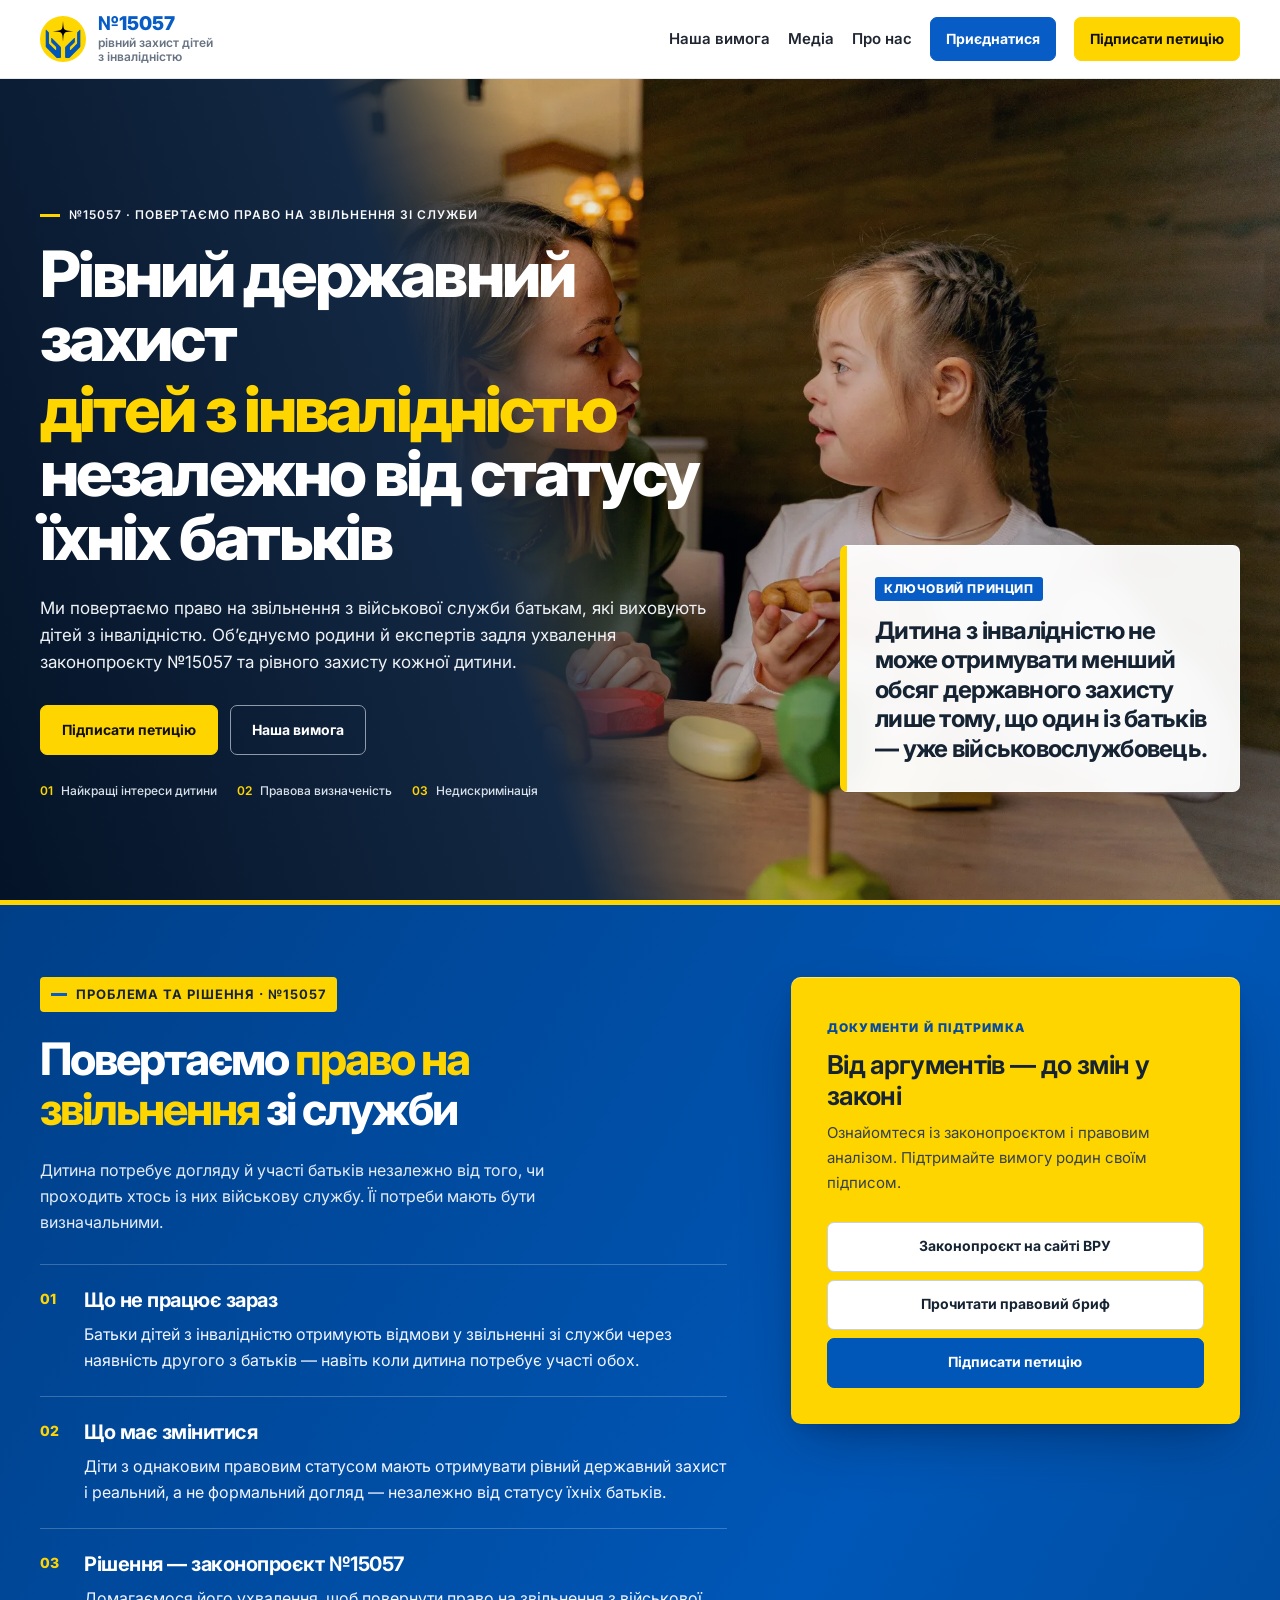
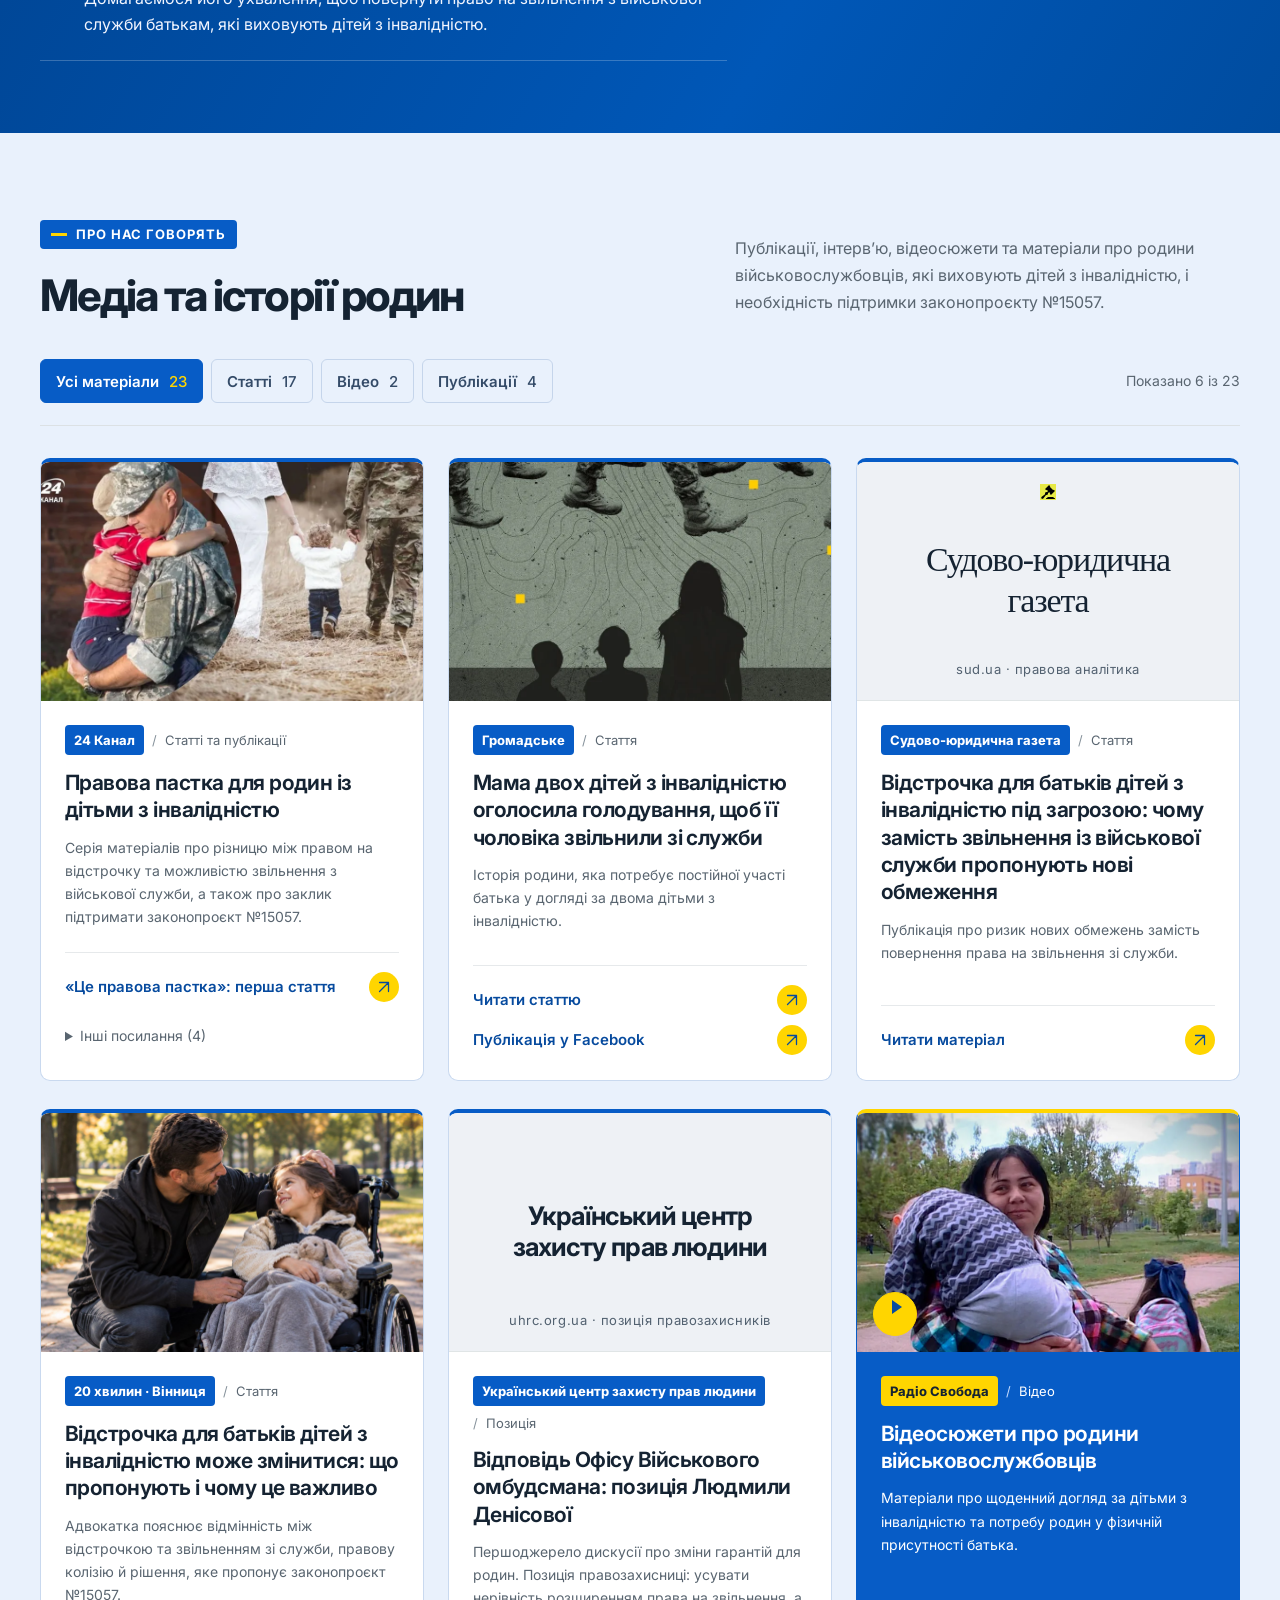
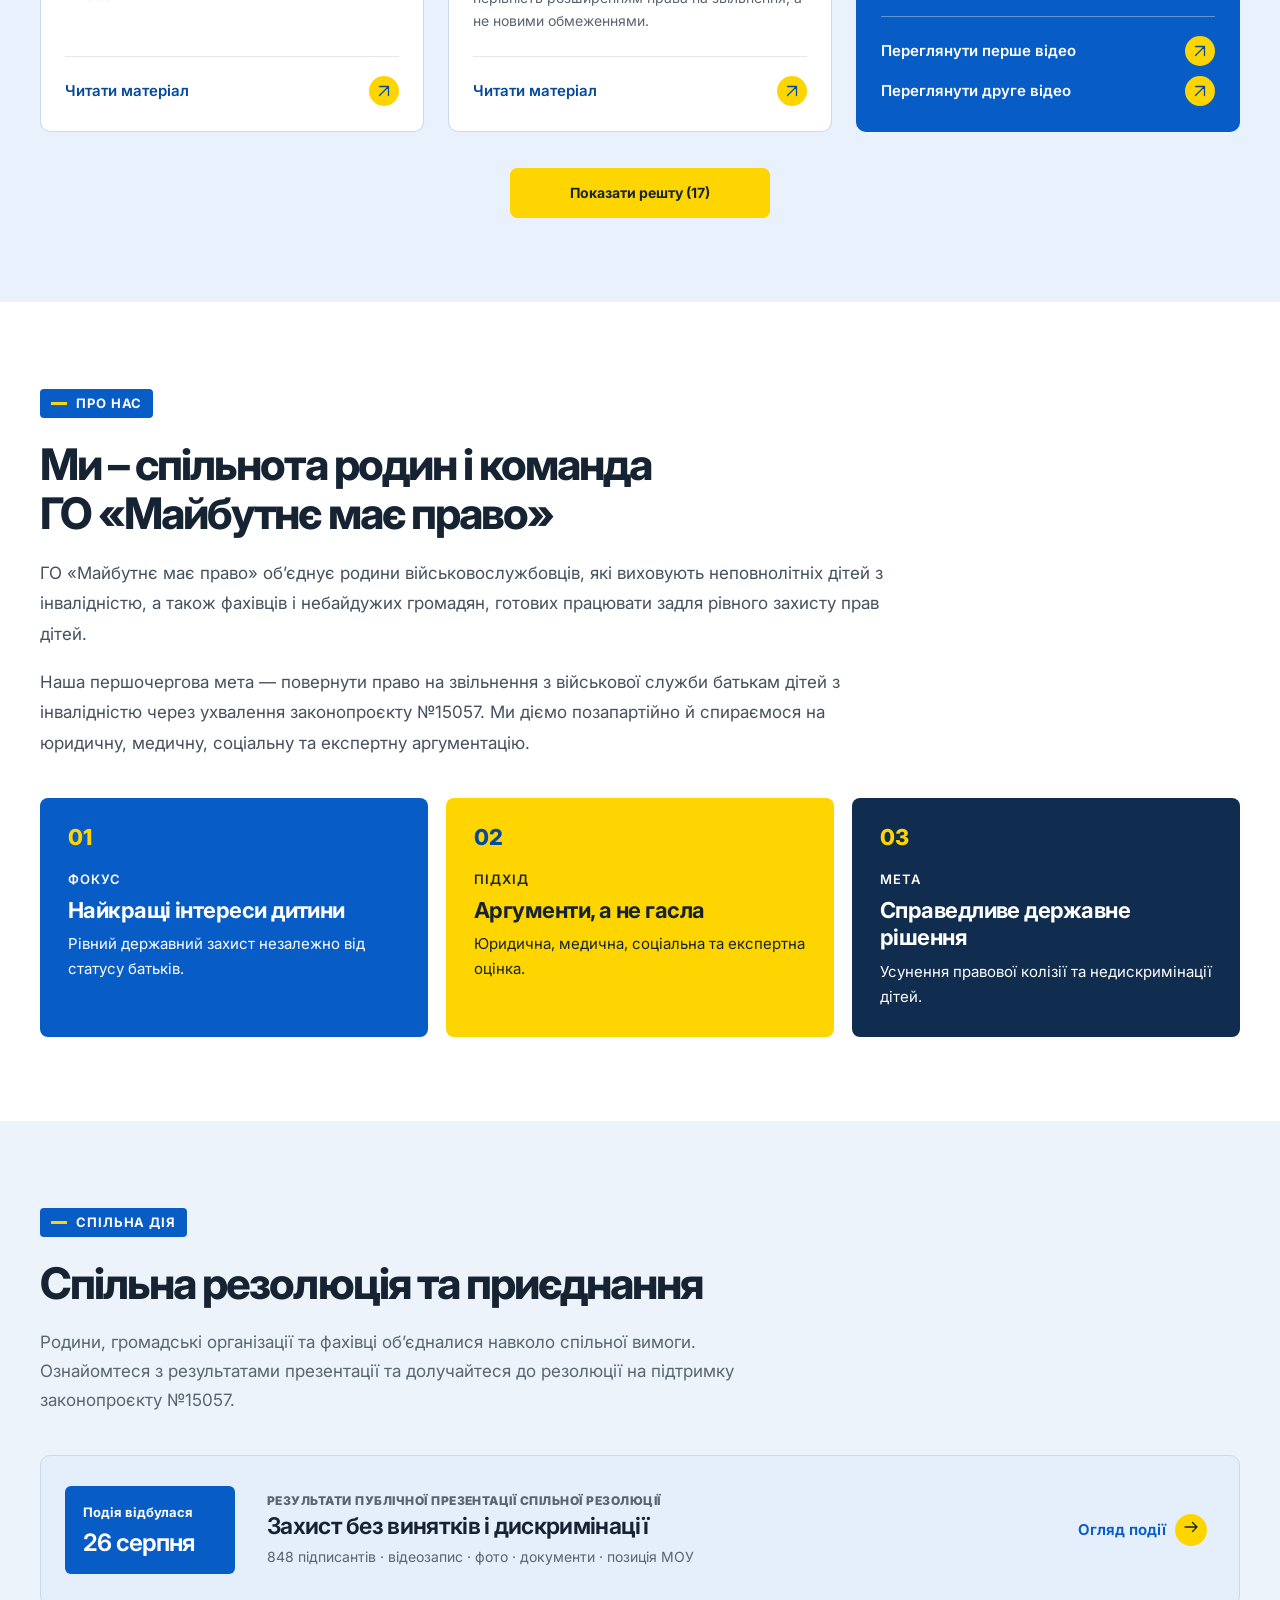
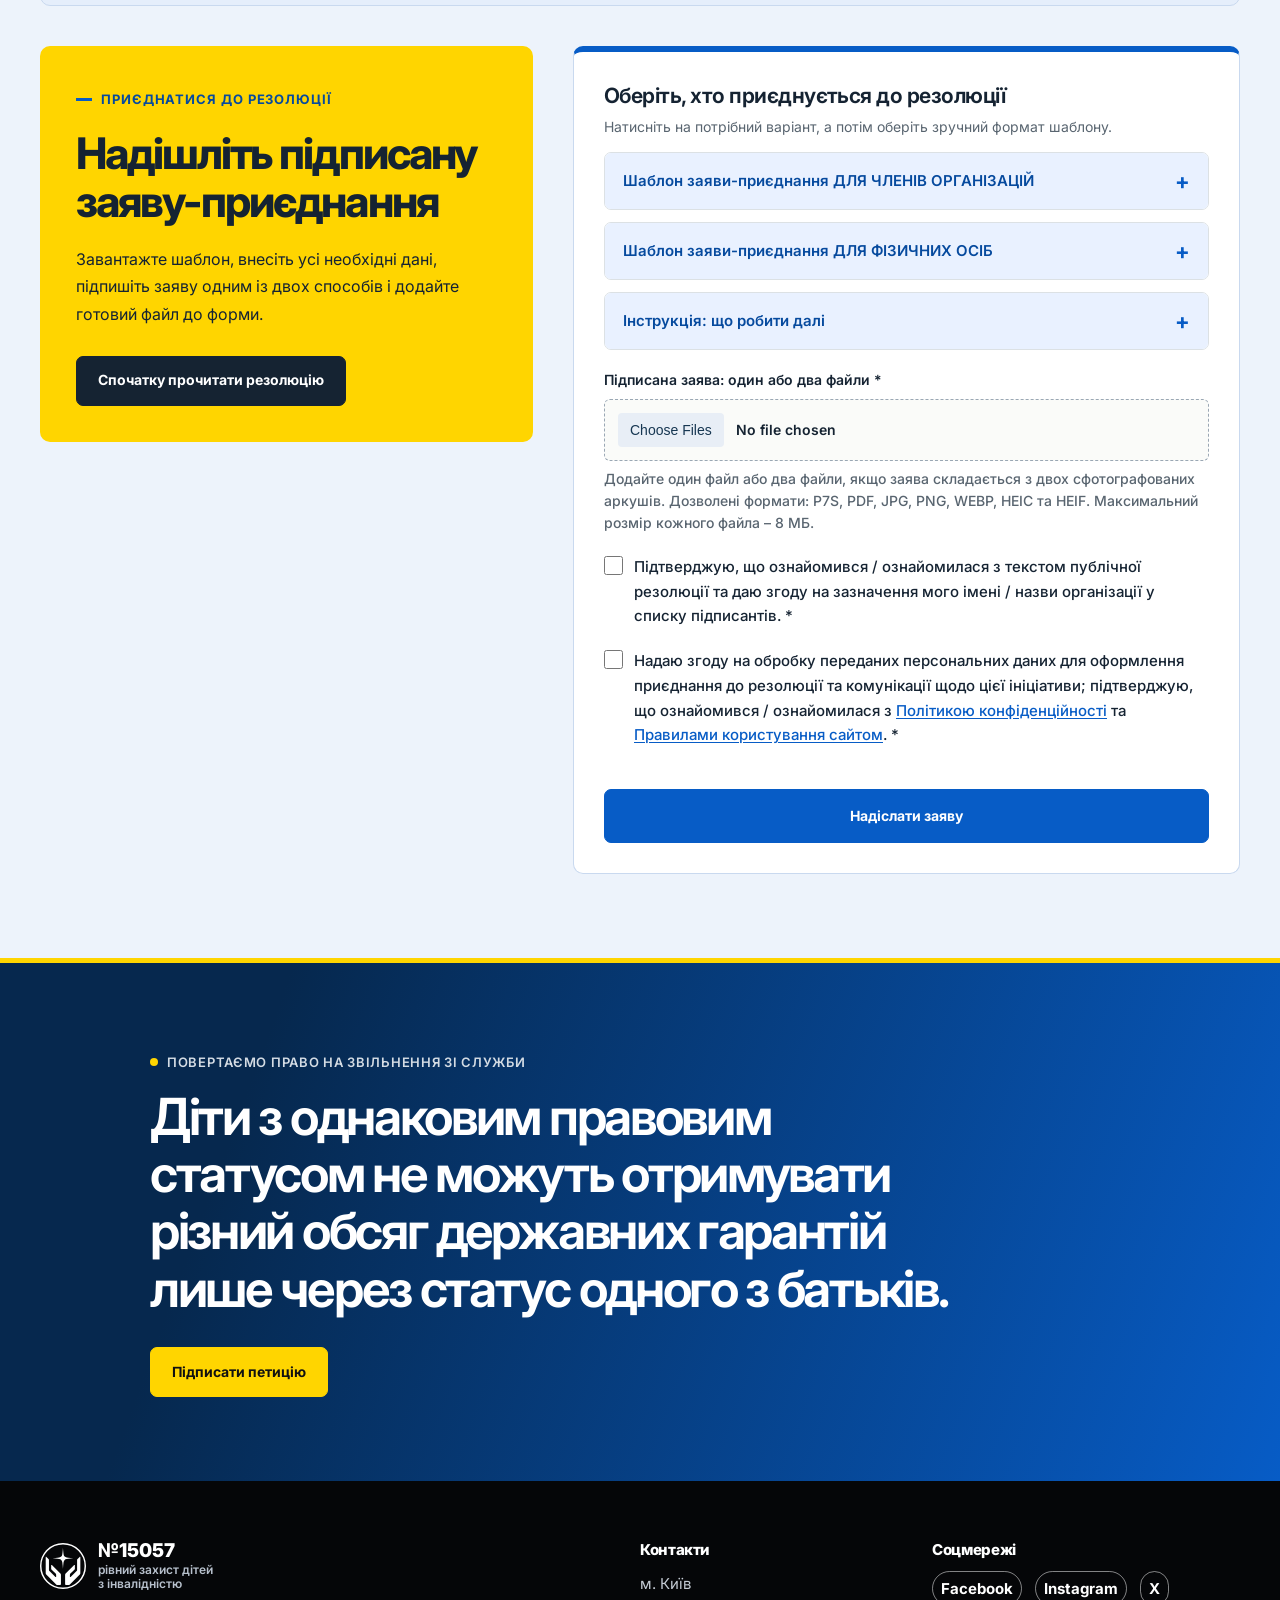
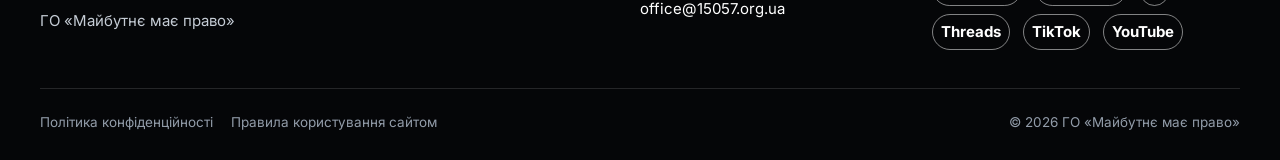
<file: index.html>
<!DOCTYPE html>

<html lang="uk">
<head>
<meta name="robots" content="noindex, nofollow">
<script defer src="/preview-mode.js"></script>
<meta charset="utf-8"/>
<meta content="width=device-width, initial-scale=1" name="viewport"/>
<title>Рівний захист дітей з інвалідністю | Законопроєкт №15057</title>
<meta content="Повертаємо право на звільнення з військової служби батькам дітей з інвалідністю. ГО «Майбутнє має право»: законопроєкт №15057, історії родин і способи підтримати ініціативу." name="description"/>

<meta content="#0e2038" name="theme-color"/>
<link href="https://15057.org.ua/" rel="canonical"/>
<meta content="uk_UA" property="og:locale"/>
<meta content="website" property="og:type"/>
<meta content="ГО «Майбутнє має право» · №15057" property="og:site_name"/>
<meta content="Рівний державний захист дітей з інвалідністю" property="og:title"/>
<meta content="Повертаємо право на звільнення зі служби батькам дітей з інвалідністю. Підтримайте законопроєкт №15057 та рівний захист дітей незалежно від статусу їхніх батьків." property="og:description"/>
<meta content="https://15057.org.ua/" property="og:url"/>
<meta content="https://15057.org.ua/assets/hero-family.webp" property="og:image"/>
<meta content="Рівний державний захист дітей з інвалідністю" property="og:image:alt"/>
<meta content="summary_large_image" name="twitter:card"/>
<meta content="Рівний державний захист дітей з інвалідністю" name="twitter:title"/>
<meta content="Повертаємо право на звільнення зі служби батькам дітей з інвалідністю. Ініціатива на підтримку законопроєкту №15057." name="twitter:description"/>
<meta content="https://15057.org.ua/assets/hero-family.webp" name="twitter:image"/>
  <meta name="facebook-domain-verification" content="3u1ors238sh7xvao89wrvj93m7zm26" />
<link rel="alternate" hreflang="uk" href="https://15057.org.ua/">
<link rel="alternate" hreflang="en" href="https://15057.org.ua/en/">
<link rel="alternate" hreflang="x-default" href="https://15057.org.ua/">
 <style>
    html {
      background: #ffffff;
    }

    body {
      opacity: 0;
      background: #ffffff;
    }

    body.page-ready {
      opacity: 1;
    }
  </style>

  <link rel="stylesheet" href="styles.css">
  <link rel="stylesheet" href="home-refined.css">

  <!-- Layout changes are scoped to this Ukrainian homepage only. -->
  <style id="homepage-structure">
    .home-refined #bill { position: relative; border-top: 5px solid var(--yellow); }
    .home-refined .section-anchor { position: absolute; top: 0; scroll-margin-top: var(--header-h); }
    .home-refined .campaign-layout { display: grid; grid-template-columns: minmax(0, 1.3fr) minmax(0, .85fr); gap: 64px; align-items: start; }
    .home-refined #bill .current-agenda-heading > p:last-of-type { margin-bottom: 28px; }
    .home-refined #bill .current-agenda-points article { grid-template-columns: 28px minmax(0, 1fr); gap: 8px 16px; padding: 22px 0; }
    .home-refined #bill .current-agenda-points p { grid-column: 2; color: #f1f5ff; }
    .home-refined #bill .current-agenda-points h3 { font-size: 20px; }
    .home-refined #bill :focus-visible { outline-color: var(--yellow); }
    .home-refined #bill .doc-card :focus-visible { outline-color: var(--blue-dark); }
    .home-refined #bill .doc-card { position: sticky; top: calc(var(--header-h) + 28px); }
    .home-refined .resolution-overview { margin-bottom: 32px; }
    .home-refined #join .event-banner { display: block; border: 1px solid #c9d9ef; border-radius: 10px; margin-bottom: 40px; padding: 20px 24px; }
    .home-refined #join .event-banner-inner { width: 100%; min-height: 100px; }
    .home-refined .form-section-intro h3 { max-width: 460px; margin: 0 0 20px; font-size: clamp(32px, 3.4vw, 46px); line-height: 1.12; font-weight: 750; letter-spacing: -.045em; text-wrap: balance; }
    @media (max-width: 1000px) {
      .home-refined .campaign-layout { grid-template-columns: 1fr; gap: 36px; }
      .home-refined #bill .doc-card { position: static; }
    }
    @media (max-width: 760px) {
      .home-refined #join .event-banner { padding: 20px; margin-bottom: 28px; }
      .home-refined #join .event-banner-inner { padding: 0; }
      .home-refined #bill .current-agenda-points h3 { font-size: 18px; }
      .home-refined .form-section-intro h3 { font-size: 34px; }
    }
  </style>


  <noscript>
    <style>
      body {
        opacity: 1 !important;
      }
    </style>
  </noscript>

  <script>
    window.addEventListener('load', function () {
      document.body.classList.add('page-ready');
    });
  </script>
<script defer="" src="script.js"></script>
<script defer src="home-refined.js"></script>
<link rel="icon" type="image/svg+xml" href="/assets/logo.svg">
</head>
<body class="home-refined">
<a class="skip-link" href="#main-content">Перейти до змісту</a>
<header class="site-header" id="top">
<div class="container nav-wrap">
<a aria-label="На початок сторінки" class="brand" href="#top">
<img alt="" src="assets/logo.svg"/>
<span><b>№15057</b><small>рівний захист дітей з інвалідністю</small></span>
</a>
<button aria-expanded="false" aria-label="Відкрити меню" class="nav-toggle" type="button">
<span></span><span></span><span></span>
</button>
<nav aria-label="Головна навігація" class="site-nav">
<a href="#bill">Наша вимога</a>
<a href="#media">Медіа</a>
<a href="#about">Про нас</a>
<a class="nav-cta nav-cta-primary" href="#join">Приєднатися</a>
<a class="nav-cta" href="https://petition.kmu.gov.ua/petitions/10608" target="_blank" rel="noopener">Підписати петицію</a>
</nav>
</div>
</header>
<main id="main-content">
<section class="hero section">
<div class="container hero-grid">
<div class="hero-copy">
<p class="eyebrow">№15057 · повертаємо право на звільнення зі служби</p>
<h1 class="hero-title">
<span class="hero-title-main">Рівний державний захист</span>
<span class="hero-title-accent"><mark>дітей з інвалідністю</mark> незалежно від статусу їхніх батьків</span>
</h1><figure class="hero-mobile-photo"><img alt="Доросла жінка спілкується з дитиною під час розвивального заняття" decoding="async" loading="eager" src="assets/hero-mobile-square.webp"/></figure>
<p class="lead">Ми повертаємо право на звільнення з військової служби батькам, які виховують дітей з інвалідністю. Об’єднуємо родини й експертів задля ухвалення законопроєкту №15057 та рівного захисту кожної дитини.</p>
<div class="hero-actions">
<a class="button primary" href="https://petition.kmu.gov.ua/petitions/10608" target="_blank" rel="noopener">Підписати петицію</a>
<a class="button secondary" href="#bill">Наша вимога</a>
</div>
<div aria-label="Ключові принципи" class="hero-principles">
<span><i>01</i> Найкращі інтереси дитини</span>
<span><i>02</i> Правова визначеність</span>
<span><i>03</i> Недискримінація</span>
</div>
</div>
<aside aria-label="Ключовий принцип" class="hero-visual">
<div class="hero-card">
<div class="hero-card-head">
<b>Ключовий принцип</b>
</div>
<blockquote>Дитина з інвалідністю не може отримувати менший обсяг державного захисту лише тому, що один із батьків — уже військовослужбовець.</blockquote>
</div>
</aside>
</div>
</section>
<section class="section current-agenda" id="bill" aria-labelledby="bill-title">
<span id="now" class="section-anchor" aria-hidden="true"></span>
<div class="container campaign-layout">
  <div class="current-agenda-heading">
    <p class="eyebrow">Проблема та рішення · №15057</p>
    <h2 id="bill-title">Повертаємо <mark>право на звільнення</mark> зі служби</h2>
    <p>Дитина потребує догляду й участі батьків незалежно від того, чи проходить хтось із них військову службу. Її потреби мають бути визначальними.</p>
    <div class="current-agenda-points">
      <article>
        <span>01</span>
        <h3>Що не працює зараз</h3>
        <p>Батьки дітей з інвалідністю отримують відмови у звільненні зі служби через наявність другого з батьків — навіть коли дитина потребує участі обох.</p>
      </article>
      <article>
        <span>02</span>
        <h3>Що має змінитися</h3>
        <p>Діти з однаковим правовим статусом мають отримувати рівний державний захист і реальний, а не формальний догляд — незалежно від статусу їхніх батьків.</p>
      </article>
      <article>
        <span>03</span>
        <h3>Рішення — законопроєкт №15057</h3>
        <p>Домагаємося його ухвалення, щоб повернути право на звільнення з військової служби батькам, які виховують дітей з інвалідністю.</p>
      </article>
    </div>
  </div>
  <aside class="doc-card" aria-labelledby="bill-documents-title">
    <span>Документи й підтримка</span>
    <h3 id="bill-documents-title">Від аргументів — до змін у законі</h3>
    <p>Ознайомтеся із законопроєктом і правовим аналізом. Підтримайте вимогу родин своїм підписом.</p>
    <a class="button ghost full" href="https://itd.rada.gov.ua/billinfo/Bills/Card/69674" rel="noopener" target="_blank">Законопроєкт на сайті ВРУ</a>
    <button class="button ghost full" data-open-modal="law-brief-modal" type="button">Прочитати правовий бриф</button>
    <a class="button secondary full" href="https://petition.kmu.gov.ua/petitions/10608" rel="noopener" target="_blank">Підписати петицію</a>
  </aside>
</div>
</section>
<section class="section section-soft media-section" id="media">
  <div class="container">
    <div class="media-heading">
    <div>
    <p class="eyebrow">Про нас говорять</p>
    <h2>Медіа та історії родин</h2>
    </div>

    <p class="section-intro">
      Публікації, інтерв’ю, відеосюжети та матеріали про родини
      військовослужбовців, які виховують дітей з інвалідністю,
      і необхідність підтримки законопроєкту №15057.
    </p>
    </div>
    <div class="media-toolbar" hidden>
      <div class="media-filters" role="group" aria-label="Тип матеріалів">
        <button type="button" data-media-filter="all" aria-pressed="true">Усі матеріали <span>23</span></button>
        <button type="button" data-media-filter="article" aria-pressed="false">Статті <span>17</span></button>
        <button type="button" data-media-filter="video" aria-pressed="false">Відео <span>2</span></button>
        <button type="button" data-media-filter="social" aria-pressed="false">Публікації <span>4</span></button>
      </div>
      <p class="media-count" role="status" aria-live="polite"></p>
    </div>
    <div class="media-grid" id="media-results">

      <article class="media-card media-card-wide" data-media-type="article">
        <a class="media-cover" href="https://24tv.ua/law/tse-pravova-pastka-chomu-rodini-osoblivimi-ditmi-ne-mozhut-povernuti_n3095006" target="_blank" rel="noopener noreferrer" aria-label="24 Канал: відкрити статтю">
          <span class="media-cover-fallback" aria-hidden="true">24 Канал</span>
          <img src="assets/media/24tv.webp" alt="Фото з матеріалу 24 Каналу про правову нерівність" width="720" height="450" loading="lazy" decoding="async">
        </a>
        <div class="media-card-top">
          <span class="media-outlet">24 Канал</span>
          <span class="media-kind">Статті та публікації</span>
        </div>

        <h3>Правова пастка для родин із дітьми з інвалідністю</h3>

        <p>
          Серія матеріалів про різницю між правом на відстрочку
          та можливістю звільнення з військової служби,
          а також про заклик підтримати законопроєкт №15057.
        </p>

        <div class="media-links">
          <a
            href="https://24tv.ua/law/tse-pravova-pastka-chomu-rodini-osoblivimi-ditmi-ne-mozhut-povernuti_n3095006"
            rel="noopener noreferrer"
            target="_blank"
          >
            <span>«Це правова пастка»: перша стаття</span>
            <b aria-hidden="true">↗</b>
          </a>

          <a
            href="https://24tv.ua/law/verhovnu-radu-zaklikayut-uhvaliti-zakonoproyekt-15057-shho-kazhut_n3109324"
            rel="noopener noreferrer"
            target="_blank"
          >
            <span>Заклик ухвалити законопроєкт №15057</span>
            <b aria-hidden="true">↗</b>
          </a>

          <a
            href="https://www.facebook.com/share/p/1NMh7XBr1J/"
            rel="noopener noreferrer"
            target="_blank"
          >
            <span>Публікація у Facebook №1</span>
            <b aria-hidden="true">↗</b>
          </a>

          <a
            href="https://www.facebook.com/share/p/1EkaJLdx1A/"
            rel="noopener noreferrer"
            target="_blank"
          >
            <span>Публікація у Facebook №2</span>
            <b aria-hidden="true">↗</b>
          </a>

          <a
            href="https://www.facebook.com/share/p/1H12AnJFvg/"
            rel="noopener noreferrer"
            target="_blank"
          >
            <span>Публікація у Facebook №3</span>
            <b aria-hidden="true">↗</b>
          </a>
        </div>
      </article>

      <article class="media-card" data-media-type="article">
        <a class="media-cover" href="https://hromadske.ua/suspilstvo/264101-mama-dvokh-ditey-z-invalidnistiu-oholosyla-holoduvannia-shchob-yiyi-cholovika-zvilnyly-zi-sluzby-iaki-perspektyvy" target="_blank" rel="noopener noreferrer" aria-label="Громадське: відкрити статтю">
          <span class="media-cover-fallback" aria-hidden="true">hromadske</span>
          <img src="assets/media/hromadske.webp" alt="Фото з історії родини у виданні hromadske" width="720" height="450" loading="lazy" decoding="async">
        </a>
        <div class="media-card-top">
          <span class="media-outlet">Громадське</span>
          <span class="media-kind">Стаття</span>
        </div>

        <h3>
          Мама двох дітей з інвалідністю оголосила голодування,
          щоб її чоловіка звільнили зі служби
        </h3>

        <p>
          Історія родини, яка потребує постійної участі батька
          у догляді за двома дітьми з інвалідністю.
        </p>

        <div class="media-links">
          <a
            href="https://hromadske.ua/suspilstvo/264101-mama-dvokh-ditey-z-invalidnistiu-oholosyla-holoduvannia-shchob-yiyi-cholovika-zvilnyly-zi-sluzby-iaki-perspektyvy"
            rel="noopener noreferrer"
            target="_blank"
          >
            <span>Читати статтю</span>
            <b aria-hidden="true">↗</b>
          </a>

          <a
            href="https://www.facebook.com/share/p/194J1foiYF/"
            rel="noopener noreferrer"
            target="_blank"
          >
            <span>Публікація у Facebook</span>
            <b aria-hidden="true">↗</b>
          </a>
        </div>
      </article>

      <article class="media-card" data-media-type="article">
        <a class="media-cover media-cover-brand" href="https://sud.ua/uk/news/publication/374675-vidstrochka-dlia-batkiv-ditei-z-invalidnistiu-pid-zahrozoiu-chomu-zamist-zvilnennia-iz-viiskovoi-sluzhby-proponuiut-novi-obmezhennia" target="_blank" rel="noopener noreferrer" aria-label="Судово-юридична газета: відкрити матеріал">
          <img class="media-source-icon" src="assets/media/sud-logo.png" alt="" width="16" height="16" loading="lazy"><span class="media-cover-fallback">Судово-юридична<br>газета</span>
          <span class="media-brand-domain" aria-hidden="true">sud.ua · правова аналітика</span>
        </a>
        <div class="media-card-top">
          <span class="media-outlet">Судово-юридична газета</span>
          <span class="media-kind">Стаття</span>
        </div>
        <h3>Відстрочка для батьків дітей з інвалідністю під загрозою: чому замість звільнення із військової служби пропонують нові обмеження</h3>
        <p>Публікація про ризик нових обмежень замість повернення права на звільнення зі служби.</p>
        <div class="media-links">
          <a href="https://sud.ua/uk/news/publication/374675-vidstrochka-dlia-batkiv-ditei-z-invalidnistiu-pid-zahrozoiu-chomu-zamist-zvilnennia-iz-viiskovoi-sluzhby-proponuiut-novi-obmezhennia" rel="noopener noreferrer" target="_blank"><span>Читати матеріал</span><b aria-hidden="true">↗</b></a>
        </div>
      </article>

      <article class="media-card" data-media-type="article">
        <a class="media-cover" href="https://vn.20minut.ua/Podii/vidstrochka-dlya-batkiv-ditey-z-invalidnistyu-mozhe-zminitisya-scho-pr-12010057.html" target="_blank" rel="noopener noreferrer" aria-label="20 хвилин · Вінниця: відкрити матеріал">
          <span class="media-cover-fallback" aria-hidden="true">20 хвилин · Вінниця</span>
          <img src="assets/media/october-20min.jpg" alt="Обкладинка матеріалу: 20 хвилин · Вінниця" width="720" height="450" loading="lazy" decoding="async">
        </a>
        <div class="media-card-top">
          <span class="media-outlet">20 хвилин · Вінниця</span>
          <span class="media-kind">Стаття</span>
        </div>
        <h3>Відстрочка для батьків дітей з інвалідністю може змінитися: що пропонують і чому це важливо</h3>
        <p>Адвокатка пояснює відмінність між відстрочкою та звільненням зі служби, правову колізію й рішення, яке пропонує законопроєкт №15057.</p>
        <div class="media-links">
          <a href="https://vn.20minut.ua/Podii/vidstrochka-dlya-batkiv-ditey-z-invalidnistyu-mozhe-zminitisya-scho-pr-12010057.html" rel="noopener noreferrer" target="_blank"><span>Читати матеріал</span><b aria-hidden="true">↗</b></a>
        </div>
      </article>

      <article class="media-card" data-media-type="article">
        <a class="media-cover media-cover-brand" href="https://uhrc.org.ua/%d0%bd%d0%b0%d1%88%d1%96-%d0%bd%d0%be%d0%b2%d0%b8%d0%bd%d0%b8/%d0%b2%d1%96%d0%b4%d1%81%d1%82%d1%80%d0%be%d1%87%d0%ba%d0%b8-%d0%b2%d1%96%d0%b4-%d0%bc%d0%be%d0%b1%d1%96%d0%bb%d1%96%d0%b7%d0%b0%d1%86%d1%96%d1%97-%d0%b4%d0%bb%d1%8f-%d1%80%d0%be%d0%b4%d0%b8%d0%bd/" target="_blank" rel="noopener noreferrer" aria-label="Український центр захисту прав людини: відкрити матеріал">
          <span class="media-cover-fallback media-publisher-title">Український центр<br>захисту прав людини</span>
          <span class="media-brand-domain" aria-hidden="true">uhrc.org.ua · позиція правозахисників</span>
        </a>
        <div class="media-card-top">
          <span class="media-outlet">Український центр захисту прав людини</span>
          <span class="media-kind">Позиція</span>
        </div>
        <h3>Відповідь Офісу Військового омбудсмана: позиція Людмили Денісової</h3>
        <p>Першоджерело дискусії про зміни гарантій для родин. Позиція правозахисниці: усувати нерівність розширенням права на звільнення, а не новими обмеженнями.</p>
        <div class="media-links">
          <a href="https://uhrc.org.ua/%d0%bd%d0%b0%d1%88%d1%96-%d0%bd%d0%be%d0%b2%d0%b8%d0%bd%d0%b8/%d0%b2%d1%96%d0%b4%d1%81%d1%82%d1%80%d0%be%d1%87%d0%ba%d0%b8-%d0%b2%d1%96%d0%b4-%d0%bc%d0%be%d0%b1%d1%96%d0%bb%d1%96%d0%b7%d0%b0%d1%86%d1%96%d1%97-%d0%b4%d0%bb%d1%8f-%d1%80%d0%be%d0%b4%d0%b8%d0%bd/" rel="noopener noreferrer" target="_blank"><span>Читати матеріал</span><b aria-hidden="true">↗</b></a>
        </div>
      </article>

      <article class="media-card" data-media-type="video">
        <a class="media-cover media-cover-video" href="https://www.facebook.com/reel/977636208365276" target="_blank" rel="noopener noreferrer" aria-label="Радіо Свобода: переглянути відео">
          <span class="media-cover-fallback" aria-hidden="true">Радіо Свобода</span>
          <img src="assets/media/svoboda.webp" alt="Кадр із сюжету «Радіо Свобода»" width="720" height="450" loading="lazy" decoding="async">
          <span class="media-play" aria-hidden="true">▶</span>
        </a>
        <div class="media-card-top">
          <span class="media-outlet">Радіо Свобода</span>
          <span class="media-kind">Відео</span>
        </div>

        <h3>Відеосюжети про родини військовослужбовців</h3>

        <p>
          Матеріали про щоденний догляд за дітьми з інвалідністю
          та потребу родин у фізичній присутності батька.
        </p>

        <div class="media-links">
          <a
            href="https://www.facebook.com/reel/977636208365276"
            rel="noopener noreferrer"
            target="_blank"
          >
            <span>Переглянути перше відео</span>
            <b aria-hidden="true">↗</b>
          </a>

          <a
            href="https://www.facebook.com/share/r/1LBZR3vjsb/"
            rel="noopener noreferrer"
            target="_blank"
          >
            <span>Переглянути друге відео</span>
            <b aria-hidden="true">↗</b>
          </a>
        </div>
      </article>

      <article class="media-card" data-media-type="article">
        <a class="media-cover media-cover-brand" href="https://sud.ua/uk/news/publication/375091-vidstrochka-dlia-batkiv-ditei-z-invalidnistiu-pid-pytanniam-tiahar-mobilizatsii-khochut-pereklasty-na-tiazhkokhvorykh-ditei" target="_blank" rel="noopener noreferrer" aria-label="Судово-юридична газета: відкрити матеріал">
          <img class="media-source-icon" src="assets/media/sud-logo.png" alt="" width="16" height="16" loading="lazy"><span class="media-cover-fallback">Судово-юридична<br>газета</span>
          <span class="media-brand-domain" aria-hidden="true">sud.ua · права дитини</span>
        </a>
        <div class="media-card-top">
          <span class="media-outlet">Судово-юридична газета</span>
          <span class="media-kind">Стаття</span>
        </div>
        <h3>Відстрочка для батьків дітей з інвалідністю під питанням: тягар мобілізації хочуть перекласти на тяжкохворих дітей</h3>
        <p>Матеріал про ризики для дітей з інвалідністю в дискусії щодо зміни сімейних гарантій.</p>
        <div class="media-links">
          <a href="https://sud.ua/uk/news/publication/375091-vidstrochka-dlia-batkiv-ditei-z-invalidnistiu-pid-pytanniam-tiahar-mobilizatsii-khochut-pereklasty-na-tiazhkokhvorykh-ditei" rel="noopener noreferrer" target="_blank"><span>Читати матеріал</span><b aria-hidden="true">↗</b></a>
        </div>
      </article>

      <article class="media-card media-card-wide" data-media-type="article">
        <a class="media-cover media-cover-brand" href="https://sud.ua/uk/news/publication/366056-batky-tiazhkokhvorykh-ditei-ne-mozhut-zvilnytysia-z-armii-chomu-rodyny-chekaiut-na-zakonoproiekt-15057" target="_blank" rel="noopener noreferrer" aria-label="Судово-юридична газета: відкрити матеріал">
          <img class="media-source-icon" src="assets/media/sud-logo.png" alt="" width="16" height="16" loading="lazy">
          <span class="media-cover-fallback">Судово-юридична<br>газета</span>
          <span class="media-brand-domain" aria-hidden="true">sud.ua · правова аналітика</span>
        </a>
        <div class="media-card-top">
          <span class="media-outlet">Судово-юридична газета</span>
          <span class="media-kind">Правова аналітика</span>
        </div>

        <h3>
          Чому держава має усунути правову нерівність для батьків
          дітей з інвалідністю
        </h3>

        <p>
          Серія правових матеріалів про неможливість звільнення
          військовослужбовців за сімейними обставинами та втрату
          сімейних гарантій після мобілізації.
        </p>

        <div class="media-links">
          <a
            href="https://sud.ua/uk/news/publication/366056-batky-tiazhkokhvorykh-ditei-ne-mozhut-zvilnytysia-z-armii-chomu-rodyny-chekaiut-na-zakonoproiekt-15057"
            rel="noopener noreferrer"
            target="_blank"
          >
            <span>Чому родини чекають на законопроєкт №15057</span>
            <b aria-hidden="true">↗</b>
          </a>

          <a
            href="https://sud.ua/uk/news/publication/366865-batky-ditei-z-invalidnistiu-pislia-mobilizatsii-vtrachaiut-pravo-na-simeini-harantii-chomu-derzhava-maie-usunuty-pravovu-nerivnist"
            rel="noopener noreferrer"
            target="_blank"
          >
            <span>Про втрату сімейних гарантій після мобілізації</span>
            <b aria-hidden="true">↗</b>
          </a>

          <a
            href="https://www.facebook.com/share/p/1H5HfkbJh3/"
            rel="noopener noreferrer"
            target="_blank"
          >
            <span>Публікація у Facebook №1</span>
            <b aria-hidden="true">↗</b>
          </a>

          <a
            href="https://www.facebook.com/share/p/184mcPNgMf/"
            rel="noopener noreferrer"
            target="_blank"
          >
            <span>Публікація у Facebook №2</span>
            <b aria-hidden="true">↗</b>
          </a>
        </div>
      </article>

      <article class="media-card" data-media-type="article">
        <a class="media-cover" href="https://suspilne.media/cherkasy/1320993-a-na-mezi-povnogo-visnazenna-cerkasanka-prosit-dozvoliti-zvilnati-vid-sluzbi-batkiv-ditej-z-invalidnistu/" target="_blank" rel="noopener noreferrer" aria-label="Суспільне Черкаси: відкрити статтю">
          <span class="media-cover-fallback" aria-hidden="true">Суспільне<br>Черкаси</span>
          <img src="assets/media/suspilne.webp" alt="Фото з репортажу Суспільне Черкаси" width="720" height="450" loading="lazy" decoding="async">
        </a>
        <div class="media-card-top">
          <span class="media-outlet">Суспільне Черкаси</span>
          <span class="media-kind">Стаття</span>
        </div>

        <h3>
          «Я на межі повного виснаження»: черкащанка просить дозволити
          звільняти від служби батьків дітей з інвалідністю
        </h3>

        <p>
          Історія мами, яка самостійно забезпечує лікування,
          реабілітацію та постійний догляд за дітьми.
        </p>

        <div class="media-links">
          <a
            href="https://suspilne.media/cherkasy/1320993-a-na-mezi-povnogo-visnazenna-cerkasanka-prosit-dozvoliti-zvilnati-vid-sluzbi-batkiv-ditej-z-invalidnistu/"
            rel="noopener noreferrer"
            target="_blank"
          >
            <span>Читати статтю</span>
            <b aria-hidden="true">↗</b>
          </a>
        </div>
      </article>

      <article class="media-card" data-media-type="article">
        <a class="media-cover" href="https://kp.ua/ua/politics/a737276-prizov-batkiv-ditej-z-invalidnistju-shcho-khochut-zminiti-v-pravilakh-mobilizatsiji" target="_blank" rel="noopener noreferrer" aria-label="Коротко про: відкрити матеріал">
          <span class="media-cover-fallback" aria-hidden="true">Коротко про</span>
          <img src="assets/media/october-kp-changes.jpg" alt="Обкладинка матеріалу: Коротко про" width="720" height="450" loading="lazy" decoding="async">
        </a>
        <div class="media-card-top">
          <span class="media-outlet">Коротко про</span>
          <span class="media-kind">Стаття</span>
        </div>
        <h3>Призов батьків дітей з інвалідністю: що хочуть змінити в правилах мобілізації</h3>
        <p>Огляд пропозицій із коментарем адвоката: чому однакові потреби дітей не мають призводити до звуження сімейних гарантій.</p>
        <div class="media-links">
          <a href="https://kp.ua/ua/politics/a737276-prizov-batkiv-ditej-z-invalidnistju-shcho-khochut-zminiti-v-pravilakh-mobilizatsiji" rel="noopener noreferrer" target="_blank"><span>Читати матеріал</span><b aria-hidden="true">↗</b></a>
        </div>
      </article>

      <article class="media-card" data-media-type="article">
        <a class="media-cover" href="https://kp.ua/ua/politics/a732400-vijskovikh-ne-vidpuskajut-dohljadati-ditej-z-invalidnistju-a-tsivilnim-dajut-vidstrochku" target="_blank" rel="noopener noreferrer" aria-label="КП в Україні: відкрити статтю">
          <span class="media-cover-fallback" aria-hidden="true">КП в Україні</span>
          <img src="assets/media/kp.webp" alt="Фото з матеріалу «КП в Україні»" width="720" height="450" loading="lazy" decoding="async">
        </a>
        <div class="media-card-top">
          <span class="media-outlet">КП в Україні</span>
          <span class="media-kind">Стаття</span>
        </div>

        <h3>
          Військових не відпускають доглядати дітей з інвалідністю,
          а цивільним дають відстрочку
        </h3>

        <p>
          Матеріал про правову колізію, через яку однакові сімейні
          обставини мають різні юридичні наслідки.
        </p>

        <div class="media-links">
          <a
            href="https://kp.ua/ua/politics/a732400-vijskovikh-ne-vidpuskajut-dohljadati-ditej-z-invalidnistju-a-tsivilnim-dajut-vidstrochku"
            rel="noopener noreferrer"
            target="_blank"
          >
            <span>Читати статтю</span>
            <b aria-hidden="true">↗</b>
          </a>

          <a
            href="https://www.facebook.com/share/p/1Tsv8dKiXf/"
            rel="noopener noreferrer"
            target="_blank"
          >
            <span>Публікація у Facebook</span>
            <b aria-hidden="true">↗</b>
          </a>
        </div>
      </article>

      <article class="media-card" data-media-type="social">
        <a class="media-cover media-cover-contain" href="https://www.facebook.com/oksana.levkova.52/posts/28290846043949741/" target="_blank" rel="noopener noreferrer" aria-label="Оксана Левкова: відкрити публікацію">
          <span class="media-cover-fallback" aria-hidden="true">Оксана Левкова</span>
          <img src="assets/media/october-levkova.jpg" alt="Прев’ю публікації Оксани Левкової" width="720" height="450" loading="lazy" decoding="async">
        </a>
        <div class="media-card-top">
          <span class="media-outlet">Оксана Левкова</span>
          <span class="media-kind">Facebook</span>
        </div>

        <h3>Публікації на підтримку законопроєкту №15057</h3>

        <p>
          Матеріали про правову колізію та становище родин,
          у яких діти з інвалідністю залишаються без допомоги батька.
        </p>

        <div class="media-links">
          <a href="https://www.facebook.com/oksana.levkova.52/posts/28290846043949741/" rel="noopener noreferrer" target="_blank"><span>Історія родини зі Слобожанщини</span><b aria-hidden="true">↗</b></a>
          <a
            href="https://www.facebook.com/share/p/1KU91Qg9CC/"
            rel="noopener noreferrer"
            target="_blank"
          >
            <span>Перша публікація</span>
            <b aria-hidden="true">↗</b>
          </a>

          <a
            href="https://www.facebook.com/share/p/1Bb8YQneY5/"
            rel="noopener noreferrer"
            target="_blank"
          >
            <span>Друга публікація</span>
            <b aria-hidden="true">↗</b>
          </a>
        </div>
      </article>

      <article class="media-card" data-media-type="article">
        <a class="media-cover" href="https://minfin.com.ua/ua/2026/05/14/173827290/" target="_blank" rel="noopener noreferrer" aria-label="Мінфін: відкрити матеріал">
          <span class="media-cover-fallback" aria-hidden="true">Мінфін</span>
          <img src="assets/media/minfin.webp" alt="Фото з матеріалу видання «Мінфін»" width="720" height="450" loading="lazy" decoding="async">
        </a>
        <div class="media-card-top">
          <span class="media-outlet">Мінфін</span>
          <span class="media-kind">Стаття</span>
        </div>

        <h3>Матеріал про ситуацію родин та законопроєкт №15057</h3>

        <p>
          Публікація про проблему нерівного захисту дітей з інвалідністю
          після мобілізації одного з батьків.
        </p>

        <div class="media-links">
          <a
            href="https://minfin.com.ua/ua/2026/05/14/173827290/"
            rel="noopener noreferrer"
            target="_blank"
          >
            <span>Читати матеріал</span>
            <b aria-hidden="true">↗</b>
          </a>
        </div>
      </article>

      <article class="media-card" data-media-type="article">
        <a class="media-cover" href="https://expres.online/lyudi-i-problemi/mati-dvokh-ditey-z-invalidnistyu-ogolosila-goloduvannya" target="_blank" rel="noopener noreferrer" aria-label="Експрес: відкрити статтю">
          <span class="media-cover-fallback" aria-hidden="true">Експрес</span>
          <img src="assets/media/expres.webp" alt="Фото з матеріалу видання «Експрес»" width="720" height="450" loading="lazy" decoding="async">
        </a>
        <div class="media-card-top">
          <span class="media-outlet">Експрес</span>
          <span class="media-kind">Стаття</span>
        </div>

        <h3>Мати двох дітей з інвалідністю оголосила голодування</h3>

        <p>
          Матеріал про відчай родини та вимогу забезпечити рівні
          державні гарантії для дітей з інвалідністю.
        </p>

        <div class="media-links">
          <a
            href="https://expres.online/lyudi-i-problemi/mati-dvokh-ditey-z-invalidnistyu-ogolosila-goloduvannya"
            rel="noopener noreferrer"
            target="_blank"
          >
            <span>Читати статтю</span>
            <b aria-hidden="true">↗</b>
          </a>
        </div>
      </article>

      <article class="media-card" data-media-type="article">
        <a class="media-cover" href="https://24tv.ua/law/zmini-do-pravil-vidstrochki-vid-mobilizatsiyi-shho-proponuye_n3158745" target="_blank" rel="noopener noreferrer" aria-label="24 Канал: відкрити матеріал">
          <span class="media-cover-fallback" aria-hidden="true">24 Канал</span>
          <img src="assets/media/october-24tv-changes.jpg" alt="Обкладинка матеріалу: 24 Канал" width="720" height="450" loading="lazy" decoding="async">
        </a>
        <div class="media-card-top">
          <span class="media-outlet">24 Канал</span>
          <span class="media-kind">Стаття</span>
        </div>
        <h3>В Україні можуть змінити підстави для відстрочок: адвокатка розповіла про ініціативу</h3>
        <p>Дар’я Тарасенко коментує пропозиції Офісу Військового омбудсмана та пояснює різницю між обговоренням змін і ухваленим рішенням.</p>
        <div class="media-links">
          <a href="https://24tv.ua/law/zmini-do-pravil-vidstrochki-vid-mobilizatsiyi-shho-proponuye_n3158745" rel="noopener noreferrer" target="_blank"><span>Читати матеріал</span><b aria-hidden="true">↗</b></a>
        </div>
      </article>

      <article class="media-card" data-media-type="article">
        <a class="media-cover" href="https://tsn.ua/exclusive/mobilizatsiia-v-ukrayini-chastyna-cholovikiv-nezabarom-moze-vtratyty-vidstrochku-shcho-vidomo-3192055.html" target="_blank" rel="noopener noreferrer" aria-label="ТСН: відкрити матеріал">
          <span class="media-cover-fallback" aria-hidden="true">ТСН</span>
          <img src="assets/media/october-tsn.jpg" alt="Обкладинка матеріалу: ТСН" width="720" height="450" loading="lazy" decoding="async">
        </a>
        <div class="media-card-top">
          <span class="media-outlet">ТСН</span>
          <span class="media-kind">Стаття</span>
        </div>
        <h3>Мобілізація в Україні: частина чоловіків незабаром може втратити відстрочку — що відомо</h3>
        <p>Огляд можливих змін для родин людей з інвалідністю та аргументів на користь розширення права батьків на звільнення зі служби.</p>
        <div class="media-links">
          <a href="https://tsn.ua/exclusive/mobilizatsiia-v-ukrayini-chastyna-cholovikiv-nezabarom-moze-vtratyty-vidstrochku-shcho-vidomo-3192055.html" rel="noopener noreferrer" target="_blank"><span>Читати матеріал</span><b aria-hidden="true">↗</b></a>
        </div>
      </article>

      <article class="media-card" data-media-type="article">
        <a class="media-cover" href="https://focus.ua/uk/eksklyuzivy/771027-vidstrochka-vid-mobilizaciji-ta-bronyuvannya-2026-kogo-mozhut-pozbaviti-prava-ta-shcho-zminitsya-fokus" target="_blank" rel="noopener noreferrer" aria-label="Фокус: відкрити матеріал">
          <span class="media-cover-fallback" aria-hidden="true">Фокус</span>
          <img src="assets/media/october-focus.jpg" alt="Обкладинка матеріалу: Фокус" width="720" height="450" loading="lazy" decoding="async">
        </a>
        <div class="media-card-top">
          <span class="media-outlet">Фокус</span>
          <span class="media-kind">Стаття</span>
        </div>
        <h3>Без броні та права на відстрочку: кого в Україні можуть відправити до армії за новими правилами</h3>
        <p>Ширший огляд мобілізаційних пропозицій із коментарями юристів; окремо — ситуація батьків дітей з інвалідністю та законопроєкт №15057.</p>
        <div class="media-links">
          <a href="https://focus.ua/uk/eksklyuzivy/771027-vidstrochka-vid-mobilizaciji-ta-bronyuvannya-2026-kogo-mozhut-pozbaviti-prava-ta-shcho-zminitsya-fokus" rel="noopener noreferrer" target="_blank"><span>Читати матеріал</span><b aria-hidden="true">↗</b></a>
        </div>
      </article>

      <article class="media-card" data-media-type="video">
        <a class="media-cover media-cover-video" href="https://www.facebook.com/reel/1339299157566988" target="_blank" rel="noopener noreferrer" aria-label="Новини Києва: переглянути відео">
          <span class="media-cover-fallback" aria-hidden="true">Новини Києва</span>
          <img src="assets/media/kyiv.webp" alt="Кадр із відеоматеріалу «Новини Києва»" width="720" height="450" loading="lazy" decoding="async">
          <span class="media-play" aria-hidden="true">▶</span>
        </a>
        <div class="media-card-top">
          <span class="media-outlet">Новини Києва</span>
          <span class="media-kind">Відео</span>
        </div>

        <h3>Відеоматеріал про становище родин із дітьми з інвалідністю</h3>

        <p>
          Відео про проблему звільнення зі служби батьків,
          чиї діти потребують постійного догляду.
        </p>

        <div class="media-links">
          <a
            href="https://www.facebook.com/reel/1339299157566988"
            rel="noopener noreferrer"
            target="_blank"
          >
            <span>Переглянути відео</span>
            <b aria-hidden="true">↗</b>
          </a>
        </div>
      </article>

      <article class="media-card" data-media-type="social">
        <a class="media-cover media-cover-contain" href="https://www.facebook.com/share/p/1LuEo5CGzQ/" target="_blank" rel="noopener noreferrer" aria-label="Мережа батьківських організацій: відкрити публікацію">
          <span class="media-cover-fallback" aria-hidden="true">Мережа батьківських організацій</span>
          <img src="assets/media/parents.webp" alt="Прев’ю публікації Мережі батьківських організацій" width="720" height="450" loading="lazy" decoding="async">
        </a>
        <div class="media-card-top">
          <span class="media-outlet">Мережа батьківських організацій</span>
          <span class="media-kind">Facebook</span>
        </div>

        <h3>Підтримка родин та законопроєкту №15057</h3>

        <p>
          Публічна позиція представників батьківської спільноти
          щодо необхідності усунути правову нерівність.
        </p>

        <div class="media-links">
          <a
            href="https://www.facebook.com/share/p/1LuEo5CGzQ/"
            rel="noopener noreferrer"
            target="_blank"
          >
            <span>Переглянути публікацію</span>
            <b aria-hidden="true">↗</b>
          </a>
        </div>
      </article>

      <article class="media-card" data-media-type="social">
        <a class="media-cover" href="https://www.facebook.com/share/p/1962HYJ2F5/" target="_blank" rel="noopener noreferrer" aria-label="Пані в законі: відкрити публікацію">
          <span class="media-cover-fallback" aria-hidden="true">Пані в законі</span>
          <img src="assets/media/pani.webp" alt="Прев’ю публікації «Пані в законі»" width="720" height="450" loading="lazy" decoding="async">
        </a>
        <div class="media-card-top">
          <span class="media-outlet">Пані в законі</span>
          <span class="media-kind">Facebook</span>
        </div>

        <h3>Публікація про захист прав родин військовослужбовців</h3>

        <p>
          Матеріал про правову нерівність, із якою стикаються родини,
          що виховують дітей з інвалідністю.
        </p>

        <div class="media-links">
          <a
            href="https://www.facebook.com/share/p/1962HYJ2F5/"
            rel="noopener noreferrer"
            target="_blank"
          >
            <span>Переглянути публікацію</span>
            <b aria-hidden="true">↗</b>
          </a>
        </div>
      </article>

      <article class="media-card" data-media-type="article">
        <a class="media-cover media-cover-brand" href="https://sud.ua/uk/news/ukraine/374574-vidstrochku-mozhut-zalyshyty-ne-vsim-batkam-ditei-z-invalidnistiu-iaki-novi-umovy-proponuiut" target="_blank" rel="noopener noreferrer" aria-label="Судово-юридична газета: відкрити матеріал">
          <img class="media-source-icon" src="assets/media/sud-logo.png" alt="" width="16" height="16" loading="lazy"><span class="media-cover-fallback">Судово-юридична<br>газета</span>
          <span class="media-brand-domain" aria-hidden="true">sud.ua · новини</span>
        </a>
        <div class="media-card-top">
          <span class="media-outlet">Судово-юридична газета</span>
          <span class="media-kind">Стаття</span>
        </div>
        <h3>Відстрочку можуть залишити не всім батькам дітей з інвалідністю: які нові умови пропонують</h3>
        <p>Новина про запропоновані додаткові умови для батьків дітей з інвалідністю.</p>
        <div class="media-links">
          <a href="https://sud.ua/uk/news/ukraine/374574-vidstrochku-mozhut-zalyshyty-ne-vsim-batkam-ditei-z-invalidnistiu-iaki-novi-umovy-proponuiut" rel="noopener noreferrer" target="_blank"><span>Читати матеріал</span><b aria-hidden="true">↗</b></a>
        </div>
      </article>

      <article class="media-card" data-media-type="article">
        <a class="media-cover media-cover-brand" href="https://enovosty.com/uk/news-ukr/news_society-ukr/full/v-ukraini-xochut-zminiti-pravila-vidstrochki-dlya-rodichiv-lyudej-z-invalidnistyu" target="_blank" rel="noopener noreferrer" aria-label="Економічні новини: відкрити матеріал">
          <span class="media-cover-fallback media-publisher-title">Економічні<br>новини</span>
          <span class="media-brand-domain" aria-hidden="true">enovosty.com</span>
        </a>
        <div class="media-card-top">
          <span class="media-outlet">Економічні новини</span>
          <span class="media-kind">Стаття</span>
        </div>
        <h3>В Україні хочуть змінити правила відстрочки для родичів людей з інвалідністю</h3>
        <p>Новина про можливий перегляд правил для родин людей з інвалідністю.</p>
        <div class="media-links">
          <a href="https://enovosty.com/uk/news-ukr/news_society-ukr/full/v-ukraini-xochut-zminiti-pravila-vidstrochki-dlya-rodichiv-lyudej-z-invalidnistyu" rel="noopener noreferrer" target="_blank"><span>Читати матеріал</span><b aria-hidden="true">↗</b></a>
        </div>
      </article>

      <article class="media-card" data-media-type="social">
        <a class="media-cover media-cover-contain" href="https://www.facebook.com/share/p/1GQ8JEX1Bc/" target="_blank" rel="noopener noreferrer" aria-label="Надія Есманова: відкрити публікацію">
          <span class="media-cover-fallback" aria-hidden="true">Надія Есманова</span>
          <img src="assets/media/esmanova.webp" alt="Прев’ю публікації Надії Есманової" width="720" height="450" loading="lazy" decoding="async">
        </a>
        <div class="media-card-top">
          <span class="media-outlet">Надія Есманова</span>
          <span class="media-kind">Facebook</span>
        </div>

        <h3>Публічна підтримка родин і законопроєкту №15057</h3>

        <p>
          Публікація про необхідність реального, а не формального
          захисту дітей з інвалідністю.
        </p>

        <div class="media-links">
          <a
            href="https://www.facebook.com/share/p/1GQ8JEX1Bc/"
            rel="noopener noreferrer"
            target="_blank"
          >
            <span>Переглянути публікацію</span>
            <b aria-hidden="true">↗</b>
          </a>
        </div>
      </article>

    </div>
  </div>
</section>
<section class="section" id="about">
<div class="container narrow">
<p class="eyebrow">Про нас</p>
<h2>Ми – спільнота родин і команда ГО&nbsp;«Майбутнє має право»</h2>
<p>ГО «Майбутнє має право» об’єднує родини військовослужбовців, які виховують неповнолітніх дітей з інвалідністю, а також фахівців і небайдужих громадян, готових працювати задля рівного захисту прав дітей.</p>
<p>Наша першочергова мета — повернути право на звільнення з військової служби батькам дітей з інвалідністю через ухвалення законопроєкту №15057. Ми діємо позапартійно й спираємося на юридичну, медичну, соціальну та експертну аргументацію.</p>
<div class="values">
<article>
<span class="value-number">01</span>
<div><b>Фокус</b><strong>Найкращі інтереси дитини</strong><p>Рівний державний захист незалежно від статусу батьків.</p></div>
</article>
<article>
<span class="value-number">02</span>
<div><b>Підхід</b><strong>Аргументи, а не гасла</strong><p>Юридична, медична, соціальна та експертна оцінка.</p></div>
</article>
<article>
<span class="value-number">03</span>
<div><b>Мета</b><strong>Справедливе державне рішення</strong><p>Усунення правової колізії та недискримінації дітей.</p></div>
</article>
</div>
</div>
</section>
<section class="section join-section" id="join" aria-labelledby="join-title">
<div class="container">
<div class="resolution-overview">
<p class="eyebrow">Спільна дія</p>
<h2 id="join-title">Спільна резолюція та приєднання</h2>
<p class="section-intro">Родини, громадські організації та фахівці об’єдналися навколо спільної вимоги. Ознайомтеся з результатами презентації та долучайтеся до резолюції на підтримку законопроєкту №15057.</p>
</div>
<a
  class="event-banner event-banner-review"
  href="event/"
  aria-label="Переглянути результати публічної презентації Спільної резолюції"
>
  <div class="event-banner-inner">

    <div class="event-banner-date">
      <span>Подія відбулася</span>
      <strong>26 серпня</strong>
    </div>

    <div class="event-banner-text">
      <span>Результати публічної презентації Спільної резолюції</span>

      <strong>
        Захист без винятків і дискримінації
      </strong>

      <small>
  848 підписантів · відеозапис · фото · документи · позиція МОУ
</small>
    </div>

    <div class="event-banner-link">
      Огляд події
      <span aria-hidden="true">→</span>
    </div>

  </div>
</a>
<div class="form-only-layout">
<div class="form-section-intro">
<p class="eyebrow">Приєднатися до резолюції</p>
<h3>Надішліть підписану заяву-приєднання</h3>
<p>Завантажте шаблон, внесіть усі необхідні дані, підпишіть заяву одним із двох способів і додайте готовий файл до форми.</p>
<button class="button ghost" data-open-modal="resolution-modal" type="button">Спочатку прочитати резолюцію</button>
</div>
<div class="form-panel">
<form id="join-form" novalidate="">
<p aria-hidden="true" class="hidden">
<label>Не заповнювати <input autocomplete="off" name="website" tabindex="-1"/></label>
</p>
<div class="statement-preparation field-full">
<h3>Оберіть, хто приєднується до резолюції</h3>
<p class="template-choice-intro">Натисніть на потрібний варіант, а потім оберіть зручний формат шаблону.</p>

<details class="template-choice">
<summary>
<span class="template-choice-title">Шаблон заяви-приєднання ДЛЯ ЧЛЕНІВ ОРГАНІЗАЦІЙ</span>
<span class="template-choice-hint">Натисніть, щоб обрати формат</span>
</summary>
<div class="template-format-options">
<a class="button secondary template-format-link" download="" href="assets/join_template_org.jpg">
<span>Завантажити шаблон-зображення</span>
<small>Для друку та заповнення від руки</small>
</a>
<a class="button ghost template-format-link" download="" href="assets/join_template_org.docx">
<span>Завантажити шаблон у форматі .docx</span>
<small>Для заповнення на телефоні або комп’ютері</small>
</a>
</div>
</details>

<details class="template-choice">
<summary>
<span class="template-choice-title">Шаблон заяви-приєднання ДЛЯ ФІЗИЧНИХ ОСІБ</span>
<span class="template-choice-hint">Натисніть, щоб обрати формат</span>
</summary>
<div class="template-format-options">
<a class="button secondary template-format-link" download="" href="assets/join_template_personal.jpg">
<span>Завантажити шаблон-зображення</span>
<small>Для друку та заповнення від руки</small>
</a>
<a class="button ghost template-format-link" download="" href="assets/join_template_personal.docx">
<span>Завантажити шаблон у форматі .docx</span>
<small>Для заповнення на телефоні або комп’ютері</small>
</a>
</div>
</details>

<details class="signing-guide">
<summary>
<span class="signing-guide-summary-title">Інструкція: що робити далі</span>
<span class="signing-guide-summary-hint">Натисніть, щоб відкрити 4 прості кроки</span>
</summary>
<div class="signing-guide-content">
<ol>
<li><b>Оберіть свій шаблон:</b> для члена організації або для фізичної особи.</li>
<li><b>Оберіть формат:</b> шаблон-зображення – якщо будете друкувати й заповнювати від руки; файл <code>.docx</code> – якщо будете вносити дані на телефоні або комп’ютері. <b>Також можна написати заяву від руки й сфотографувати.</b></li>
<li><b>Підпишіть заяву одним способом:</b> або поставте власноручний підпис і сфотографуйте всі сторінки, або підпишіть заповнений файл електронним підписом через <a href="https://diia.gov.ua/services/pidpisannya-dokumentiv" rel="noopener" target="_blank">сервіс на порталі Дія</a>.</li>
<li><b>Завантажте готову заяву у форму нижче:</b> один файл або два файли, якщо ви фотографували два аркуші. Для електронного підпису додайте отриманий файл <code>.p7s</code>.</li>
</ol>
<p class="signing-note"><span aria-hidden="true" class="notice-icon">!</span><span>Не потрібно підписувати заяву двома способами одночасно. Перед надсиланням перевірте, що всі дані заповнені, а текст і підпис добре читаються.</span></p>
<p class="signing-note signing-note-private"><span aria-hidden="true" class="notice-icon">i</span><span>Контактні дані, адреса, файл заяви та підпис не публікуються. Вони використовуються лише для перевірки заяви та комунікації щодо резолюції.</span></p>
</div>
</details>
</div>
<label class="field-full">
              Підписана заява: один або два файли *
              <input accept=".p7s,.asice,.pdf,.jpg,.jpeg,.png,.webp,.heic,.heif" id="signed-file" name="signed_file" multiple required="" type="file"/>
<small class="field-help">Додайте один файл або два файли, якщо заява складається з двох сфотографованих аркушів. Дозволені формати: P7S, PDF, JPG, PNG, WEBP, HEIC та HEIF. Максимальний розмір кожного файла – 8 МБ.</small>
</label>
<label class="checkbox field-full">
<input name="consent_publication" required="" type="checkbox"/>
<span>Підтверджую, що ознайомився / ознайомилася з текстом публічної резолюції та даю згоду на зазначення мого імені / назви організації у списку підписантів. *</span>
</label>
<label class="checkbox field-full">
<input name="consent_data" required="" type="checkbox"/>
<span>Надаю згоду на обробку переданих персональних даних для оформлення приєднання до резолюції та комунікації щодо цієї ініціативи; підтверджую, що ознайомився / ознайомилася з <a href="privacy-policy.html" target="_blank">Політикою конфіденційності</a> та <a href="terms.html" target="_blank">Правилами користування сайтом</a>. *</span>
</label>
<div aria-live="polite" class="form-status field-full" id="form-status" role="status"></div>
<button class="button primary full field-full" id="submit-button" type="submit">Надіслати заяву</button>
</form>
</div>
</div>
</div>
</section>
<section class="section final-cta">
<div class="container narrow">
<p class="eyebrow">Повертаємо право на звільнення зі служби</p>
<h2>Діти з однаковим правовим статусом не&nbsp;можуть отримувати різний обсяг державних гарантій лише через статус одного з батьків.</h2>
<div class="hero-actions">
<a class="button primary" href="https://petition.kmu.gov.ua/petitions/10608" target="_blank" rel="noopener">Підписати петицію</a>
</div>
</div>
</section>
</main>
<div aria-labelledby="resolution-modal-title" aria-modal="true" class="pdf-modal" hidden="" id="resolution-modal" role="dialog">
<button aria-label="Закрити документ" class="pdf-modal-backdrop" data-close-modal="" tabindex="-1" type="button"></button>
<div class="pdf-modal-dialog" role="document">
<header class="pdf-modal-header">
<div>
<p class="pdf-modal-label">Документ · PDF</p>
<h2 id="resolution-modal-title">Спільна публічна резолюція щодо законопроєкту №15057</h2>
</div>
<div class="pdf-modal-actions">
<a class="pdf-modal-link pdf-open-link" href="assets/resolution-15057.pdf" rel="noopener" target="_blank">Відкрити окремо</a>
<a class="pdf-modal-link pdf-download-link" download="" href="assets/resolution-15057.pdf">Завантажити</a>
<button aria-label="Закрити резолюцію" class="pdf-modal-close" data-close-modal="" type="button">×</button>
</div>
</header>
<div class="pdf-modal-body">
<div class="pdf-frame-wrap"><iframe class="pdf-frame" data-pdf-src="assets/resolution-15057.pdf" src="assets/resolution-15057.pdf#page=1&amp;view=FitH&amp;toolbar=1&amp;navpanes=0" title="Спільна публічна резолюція щодо законопроєкту №15057"></iframe></div>
<p class="pdf-mobile-note">На мобільному пристрої документ відображається сторінками по ширині екрана. Також його можна відкрити окремо або завантажити.</p>
</div>
</div>
</div>
<div aria-labelledby="law-brief-modal-title" aria-modal="true" class="pdf-modal" hidden="" id="law-brief-modal" role="dialog">
<button aria-label="Закрити документ" class="pdf-modal-backdrop" data-close-modal="" tabindex="-1" type="button"></button>
<div class="pdf-modal-dialog" role="document">
<header class="pdf-modal-header">
<div>
<p class="pdf-modal-label">Документ · PDF</p>
<h2 id="law-brief-modal-title">Правовий бриф щодо законопроєкту №15057</h2>
</div>
<div class="pdf-modal-actions">
<a class="pdf-modal-link pdf-open-link" href="assets/01_Legal-and-Child-Rights-Brief-15057_UA-pages.pdf" rel="noopener" target="_blank">Відкрити окремо</a>
<a class="pdf-modal-link pdf-download-link" download="" href="assets/01_Legal-and-Child-Rights-Brief-15057_UA-pages.pdf">Завантажити</a>
<button aria-label="Закрити правовий бриф" class="pdf-modal-close" data-close-modal="" type="button">×</button>
</div>
</header>
<div class="pdf-modal-body">
<div class="pdf-frame-wrap"><iframe class="pdf-frame" data-pdf-src="assets/01_Legal-and-Child-Rights-Brief-15057_UA-pages.pdf" src="assets/01_Legal-and-Child-Rights-Brief-15057_UA-pages.pdf#page=1&amp;view=FitH&amp;toolbar=1&amp;navpanes=0" title="Правовий бриф щодо законопроєкту №15057"></iframe></div>
<p class="pdf-mobile-note">На мобільному пристрої документ відображається сторінками по ширині екрана. Також його можна відкрити окремо або завантажити.</p>
</div>
</div>
</div>
<footer>
<div class="container footer-grid">
<div>
<a class="brand footer-brand" href="#top">
<img alt="" src="assets/logo_white_trnsp.svg"/>
<span><b>№15057</b><small>рівний захист дітей з інвалідністю</small></span>
</a>
<p>ГО «Майбутнє має право»</p>

</div>
<div>
<h3>Контакти</h3>
<p>м. Київ<br/><a href="mailto:office@15057.org.ua">office@15057.org.ua</a></p>
</div>
<div>
<h3>Соцмережі</h3>
<p class="social"><a href="https://www.facebook.com/15057pravo" rel="noopener" target="_blank">Facebook</a><a href="https://www.instagram.com/15057.ua/" rel="noopener" target="_blank">Instagram</a><a href="https://x.com/NGO_15057" rel="noopener" target="_blank">X</a><a href="https://www.threads.com/@valeriya.kalynych" rel="noopener" target="_blank">Threads</a><a href="https://www.tiktok.com/@15057.ua" rel="noopener" target="_blank">TikTok</a><a href="https://www.youtube.com/@pravo15057" rel="noopener" target="_blank">YouTube</a></p>
</div>
</div>
<div class="container footer-bottom">
<nav aria-label="Юридична інформація" class="footer-legal">
<a href="privacy-policy.html">Політика конфіденційності</a>
<a href="terms.html">Правила користування сайтом</a>
</nav>
<p>© 2026 ГО «Майбутнє має право»</p>
</div>
</footer>
</body>
</html>
</file>
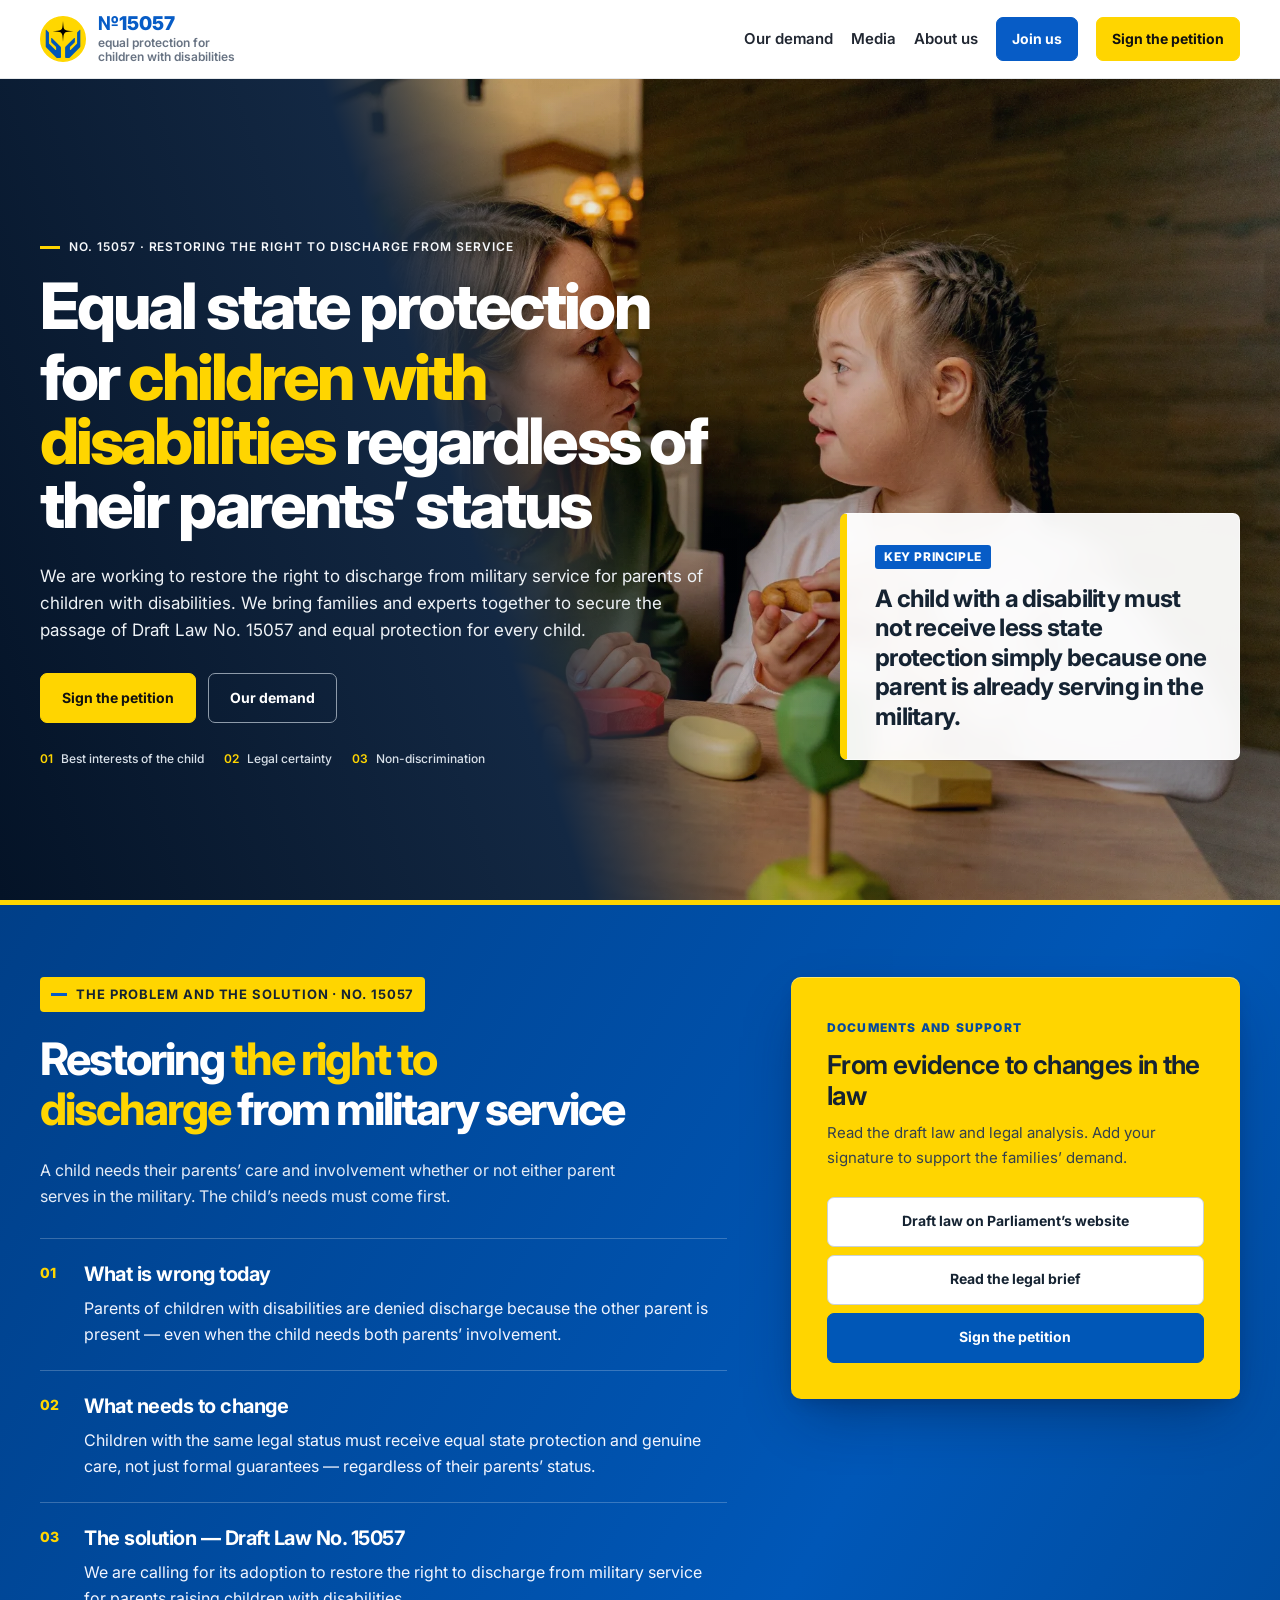
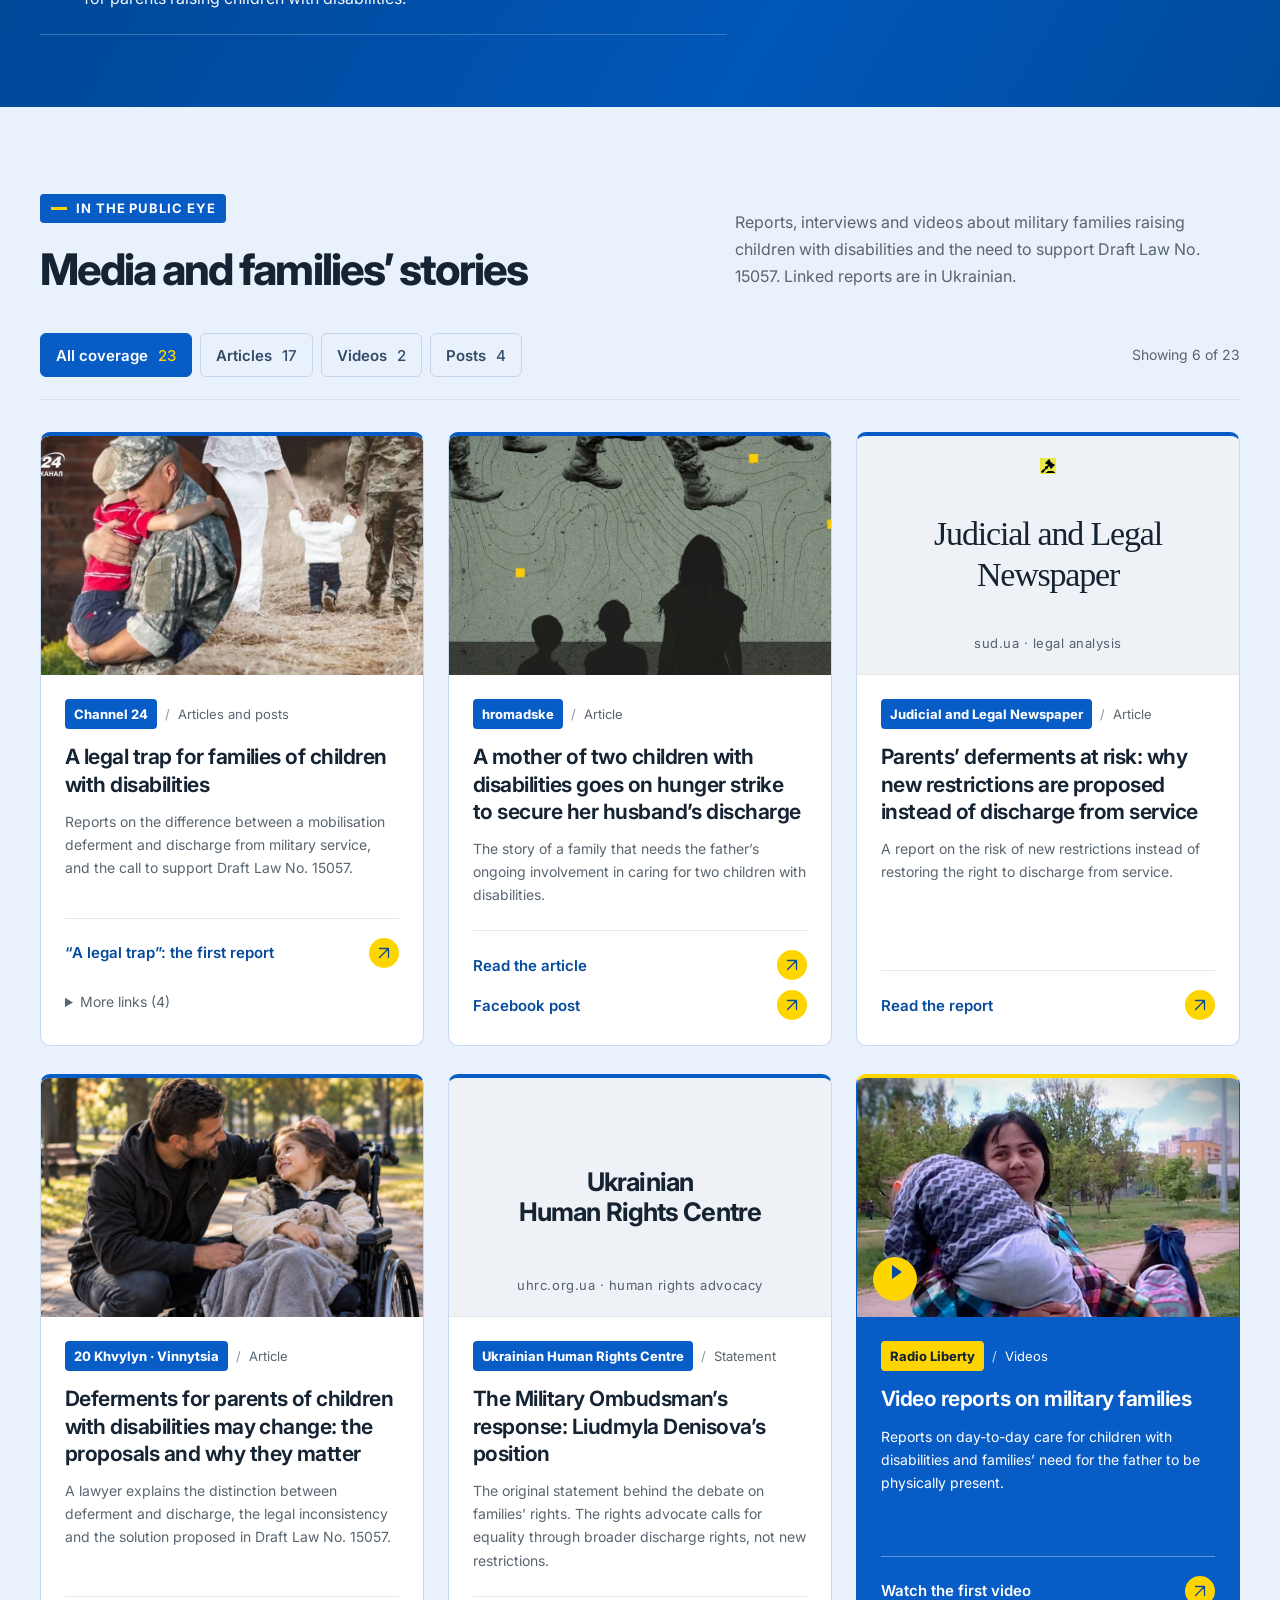
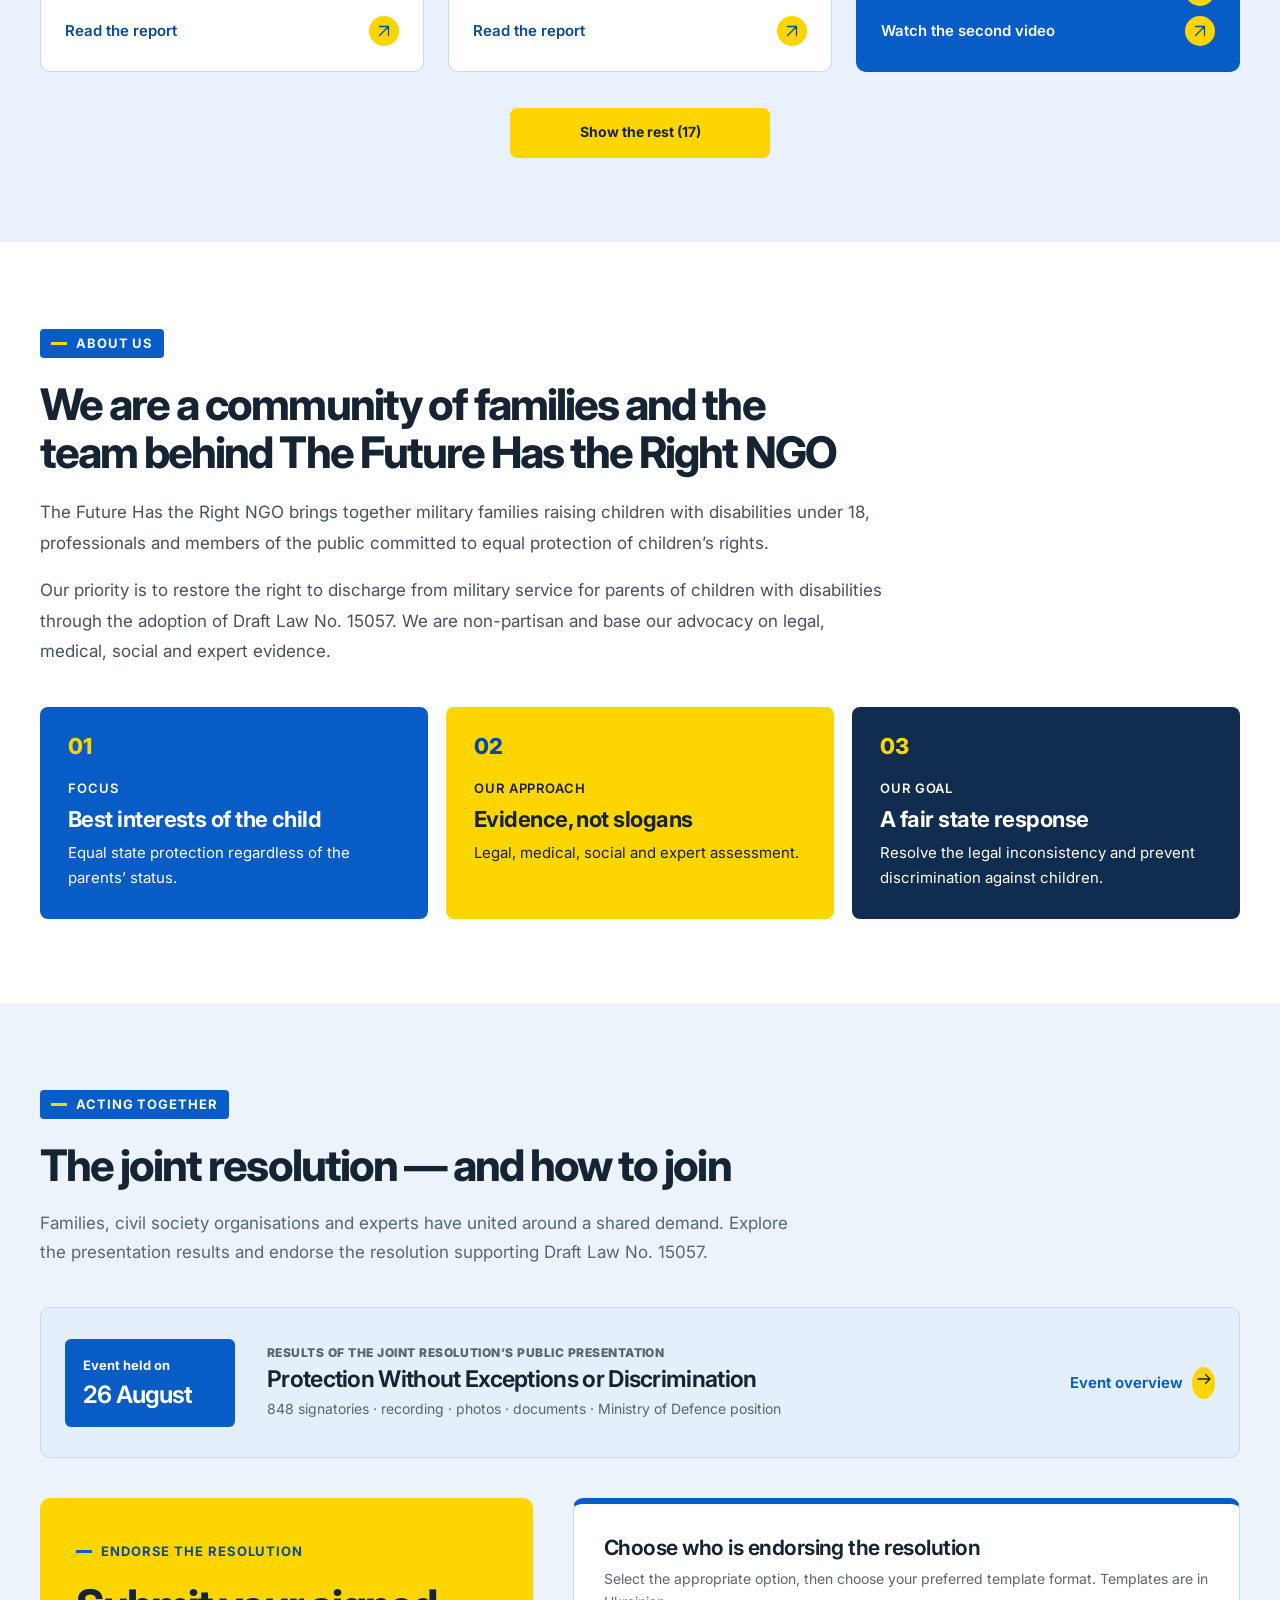
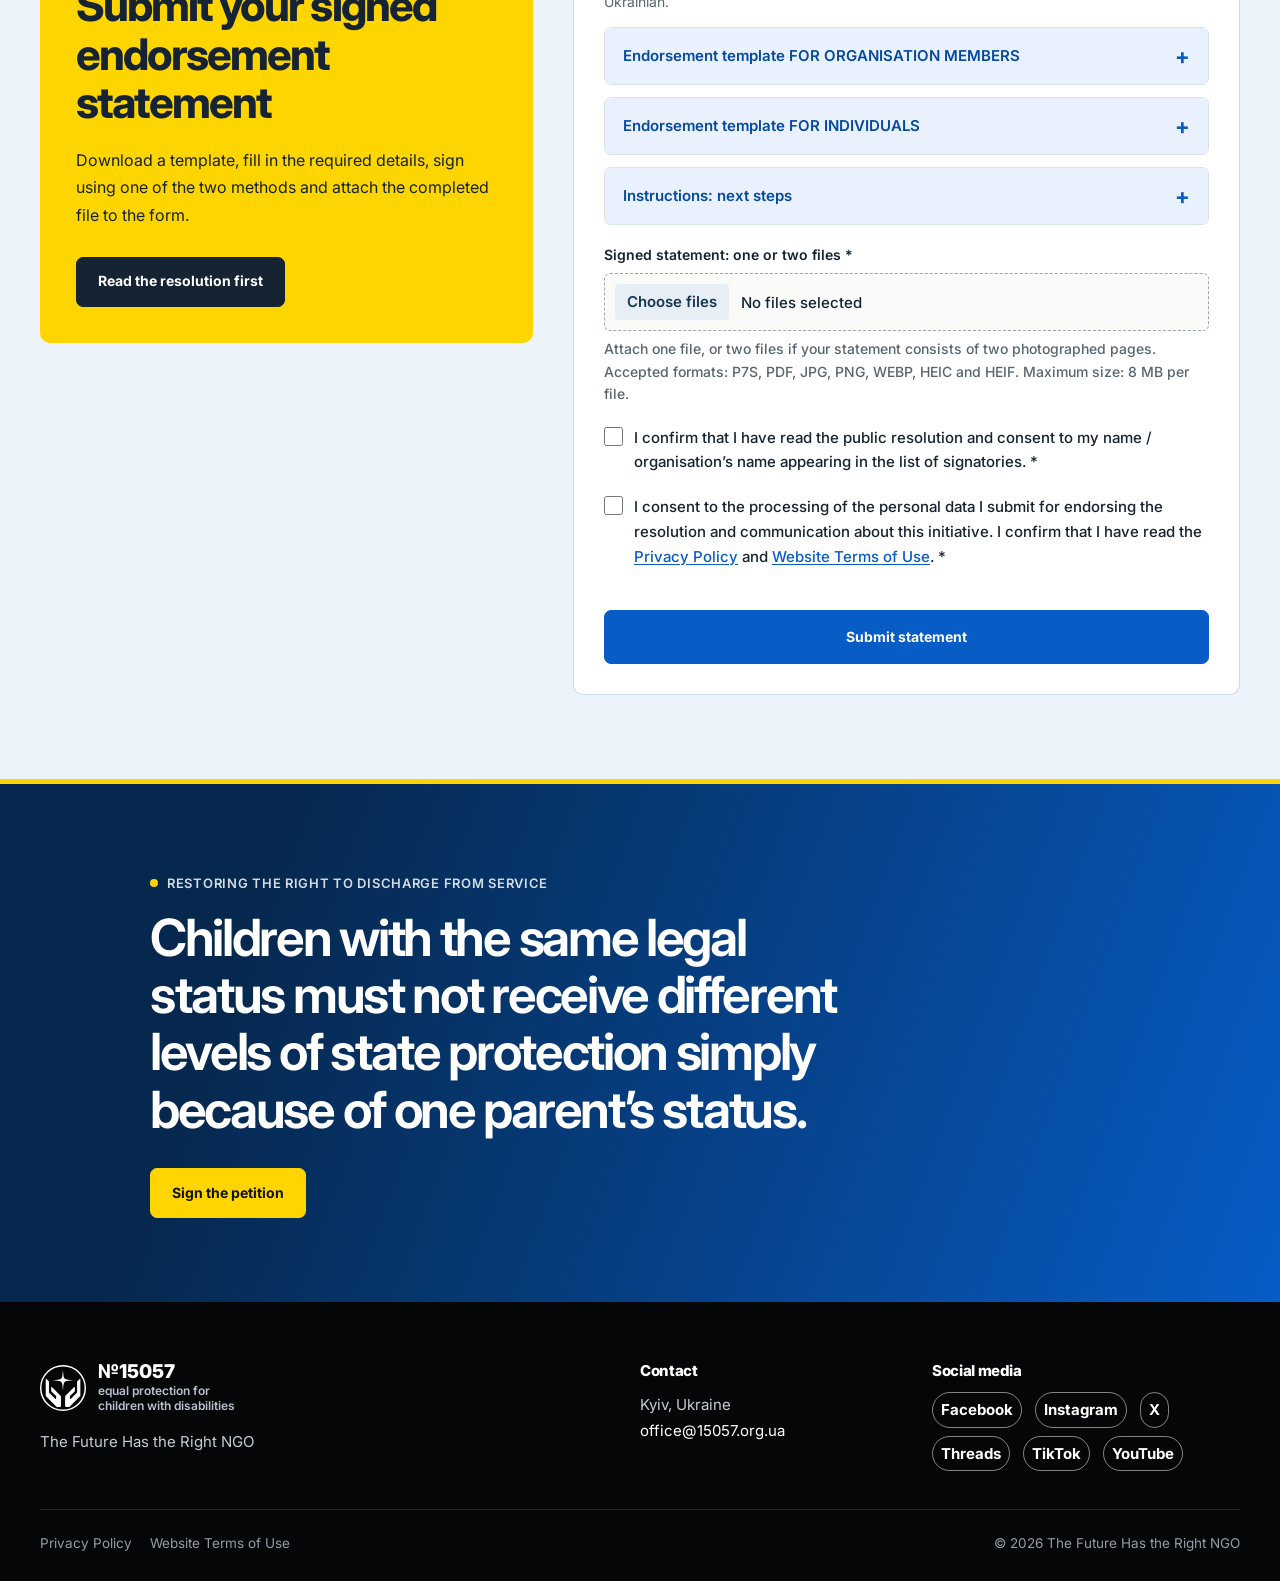
<file: en/index.html>
<!DOCTYPE html>

<html lang="en">
<head>
<meta name="robots" content="noindex, nofollow">
<script defer src="/preview-mode.js"></script>
<meta charset="utf-8"/>
<meta content="width=device-width, initial-scale=1" name="viewport"/>
<title>Equal Protection of Children with Disabilities | Draft Law No. 15057</title>
<meta content="Restoring the right to discharge from military service for parents of children with disabilities. The Future Has the Right NGO: Draft Law No. 15057, families’ stories and ways to support the campaign." name="description"/>

<meta content="#0e2038" name="theme-color"/>
<link href="https://15057.org.ua/en/" rel="canonical"/>
<meta content="en_GB" property="og:locale"/>
<meta content="website" property="og:type"/>
<meta content="The Future Has the Right NGO · No. 15057" property="og:site_name"/>
<meta content="Equal state protection for children with disabilities" property="og:title"/>
<meta content="Restoring the right to discharge from military service for parents of children with disabilities. Support Draft Law No. 15057 and equal protection regardless of their parents’ status." property="og:description"/>
<meta content="https://15057.org.ua/en/" property="og:url"/>
<meta content="https://15057.org.ua/assets/hero-family.webp" property="og:image"/>
<meta content="Equal state protection for children with disabilities" property="og:image:alt"/>
<meta content="summary_large_image" name="twitter:card"/>
<meta content="Equal state protection for children with disabilities" name="twitter:title"/>
<meta content="Restoring the right to discharge from military service for parents of children with disabilities. A campaign supporting Draft Law No. 15057." name="twitter:description"/>
<meta content="https://15057.org.ua/assets/hero-family.webp" name="twitter:image"/>
  <meta name="facebook-domain-verification" content="3u1ors238sh7xvao89wrvj93m7zm26" />
<link rel="alternate" hreflang="uk" href="https://15057.org.ua/">
<link rel="alternate" hreflang="en" href="https://15057.org.ua/en/">
<link rel="alternate" hreflang="x-default" href="https://15057.org.ua/">
 <style>
    html {
      background: #ffffff;
    }

    body {
      opacity: 0;
      background: #ffffff;
    }

    body.page-ready {
      opacity: 1;
    }
  </style>

  <link rel="stylesheet" href="/styles.css">
  <link rel="stylesheet" href="/home-refined.css">
<link rel="stylesheet" href="/en/localization.css">

  <!-- Layout shared with the Ukrainian homepage. -->
  <style id="homepage-structure">
    .home-refined #bill { position: relative; border-top: 5px solid var(--yellow); }
    .home-refined .section-anchor { position: absolute; top: 0; scroll-margin-top: var(--header-h); }
    .home-refined .campaign-layout { display: grid; grid-template-columns: minmax(0, 1.3fr) minmax(0, .85fr); gap: 64px; align-items: start; }
    .home-refined #bill .current-agenda-heading > p:last-of-type { margin-bottom: 28px; }
    .home-refined #bill .current-agenda-points article { grid-template-columns: 28px minmax(0, 1fr); gap: 8px 16px; padding: 22px 0; }
    .home-refined #bill .current-agenda-points p { grid-column: 2; color: #f1f5ff; }
    .home-refined #bill .current-agenda-points h3 { font-size: 20px; }
    .home-refined #bill :focus-visible { outline-color: var(--yellow); }
    .home-refined #bill .doc-card :focus-visible { outline-color: var(--blue-dark); }
    .home-refined #bill .doc-card { position: sticky; top: calc(var(--header-h) + 28px); }
    .home-refined .resolution-overview { margin-bottom: 32px; }
    .home-refined #join .event-banner { display: block; border: 1px solid #c9d9ef; border-radius: 10px; margin-bottom: 40px; padding: 20px 24px; }
    .home-refined #join .event-banner-inner { width: 100%; min-height: 100px; }
    .home-refined .form-section-intro h3 { max-width: 460px; margin: 0 0 20px; font-size: clamp(32px, 3.4vw, 46px); line-height: 1.12; font-weight: 750; letter-spacing: -.045em; text-wrap: balance; }
    @media (max-width: 1000px) {
      .home-refined .campaign-layout { grid-template-columns: 1fr; gap: 36px; }
      .home-refined #bill .doc-card { position: static; }
    }
    @media (max-width: 760px) {
      .home-refined #join .event-banner { padding: 20px; margin-bottom: 28px; }
      .home-refined #join .event-banner-inner { padding: 0; }
      .home-refined #bill .current-agenda-points h3 { font-size: 18px; }
      .home-refined .form-section-intro h3 { font-size: 34px; }
    }
  </style>


  <noscript>
    <style>
      body {
        opacity: 1 !important;
      }
    </style>
  </noscript>

  <script>
    window.addEventListener('load', function () {
      document.body.classList.add('page-ready');
    });
  </script>
<script defer="" src="/en/script.js"></script>
<script defer src="/home-refined.js"></script>
<link rel="icon" type="image/svg+xml" href="/assets/logo.svg">
</head>
<body class="home-refined">
<a class="skip-link" href="#main-content">Skip to content</a>
<header class="site-header" id="top">
<div class="container nav-wrap">
<a aria-label="Back to the top" class="brand" href="#top">
<img alt="" src="/assets/logo.svg"/>
<span><b>№15057</b><small>equal protection for children with disabilities</small></span>
</a>
<button aria-expanded="false" aria-label="Open menu" class="nav-toggle" type="button">
<span></span><span></span><span></span>
</button>
<nav aria-label="Main navigation" class="site-nav">
<a href="#bill">Our demand</a>
<a href="#media">Media</a>
<a href="#about">About us</a>
<a class="nav-cta nav-cta-primary" href="#join">Join us</a>
<a class="nav-cta" href="https://petition.kmu.gov.ua/petitions/10608" target="_blank" rel="noopener">Sign the petition</a>
</nav>
</div>
</header>
<main id="main-content">
<section class="hero section">
<div class="container hero-grid">
<div class="hero-copy">
<p class="eyebrow">No. 15057 · Restoring the right to discharge from service</p>
<h1 class="hero-title">
<span class="hero-title-main">Equal state protection</span>
<span class="hero-title-accent">for <mark>children with disabilities</mark> regardless of their parents’ status</span>
</h1><figure class="hero-mobile-photo"><img alt="A woman and a child taking part in a developmental activity" decoding="async" loading="eager" src="/assets/hero-mobile-square.webp"/></figure>
<p class="lead">We are working to restore the right to discharge from military service for parents of children with disabilities. We bring families and experts together to secure the passage of Draft Law No. 15057 and equal protection for every child.</p>
<div class="hero-actions">
<a class="button primary" href="https://petition.kmu.gov.ua/petitions/10608" target="_blank" rel="noopener">Sign the petition</a>
<a class="button secondary" href="#bill">Our demand</a>
</div>
<div aria-label="Key principles" class="hero-principles">
<span><i>01</i> Best interests of the child</span>
<span><i>02</i> Legal certainty</span>
<span><i>03</i> Non-discrimination</span>
</div>
</div>
<aside aria-label="Key principle" class="hero-visual">
<div class="hero-card">
<div class="hero-card-head">
<b>Key principle</b>
</div>
<blockquote>A child with a disability must not receive less state protection simply because one parent is already serving in the military.</blockquote>
</div>
</aside>
</div>
</section>
<section class="section current-agenda" id="bill" aria-labelledby="bill-title">
<span id="now" class="section-anchor" aria-hidden="true"></span>
<div class="container campaign-layout">
  <div class="current-agenda-heading">
    <p class="eyebrow">The problem and the solution · No. 15057</p>
    <h2 id="bill-title">Restoring <mark>the right to discharge</mark> from military service</h2>
    <p>A child needs their parents’ care and involvement whether or not either parent serves in the military. The child’s needs must come first.</p>
    <div class="current-agenda-points">
      <article>
        <span>01</span>
        <h3>What is wrong today</h3>
        <p>Parents of children with disabilities are denied discharge because the other parent is present — even when the child needs both parents’ involvement.</p>
      </article>
      <article>
        <span>02</span>
        <h3>What needs to change</h3>
        <p>Children with the same legal status must receive equal state protection and genuine care, not just formal guarantees — regardless of their parents’ status.</p>
      </article>
      <article>
        <span>03</span>
        <h3>The solution — Draft Law No. 15057</h3>
        <p>We are calling for its adoption to restore the right to discharge from military service for parents raising children with disabilities.</p>
      </article>
    </div>
  </div>
  <aside class="doc-card" aria-labelledby="bill-documents-title">
    <span>Documents and support</span>
    <h3 id="bill-documents-title">From evidence to changes in the law</h3>
    <p>Read the draft law and legal analysis. Add your signature to support the families’ demand.</p>
    <a class="button ghost full" href="https://itd.rada.gov.ua/billinfo/Bills/Card/69674" rel="noopener" target="_blank">Draft law on Parliament’s website</a>
    <button class="button ghost full" data-open-modal="law-brief-modal" type="button">Read the legal brief</button>
    <a class="button secondary full" href="https://petition.kmu.gov.ua/petitions/10608" rel="noopener" target="_blank">Sign the petition</a>
  </aside>
</div>
</section>
<section class="section section-soft media-section" id="media">
  <div class="container">
    <div class="media-heading">
    <div>
    <p class="eyebrow">In the public eye</p>
    <h2>Media and families’ stories</h2>
    </div>

    <p class="section-intro">
      Reports, interviews and videos about military families raising children with disabilities and the need to support Draft Law No. 15057. Linked reports are in Ukrainian.
    </p>
    </div>
    <div class="media-toolbar" hidden>
      <div class="media-filters" role="group" aria-label="Type of coverage">
        <button type="button" data-media-filter="all" aria-pressed="true">All coverage <span>23</span></button>
        <button type="button" data-media-filter="article" aria-pressed="false">Articles <span>17</span></button>
        <button type="button" data-media-filter="video" aria-pressed="false">Videos <span>2</span></button>
        <button type="button" data-media-filter="social" aria-pressed="false">Posts <span>4</span></button>
      </div>
      <p class="media-count" role="status" aria-live="polite"></p>
    </div>
    <div class="media-grid" id="media-results">

      <article class="media-card media-card-wide" data-media-type="article">
        <a class="media-cover" href="https://24tv.ua/law/tse-pravova-pastka-chomu-rodini-osoblivimi-ditmi-ne-mozhut-povernuti_n3095006" target="_blank" rel="noopener noreferrer" aria-label="Channel 24: read the article">
          <span class="media-cover-fallback" aria-hidden="true">Channel 24</span>
          <img src="/assets/media/24tv.webp" alt="Image from Channel 24’s report on unequal legal protection" width="720" height="450" loading="lazy" decoding="async">
        </a>
        <div class="media-card-top">
          <span class="media-outlet">Channel 24</span>
          <span class="media-kind">Articles and posts</span>
        </div>

        <h3>A legal trap for families of children with disabilities</h3>

        <p>
          Reports on the difference between a mobilisation deferment and discharge from military service, and the call to support Draft Law No. 15057.
        </p>

        <div class="media-links">
          <a
            href="https://24tv.ua/law/tse-pravova-pastka-chomu-rodini-osoblivimi-ditmi-ne-mozhut-povernuti_n3095006"
            rel="noopener noreferrer"
            target="_blank"
          >
            <span>“A legal trap”: the first report</span>
            <b aria-hidden="true">↗</b>
          </a>

          <a
            href="https://24tv.ua/law/verhovnu-radu-zaklikayut-uhvaliti-zakonoproyekt-15057-shho-kazhut_n3109324"
            rel="noopener noreferrer"
            target="_blank"
          >
            <span>The call to pass Draft Law No. 15057</span>
            <b aria-hidden="true">↗</b>
          </a>

          <a
            href="https://www.facebook.com/share/p/1NMh7XBr1J/"
            rel="noopener noreferrer"
            target="_blank"
          >
            <span>Facebook post 1</span>
            <b aria-hidden="true">↗</b>
          </a>

          <a
            href="https://www.facebook.com/share/p/1EkaJLdx1A/"
            rel="noopener noreferrer"
            target="_blank"
          >
            <span>Facebook post 2</span>
            <b aria-hidden="true">↗</b>
          </a>

          <a
            href="https://www.facebook.com/share/p/1H12AnJFvg/"
            rel="noopener noreferrer"
            target="_blank"
          >
            <span>Facebook post 3</span>
            <b aria-hidden="true">↗</b>
          </a>
        </div>
      </article>

      <article class="media-card" data-media-type="article">
        <a class="media-cover" href="https://hromadske.ua/suspilstvo/264101-mama-dvokh-ditey-z-invalidnistiu-oholosyla-holoduvannia-shchob-yiyi-cholovika-zvilnyly-zi-sluzby-iaki-perspektyvy" target="_blank" rel="noopener noreferrer" aria-label="hromadske: read the article">
          <span class="media-cover-fallback" aria-hidden="true">hromadske</span>
          <img src="/assets/media/hromadske.webp" alt="Image from hromadske’s report on a family’s story" width="720" height="450" loading="lazy" decoding="async">
        </a>
        <div class="media-card-top">
          <span class="media-outlet">hromadske</span>
          <span class="media-kind">Article</span>
        </div>

        <h3>
          A mother of two children with disabilities goes on hunger strike to secure her husband’s discharge
        </h3>

        <p>
          The story of a family that needs the father’s ongoing involvement in caring for two children with disabilities.
        </p>

        <div class="media-links">
          <a
            href="https://hromadske.ua/suspilstvo/264101-mama-dvokh-ditey-z-invalidnistiu-oholosyla-holoduvannia-shchob-yiyi-cholovika-zvilnyly-zi-sluzby-iaki-perspektyvy"
            rel="noopener noreferrer"
            target="_blank"
          >
            <span>Read the article</span>
            <b aria-hidden="true">↗</b>
          </a>

          <a
            href="https://www.facebook.com/share/p/194J1foiYF/"
            rel="noopener noreferrer"
            target="_blank"
          >
            <span>Facebook post</span>
            <b aria-hidden="true">↗</b>
          </a>
        </div>
      </article>

      <article class="media-card" data-media-type="article">
        <a class="media-cover media-cover-brand" href="https://sud.ua/uk/news/publication/374675-vidstrochka-dlia-batkiv-ditei-z-invalidnistiu-pid-zahrozoiu-chomu-zamist-zvilnennia-iz-viiskovoi-sluzhby-proponuiut-novi-obmezhennia" target="_blank" rel="noopener noreferrer" aria-label="Judicial and Legal Newspaper: read the report">
          <img class="media-source-icon" src="/assets/media/sud-logo.png" alt="" width="16" height="16" loading="lazy"><span class="media-cover-fallback">Judicial and Legal<br>Newspaper</span>
          <span class="media-brand-domain" aria-hidden="true">sud.ua · legal analysis</span>
        </a>
        <div class="media-card-top">
          <span class="media-outlet">Judicial and Legal Newspaper</span>
          <span class="media-kind">Article</span>
        </div>
        <h3>Parents’ deferments at risk: why new restrictions are proposed instead of discharge from service</h3>
        <p>A report on the risk of new restrictions instead of restoring the right to discharge from service.</p>
        <div class="media-links">
          <a href="https://sud.ua/uk/news/publication/374675-vidstrochka-dlia-batkiv-ditei-z-invalidnistiu-pid-zahrozoiu-chomu-zamist-zvilnennia-iz-viiskovoi-sluzhby-proponuiut-novi-obmezhennia" rel="noopener noreferrer" target="_blank"><span>Read the report</span><b aria-hidden="true">↗</b></a>
        </div>
      </article>

      <article class="media-card" data-media-type="article">
        <a class="media-cover" href="https://vn.20minut.ua/Podii/vidstrochka-dlya-batkiv-ditey-z-invalidnistyu-mozhe-zminitisya-scho-pr-12010057.html" target="_blank" rel="noopener noreferrer" aria-label="20 Khvylyn · Vinnytsia: read the report">
          <span class="media-cover-fallback" aria-hidden="true">20 Khvylyn · Vinnytsia</span>
          <img src="/assets/media/october-20min.jpg" alt="Cover image: 20 Khvylyn · Vinnytsia" width="720" height="450" loading="lazy" decoding="async">
        </a>
        <div class="media-card-top">
          <span class="media-outlet">20 Khvylyn · Vinnytsia</span>
          <span class="media-kind">Article</span>
        </div>
        <h3>Deferments for parents of children with disabilities may change: the proposals and why they matter</h3>
        <p>A lawyer explains the distinction between deferment and discharge, the legal inconsistency and the solution proposed in Draft Law No. 15057.</p>
        <div class="media-links">
          <a href="https://vn.20minut.ua/Podii/vidstrochka-dlya-batkiv-ditey-z-invalidnistyu-mozhe-zminitisya-scho-pr-12010057.html" rel="noopener noreferrer" target="_blank"><span>Read the report</span><b aria-hidden="true">↗</b></a>
        </div>
      </article>

      <article class="media-card" data-media-type="article">
        <a class="media-cover media-cover-brand" href="https://uhrc.org.ua/%d0%bd%d0%b0%d1%88%d1%96-%d0%bd%d0%be%d0%b2%d0%b8%d0%bd%d0%b8/%d0%b2%d1%96%d0%b4%d1%81%d1%82%d1%80%d0%be%d1%87%d0%ba%d0%b8-%d0%b2%d1%96%d0%b4-%d0%bc%d0%be%d0%b1%d1%96%d0%bb%d1%96%d0%b7%d0%b0%d1%86%d1%96%d1%97-%d0%b4%d0%bb%d1%8f-%d1%80%d0%be%d0%b4%d0%b8%d0%bd/" target="_blank" rel="noopener noreferrer" aria-label="Ukrainian Human Rights Centre: read the statement">
          <span class="media-cover-fallback media-publisher-title">Ukrainian<br>Human Rights Centre</span>
          <span class="media-brand-domain" aria-hidden="true">uhrc.org.ua · human rights advocacy</span>
        </a>
        <div class="media-card-top">
          <span class="media-outlet">Ukrainian Human Rights Centre</span>
          <span class="media-kind">Statement</span>
        </div>
        <h3>The Military Ombudsman’s response: Liudmyla Denisova’s position</h3>
        <p>The original statement behind the debate on families’ rights. The rights advocate calls for equality through broader discharge rights, not new restrictions.</p>
        <div class="media-links">
          <a href="https://uhrc.org.ua/%d0%bd%d0%b0%d1%88%d1%96-%d0%bd%d0%be%d0%b2%d0%b8%d0%bd%d0%b8/%d0%b2%d1%96%d0%b4%d1%81%d1%82%d1%80%d0%be%d1%87%d0%ba%d0%b8-%d0%b2%d1%96%d0%b4-%d0%bc%d0%be%d0%b1%d1%96%d0%bb%d1%96%d0%b7%d0%b0%d1%86%d1%96%d1%97-%d0%b4%d0%bb%d1%8f-%d1%80%d0%be%d0%b4%d0%b8%d0%bd/" rel="noopener noreferrer" target="_blank"><span>Read the report</span><b aria-hidden="true">↗</b></a>
        </div>
      </article>

      <article class="media-card" data-media-type="video">
        <a class="media-cover media-cover-video" href="https://www.facebook.com/reel/977636208365276" target="_blank" rel="noopener noreferrer" aria-label="Radio Liberty: watch the video">
          <span class="media-cover-fallback" aria-hidden="true">Radio Liberty</span>
          <img src="/assets/media/svoboda.webp" alt="Still from Radio Liberty’s report" width="720" height="450" loading="lazy" decoding="async">
          <span class="media-play" aria-hidden="true">▶</span>
        </a>
        <div class="media-card-top">
          <span class="media-outlet">Radio Liberty</span>
          <span class="media-kind">Videos</span>
        </div>

        <h3>Video reports on military families</h3>

        <p>
          Reports on day-to-day care for children with disabilities and families’ need for the father to be physically present.
        </p>

        <div class="media-links">
          <a
            href="https://www.facebook.com/reel/977636208365276"
            rel="noopener noreferrer"
            target="_blank"
          >
            <span>Watch the first video</span>
            <b aria-hidden="true">↗</b>
          </a>

          <a
            href="https://www.facebook.com/share/r/1LBZR3vjsb/"
            rel="noopener noreferrer"
            target="_blank"
          >
            <span>Watch the second video</span>
            <b aria-hidden="true">↗</b>
          </a>
        </div>
      </article>

      <article class="media-card" data-media-type="article">
        <a class="media-cover media-cover-brand" href="https://sud.ua/uk/news/publication/375091-vidstrochka-dlia-batkiv-ditei-z-invalidnistiu-pid-pytanniam-tiahar-mobilizatsii-khochut-pereklasty-na-tiazhkokhvorykh-ditei" target="_blank" rel="noopener noreferrer" aria-label="Judicial and Legal Newspaper: read the report">
          <img class="media-source-icon" src="/assets/media/sud-logo.png" alt="" width="16" height="16" loading="lazy"><span class="media-cover-fallback">Judicial and Legal<br>Newspaper</span>
          <span class="media-brand-domain" aria-hidden="true">sud.ua · children’s rights</span>
        </a>
        <div class="media-card-top">
          <span class="media-outlet">Judicial and Legal Newspaper</span>
          <span class="media-kind">Article</span>
        </div>
        <h3>Parents’ deferments in question: the burden of mobilisation could fall on seriously ill children</h3>
        <p>A report on risks to children with disabilities in the debate over changes to family protections.</p>
        <div class="media-links">
          <a href="https://sud.ua/uk/news/publication/375091-vidstrochka-dlia-batkiv-ditei-z-invalidnistiu-pid-pytanniam-tiahar-mobilizatsii-khochut-pereklasty-na-tiazhkokhvorykh-ditei" rel="noopener noreferrer" target="_blank"><span>Read the report</span><b aria-hidden="true">↗</b></a>
        </div>
      </article>

      <article class="media-card media-card-wide" data-media-type="article">
        <a class="media-cover media-cover-brand" href="https://sud.ua/uk/news/publication/366056-batky-tiazhkokhvorykh-ditei-ne-mozhut-zvilnytysia-z-armii-chomu-rodyny-chekaiut-na-zakonoproiekt-15057" target="_blank" rel="noopener noreferrer" aria-label="Judicial and Legal Newspaper: read the report">
          <img class="media-source-icon" src="/assets/media/sud-logo.png" alt="" width="16" height="16" loading="lazy">
          <span class="media-cover-fallback">Judicial and Legal<br>Newspaper</span>
          <span class="media-brand-domain" aria-hidden="true">sud.ua · legal analysis</span>
        </a>
        <div class="media-card-top">
          <span class="media-outlet">Judicial and Legal Newspaper</span>
          <span class="media-kind">Legal analysis</span>
        </div>

        <h3>
          Why the state must address unequal legal protection for parents of children with disabilities
        </h3>

        <p>
          Legal reports on barriers to discharge on family grounds and the loss of family protections after mobilisation.
        </p>

        <div class="media-links">
          <a
            href="https://sud.ua/uk/news/publication/366056-batky-tiazhkokhvorykh-ditei-ne-mozhut-zvilnytysia-z-armii-chomu-rodyny-chekaiut-na-zakonoproiekt-15057"
            rel="noopener noreferrer"
            target="_blank"
          >
            <span>Why families are waiting for Draft Law No. 15057</span>
            <b aria-hidden="true">↗</b>
          </a>

          <a
            href="https://sud.ua/uk/news/publication/366865-batky-ditei-z-invalidnistiu-pislia-mobilizatsii-vtrachaiut-pravo-na-simeini-harantii-chomu-derzhava-maie-usunuty-pravovu-nerivnist"
            rel="noopener noreferrer"
            target="_blank"
          >
            <span>Family protections lost after mobilisation</span>
            <b aria-hidden="true">↗</b>
          </a>

          <a
            href="https://www.facebook.com/share/p/1H5HfkbJh3/"
            rel="noopener noreferrer"
            target="_blank"
          >
            <span>Facebook post 1</span>
            <b aria-hidden="true">↗</b>
          </a>

          <a
            href="https://www.facebook.com/share/p/184mcPNgMf/"
            rel="noopener noreferrer"
            target="_blank"
          >
            <span>Facebook post 2</span>
            <b aria-hidden="true">↗</b>
          </a>
        </div>
      </article>

      <article class="media-card" data-media-type="article">
        <a class="media-cover" href="https://suspilne.media/cherkasy/1320993-a-na-mezi-povnogo-visnazenna-cerkasanka-prosit-dozvoliti-zvilnati-vid-sluzbi-batkiv-ditej-z-invalidnistu/" target="_blank" rel="noopener noreferrer" aria-label="Suspilne Cherkasy: read the article">
          <span class="media-cover-fallback" aria-hidden="true">Suspilne<br>Cherkasy</span>
          <img src="/assets/media/suspilne.webp" alt="Image from Suspilne Cherkasy’s report" width="720" height="450" loading="lazy" decoding="async">
        </a>
        <div class="media-card-top">
          <span class="media-outlet">Suspilne Cherkasy</span>
          <span class="media-kind">Article</span>
        </div>

        <h3>
          “I am close to complete exhaustion”: a mother calls for discharge rights for parents of children with disabilities
        </h3>

        <p>
          The story of a mother managing treatment, rehabilitation and ongoing care for her children on her own.
        </p>

        <div class="media-links">
          <a
            href="https://suspilne.media/cherkasy/1320993-a-na-mezi-povnogo-visnazenna-cerkasanka-prosit-dozvoliti-zvilnati-vid-sluzbi-batkiv-ditej-z-invalidnistu/"
            rel="noopener noreferrer"
            target="_blank"
          >
            <span>Read the article</span>
            <b aria-hidden="true">↗</b>
          </a>
        </div>
      </article>

      <article class="media-card" data-media-type="article">
        <a class="media-cover" href="https://kp.ua/ua/politics/a737276-prizov-batkiv-ditej-z-invalidnistju-shcho-khochut-zminiti-v-pravilakh-mobilizatsiji" target="_blank" rel="noopener noreferrer" aria-label="Korotko Pro: read the report">
          <span class="media-cover-fallback" aria-hidden="true">Korotko Pro</span>
          <img src="/assets/media/october-kp-changes.jpg" alt="Cover image: Korotko Pro" width="720" height="450" loading="lazy" decoding="async">
        </a>
        <div class="media-card-top">
          <span class="media-outlet">Korotko Pro</span>
          <span class="media-kind">Article</span>
        </div>
        <h3>Mobilising parents of children with disabilities: proposed changes to the rules</h3>
        <p>An overview with a lawyer’s commentary on why children’s equal needs should not lead to fewer protections for families.</p>
        <div class="media-links">
          <a href="https://kp.ua/ua/politics/a737276-prizov-batkiv-ditej-z-invalidnistju-shcho-khochut-zminiti-v-pravilakh-mobilizatsiji" rel="noopener noreferrer" target="_blank"><span>Read the report</span><b aria-hidden="true">↗</b></a>
        </div>
      </article>

      <article class="media-card" data-media-type="article">
        <a class="media-cover" href="https://kp.ua/ua/politics/a732400-vijskovikh-ne-vidpuskajut-dohljadati-ditej-z-invalidnistju-a-tsivilnim-dajut-vidstrochku" target="_blank" rel="noopener noreferrer" aria-label="KP in Ukraine: read the article">
          <span class="media-cover-fallback" aria-hidden="true">KP in Ukraine</span>
          <img src="/assets/media/kp.webp" alt="Image from KP in Ukraine’s report" width="720" height="450" loading="lazy" decoding="async">
        </a>
        <div class="media-card-top">
          <span class="media-outlet">KP in Ukraine</span>
          <span class="media-kind">Article</span>
        </div>

        <h3>
          Service members cannot leave to care for children with disabilities, while civilians receive deferments
        </h3>

        <p>
          A report on the legal inconsistency that gives identical family circumstances different legal consequences.
        </p>

        <div class="media-links">
          <a
            href="https://kp.ua/ua/politics/a732400-vijskovikh-ne-vidpuskajut-dohljadati-ditej-z-invalidnistju-a-tsivilnim-dajut-vidstrochku"
            rel="noopener noreferrer"
            target="_blank"
          >
            <span>Read the article</span>
            <b aria-hidden="true">↗</b>
          </a>

          <a
            href="https://www.facebook.com/share/p/1Tsv8dKiXf/"
            rel="noopener noreferrer"
            target="_blank"
          >
            <span>Facebook post</span>
            <b aria-hidden="true">↗</b>
          </a>
        </div>
      </article>

      <article class="media-card" data-media-type="social">
        <a class="media-cover media-cover-contain" href="https://www.facebook.com/oksana.levkova.52/posts/28290846043949741/" target="_blank" rel="noopener noreferrer" aria-label="Oksana Levkova: read the post">
          <span class="media-cover-fallback" aria-hidden="true">Oksana Levkova</span>
          <img src="/assets/media/october-levkova.jpg" alt="Preview of Oksana Levkova’s post" width="720" height="450" loading="lazy" decoding="async">
        </a>
        <div class="media-card-top">
          <span class="media-outlet">Oksana Levkova</span>
          <span class="media-kind">Facebook</span>
        </div>

        <h3>Posts supporting Draft Law No. 15057</h3>

        <p>
          Reports on the legal inconsistency and families whose children with disabilities are left without their father’s help.
        </p>

        <div class="media-links">
          <a href="https://www.facebook.com/oksana.levkova.52/posts/28290846043949741/" rel="noopener noreferrer" target="_blank"><span>A family’s story from Slobozhanshchyna</span><b aria-hidden="true">↗</b></a>
          <a
            href="https://www.facebook.com/share/p/1KU91Qg9CC/"
            rel="noopener noreferrer"
            target="_blank"
          >
            <span>First post</span>
            <b aria-hidden="true">↗</b>
          </a>

          <a
            href="https://www.facebook.com/share/p/1Bb8YQneY5/"
            rel="noopener noreferrer"
            target="_blank"
          >
            <span>Second post</span>
            <b aria-hidden="true">↗</b>
          </a>
        </div>
      </article>

      <article class="media-card" data-media-type="article">
        <a class="media-cover" href="https://minfin.com.ua/ua/2026/05/14/173827290/" target="_blank" rel="noopener noreferrer" aria-label="Minfin: read the report">
          <span class="media-cover-fallback" aria-hidden="true">Minfin</span>
          <img src="/assets/media/minfin.webp" alt="Image from Minfin’s report" width="720" height="450" loading="lazy" decoding="async">
        </a>
        <div class="media-card-top">
          <span class="media-outlet">Minfin</span>
          <span class="media-kind">Article</span>
        </div>

        <h3>Families’ circumstances and Draft Law No. 15057</h3>

        <p>
          A report on unequal protection for children with disabilities after a parent is mobilised.
        </p>

        <div class="media-links">
          <a
            href="https://minfin.com.ua/ua/2026/05/14/173827290/"
            rel="noopener noreferrer"
            target="_blank"
          >
            <span>Read the report</span>
            <b aria-hidden="true">↗</b>
          </a>
        </div>
      </article>

      <article class="media-card" data-media-type="article">
        <a class="media-cover" href="https://expres.online/lyudi-i-problemi/mati-dvokh-ditey-z-invalidnistyu-ogolosila-goloduvannya" target="_blank" rel="noopener noreferrer" aria-label="Expres: read the article">
          <span class="media-cover-fallback" aria-hidden="true">Expres</span>
          <img src="/assets/media/expres.webp" alt="Image from Expres’s report" width="720" height="450" loading="lazy" decoding="async">
        </a>
        <div class="media-card-top">
          <span class="media-outlet">Expres</span>
          <span class="media-kind">Article</span>
        </div>

        <h3>A mother of two children with disabilities goes on hunger strike</h3>

        <p>
          A report on a family’s desperation and their demand for equal state guarantees for children with disabilities.
        </p>

        <div class="media-links">
          <a
            href="https://expres.online/lyudi-i-problemi/mati-dvokh-ditey-z-invalidnistyu-ogolosila-goloduvannya"
            rel="noopener noreferrer"
            target="_blank"
          >
            <span>Read the article</span>
            <b aria-hidden="true">↗</b>
          </a>
        </div>
      </article>

      <article class="media-card" data-media-type="article">
        <a class="media-cover" href="https://24tv.ua/law/zmini-do-pravil-vidstrochki-vid-mobilizatsiyi-shho-proponuye_n3158745" target="_blank" rel="noopener noreferrer" aria-label="Channel 24: read the report">
          <span class="media-cover-fallback" aria-hidden="true">Channel 24</span>
          <img src="/assets/media/october-24tv-changes.jpg" alt="Cover image: Channel 24" width="720" height="450" loading="lazy" decoding="async">
        </a>
        <div class="media-card-top">
          <span class="media-outlet">Channel 24</span>
          <span class="media-kind">Article</span>
        </div>
        <h3>Ukraine may change deferment grounds: a lawyer explains the initiative</h3>
        <p>Daria Tarasenko comments on the Military Ombudsman’s proposals and explains the difference between discussing changes and adopting them.</p>
        <div class="media-links">
          <a href="https://24tv.ua/law/zmini-do-pravil-vidstrochki-vid-mobilizatsiyi-shho-proponuye_n3158745" rel="noopener noreferrer" target="_blank"><span>Read the report</span><b aria-hidden="true">↗</b></a>
        </div>
      </article>

      <article class="media-card" data-media-type="article">
        <a class="media-cover" href="https://tsn.ua/exclusive/mobilizatsiia-v-ukrayini-chastyna-cholovikiv-nezabarom-moze-vtratyty-vidstrochku-shcho-vidomo-3192055.html" target="_blank" rel="noopener noreferrer" aria-label="TSN: read the report">
          <span class="media-cover-fallback" aria-hidden="true">TSN</span>
          <img src="/assets/media/october-tsn.jpg" alt="Cover image: TSN" width="720" height="450" loading="lazy" decoding="async">
        </a>
        <div class="media-card-top">
          <span class="media-outlet">TSN</span>
          <span class="media-kind">Article</span>
        </div>
        <h3>Mobilisation in Ukraine: some men could lose their deferments — what is known</h3>
        <p>An overview of possible changes for families of people with disabilities and the case for broader parental rights to discharge from service.</p>
        <div class="media-links">
          <a href="https://tsn.ua/exclusive/mobilizatsiia-v-ukrayini-chastyna-cholovikiv-nezabarom-moze-vtratyty-vidstrochku-shcho-vidomo-3192055.html" rel="noopener noreferrer" target="_blank"><span>Read the report</span><b aria-hidden="true">↗</b></a>
        </div>
      </article>

      <article class="media-card" data-media-type="article">
        <a class="media-cover" href="https://focus.ua/uk/eksklyuzivy/771027-vidstrochka-vid-mobilizaciji-ta-bronyuvannya-2026-kogo-mozhut-pozbaviti-prava-ta-shcho-zminitsya-fokus" target="_blank" rel="noopener noreferrer" aria-label="Focus: read the report">
          <span class="media-cover-fallback" aria-hidden="true">Focus</span>
          <img src="/assets/media/october-focus.jpg" alt="Cover image: Focus" width="720" height="450" loading="lazy" decoding="async">
        </a>
        <div class="media-card-top">
          <span class="media-outlet">Focus</span>
          <span class="media-kind">Article</span>
        </div>
        <h3>Without employment-based protection or deferments: who could face mobilisation under proposed rules</h3>
        <p>A wider overview of mobilisation proposals with legal commentary, including the situation of parents of children with disabilities and Draft Law No. 15057.</p>
        <div class="media-links">
          <a href="https://focus.ua/uk/eksklyuzivy/771027-vidstrochka-vid-mobilizaciji-ta-bronyuvannya-2026-kogo-mozhut-pozbaviti-prava-ta-shcho-zminitsya-fokus" rel="noopener noreferrer" target="_blank"><span>Read the report</span><b aria-hidden="true">↗</b></a>
        </div>
      </article>

      <article class="media-card" data-media-type="video">
        <a class="media-cover media-cover-video" href="https://www.facebook.com/reel/1339299157566988" target="_blank" rel="noopener noreferrer" aria-label="Kyiv News: watch the video">
          <span class="media-cover-fallback" aria-hidden="true">Kyiv News</span>
          <img src="/assets/media/kyiv.webp" alt="Still from the Kyiv News video report" width="720" height="450" loading="lazy" decoding="async">
          <span class="media-play" aria-hidden="true">▶</span>
        </a>
        <div class="media-card-top">
          <span class="media-outlet">Kyiv News</span>
          <span class="media-kind">Videos</span>
        </div>

        <h3>Video report on families raising children with disabilities</h3>

        <p>
          A video on discharge from service for parents whose children need ongoing care.
        </p>

        <div class="media-links">
          <a
            href="https://www.facebook.com/reel/1339299157566988"
            rel="noopener noreferrer"
            target="_blank"
          >
            <span>Watch the video</span>
            <b aria-hidden="true">↗</b>
          </a>
        </div>
      </article>

      <article class="media-card" data-media-type="social">
        <a class="media-cover media-cover-contain" href="https://www.facebook.com/share/p/1LuEo5CGzQ/" target="_blank" rel="noopener noreferrer" aria-label="Network of Parents’ Organisations: read the post">
          <span class="media-cover-fallback" aria-hidden="true">Network of Parents’ Organisations</span>
          <img src="/assets/media/parents.webp" alt="Preview of a post by the Network of Parents’ Organisations" width="720" height="450" loading="lazy" decoding="async">
        </a>
        <div class="media-card-top">
          <span class="media-outlet">Network of Parents’ Organisations</span>
          <span class="media-kind">Facebook</span>
        </div>

        <h3>Support for families and Draft Law No. 15057</h3>

        <p>
          The parents’ community’s public position on the need to address unequal legal protection.
        </p>

        <div class="media-links">
          <a
            href="https://www.facebook.com/share/p/1LuEo5CGzQ/"
            rel="noopener noreferrer"
            target="_blank"
          >
            <span>Read the post</span>
            <b aria-hidden="true">↗</b>
          </a>
        </div>
      </article>

      <article class="media-card" data-media-type="social">
        <a class="media-cover" href="https://www.facebook.com/share/p/1962HYJ2F5/" target="_blank" rel="noopener noreferrer" aria-label="Pani v Zakoni: read the post">
          <span class="media-cover-fallback" aria-hidden="true">Pani v Zakoni</span>
          <img src="/assets/media/pani.webp" alt="Preview of a Pani v Zakoni post" width="720" height="450" loading="lazy" decoding="async">
        </a>
        <div class="media-card-top">
          <span class="media-outlet">Pani v Zakoni</span>
          <span class="media-kind">Facebook</span>
        </div>

        <h3>Protecting the rights of military families</h3>

        <p>
          A report on the unequal legal protection faced by families raising children with disabilities.
        </p>

        <div class="media-links">
          <a
            href="https://www.facebook.com/share/p/1962HYJ2F5/"
            rel="noopener noreferrer"
            target="_blank"
          >
            <span>Read the post</span>
            <b aria-hidden="true">↗</b>
          </a>
        </div>
      </article>

      <article class="media-card" data-media-type="article">
        <a class="media-cover media-cover-brand" href="https://sud.ua/uk/news/ukraine/374574-vidstrochku-mozhut-zalyshyty-ne-vsim-batkam-ditei-z-invalidnistiu-iaki-novi-umovy-proponuiut" target="_blank" rel="noopener noreferrer" aria-label="Judicial and Legal Newspaper: read the report">
          <img class="media-source-icon" src="/assets/media/sud-logo.png" alt="" width="16" height="16" loading="lazy"><span class="media-cover-fallback">Judicial and Legal<br>Newspaper</span>
          <span class="media-brand-domain" aria-hidden="true">sud.ua · news</span>
        </a>
        <div class="media-card-top">
          <span class="media-outlet">Judicial and Legal Newspaper</span>
          <span class="media-kind">Article</span>
        </div>
        <h3>Not all parents of children with disabilities may keep deferments: the proposed conditions</h3>
        <p>A news report on proposed additional conditions for parents of children with disabilities.</p>
        <div class="media-links">
          <a href="https://sud.ua/uk/news/ukraine/374574-vidstrochku-mozhut-zalyshyty-ne-vsim-batkam-ditei-z-invalidnistiu-iaki-novi-umovy-proponuiut" rel="noopener noreferrer" target="_blank"><span>Read the report</span><b aria-hidden="true">↗</b></a>
        </div>
      </article>

      <article class="media-card" data-media-type="article">
        <a class="media-cover media-cover-brand" href="https://enovosty.com/uk/news-ukr/news_society-ukr/full/v-ukraini-xochut-zminiti-pravila-vidstrochki-dlya-rodichiv-lyudej-z-invalidnistyu" target="_blank" rel="noopener noreferrer" aria-label="Economic News: read the report">
          <span class="media-cover-fallback media-publisher-title">Economic<br>News</span>
          <span class="media-brand-domain" aria-hidden="true">enovosty.com</span>
        </a>
        <div class="media-card-top">
          <span class="media-outlet">Economic News</span>
          <span class="media-kind">Article</span>
        </div>
        <h3>Ukraine considers changing deferment rules for relatives of people with disabilities</h3>
        <p>A news report on a possible revision of the rules affecting families of people with disabilities.</p>
        <div class="media-links">
          <a href="https://enovosty.com/uk/news-ukr/news_society-ukr/full/v-ukraini-xochut-zminiti-pravila-vidstrochki-dlya-rodichiv-lyudej-z-invalidnistyu" rel="noopener noreferrer" target="_blank"><span>Read the report</span><b aria-hidden="true">↗</b></a>
        </div>
      </article>

      <article class="media-card" data-media-type="social">
        <a class="media-cover media-cover-contain" href="https://www.facebook.com/share/p/1GQ8JEX1Bc/" target="_blank" rel="noopener noreferrer" aria-label="Nadiia Esmanova: read the post">
          <span class="media-cover-fallback" aria-hidden="true">Nadiia Esmanova</span>
          <img src="/assets/media/esmanova.webp" alt="Preview of Nadiia Esmanova’s post" width="720" height="450" loading="lazy" decoding="async">
        </a>
        <div class="media-card-top">
          <span class="media-outlet">Nadiia Esmanova</span>
          <span class="media-kind">Facebook</span>
        </div>

        <h3>Public support for families and Draft Law No. 15057</h3>

        <p>
          A post on the need for genuine, rather than merely formal, protection for children with disabilities.
        </p>

        <div class="media-links">
          <a
            href="https://www.facebook.com/share/p/1GQ8JEX1Bc/"
            rel="noopener noreferrer"
            target="_blank"
          >
            <span>Read the post</span>
            <b aria-hidden="true">↗</b>
          </a>
        </div>
      </article>

    </div>
  </div>
</section>
<section class="section" id="about">
<div class="container narrow">
<p class="eyebrow">About us</p>
<h2>We are a community of families and the team behind The Future Has the Right NGO</h2>
<p>The Future Has the Right NGO brings together military families raising children with disabilities under 18, professionals and members of the public committed to equal protection of children’s rights.</p>
<p>Our priority is to restore the right to discharge from military service for parents of children with disabilities through the adoption of Draft Law No. 15057. We are non-partisan and base our advocacy on legal, medical, social and expert evidence.</p>
<div class="values">
<article>
<span class="value-number">01</span>
<div><b>Focus</b><strong>Best interests of the child</strong><p>Equal state protection regardless of the parents’ status.</p></div>
</article>
<article>
<span class="value-number">02</span>
<div><b>Our approach</b><strong>Evidence, not slogans</strong><p>Legal, medical, social and expert assessment.</p></div>
</article>
<article>
<span class="value-number">03</span>
<div><b>Our goal</b><strong>A fair state response</strong><p>Resolve the legal inconsistency and prevent discrimination against children.</p></div>
</article>
</div>
</div>
</section>
<section class="section join-section" id="join" aria-labelledby="join-title">
<div class="container">
<div class="resolution-overview">
<p class="eyebrow">Acting together</p>
<h2 id="join-title">The joint resolution — and how to join</h2>
<p class="section-intro">Families, civil society organisations and experts have united around a shared demand. Explore the presentation results and endorse the resolution supporting Draft Law No. 15057.</p>
</div>
<a
  class="event-banner event-banner-review"
  href="/en/event/"
  aria-label="View the results of the public presentation of the joint resolution"
>
  <div class="event-banner-inner">

    <div class="event-banner-date">
      <span>Event held on</span>
      <strong>26 August</strong>
    </div>

    <div class="event-banner-text">
      <span>Results of the joint resolution’s public presentation</span>

      <strong>
        Protection Without Exceptions or Discrimination
      </strong>

      <small>
  848 signatories · recording · photos · documents · Ministry of Defence position
</small>
    </div>

    <div class="event-banner-link">
      Event overview
      <span aria-hidden="true">→</span>
    </div>

  </div>
</a>
<div class="form-only-layout">
<div class="form-section-intro">
<p class="eyebrow">Endorse the resolution</p>
<h3>Submit your signed endorsement statement</h3>
<p>Download a template, fill in the required details, sign using one of the two methods and attach the completed file to the form.</p>
<button class="button ghost" data-open-modal="resolution-modal" type="button">Read the resolution first</button>
</div>
<div class="form-panel">
<form id="join-form" novalidate="">
<p aria-hidden="true" class="hidden">
<label>Leave this field blank <input autocomplete="off" name="website" tabindex="-1"/></label>
</p>
<div class="statement-preparation field-full">
<h3>Choose who is endorsing the resolution</h3>
<p class="template-choice-intro">Select the appropriate option, then choose your preferred template format. Templates are in Ukrainian.</p>

<details class="template-choice">
<summary>
<span class="template-choice-title">Endorsement template FOR ORGANISATION MEMBERS</span>
<span class="template-choice-hint">Select a format</span>
</summary>
<div class="template-format-options">
<a class="button secondary template-format-link" download="" href="/assets/join_template_org.jpg">
<span>Download the image template</span>
<small>For printing and completing by hand</small>
</a>
<a class="button ghost template-format-link" download="" href="/assets/join_template_org.docx">
<span>Download the .docx template</span>
<small>For completing on your phone or computer</small>
</a>
</div>
</details>

<details class="template-choice">
<summary>
<span class="template-choice-title">Endorsement template FOR INDIVIDUALS</span>
<span class="template-choice-hint">Select a format</span>
</summary>
<div class="template-format-options">
<a class="button secondary template-format-link" download="" href="/assets/join_template_personal.jpg">
<span>Download the image template</span>
<small>For printing and completing by hand</small>
</a>
<a class="button ghost template-format-link" download="" href="/assets/join_template_personal.docx">
<span>Download the .docx template</span>
<small>For completing on your phone or computer</small>
</a>
</div>
</details>

<details class="signing-guide">
<summary>
<span class="signing-guide-summary-title">Instructions: next steps</span>
<span class="signing-guide-summary-hint">Open the four simple steps</span>
</summary>
<div class="signing-guide-content">
<ol>
<li><b>Choose your template:</b> for an organisation member or an individual.</li>
<li><b>Choose a format:</b> the image template to print and complete by hand; the <code>.docx</code> file to fill in on your phone or computer. <b>You can also write the statement by hand and photograph it.</b></li>
<li><b>Use one signing method:</b> sign by hand and photograph all pages, or apply an electronic signature to the completed file using the <a href="https://diia.gov.ua/services/pidpisannya-dokumentiv" rel="noopener" target="_blank">Diia document-signing service</a>.</li>
<li><b>Upload your completed statement below:</b> one file, or two files if you photographed two pages. For an electronic signature, attach the resulting <code>.p7s</code> file.</li>
</ol>
<p class="signing-note"><span aria-hidden="true" class="notice-icon">!</span><span>You do not need to use both signing methods. Before submitting, check that all details are complete and that the text and signature are legible.</span></p>
<p class="signing-note signing-note-private"><span aria-hidden="true" class="notice-icon">i</span><span>Your contact details, address, statement file and signature will not be published. They are used only to verify your statement and communicate about the resolution.</span></p>
</div>
</details>
</div>
<div class="field-full">
<label for="signed-file">Signed statement: one or two files *</label>
<div class="file-picker">
<input class="file-picker-input" aria-describedby="file-help file-selection" accept=".p7s,.asice,.pdf,.jpg,.jpeg,.png,.webp,.heic,.heif" id="signed-file" name="signed_file" multiple required="" type="file"/>
<label for="signed-file" class="file-picker-button">Choose files</label>
<span id="file-selection" class="file-picker-selection" aria-live="polite">No files selected</span>
</div>
<small class="field-help" id="file-help">Attach one file, or two files if your statement consists of two photographed pages. Accepted formats: P7S, PDF, JPG, PNG, WEBP, HEIC and HEIF. Maximum size: 8 MB per file.</small>
</div>
<label class="checkbox field-full">
<input name="consent_publication" required="" type="checkbox"/>
<span>I confirm that I have read the public resolution and consent to my name / organisation’s name appearing in the list of signatories. *</span>
</label>
<label class="checkbox field-full">
<input name="consent_data" required="" type="checkbox"/>
<span>I consent to the processing of the personal data I submit for endorsing the resolution and communication about this initiative. I confirm that I have read the <a href="/en/privacy-policy.html" target="_blank">Privacy Policy</a> and <a href="/en/terms.html" target="_blank">Website Terms of Use</a>. *</span>
</label>
<div aria-live="polite" class="form-status field-full" id="form-status" role="status"></div>
<button class="button primary full field-full" id="submit-button" type="submit">Submit statement</button>
</form>
</div>
</div>
</div>
</section>
<section class="section final-cta">
<div class="container narrow">
<p class="eyebrow">Restoring the right to discharge from service</p>
<h2>Children with the same legal status must not receive different levels of state protection simply because of one parent’s status.</h2>
<div class="hero-actions">
<a class="button primary" href="https://petition.kmu.gov.ua/petitions/10608" target="_blank" rel="noopener">Sign the petition</a>
</div>
</div>
</section>
</main>
<div aria-labelledby="resolution-modal-title" aria-modal="true" class="pdf-modal" hidden="" id="resolution-modal" role="dialog">
<button aria-label="Close document" class="pdf-modal-backdrop" data-close-modal="" tabindex="-1" type="button"></button>
<div class="pdf-modal-dialog" role="document">
<header class="pdf-modal-header">
<div>
<p class="pdf-modal-label">Document · PDF</p>
<h2 id="resolution-modal-title">Joint public resolution on Draft Law No. 15057</h2>
</div>
<div class="pdf-modal-actions">
<a class="pdf-modal-link pdf-open-link" href="/assets/02_Joint-Resolution-15057.pdf" rel="noopener" target="_blank">Open in a new tab</a>
<a class="pdf-modal-link pdf-download-link" download="" href="/assets/02_Joint-Resolution-15057.pdf">Download</a>
<button aria-label="Close the resolution" class="pdf-modal-close" data-close-modal="" type="button">×</button>
</div>
</header>
<div class="pdf-modal-body">
<div class="pdf-frame-wrap"><iframe class="pdf-frame" data-pdf-src="/assets/02_Joint-Resolution-15057.pdf" src="/assets/02_Joint-Resolution-15057.pdf#page=1&amp;view=FitH&amp;toolbar=1&amp;navpanes=0" title="Joint public resolution on Draft Law No. 15057"></iframe></div>
<p class="pdf-mobile-note">On mobile devices, the document is displayed page by page to fit the screen. You can also open it in a new tab or download it.</p>
</div>
</div>
</div>
<div aria-labelledby="law-brief-modal-title" aria-modal="true" class="pdf-modal" hidden="" id="law-brief-modal" role="dialog">
<button aria-label="Close document" class="pdf-modal-backdrop" data-close-modal="" tabindex="-1" type="button"></button>
<div class="pdf-modal-dialog" role="document">
<header class="pdf-modal-header">
<div>
<p class="pdf-modal-label">Document · PDF</p>
<h2 id="law-brief-modal-title">Legal brief on Draft Law No. 15057</h2>
</div>
<div class="pdf-modal-actions">
<a class="pdf-modal-link pdf-open-link" href="/assets/01_Legal-and-Child-Rights-Brief-15057.pdf" rel="noopener" target="_blank">Open in a new tab</a>
<a class="pdf-modal-link pdf-download-link" download="" href="/assets/01_Legal-and-Child-Rights-Brief-15057.pdf">Download</a>
<button aria-label="Close the legal brief" class="pdf-modal-close" data-close-modal="" type="button">×</button>
</div>
</header>
<div class="pdf-modal-body">
<div class="pdf-frame-wrap"><iframe class="pdf-frame" data-pdf-src="/assets/01_Legal-and-Child-Rights-Brief-15057.pdf" src="/assets/01_Legal-and-Child-Rights-Brief-15057.pdf#page=1&amp;view=FitH&amp;toolbar=1&amp;navpanes=0" title="Legal brief on Draft Law No. 15057"></iframe></div>
<p class="pdf-mobile-note">On mobile devices, the document is displayed page by page to fit the screen. You can also open it in a new tab or download it.</p>
</div>
</div>
</div>
<footer>
<div class="container footer-grid">
<div>
<a class="brand footer-brand" href="#top">
<img alt="" src="/assets/logo_white_trnsp.svg"/>
<span><b>№15057</b><small>equal protection for children with disabilities</small></span>
</a>
<p>The Future Has the Right NGO</p>

</div>
<div>
<h3>Contact</h3>
<p>Kyiv, Ukraine<br/><a href="mailto:office@15057.org.ua">office@15057.org.ua</a></p>
</div>
<div>
<h3>Social media</h3>
<p class="social"><a href="https://www.facebook.com/15057pravo" rel="noopener" target="_blank">Facebook</a><a href="https://www.instagram.com/15057.ua/" rel="noopener" target="_blank">Instagram</a><a href="https://x.com/NGO_15057" rel="noopener" target="_blank">X</a><a href="https://www.threads.com/@thefuturehastheright" rel="noopener" target="_blank">Threads</a><a href="https://www.tiktok.com/@15057.ua" rel="noopener" target="_blank">TikTok</a><a href="https://www.youtube.com/@pravo15057" rel="noopener" target="_blank">YouTube</a></p>
</div>
</div>
<div class="container footer-bottom">
<nav aria-label="Legal information" class="footer-legal">
<a href="/en/privacy-policy.html">Privacy Policy</a>
<a href="/en/terms.html">Website Terms of Use</a>
</nav>
<p>© 2026 The Future Has the Right NGO</p>
</div>
</footer>
</body>
</html>
</file>
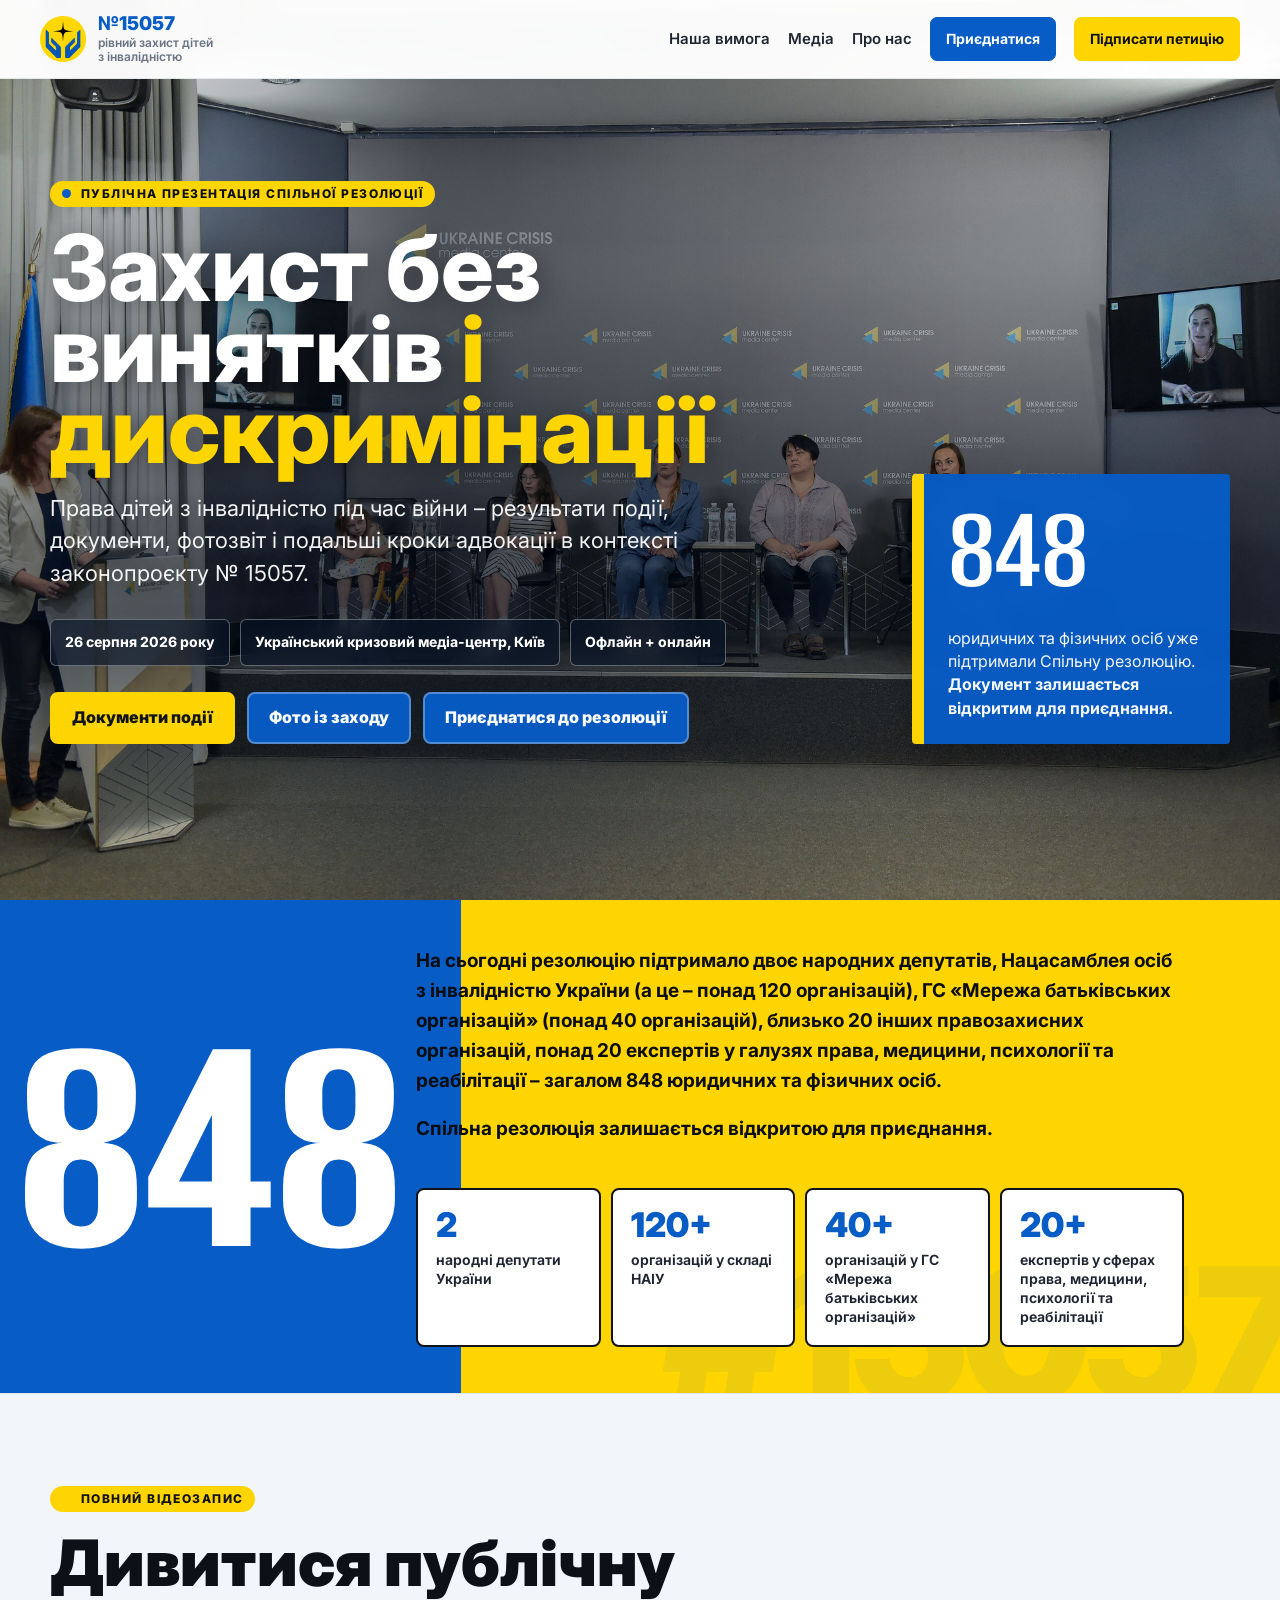
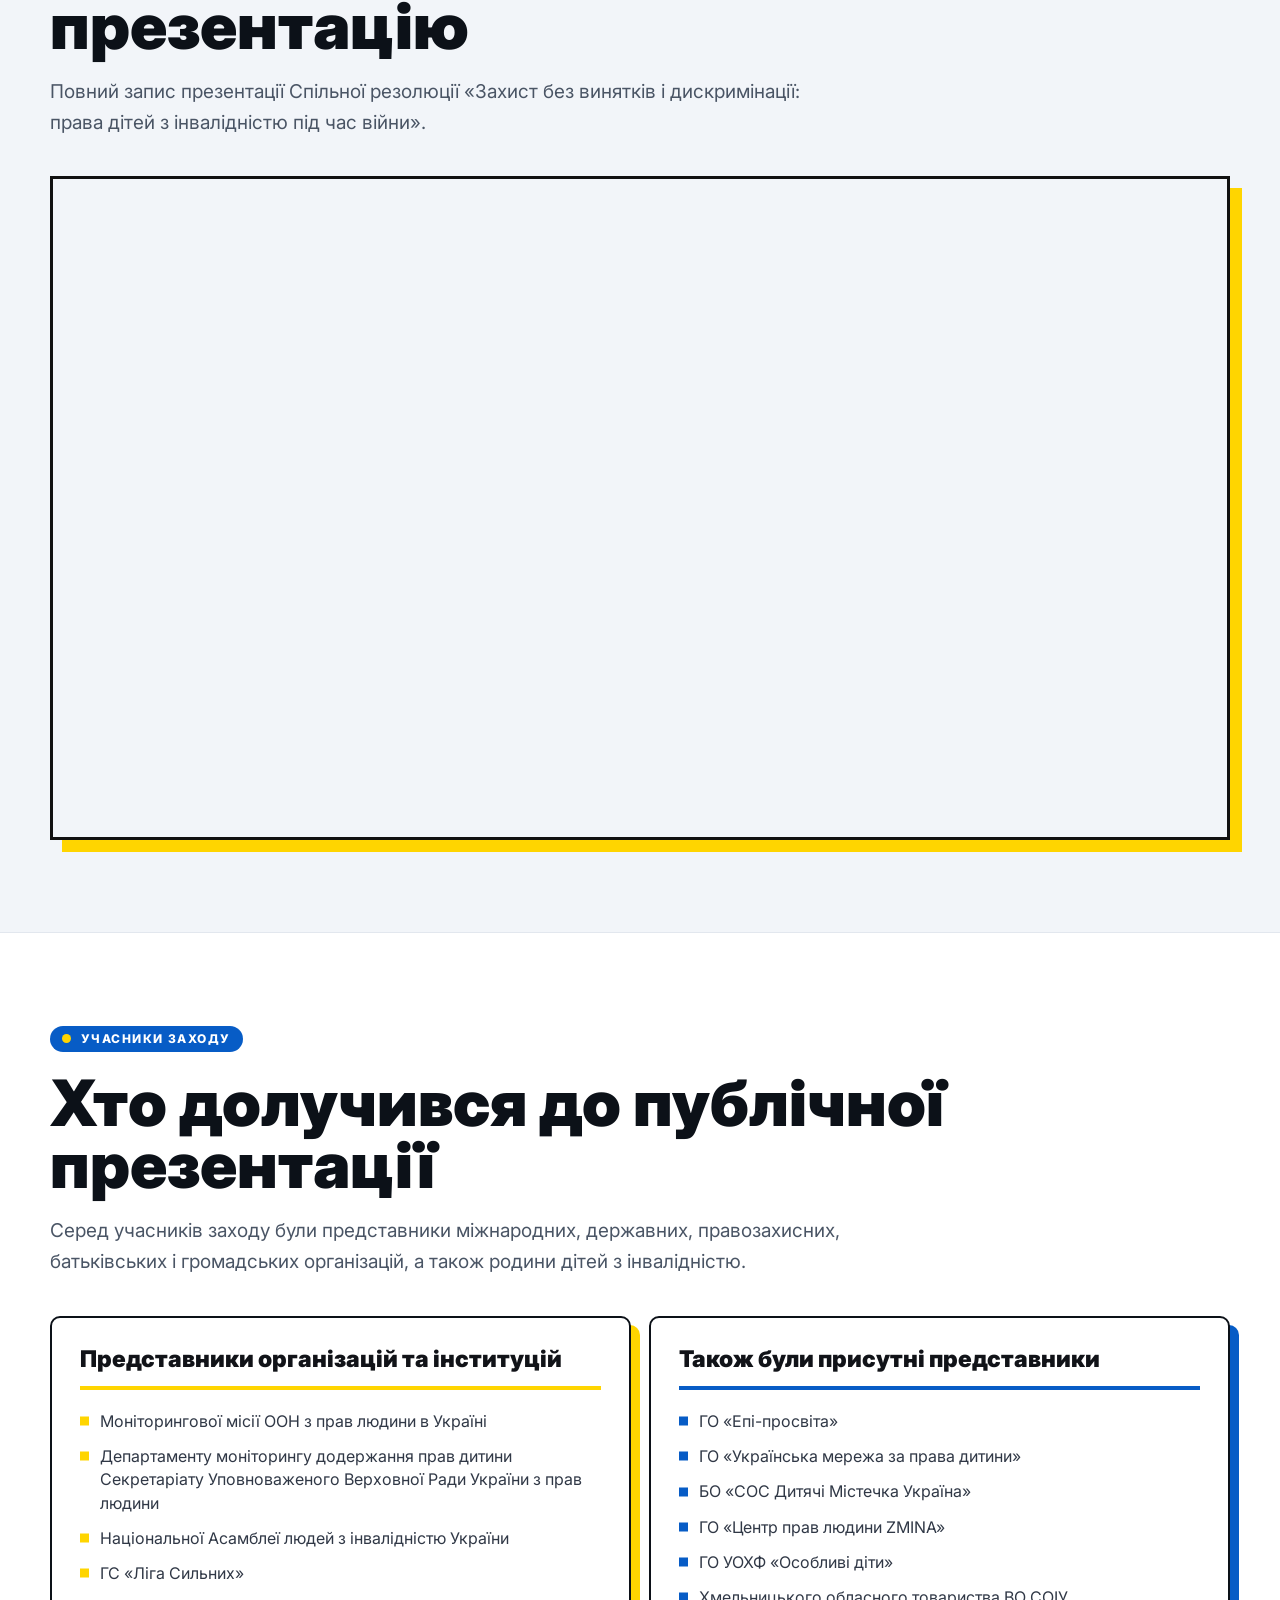
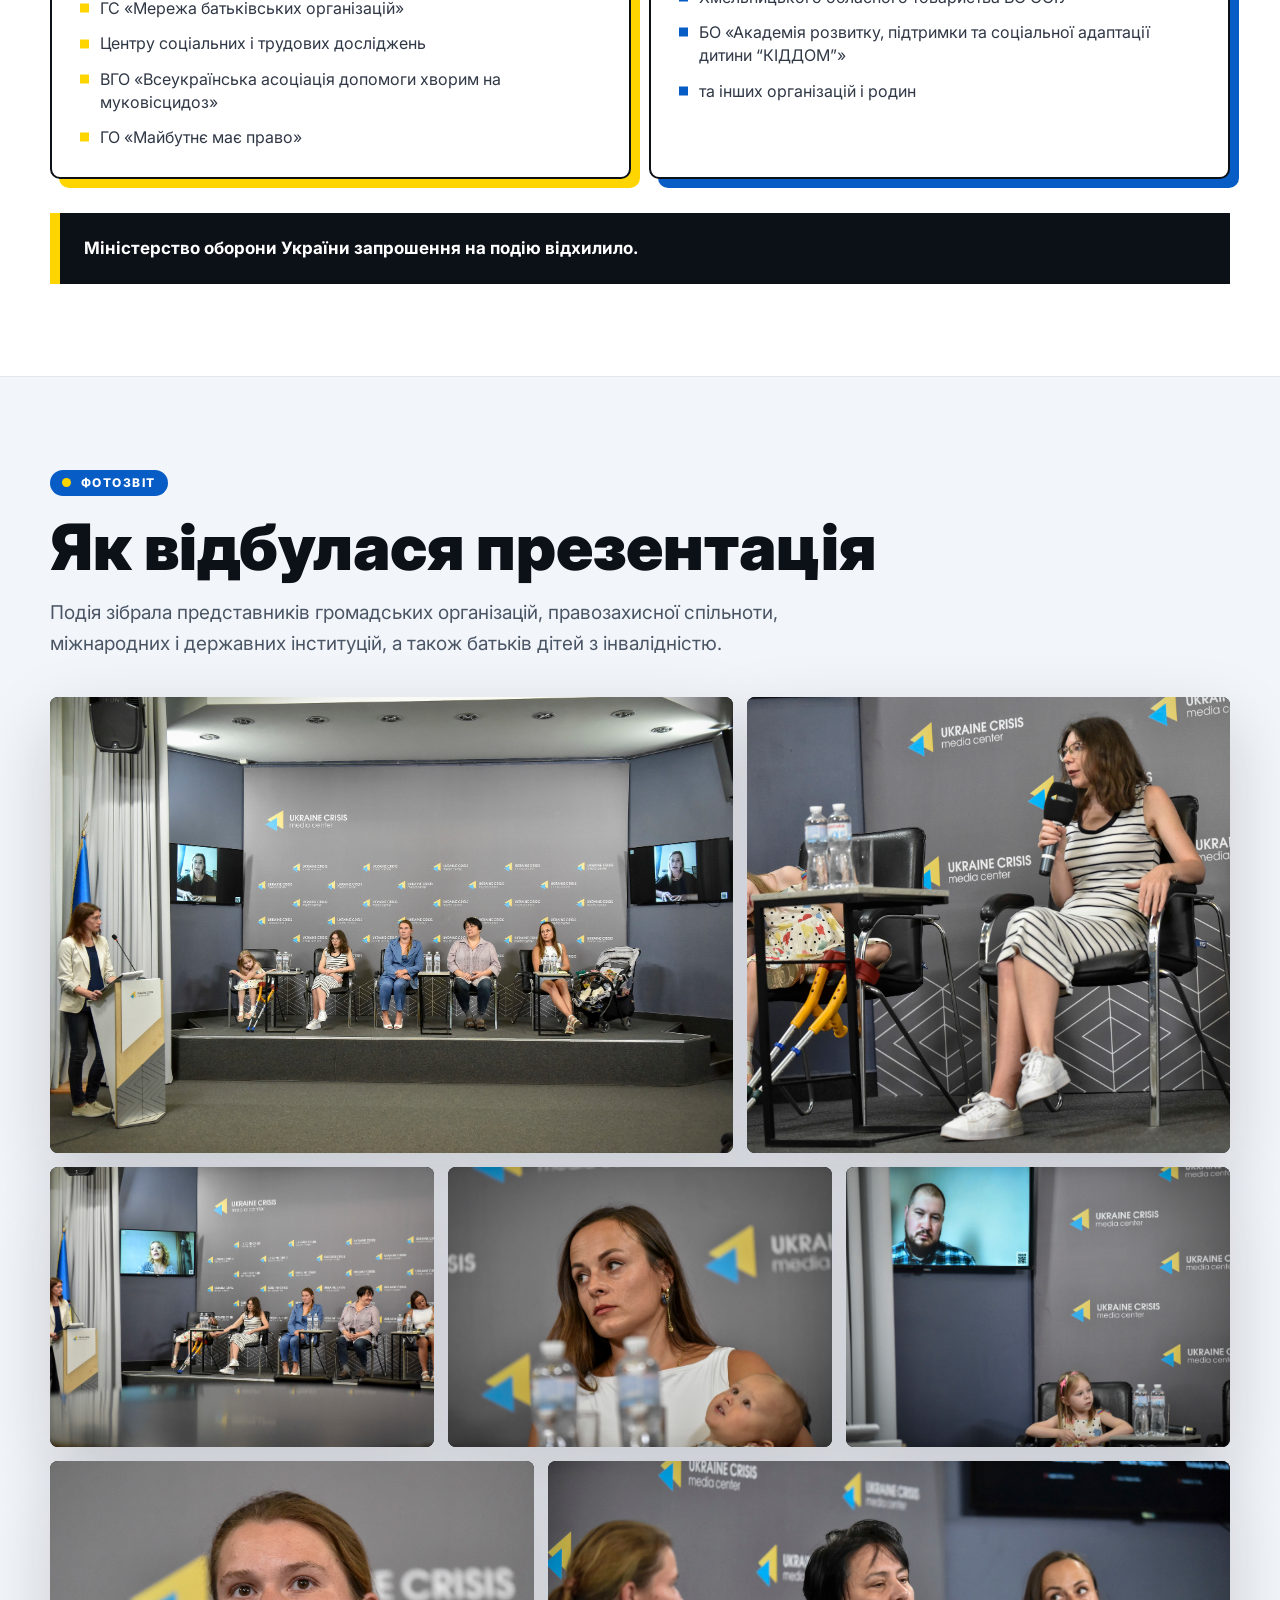
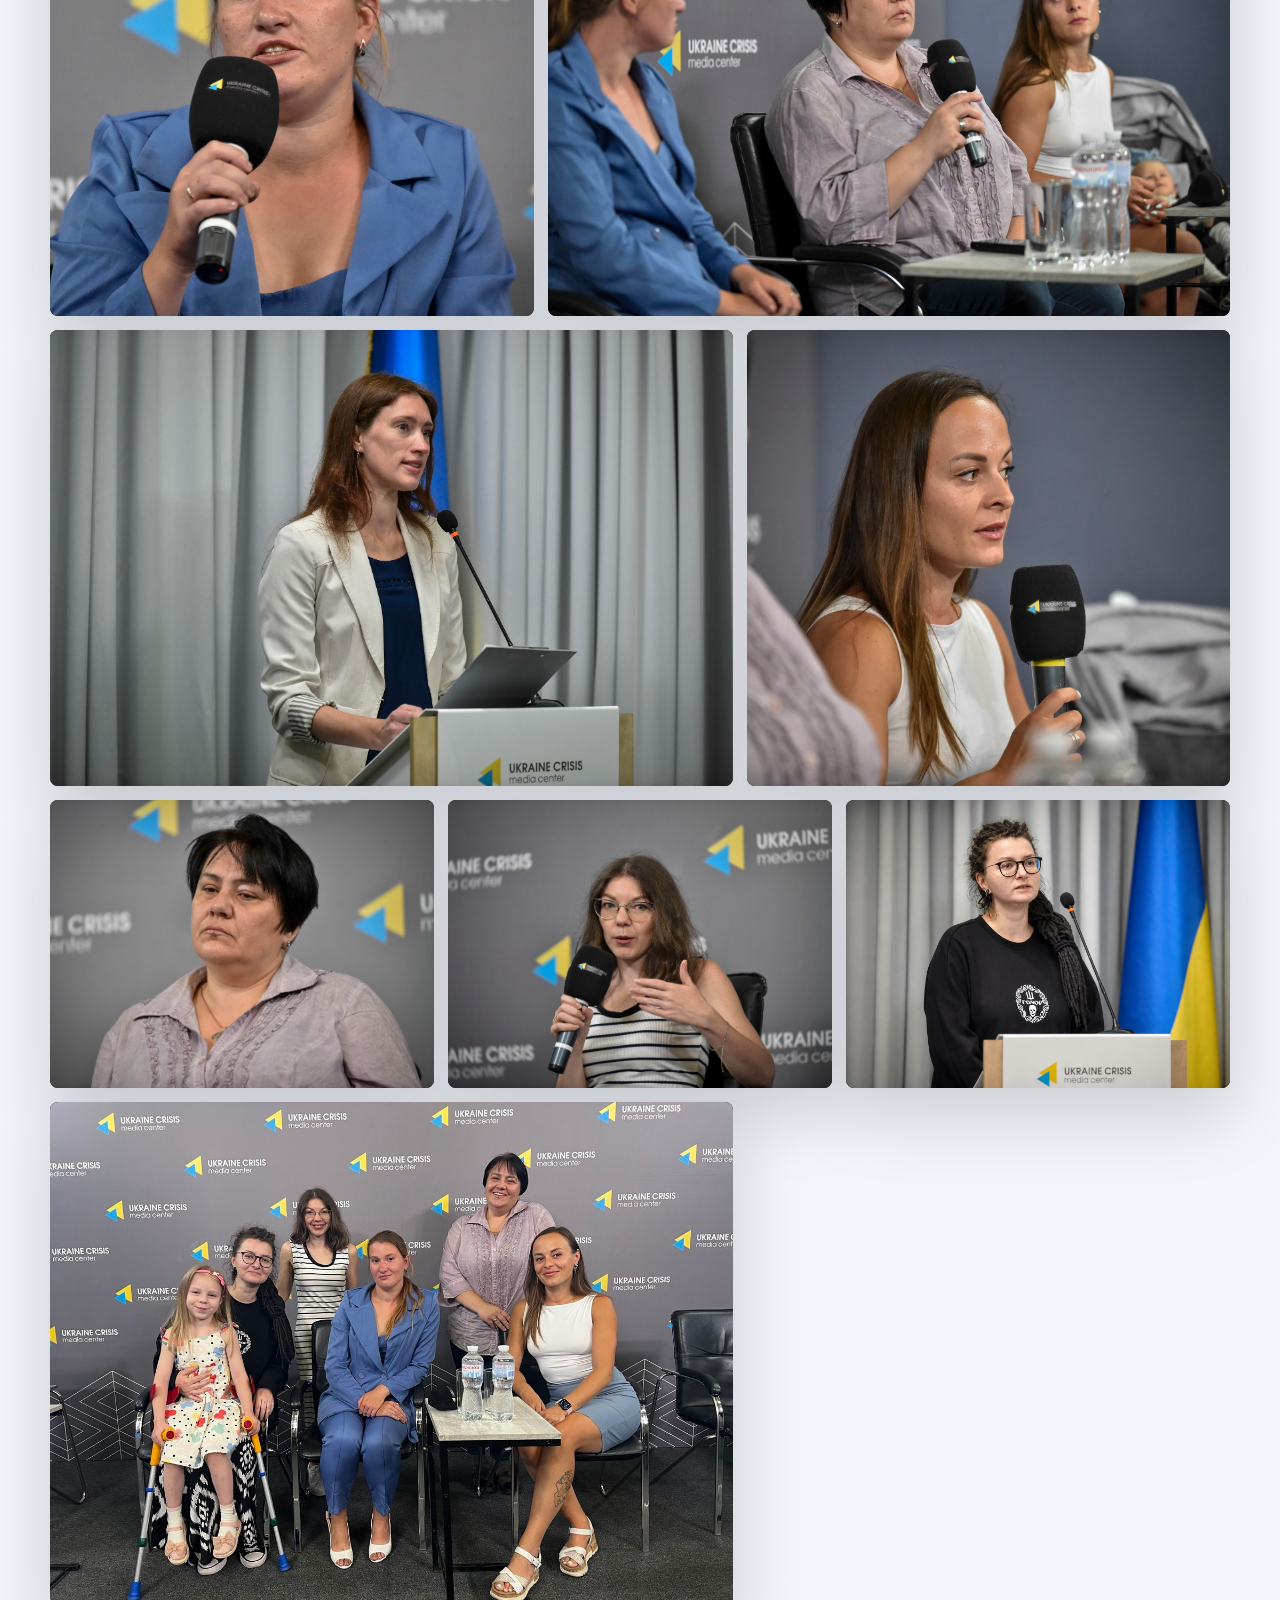
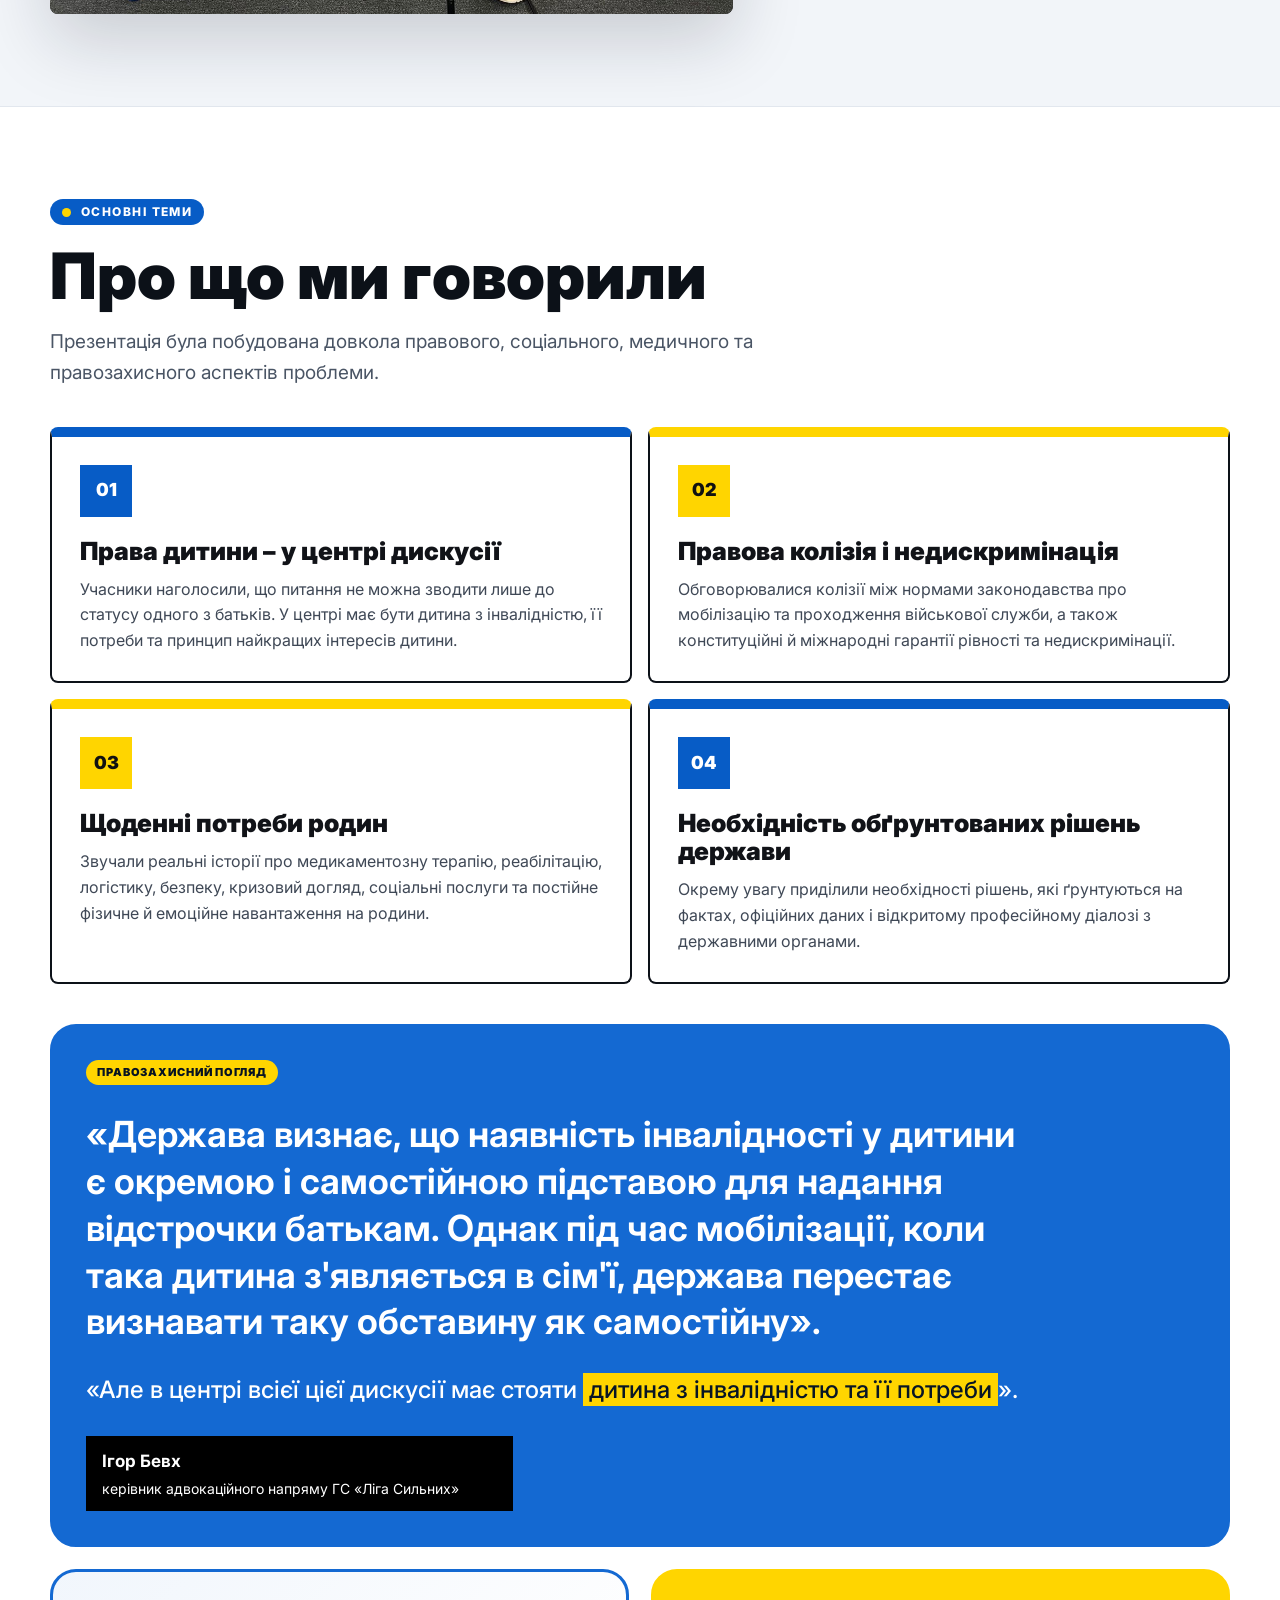
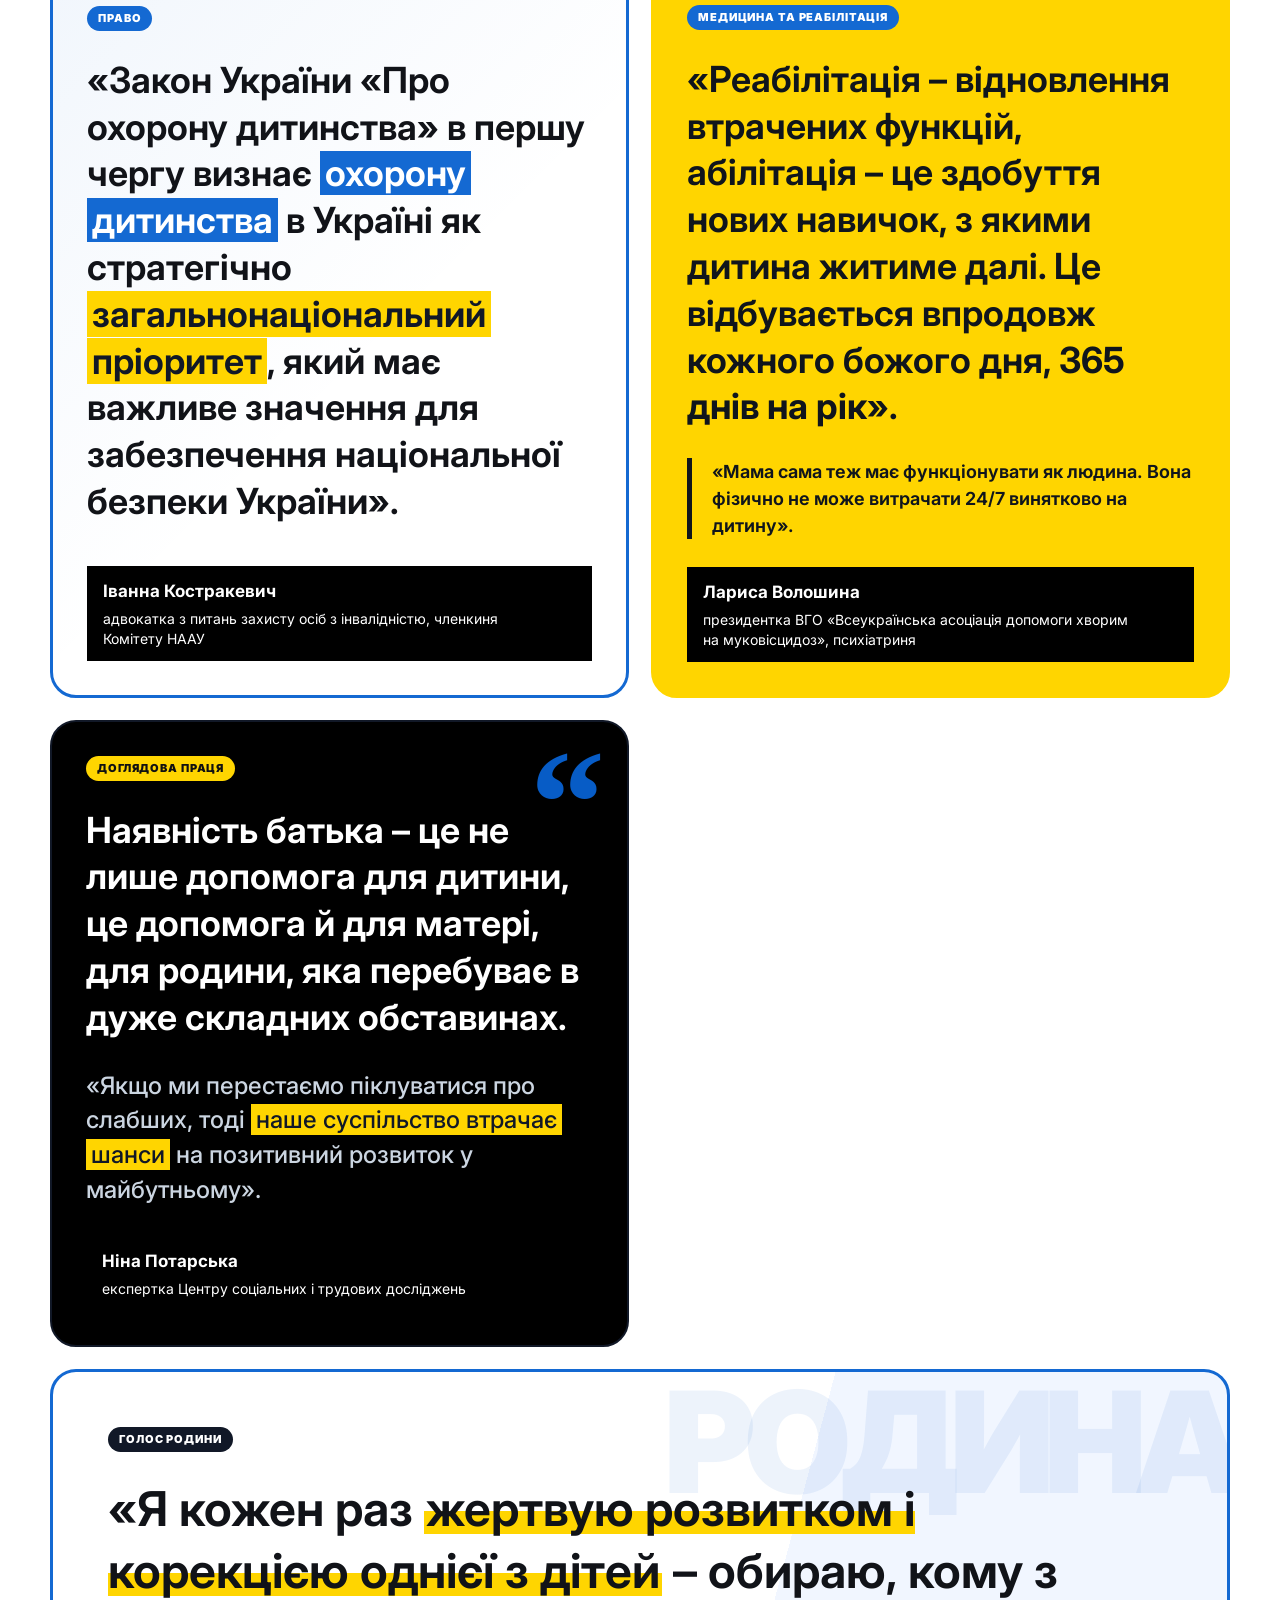
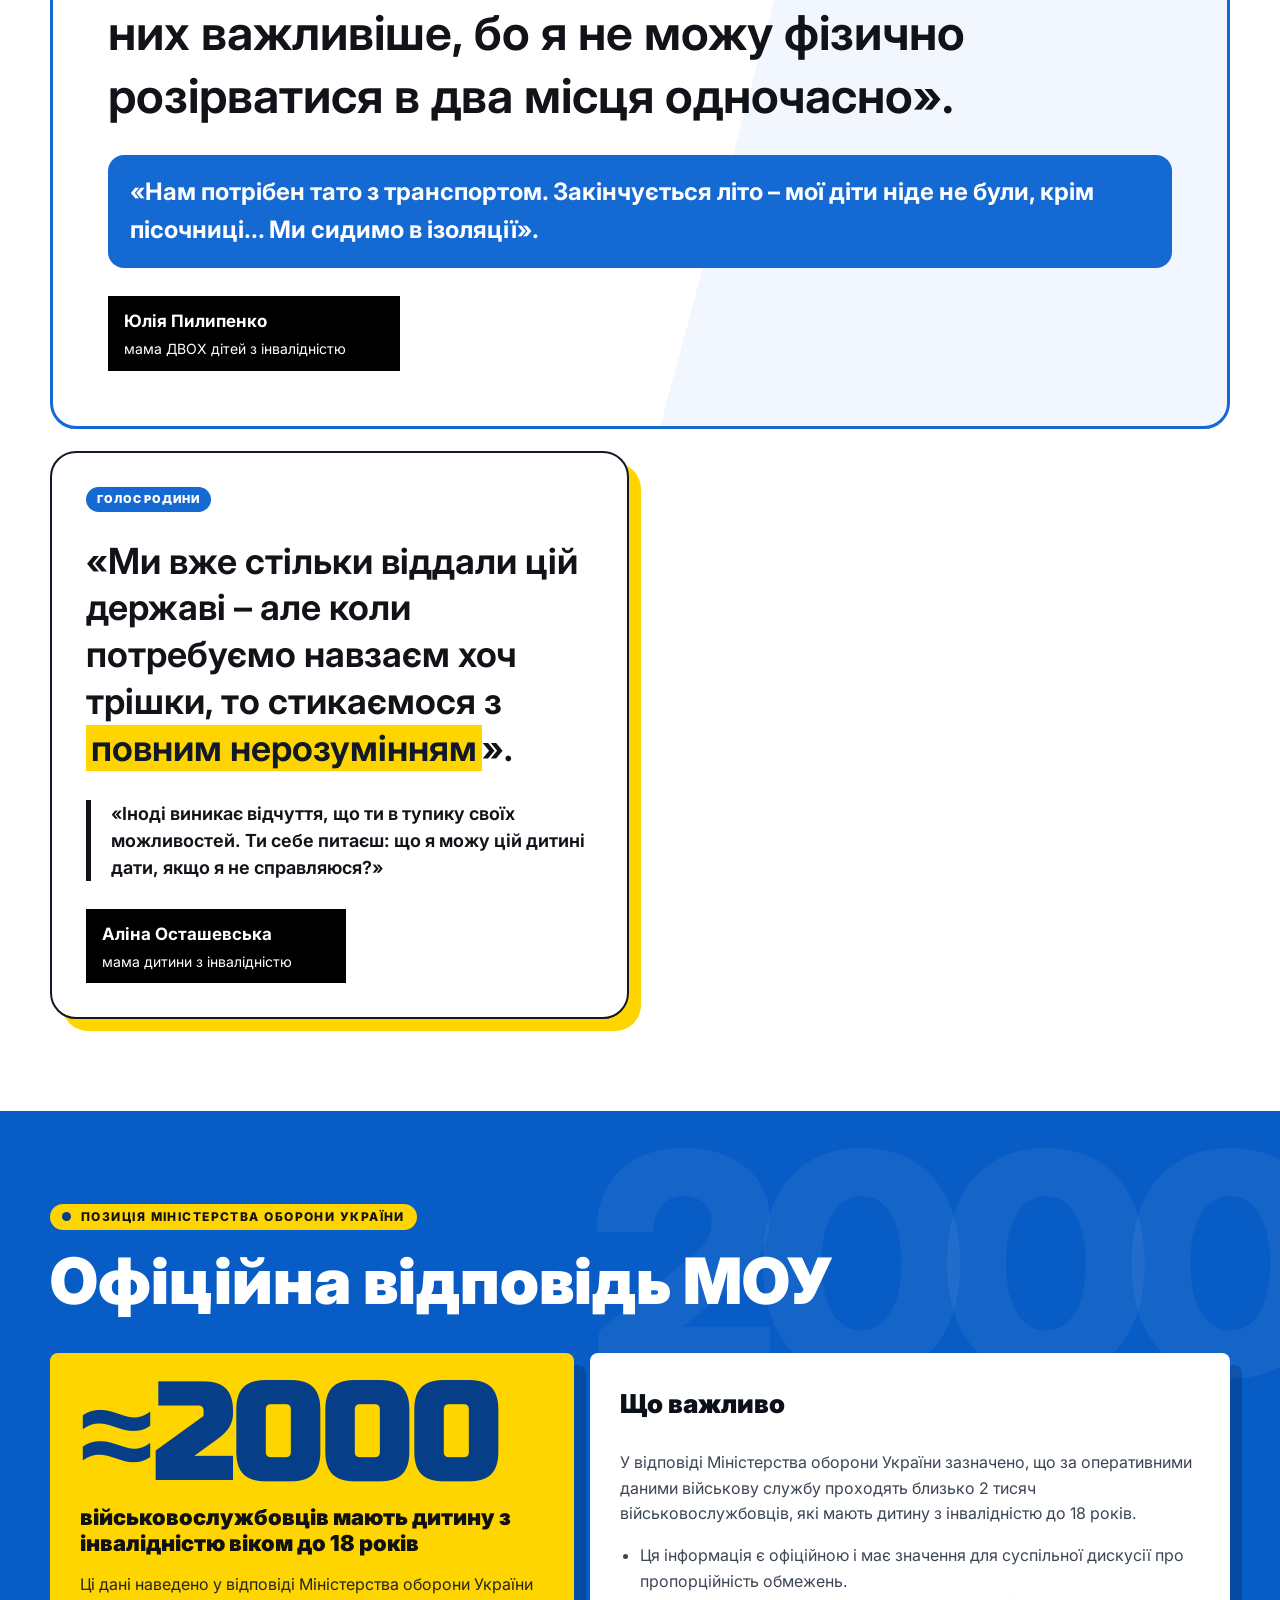
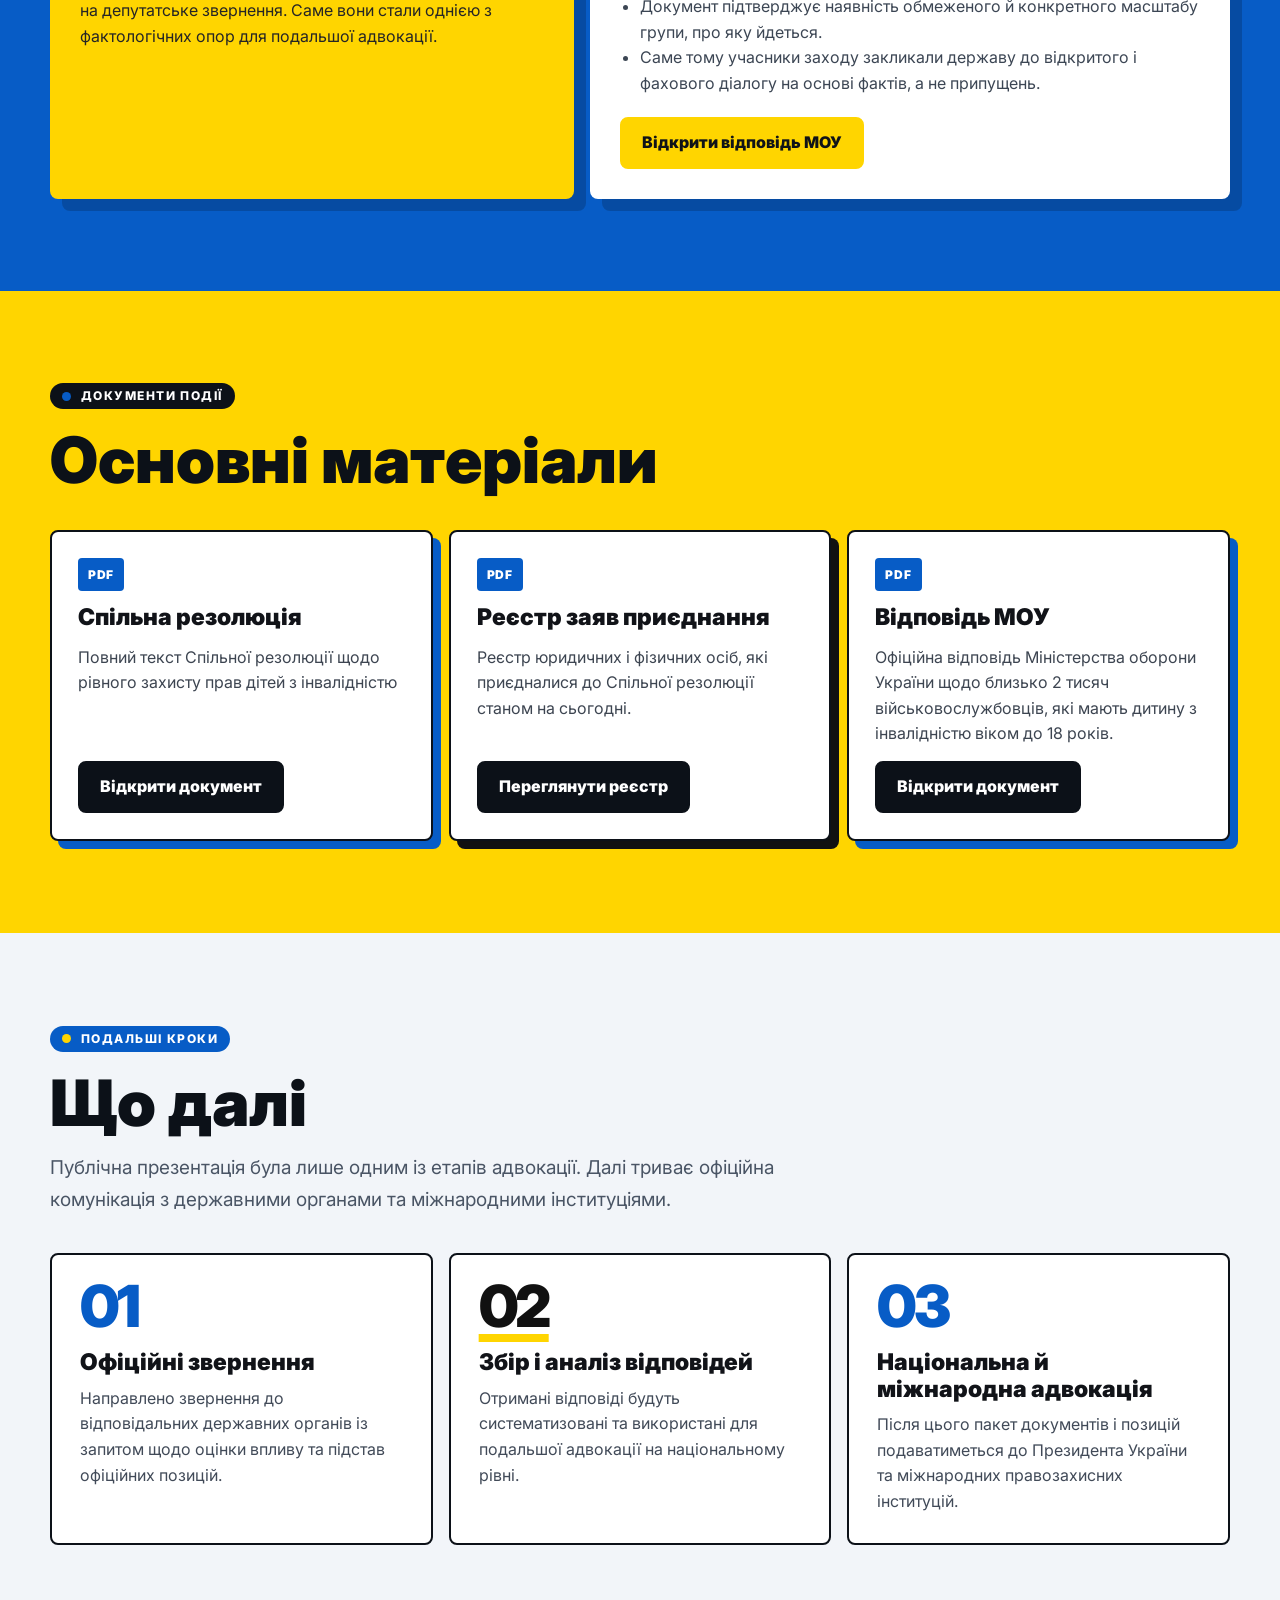
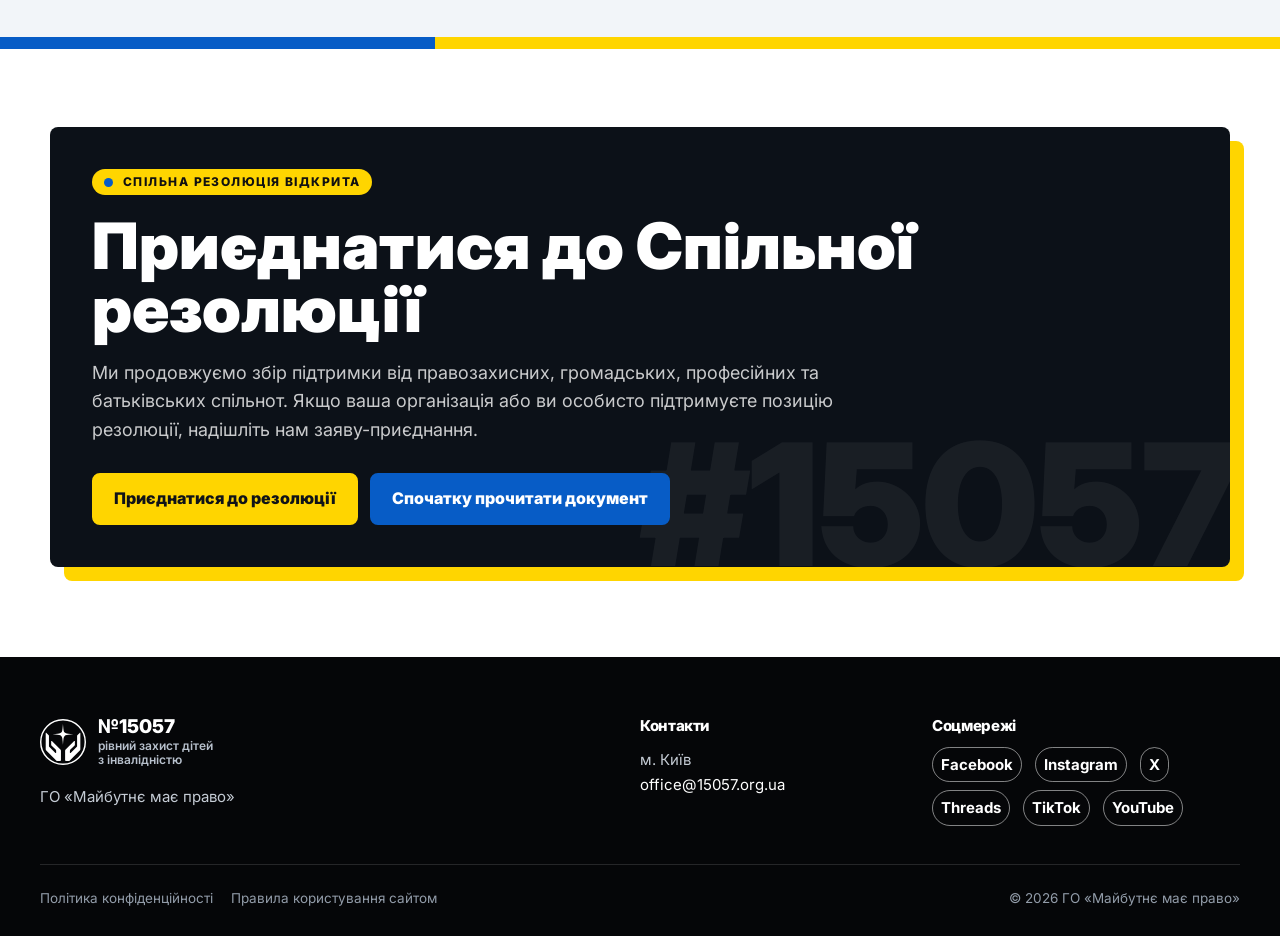
<file: event/index.html>
<!DOCTYPE html>
<html lang="uk">
<head>
<meta name="robots" content="noindex, nofollow">
<script defer src="/preview-mode.js"></script>
  <meta charset="UTF-8" />
  <meta name="viewport" content="width=device-width, initial-scale=1.0" />
  <title>Захист без винятків і дискримінації - результати публічної презентації Спільної резолюції</title>
  <meta name="description" content="Результати публічної презентації Спільної резолюції «Захист без винятків і дискримінації: права дітей з інвалідністю під час війни», документи події, реєстр підписантів та відповідь МОУ про близько 2 тисячі військових." />
  <meta property="og:title" content="Захист без винятків і дискримінації" />
  <meta property="og:description" content="Права дітей з інвалідністю під час війни - результати публічної презентації, документи та фотозвіт." />
  <meta property="og:type" content="website" />
  <meta property="og:image" content="../assets/photo_2026-08-29_00-19-52.jpg" />
  <meta name="theme-color" content="#ffffff" />
  <link rel="preconnect" href="https://fonts.googleapis.com">
  <link rel="alternate" hreflang="uk" href="https://15057.org.ua/event/">
<link rel="alternate" hreflang="en" href="https://15057.org.ua/en/event/">
<link rel="alternate" hreflang="x-default" href="https://15057.org.ua/event/">
  <link rel="canonical" href="https://15057.org.ua/event/">
<link rel="preconnect" href="https://fonts.gstatic.com" crossorigin>
<link href="https://fonts.googleapis.com/css2?family=Alumni+Sans:ital,wght@0,100..900;1,100..900&family=Big+Shoulders+Inline:opsz,wght@10..72,100..900&family=Cuprum:ital,wght@0,400..700;1,400..700&family=Russo+One&family=Science+Gothic:wght@100..900&family=Zen+Dots&display=swap" rel="stylesheet">
  <style>
  :root {
    --bg: #ffffff;
    --surface: #ffffff;
    --soft: #f2f5f9;
    --text: #111318;
    --muted: #4a5565;
    --line: #d7dde6;
    --blue: #075cc6;
    --blue-dark: #063f88;
    --yellow: #ffd500;
    --ink: #0c1118;
    --max: 1180px;
    --radius: 22px;
    --shadow: 0 18px 44px rgba(17, 24, 39, .12);
    --shadow-strong: 0 26px 70px rgba(17, 24, 39, .18);
  }

  * { box-sizing: border-box; }
  html { scroll-behavior: smooth; }
  body {
    margin: 0;
    font-family: Inter, Arial, Helvetica, sans-serif;
    background: var(--bg);
    color: var(--text);
    line-height: 1.6;
  }
html { overflow-x: hidden; }
body { overflow-x: hidden; }
  a { color: inherit; }
  img { max-width: 100%; display: block; }

  .container {
    width: min(calc(100% - 40px), var(--max));
    margin: 0 auto;
  }

  .section {
    position: relative;
    padding: 92px 0;
  }

  .eyebrow {
    display: inline-flex;
    align-items: center;
    gap: 10px;
    margin-bottom: 20px;
    padding: 7px 12px;
    border-radius: 999px;
    background: var(--blue);
    color: #fff;
    font-size: 12px;
    line-height: 1;
    font-weight: 800;
    letter-spacing: .12em;
    text-transform: uppercase;
  }

  .eyebrow::before {
    content: "";
    width: 9px;
    height: 9px;
    flex: 0 0 9px;
    border-radius: 50%;
    background: var(--yellow);
  }

  .section-title {
    margin: 0 0 18px;
    max-width: 980px;
font-size: 64px;    line-height: .98;
    font-weight: 900;
    color: var(--ink);
  }

  .section-lead {
    max-width: 800px;
    margin: 0;
    font-size: 19px;
    line-height: 1.65;
    color: var(--muted);
  }

  .site-header {
  position: fixed;
  z-index: 30;
  width: 100%;
  background: #ffffff;
  border-bottom: 1px solid #d9e0e8;
  top: 0;
  left: 0;
}

  .site-header-inner {
    width: min(calc(100% - 40px), var(--max));
    min-height: 78px;
    margin: 0 auto;
    display: flex;
    align-items: center;
    justify-content: space-between;
    gap: 24px;
  }

  .site-brand {
    display: inline-flex;
    align-items: center;
    gap: 12px;
    color: var(--ink);
    text-decoration: none;
    font-weight: 900;
    line-height: 1;
  }
.site-brand img {
  width: 64px;
  height: 64px;
}
 
  .site-brand-text {
    font-size: 14px;
    letter-spacing: .02em;
    text-transform: uppercase;
  }

  .site-nav {
    display: flex;
    align-items: center;
    gap: 10px;
  }

  .nav-btn {
    display: inline-flex;
    align-items: center;
    justify-content: center;
    min-height: 44px;
    padding: 11px 16px;
    border-radius: 7px;
    border: 2px solid var(--blue);
    background: var(--blue);
    text-decoration: none;
    color: #fff;
    font-size: 14px;
    font-weight: 850;
    line-height: 1.1;
    transition: transform .16s ease, background-color .16s ease, border-color .16s ease;
  }

  .nav-btn:hover {
    transform: translateY(-1px);
    background: var(--blue-dark);
    border-color: var(--blue-dark);
  }

  .nav-btn-petition {
    background: var(--yellow);
    border-color: var(--ink);
    color: #0b111a;
  }

  .nav-btn-petition:hover {
    background: #ffe33b;
    border-color: var(--ink);
  }

  .hero {
    position: relative;
    width: 100%;
    min-height: 100vh;
  display: flex;
  align-items: flex-start;
  overflow: hidden;
  padding: 180px 0 80px;
    color: #fff;
    background-image: linear-gradient(90deg, rgba(2, 10, 24, 0) 0%, rgba(2, 10, 24, 0.38) 34%, rgba(2, 10, 24, 0.16) 58%, rgba(2, 10, 24, 0) 76%, rgba(2, 10, 24, 0) 100%), linear-gradient(0deg, rgba(2, 10, 24, 0) 0%, rgba(2, 10, 24, 0.59) 32%, rgba(2, 10, 24, 0) 100%), url('../assets/55489749670_64972f7ce1_k.jpg');
    background-size: cover;
    background-position: center center;
    background-repeat: no-repeat;
  }

  .hero .container {
    position: relative;
    z-index: 2;
  }

  .hero-grid {
    display: grid;
    grid-template-columns: minmax(0, 820px) minmax(260px, 1fr);
    gap: 42px;
    align-items: end;
  }

  .hero-grid > div:first-child {
    max-width: 820px;
  }

  .hero .eyebrow {
    background: var(--yellow);
    color: #0d1117;
  }

  .hero .eyebrow::before { background: var(--blue); }

  .hero h1 {
    margin: 0 0 22px;
    max-width: 880px;
    font-size: clamp(52px, 7.2vw, 104px);
    line-height: .88;    font-weight: 800;
    text-wrap: balance;
text-shadow: 4px 4px 24px rgba(0,0,0,.32);  }

  .hero h1 span {
    color: var(--yellow);
    display: inline;
  }

  .hero p {
    margin: 0;
    max-width: 720px;
    font-size: clamp(18px, 1.8vw, 22px);
    line-height: 1.48;
    color: rgba(255,255,255,.94);
    text-shadow: 0 2px 18px rgba(0,0,0,.36);
  }

  .hero-meta {
    display: flex;
    flex-wrap: wrap;
    gap: 10px;
    margin: 30px 0 26px;
  }

  .meta-chip {
    padding: 11px 14px;
    border: 1px solid rgba(255,255,255,.32);
    border-radius: 6px;
    background: rgba(8,20,40,.62);
    backdrop-filter: blur(10px);
    color: #fff;
    font-size: 14px;
    font-weight: 750;
  }

  .actions {
    display: flex;
    flex-wrap: wrap;
    gap: 12px;
  }

  .btn {
    display: inline-flex;
    align-items: center;
    justify-content: center;
    min-height: 52px;
    padding: 14px 20px;
    border: 2px solid transparent;
    border-radius: 8px;
    text-decoration: none;
    font-weight: 850;
    line-height: 1.2;
    transition: transform .16s ease, box-shadow .16s ease, background-color .16s ease, color .16s ease;
  }
.hero-mobile-photo {
  display: none;
}
  .btn:hover {
    transform: translateY(-2px);
    box-shadow: 0 12px 24px rgba(17,24,39,.18);
  }

  .btn-primary {
    background: var(--yellow);
    color: #101318;
    border-color: var(--yellow);
  }

  .btn-secondary {
    background: var(--blue);
    color: #fff;
    border-color: var(--blue);
  }

  .hero .btn-secondary {
    background: rgba(7,92,198,.96);
    color: #fff;
    border-color: rgba(255,255,255,.30);
  }

  .hero-card {
    align-self: end;
  width: 100%;
  max-width: 440px;
  justify-self: end;
  padding: 24px;
    border: 0;
    border-left: 12px solid var(--yellow);
    border-radius: 4px;
    background: rgba(7,92,198,.96);
    box-shadow: 0 22px 50px rgba(0,0,0,.30);
    backdrop-filter: blur(8px);
    display: flex;
  flex-direction: column;
  }

  .hero-card span {
    display: block;
    font-size: 122px;
  line-height: .85;
  color: #fff;
  font-weight: 600;
  font-family: "Alumni Sans", sans-serif;}

  .hero-card p {
    font-size: 16px;
    line-height: 1.45;
    color: rgba(255,255,255,.96);
    text-shadow: none;
  }

  /* 848 - сильний жовто-синій блок */
  .support-strip {
    position: relative;
    padding: 0;
background: linear-gradient(90deg, #075cc6 36%, #ffd500 36%, #ffd500 100%);    overflow: hidden;
  }

  .support-strip::after {
    content: "#15057";
    position: absolute;
    right: -18px;
    bottom: -36px;
  font-size: 188px;
  line-height: 1;
  font-weight: 950;
  letter-spacing: -6px;
  color: rgba(7,92,198,.07);
    pointer-events: none;
  }

  .support-strip .container { position: relative; z-index: 1; }

  .support-grid {
    display: grid;
    grid-template-columns: 320px 1fr;
    align-items: stretch;
    min-height: 470px;
  }

  .support-grid > div:first-child {
    display: flex;
    align-items: center;
    justify-content: center;
    padding: 46px 28px;
    background: var(--blue);
  }

  .support-number {
    margin: 0;
  font-size: 333px;
  line-height: .8;
  font-weight: 700;
  color: #fff;
  font-family: "Alumni Sans", sans-serif;
  }

  .support-box {
    display: flex;
    flex-direction: column;
    justify-content: center;
    padding: 46px;
    border: 0;
    border-radius: 0;
    background: transparent;
    box-shadow: none;
  }

  .support-box p {
    margin: 0 0 18px;
    max-width: 850px;
    font-size: 19px;
    line-height: 1.58;
    color: #171717;
  }

  .support-box p strong { color: #0b0d11; }

  .kpis {
    display: grid;
    grid-template-columns: repeat(4, 1fr);
    gap: 10px;
    margin-top: 26px;
  }

  .kpi {
    min-height: 132px;
    padding: 18px;
    border: 2px solid #111318;
    border-radius: 8px;
    background: #fff;
  }

  .kpi strong {
    display: block;
    margin-bottom: 9px;
    font-size: 34px;
    line-height: 1;
    font-weight: 950;
    color: var(--blue);
  }

  .kpi span {
    display: block;
    font-size: 14px;
    line-height: 1.35;
    color: #1d2430;
    font-weight: 650;
  }

  /* Учасники */
  #participants { background: #fff; }

  .participants-wrap {
    display: grid;
    grid-template-columns: 1fr 1fr;
    gap: 18px;
    margin-top: 38px;
  }

  .list-panel {
    position: relative;
    overflow: hidden;
    padding: 28px;
    border: 2px solid var(--ink);
    border-radius: 10px;
    background: #fff;
    box-shadow: 9px 9px 0 var(--yellow);
  }

  .list-panel:nth-child(2) {
    box-shadow: 9px 9px 0 var(--blue);
  }

  .list-panel h3 {
    margin: 0 0 20px;
    padding-bottom: 14px;
    border-bottom: 4px solid var(--yellow);
    font-size: 23px;
    line-height: 1.15;
    font-weight: 900;
  }

  .list-panel:nth-child(2) h3 { border-bottom-color: var(--blue); }

  .plain-list {
    list-style: none;
    padding: 0;
    margin: 0;
    display: grid;
    gap: 12px;
  }

  .plain-list li {
    position: relative;
    padding-left: 20px;
    font-size: 16px;
    line-height: 1.45;
    color: #303846;
  }

  .plain-list li::before {
    content: "";
    position: absolute;
    left: 0;
    top: .7em;
    width: 9px;
    height: 9px;
    transform: translateY(-50%);
    border-radius: 0;
    background: var(--yellow);
  }

  .list-panel:nth-child(2) .plain-list li::before { background: var(--blue); }

  .inline-note {
    margin-top: 34px;
    padding: 22px 24px;
    border: 0;
    border-left: 10px solid var(--yellow);
    border-radius: 0;
    background: var(--ink);
    color: #fff;
    font-size: 17px;
  }

  /* Галерея */
  #gallery, #video {
    background: var(--soft);
    border-top: 1px solid #e2e7ee;
    border-bottom: 1px solid #e2e7ee;
  }

  .gallery-grid {
    margin-top: 38px;
    display: grid;
    grid-template-columns: repeat(12, 1fr);
    gap: 14px;
  }

  .gallery-item {
    position: relative;
    overflow: hidden;
    min-height: 280px;
    margin: 0;
    border: 0;
    border-radius: 8px;
    background: #101317;
    box-shadow: var(--shadow-strong);
  }

  .gallery-item img {
    width: 100%;
    height: 100%;
    object-fit: cover;
    transition: transform .35s ease;
  }

  .gallery-item:hover img { transform: scale(1.025); }

  .gallery-item figcaption {
    position: absolute;
    left: 0;
    right: 0;
    bottom: 0;
    padding: 36px 16px 15px;
    border-radius: 0;
    background: linear-gradient(transparent, rgba(7,16,31,.91));
    color: #fff;
    font-size: 14px;
    line-height: 1.35;
    backdrop-filter: none;
    display: none;
  }

  .span-7 { grid-column: span 7; }
  .span-5 { grid-column: span 5; }
  .span-4 { grid-column: span 4; }
  .span-8 { grid-column: span 8; }
  .span-6 { grid-column: span 6; }

  /* Теми */
  #topics { background: #fff; }

  .topics-grid {
    display: grid;
    grid-template-columns: repeat(2, 1fr);
    gap: 16px;
    margin-top: 38px;
  }

  .topic {
    position: relative;
    min-height: 240px;
    padding: 28px;
    border: 2px solid var(--ink);
    border-radius: 8px;
    background: #fff;
    box-shadow: none;
  }

  .topic:nth-child(1), .topic:nth-child(4) { border-top: 10px solid var(--blue); }
  .topic:nth-child(2), .topic:nth-child(3) { border-top: 10px solid var(--yellow); }

  .topic-number {
    display: inline-flex;
    align-items: center;
    justify-content: center;
    width: 52px;
    height: 52px;
    margin-bottom: 20px;
    border-radius: 0;
    background: var(--blue);
    color: #fff;
    font-weight: 950;
    font-size: 18px;
  }

  .topic:nth-child(2) .topic-number,
  .topic:nth-child(3) .topic-number {
    background: var(--yellow);
    color: #111;
  }

  .topic h3 {
    margin: 0 0 12px;
    font-size: 25px;
    line-height: 1.12;
    font-weight: 900;
  }

  .topic p {
    margin: 0;
    font-size: 16px;
    color: #3f4856;
  }

  .quote-box {
    position: relative;
    margin-top: 20px;
    padding: 34px 36px 34px 48px;
    border: 0;
    border-radius: 8px;
    background: var(--blue);
    color: #fff;
    box-shadow: var(--shadow-strong);
  }

  .quote-box::before {
    content: "“";
    position: absolute;
    left: 16px;
    top: 4px;
    font-size: 88px;
    line-height: 1;
    font-family: Georgia, serif;
    color: var(--yellow);
    opacity: .95;
  }

  blockquote {
    position: relative;
    z-index: 1;
    margin: 0;
    max-width: 970px;
    font-size: clamp(26px, 3.5vw, 42px);
    line-height: 1.14;
    letter-spacing: -0.035em;
    font-weight: 800;
  }

  .quote-meta {
    position: relative;
    z-index: 1;
    margin-top: 16px;
    color: rgba(255,255,255,.82);
    font-size: 15px;
    font-weight: 700;
  }

  /* МОУ - великий синій акцент */
  #mou {
    overflow: hidden;
    background: var(--blue);
    color: #fff;
  }

  #mou::after {
    content: "2000";
    position: absolute;
    right: -30px;
    top: 30px;
    font-size: clamp(130px, 24vw, 330px);
    line-height: .8;
    font-weight: 950;
    letter-spacing: -.08em;
    color: rgba(255,255,255,.055);
    pointer-events: none;
  }

  #mou .container { position: relative; z-index: 1; }
  #mou .eyebrow { background: var(--yellow); color: #111; }
  #mou .eyebrow::before { background: var(--blue-dark); }
  #mou .section-title { color: #fff; }
  #mou .section-lead { color: rgba(255,255,255,.84); }

  .mou-grid {
    display: grid;
    grid-template-columns: .9fr 1.1fr;
    gap: 16px;
    margin-top: 40px;
    align-items: stretch;
  }

  .highlight-card,
  .content-card {
    padding: 30px;
    border: 0;
    border-radius: 8px;
    background: #fff;
    color: var(--ink);
    box-shadow: 12px 12px 0 rgba(0,0,0,.18);
  }

  .highlight-card {
    background: var(--yellow);
    color: #111;
  }

  .highlight-card strong {
    display: block;
    margin-bottom: 12px;
    font-size: 133px;
  line-height: .82;
  color: var(--blue-dark);
  font-weight: 800;
  font-family: "russo one", sans-serif;
  }

  .highlight-card span {
    display: block;
    margin-bottom: 14px;
    font-size: 22px;
    line-height: 1.2;
    font-weight: 900;
  }

  .highlight-card p { color: #252525; }
  .content-card p,
  .content-card li {
    color: #3c4654;
    font-size: 16px;
  }

  .content-card h3 {
    margin-top: 0;
    font-size: 26px;
    font-weight: 900;
  }

  .content-card ul {
    margin: 14px 0 0;
    padding-left: 20px;
  }

  /* Документи - жовтий фон */
  #documents {
    background: var(--yellow);
  }

  #documents .eyebrow {
    background: var(--ink);
    color: #fff;
  }

  #documents .eyebrow::before { background: var(--blue); }
  #documents .section-lead { color: #343434; }

  .docs-grid {
    display: grid;
    grid-template-columns: repeat(3, 1fr);
    gap: 16px;
    margin-top: 38px;
  }

  .doc-card {
    display: flex;
    flex-direction: column;
    gap: 14px;
    min-height: 100%;
    padding: 26px;
    border: 2px solid var(--ink);
    border-radius: 8px;
    background: #fff;
    box-shadow: 8px 8px 0 var(--blue);
  }

  .doc-card:nth-child(2) { box-shadow: 8px 8px 0 #111; }
  .doc-card:nth-child(3) { box-shadow: 8px 8px 0 var(--blue); }

  .doc-badge {
    display: inline-flex;
    width: fit-content;
    padding: 7px 10px;
    border-radius: 4px;
    background: var(--blue);
    color: #fff;
    font-size: 12px;
    font-weight: 900;
    letter-spacing: .06em;
    text-transform: uppercase;
  }

  .doc-card h3 {
    margin: 0;
    font-size: 23px;
    line-height: 1.12;
    font-weight: 900;
  }

  .doc-card p {
    margin: 0;
    flex-grow: 1;
    font-size: 16px;
    color: #3d4551;
  }

  #documents .btn-primary {
    background: var(--ink);
    color: #fff;
    border-color: var(--ink);
  }

  /* Наступні кроки */
  #next-steps { background: var(--soft); }

  .steps {
    display: grid;
    grid-template-columns: repeat(3, 1fr);
    gap: 16px;
    margin-top: 38px;
  }

  .step {
    min-height: 260px;
    padding: 28px;
    border: 2px solid var(--ink);
    border-radius: 8px;
    background: #fff;
    box-shadow: none;
  }

  .step strong {
    display: block;
    margin-bottom: 20px;
    font-size: 58px;
    line-height: .8;
    letter-spacing: -0.06em;
    color: var(--blue);
    font-weight: 950;
  }

  .step:nth-child(2) strong { color: #111; text-decoration: underline 8px var(--yellow); text-underline-offset: 7px; }
  .step:nth-child(3) strong { color: var(--blue); }

  .step h3 {
    margin: 0 0 10px;
    font-size: 23px;
    line-height: 1.15;
    font-weight: 900;
  }

  .step p {
    margin: 0;
    color: #414a58;
    font-size: 16px;
  }

  /* CTA */
  .cta {
    position: relative;
    overflow: hidden;
    padding: 90px 0;
    background: #fff;
  }

  .cta::before {
    content: "";
    position: absolute;
    left: 0;
    top: 0;
    width: 34%;
    height: 12px;
    background: var(--blue);
  }

  .cta::after {
    content: "";
    position: absolute;
    right: 0;
    top: 0;
    width: 66%;
    height: 12px;
    background: var(--yellow);
  }

  .cta-panel {
    position: relative;
    z-index: 1;
    overflow: hidden;
    padding: 42px;
    border: 0;
    border-radius: 8px;
    background: var(--ink);
    color: #fff;
    box-shadow: 14px 14px 0 var(--yellow);
  }

  .cta-panel::after {
    content: "#15057";
    position: absolute;
    right: -8px;
    bottom: -22px;
    font-size: clamp(80px, 15vw, 170px);
    line-height: 1;
    font-weight: 950;
letter-spacing: -1px;    color: rgba(255,255,255,.055);
    pointer-events: none;
  }

  .cta-panel .eyebrow { background: var(--yellow); color: #111; }
  .cta-panel .eyebrow::before { background: var(--blue); }
  .cta-panel .section-title { position: relative; z-index: 1; color: #fff; }

  .cta-panel p {
    position: relative;
    z-index: 1;
    max-width: 780px;
    margin: 0 0 28px;
    color: rgba(255,255,255,.78);
    font-size: 18px;
  }

  .cta-panel .actions { position: relative; z-index: 1; }

  footer {
    background: #050505;
    color: #ffffff;
    padding: 64px 0 28px;
    border-top: 0;
  }

  footer a {
    color: #ffffff;
    text-decoration: none;
    transition: color .16s ease;
  }

  footer a:hover { color: var(--yellow); }

  .footer-grid {
    display: grid;
    grid-template-columns: minmax(0, 1.4fr) minmax(260px, .6fr);
    gap: 48px;
    align-items: start;
    padding-bottom: 42px;
  }

  .footer-brand {
    display: inline-flex;
    align-items: center;
    gap: 14px;
    margin-bottom: 18px;
  }

  .footer-brand img {
    width: 58px;
    height: auto;
    object-fit: contain;
  }

  .footer-brand span {
    display: flex;
    flex-direction: column;
    gap: 3px;
  }

  .footer-brand b {
    color: var(--yellow);
    font-size: 24px;
    line-height: 1;
    letter-spacing: -.02em;
  }

  .footer-brand small {
    color: #d6d9df;
    font-size: 13px;
    line-height: 1.25;
  }

  .footer-grid h3 {
    margin: 0 0 14px;
    color: var(--yellow);
    font-size: 18px;
  }

  .footer-grid p {
    margin: 0;
    color: #c6cbd3;
    font-size: 15px;
    line-height: 1.75;
  }

  .footer-bottom {
    display: flex;
    justify-content: space-between;
    align-items: center;
    gap: 22px;
    padding-top: 24px;
    border-top: 1px solid rgba(255,255,255,.14);
  }

  .footer-bottom p {
    margin: 0;
    color: #8f98a5;
    font-size: 13px;
  }

  .footer-legal {
    display: flex;
    flex-wrap: wrap;
    gap: 22px;
  }

  .footer-legal a {
    color: #bfc6d0;
    font-size: 13px;
  }

  @media (max-width: 1080px) {
    .support-grid,
    .participants-wrap,
    .mou-grid { grid-template-columns: 1fr; }

    .support-grid > div:first-child { min-height: 250px; }
    .kpis, .docs-grid, .steps { grid-template-columns: repeat(2, 1fr); }
    .hero-grid { grid-template-columns: minmax(0, 1fr) 300px; }
  }

  @media (max-width: 760px) {
    .site-header-inner {
      width: calc(100% - 28px);
      min-height: 66px;
      align-items: center;
      gap: 9px;
    }
    .site-brand-text { display: none; }
    .site-brand-mark { min-width: 62px; height: 40px; font-size: 18px; }
    .site-nav { gap: 7px; flex: 1; justify-content: flex-end; }
    .nav-btn {
      min-height: 40px;
      padding: 8px 10px;
      font-size: 11.5px;
      text-align: center;
    }

    .container { width: min(calc(100% - 28px), var(--max)); }
    .section { padding: 68px 0; }

    .hero {
      min-height: calc(100svh - 66px);
      align-items: flex-end;
      padding: 96px 0 36px;
      background-image:
        linear-gradient(0deg, rgba(3,12,28,.94) 0%, rgba(3,12,28,.72) 48%, rgba(3,12,28,.34) 100%),
        linear-gradient(90deg, rgba(3,12,28,.74) 0%, rgba(3,12,28,.30) 100%),
        url('../assets/55489749670_64972f7ce1_k.jpg');
      background-position: 58% center;
    }

    .hero-grid {
      grid-template-columns: 1fr;
      gap: 18px;
    }
  .hero {
    background-image: none !important;
    background: #ffffff !important;
    color: #111827;
    min-height: auto;
  }

  /* Прибираємо всі градієнтні оверлеї */
  .hero::before,
  .hero::after {
    display: none !important;
    content: none !important;
  }

  /* Якщо є окремий overlay-елемент */
  .hero-overlay,
  .hero-gradient,
  .hero-bg-overlay {
    display: none !important;
  }

  .hero h1, .hero h2, .hero p {
    color: #075cc6;
  }
   .hero h2,
  .hero p {
    color: #111827;
    text-shadow: none;
  }

  .hero-mobile-photo {
    display: block;
    width: calc(100% + 28px);
    max-width: none;
    height: auto;

    margin-left: -14px;
    margin-right: -14px;
    margin-top: 24px;
    margin-bottom: 28px;

    object-fit: cover;
    object-position: center;

    border-radius: 0;
  }
    .hero h1 {
      font-size: 64px;
      line-height: 1.2;
    }

    .hero p { font-size: 17px; }
    .hero-meta { margin: 24px 0 22px; }
    .meta-chip { font-size: 13px; padding: 9px 11px; background: #000;}
.hero h1 span {
  display: inline-block;
  background: #000;
  padding: 0 10px;
  line-height: 1.2;
}
    .hero-card {
      display: none;
    }
.hero .btn-secondary {
  background: #fff;
  color: #000;
  border-color: #000;
}

.support-strip {
  background: linear-gradient(90deg, #075cc6 16%, #ffd500 16%, #ffd500 100%);
  padding: 0 0 118px;
}
.section-title {
    width: 100%;
    max-width: 100%;
    font-size: clamp(38px, 11vw, 48px);
    line-height: 1;
    overflow-wrap: break-word;
  }
    
    .support-grid { min-height: 0; }
 
    .support-grid > div:first-child {
  justify-content: start;
  padding: 60px 0 0;
  background: none;
}
    .support-box { padding: 0; }
    
    .support-number {
    font-size: 222px;
    text-align: start;
      -webkit-text-stroke: 1px #000;
  }
.support-box p {
  margin: 0 0 18px calc(16% + 14px);}
    
    .kpis,
    .docs-grid,
    .steps,
    .topics-grid { grid-template-columns: 1fr; }

    .participants-wrap { gap: 24px; }
    .list-panel { box-shadow: 6px 6px 0 var(--yellow); }
    .list-panel:nth-child(2) { box-shadow: 6px 6px 0 var(--blue); }

    .gallery-grid { grid-template-columns: 1fr; }
    .gallery-item,
    .span-4,
    .span-5,
    .span-6,
    .span-7,
    .span-8 {
      grid-column: auto;
      min-height: 260px;
    }

    .highlight-card,
    .content-card,
    .doc-card,
    .step,
    .topic,
    .list-panel { padding: 22px; }
.voice-author {
  padding: 8px 16px 8px 10px;
  line-height: 1;
}
    .quote-box { padding: 28px 22px 28px 42px; }
    .quote-box::before { left: 10px; font-size: 70px; }

    .cta { padding: 68px 0 78px; }
    .cta-panel { padding: 30px 22px; box-shadow: 8px 8px 0 var(--yellow); }

    .actions { flex-direction: column; align-items: stretch; }
    .btn { width: 100%; }

    .footer-grid {
      grid-template-columns: 1fr;
      gap: 30px;
      padding-bottom: 32px;
    }

    .footer-bottom {
      flex-direction: column;
      align-items: flex-start;
    }
  }

   .voices-section {
  padding: 100px 0;
  background:
    linear-gradient(180deg, #ffffff 0%, #f3f6fb 100%);
  color: #111827;
}

.voices-heading {
  max-width: 820px;
  margin-bottom: 48px;
}

.voices-kicker {
  display: inline-flex;
  align-items: center;
  gap: 8px;
  margin-bottom: 14px;
  padding: 7px 13px;
  background: #ffd500;
  color: #081525;
  border-radius: 999px;
  font-size: 12px;
  font-weight: 900;
  letter-spacing: .08em;
  text-transform: uppercase;
}

.voices-kicker::before {
  content: "";
  width: 8px;
  height: 8px;
  background: #1469d2;
  border-radius: 50%;
}

.voices-heading h2 {
  margin: 0 0 16px;
  max-width: 760px;
  font-size: clamp(42px, 6vw, 76px);
  line-height: .95;
  letter-spacing: -.055em;
}

.voices-heading p {
  margin: 0;
  max-width: 650px;
  color: #526073;
  font-size: 19px;
}


.voices-grid {
  display: grid;
  grid-template-columns: repeat(2, minmax(0, 1fr));
  gap: 22px;
  margin-top: 40px;
}


.voice-card {
  position: relative;
  overflow: hidden;
  padding: 34px;
  min-height: 340px;
  display: flex;
  flex-direction: column;
  border-radius: 26px;
  background: #fff;
  border: 2px solid #111827;
}

.voice-card--wide {
  grid-column: 1 / -1;
}


.voice-label {
  width: fit-content;
  margin-bottom: 26px;
  padding: 7px 11px;
  border-radius: 999px;
  background: #111827;
  color: #fff;
  font-size: 11px;
  line-height: 1;
  font-weight: 900;
  letter-spacing: .08em;
  text-transform: uppercase;
}


.voice-card blockquote {
  margin: 0;
  max-width: 950px;
 font-size: 36px;
line-height: 1.3;  letter-spacing: 0;
  font-weight: 650;
}


.voice-author {
  margin-top: auto;
background: #000;
  max-width: fit-content;
  padding: 12px 54px 12px 16px;
color: #fff;
}

.voice-author strong {
  display: block;
  margin-bottom: 4px;
  font-size: 17px;
}

.voice-author span {
  display: block;
  max-width: 620px;
  color: inherit;
  opacity: 1;
  font-size: 14px;
  line-height: 1.4;
}


.voice-accent {
 margin: 28px 0;
  max-width: 100%;
  font-size: 24px;
  line-height: 1.45;
  font-weight: 500;
}

.voice-accent mark {
  padding: 2px 6px;
  background: #ffd500;
  color: #081525;
}


.voice-pull {
  margin: 28px 0;
  padding-left: 20px;
  border-left: 5px solid currentColor;
  font-size: 18px;
  line-height: 1.5;
  font-weight: 650;
}


/* СИНЯ КАРТКА */

.voice-card--blue {
  background: #1469d2;
  border-color: #1469d2;
  color: #fff;
}

.voice-card--blue .voice-label {
  background: #ffd500;
  color: #071322;
}


/* ЖОВТА КАРТКА */

.voice-card--yellow {
  background: #ffd500;
  border-color: #ffd500;
  color: #10151c;
}

.voice-card--yellow .voice-label {
  background: #1469d2;
  color: #fff;
}


/* ЧОРНА КАРТКА */

.voice-card--dark {
  background: #000;
  color: #fff;
}

.voice-card--dark .voice-label {
  background: #ffd500;
  color: #111;
}

.voice-accent--light {
  color: #cbd5e1;
}

.quote-symbol {
  position: absolute;
  top: 6px;
  right: 22px;
color: #075cc6;  font-size: 150px;
  line-height: 1;
  font-family: Georgia, serif;
  font-weight: 900;
}


/* БІЛА КАРТКА З СИНІМ КОНТУРОМ */

.voice-card--outline {
  border: 3px solid #1469d2;
  background:
    linear-gradient(135deg, rgba(20,105,210,.06), transparent 55%),
    #fff;
}

.voice-card--outline .voice-label {
  background: #1469d2;
}

.marker-blue {
  padding: 0 5px;
  background: #1469d2;
  color: #fff;
  box-decoration-break: clone;
  -webkit-box-decoration-break: clone;
}
    .marker-yellow {
  padding: 0 5px;
  background: #ffd500;
  color: #000;
  box-decoration-break: clone;
  -webkit-box-decoration-break: clone;
}


/* ГОЛОС РОДИНИ */

.voice-card--family {
  padding: clamp(30px, 5vw, 55px);
  background:
    linear-gradient(105deg, #fff 0 58%, #f1f6ff 58% 100%);
  border: 3px solid #1469d2;
}

.voice-card--family::after {
  content: "РОДИНА";
  position: absolute;
  right: -7px;
  top: 14px;
  color: rgba(20,105,210,.08);
  font-size: clamp(70px, 11vw, 150px);
  line-height: .8;
  font-weight: 950;
  letter-spacing: -.07em;
  pointer-events: none;
}

.family-intro {
  margin: 0 0 18px;
  color: #526073;
  font-size: 16px;
  font-weight: 700;
}

.family-main-quote {
  position: relative;
  z-index: 1;
  max-width: 960px !important;
font-size: 48px !important;}

.family-main-quote mark {
  background:
    linear-gradient(
      transparent 54%,
      #ffd500 54%,
      #ffd500 94%,
      transparent 94%
    );
  color: inherit;
  padding: 0 2px;
}

.family-secondary-quote {
 max-width: 100%;
  margin: 28px 0;
  padding: 18px 22px;
  background: #1469d2;
  color: #fff;
  border-radius: 16px;
  font-size: 24px;
  line-height: 1.6;
  font-weight: 700;
}


/* ДРУГА КАРТКА РОДИНИ */

.voice-card--red-accent {
  background: #fff;
  border-color: #111827;
  box-shadow: 12px 12px 0 #ffd500;
}

.voice-card--red-accent .voice-label {
  background: #1469d2;
}

.marker-yellow {
  padding: 1px 5px;
  background: #ffd500;
  color: #111827;
  box-decoration-break: clone;
  -webkit-box-decoration-break: clone;
}


/* MOBILE */

@media (max-width: 760px) {

  .voices-section {
    padding: 70px 0;
  }

  .voices-grid {
    grid-template-columns: 1fr;
  }

  .voice-card,
  .voice-card--wide {
    grid-column: auto;
  }

  .voice-card {
    min-height: auto;
    padding: 25px;
    border-radius: 21px;
  }

  .voice-card blockquote {
    font-size: 26px;
  }

  .voice-card--family {
    background: #fff;
  }

  .family-main-quote {
    font-size: 32px !important;
  }

  .voice-card--family::after {
    display: none;
  }

  .voice-card--red-accent {
    box-shadow: 7px 7px 0 #ffd500;
  }

} 

@media (max-width: 428px) {
  .hero h1 {
    font-size: 40px;
  }
  .site-brand img {
  width: 54px;
  height: 54px;
}
.eyebrow {
  line-height: 1.2;
  font-weight: 700;
  letter-spacing: 0;
}
.support-box p {
  font-size: 16px;
  line-height: 1.4;
margin: 0 0 18px calc(29% + 8px);}
 .support-number {
    font-size: 200px;}
.support-grid > div:first-child {
    min-height: auto;
    padding: 40px 0 20px;
  }
.support-strip::after {
  right: -2px;
  bottom: -12px;
  font-size: 78px;
  letter-spacing: -4px;
}
.support-strip {
    background: linear-gradient(90deg, #075cc6 29%, #ffd500 29%, #ffd500 100%);
    padding: 0 0 72px;
  }
 .hero pб .section-lead {
    font-size: 16px;
    line-height: 1.4;
  }
 .voice-card blockquote {
    font-size: 20px;
  }
.voice-accent {
  margin: 18px 0 0;
  font-size: 22px;}
.voice-author {
  margin-top: 20px;}
.voice-pull {
  margin: 20px 0 0;
line-height: 1.4;}
.voice-accent--light {
  color: #cfe5ff;
  font-size: 20px;
  line-height: 1.4;
}  
 .family-main-quote {
    font-size: 24px !important;
  }
.family-secondary-quote {
  margin: 18px 0 0;
  font-size: 20px;
  line-height: 1.4;}
.highlight-card strong {
  font-size: 76px;}
.voice-card--dark blockquote {
  padding-top: 10px;
}
  
}
 .event-video {
  background: #075cc6;
}


.event-video .eyebrow {
  background: #ffd500;
  color: #111;
}

.video-frame {
  position: relative;
  width: 100%;
  aspect-ratio: 16 / 9;
  margin-top: 38px;
  overflow: hidden;
  border: 3px solid #111;
  box-shadow: 12px 12px 0 #ffd500;
}

.video-frame iframe {
  position: absolute;
  inset: 0;
  width: 100%;
  height: 100%;
  border: 0;
}

@media (max-width: 760px) {
  .video-frame {
    margin-top: 28px;
    box-shadow: 7px 7px 0 #ffd500;
  }
}   
</style>

<link rel="stylesheet" href="/event-chrome.css">
<script defer src="/event-navigation.js"></script>
<link rel="icon" type="image/svg+xml" href="/assets/logo.svg">
</head>
<body class="event-page">
  <header class="site-header" id="top">
<div class="container nav-wrap">
<a aria-label="На початок сторінки" class="brand" href="/">
<img alt="" src="/assets/logo.svg"/>
<span><b>№15057</b><small>рівний захист дітей з інвалідністю</small></span>
</a>
<button aria-expanded="false" aria-label="Відкрити меню" class="nav-toggle" type="button">
<span></span><span></span><span></span>
</button>
<nav aria-label="Головна навігація" class="site-nav">
<a href="/#bill">Наша вимога</a>
<a href="/#media">Медіа</a>
<a href="/#about">Про нас</a>
<a class="nav-cta nav-cta-primary" href="/#join">Приєднатися</a>
<a class="nav-cta" href="https://petition.kmu.gov.ua/petitions/10608" target="_blank" rel="noopener">Підписати петицію</a>
</nav>
</div>
</header>

  <section class="hero" aria-label="Захист без винятків і дискримінації">
    <div class="container">
      <div class="hero-grid">
        <div>
          <div class="eyebrow">Публічна презентація Спільної резолюції</div>
          <h1>Захист без винятків <span>і дискримінації</span></h1>
          <p>Права дітей з інвалідністю під час війни – результати події, документи, фотозвіт і подальші кроки адвокації в контексті законопроєкту №&nbsp;15057.</p>
          <img
  class="hero-mobile-photo"
  src="../assets/55489749670_64972f7ce1_k.jpg"
  alt="Публічна презентація Спільної резолюції в Українському кризовому медіа-центрі"
/>
          <div class="hero-meta">
            <div class="meta-chip">26 серпня 2026 року</div>
            <div class="meta-chip">Український кризовий медіа-центр, Київ</div>
            <div class="meta-chip">Офлайн + онлайн</div>
          </div>
          <div class="actions">
            <a class="btn btn-primary" href="#documents">Документи події</a>
            <a class="btn btn-secondary" href="#gallery">Фото із заходу</a>
            <a class="btn btn-secondary" href="/#join">Приєднатися до резолюції</a>
          </div>
        </div>
        <div class="hero-card">
          <span>848</span><br>
          <p>юридичних та фізичних осіб уже підтримали Спільну резолюцію.<br><strong>Документ залишається відкритим для приєднання.</strong></p>
        </div>
      </div>
    </div>
  </section>

  <main>
    <section class="support-strip" id="results">
      <div class="container">
        <div class="support-grid">
          <div>
            <p class="support-number">848</p>
          </div>
          <div class="support-box">
            <p><strong>На сьогодні резолюцію підтримало двоє народних депутатів, Нацасамблея осіб з інвалідністю України (а це – понад 120 організацій), ГС «Мережа батьківських організацій» (понад 40 організацій), близько 20 інших правозахисних організацій, понад 20 експертів у галузях права, медицини, психології та реабілітації – загалом 848 юридичних та фізичних осіб.</strong></p>
            <p><strong>Спільна резолюція залишається відкритою для приєднання.</strong></p>
            <div class="kpis">
              <div class="kpi">
                <strong>2</strong>
                <span>народні депутати України</span>
              </div>
              <div class="kpi">
                <strong>120+</strong>
                <span>організацій у складі НАІУ</span>
              </div>
              <div class="kpi">
                <strong>40+</strong>
                <span>організацій у ГС «Мережа батьківських організацій»</span>
              </div>
              <div class="kpi">
                <strong>20+</strong>
                <span>експертів у сферах права, медицини, психології та реабілітації</span>
              </div>
            </div>
          </div>
        </div>
      </div>
    </section>
<section class="section event-video" id="video">
  <div class="container">

    <div class="eyebrow">Повний відеозапис</div>

    <h2 class="section-title">
      Дивитися публічну презентацію
    </h2>

    <p class="section-lead">
      Повний запис презентації Спільної резолюції
      «Захист без винятків і дискримінації: права дітей з інвалідністю під час війни».
    </p>

    <div class="video-frame">
      <iframe
        src="https://www.youtube.com/embed/vVAjRlwcJ5I"
        title="Публічна презентація Спільної резолюції"
        loading="lazy"
        allow="accelerometer; autoplay; clipboard-write; encrypted-media; gyroscope; picture-in-picture; web-share"
        allowfullscreen>
      </iframe>
    </div>

  </div>
</section>
    <section class="section" id="participants">
      <div class="container">
        <div class="eyebrow">Учасники заходу</div>
        <h2 class="section-title">Хто долучився до публічної презентації</h2>
        <p class="section-lead">Серед учасників заходу були представники міжнародних, державних, правозахисних, батьківських і громадських організацій, а також родини дітей з інвалідністю.</p>

        <div class="participants-wrap">
          <div class="list-panel">
            <h3>Представники організацій та інституцій</h3>
            <ul class="plain-list">
              <li>Моніторингової місії ООН з прав людини в Україні</li>
              <li>Департаменту моніторингу додержання прав дитини Секретаріату Уповноваженого Верховної Ради України з прав людини</li>
              <li>Національної Асамблеї людей з інвалідністю України</li>
              <li>ГС «Ліга Сильних»</li>
              <li>ГС «Мережа батьківських організацій»</li>
              <li>Центру соціальних і трудових досліджень</li>
              <li>ВГО «Всеукраїнська асоціація допомоги хворим на муковісцидоз»</li>
              <li>ГО «Майбутнє має право»</li>
            </ul>
          </div>
          <div class="list-panel">
            <h3>Також були присутні представники</h3>
            <ul class="plain-list">
              <li>ГО «Епі-просвіта»</li>
              <li>ГО «Українська мережа за права дитини»</li>
              <li>БО «СОС Дитячі Містечка Україна»</li>
              <li>ГО «Центр прав людини ZMINA»</li>
              <li>ГО УОХФ «Особливі діти»</li>
              <li>Хмельницького обласного товариства ВО СОІУ</li>
              <li>БО «Академія розвитку, підтримки та соціальної адаптації дитини “КІДДОМ”»</li>
              <li>та інших організацій і родин</li>
            </ul>
          </div>
        </div>

        <div class="inline-note">
          <strong>Міністерство оборони України запрошення на подію відхилило.</strong>
        </div>
      </div>
    </section>

    <section class="section" id="gallery">
      <div class="container">
        <div class="eyebrow">Фотозвіт</div>
        <h2 class="section-title">Як відбулася презентація</h2>
        <p class="section-lead">Подія зібрала представників громадських організацій, правозахисної спільноти, міжнародних і державних інституцій, а також батьків дітей з інвалідністю.</p>

        <div class="gallery-grid">
          <figure class="gallery-item span-7">
            <img src="../assets/55489749670_64972f7ce1_k.jpg" alt="Загальний план сцени під час публічної презентації Спільної резолюції" />
            <figcaption>Загальний план публічної презентації в Українському кризовому медіа-центрі</figcaption>
          </figure>
          <figure class="gallery-item span-5">
            <img src="../assets/55489358706_842e6e73b7_k.jpg" alt="Виступ учасниці заходу разом із дитиною" />
            <figcaption>Голос родин був однією з центральних частин дискусії</figcaption>
          </figure>
          <figure class="gallery-item span-4">
            <img src="../assets/55489358731_0833b8b66d_k.jpg" alt="Виступ експертки під час заходу" />
            <figcaption>Експертний погляд на потреби родин і доглядову працю</figcaption>
          </figure>
          <figure class="gallery-item span-4">
            <img src="../assets/55489534924_6ef12b6dcd_k.jpg" alt="Мати з маленькою дитиною під час презентації" />
            <figcaption>У центрі розмови – реальні потреби дітей з інвалідністю</figcaption>
          </figure>
          <figure class="gallery-item span-4">
            <img src="../assets/55489749660_3b019e8291_k.jpg" alt="Онлайн-учасник на екрані під час заходу" />
            <figcaption>До обговорення долучалися також онлайн-учасники</figcaption>
          </figure>
          
          <figure class="gallery-item span-5">
            <img src="../assets/55489534899_d71553af97_k.jpg" alt="Мама дитини з аутизмом" />
            <figcaption>Перед такими родинами постає багато викликів</figcaption>
          </figure>
          <figure class="gallery-item span-7">
            <img src="../assets/55489534879_63dada2293_k.jpg" alt="Мама двох дітей з інвалідністю" />
            <figcaption>Юлія Пилипенко розповідає про неможливість забезпечувати повноцінний догляд обом дітям одночасно</figcaption>
          </figure>
            <figure class="gallery-item span-7">
            <img src="../assets/55489749690_19ddbf28f8_k.jpg" alt="Ведуча заходу" />
            <figcaption>Модераторка зустрічі Ольга Николюк</figcaption>
          </figure>
           <figure class="gallery-item span-5">
            <img src="../assets/55489749400_b41935411e_k.jpg" alt="Мама дитини з інвалідністю" />
            <figcaption>Держава нас не чує</figcaption>
          </figure>
          <figure class="gallery-item span-4">
            <img src="../assets/55488379097_074c8ccbc0_k.jpg" alt="Мама дітей з інвалідністю" />
            <figcaption>Юлія Пилипенко</figcaption>
          </figure>
           <figure class="gallery-item span-4">
            <img src="../assets/55489358726_ce340ed64e_k.jpg" alt="Онлайн-учасник на екрані під час заходу" />
            <figcaption>Леся Верховод розповідає про складнощі транспортування неходячої дитини, ризики для її безпеки та про соціальну ізоляцію</figcaption>
          </figure>
<figure class="gallery-item span-4">
            <img src="../assets/55489534814_b76fa23c36_k.jpg" alt="Координаторка спільноти родин дітей з інвалідністю" />
            <figcaption>Виступ Валерії Калинич</figcaption>
          </figure>
          <figure class="gallery-item span-7">
            <img src="../assets/photo_2026-08-29_00-19-52.jpg" alt="Мами дітей з інвалідністю разом із координаторкою" />
            <figcaption>Учасниці спільноти родин військовослужбовців з дітьми з інвалідністю</figcaption>
          </figure>
        </div>
      </div>
    </section>

    <section class="section" id="topics">
      <div class="container">
        <div class="eyebrow">Основні теми</div>
        <h2 class="section-title">Про що ми говорили</h2>
        <p class="section-lead">Презентація була побудована довкола правового, соціального, медичного та правозахисного аспектів проблеми.</p>

        <div class="topics-grid">
          <article class="topic">
            <div class="topic-number">01</div>
            <h3>Права дитини – у центрі дискусії</h3>
            <p>Учасники наголосили, що питання не можна зводити лише до статусу одного з батьків. У центрі має бути дитина з інвалідністю, її потреби та принцип найкращих інтересів дитини.</p>
          </article>
          <article class="topic">
            <div class="topic-number">02</div>
            <h3>Правова колізія і недискримінація</h3>
            <p>Обговорювалися колізії між нормами законодавства про мобілізацію та проходження військової служби, а також конституційні й міжнародні гарантії рівності та недискримінації.</p>
          </article>
          <article class="topic">
            <div class="topic-number">03</div>
            <h3>Щоденні потреби родин</h3>
            <p>Звучали реальні історії про медикаментозну терапію, реабілітацію, логістику, безпеку, кризовий догляд, соціальні послуги та постійне фізичне й емоційне навантаження на родини.</p>
          </article>
          <article class="topic">
            <div class="topic-number">04</div>
            <h3>Необхідність обґрунтованих рішень держави</h3>
            <p>Окрему увагу приділили необхідності рішень, які ґрунтуються на фактах, офіційних даних і відкритому професійному діалозі з державними органами.</p>
          </article>
        </div>

         <div class="voices-grid">

      <!-- ІГОР БЕВХ -->
      <article class="voice-card voice-card--blue voice-card--wide">
        <div class="voice-label">Правозахисний погляд</div>

        <blockquote>
          «Держава визнає, що наявність інвалідності у дитини є окремою і
          самостійною підставою для надання відстрочки батькам. Однак під час
          мобілізації, коли така дитина з'являється в сім'ї, держава перестає
          визнавати таку обставину як самостійну».
        </blockquote>

        <p class="voice-accent">
          «Але в центрі всієї цієї дискусії має стояти
          <mark>дитина з інвалідністю та її потреби</mark>».
        </p>

        <div class="voice-author">
          <strong>Ігор Бевх</strong>
          <span>керівник адвокаційного напряму ГС «Ліга Сильних»</span>
        </div>
      </article>


      <!-- ІВАННА КОСТРАКЕВИЧ -->
      <article class="voice-card voice-card--outline">
        <div class="voice-label">Право</div>

        <blockquote>
          «Закон України «Про охорону дитинства» в першу чергу визнає
          <span class="marker-blue">охорону дитинства</span> в Україні як
          стратегічно <span class="marker-yellow">загальнонаціональний пріоритет</span>, який має важливе значення
          для забезпечення національної безпеки України».
        </blockquote>

        <div class="voice-author">
          <strong>Іванна Костракевич</strong>
          <span>адвокатка з питань захисту осіб з інвалідністю, членкиня Комітету НААУ</span>
        </div>
      </article>


      <!-- ЛАРИСА ВОЛОШИНА -->
      <article class="voice-card voice-card--yellow">
        <div class="voice-label">Медицина та реабілітація</div>

        <blockquote>
          «Реабілітація – відновлення втрачених функцій, абілітація – це здобуття нових навичок, з якими дитина житиме далі.
          Це відбувається впродовж кожного божого дня, <strong>365 днів на рік</strong>».
        </blockquote>

        <p class="voice-pull">
          «Мама сама теж має функціонувати як людина.
          Вона фізично не може витрачати 24/7 винятково на дитину».
        </p>

        <div class="voice-author">
          <strong>Лариса Волошина</strong>
          <span>президентка ВГО «Всеукраїнська асоціація допомоги хворим на муковісцидоз», психіатриня</span>
        </div>
      </article>


      <!-- НІНА ПОТАРСЬКА -->
      <article class="voice-card voice-card--dark">
        <div class="voice-label">Доглядова праця</div>

        <div class="quote-symbol">“</div>

        <blockquote>
          Наявність батька – це не лише допомога для дитини,
          це допомога й для матері, для родини,
          яка перебуває в дуже складних обставинах.
        </blockquote>

        <p class="voice-accent voice-accent--light">
          «Якщо ми перестаємо піклуватися про слабших,
          тоді <span class="marker-yellow">наше суспільство втрачає шанси</span> на позитивний розвиток у майбутньому».
        </p>

        <div class="voice-author">
          <strong>Ніна Потарська</strong>
          <span>експертка Центру соціальних і трудових досліджень</span>
        </div>
      </article>


      <!-- ЮЛІЯ ПИЛИПЕНКО -->
      <article class="voice-card voice-card--family voice-card--wide">
        <div class="voice-label">Голос родини</div>

        <blockquote class="family-main-quote">
          «Я кожен раз
          <mark>жертвую розвитком і корекцією однієї з дітей</mark> –
          обираю, кому з них важливіше, бо я не можу фізично
          розірватися в два місця одночасно».
        </blockquote>

        <div class="family-secondary-quote">
          «Нам потрібен тато з транспортом.
          Закінчується літо – мої діти ніде не були, крім пісочниці...
          Ми сидимо в ізоляції».
        </div>

        <div class="voice-author">
          <strong>Юлія Пилипенко</strong>
          <span>мама ДВОХ дітей з інвалідністю</span>
        </div>
      </article>


      <!-- АЛІНА ОСТАШЕВСЬКА -->
      <article class="voice-card voice-card--red-accent">
        <div class="voice-label">Голос родини</div>

        <blockquote>
          «Ми вже стільки віддали цій державі –
          але коли потребуємо навзаєм хоч трішки,
          то стикаємося з
          <span class="marker-yellow">повним нерозумінням</span>».
        </blockquote>

        <p class="voice-pull">
          «Іноді виникає відчуття, що ти в тупику своїх можливостей.
          Ти себе питаєш: що я можу цій дитині дати, якщо я не справляюся?»
        </p>

        <div class="voice-author">
          <strong>Аліна Осташевська</strong>
          <span>мама дитини з інвалідністю</span>
        </div>
      </article>

    </div>
    </section>

    <section class="section" id="mou">
      <div class="container">
        <div class="eyebrow">Позиція Міністерства оборони України</div>
        <h2 class="section-title">Офіційна відповідь МОУ</h2>

        <div class="mou-grid">
          <div class="highlight-card">
            <strong>≈2000</strong>
            <span>військовослужбовців мають дитину з інвалідністю віком до 18 років</span>
            <p>Ці дані наведено у відповіді Міністерства оборони України на депутатське звернення. Саме вони стали однією з фактологічних опор для подальшої адвокації.</p>
          </div>
          <div class="content-card">
            <h3>Що важливо</h3>
            <p>У відповіді Міністерства оборони України зазначено, що за оперативними даними військову службу проходять близько 2 тисяч військовослужбовців, які мають дитину з інвалідністю до 18 років.</p>
            <ul>
              <li>Ця інформація є офіційною і має значення для суспільної дискусії про пропорційність обмежень.</li>
              <li>Документ підтверджує наявність обмеженого й конкретного масштабу групи, про яку йдеться.</li>
              <li>Саме тому учасники заходу закликали державу до відкритого і фахового діалогу на основі фактів, а не припущень.</li>
            </ul>
            <div class="actions" style="margin-top:20px;">
              <a class="btn btn-primary" href="../assets/vidpovid_MOU_Hetmantsev.pdf" target="_blank" rel="noopener">Відкрити відповідь МОУ</a>
            </div>
          </div>
        </div>
      </div>
    </section>

    <section class="section" id="documents">
      <div class="container">
        <div class="eyebrow">Документи події</div>
        <h2 class="section-title">Основні матеріали</h2>

        <div class="docs-grid">
          <article class="doc-card">
            <div class="doc-badge">PDF</div>
            <h3>Спільна резолюція</h3>
            <p>Повний текст Спільної резолюції щодо рівного захисту прав дітей з інвалідністю</p>
            <div class="actions">
              <a class="btn btn-primary" href="../assets/resolution-15057.pdf" target="_blank" rel="noopener">Відкрити документ</a>
            </div>
          </article>

          <article class="doc-card" id="registry">
            <div class="doc-badge">PDF</div>
            <h3>Реєстр заяв приєднання</h3>
            <p>Реєстр юридичних і фізичних осіб, які приєдналися до Спільної резолюції станом на сьогодні.</p>
            <div class="actions">
              <a class="btn btn-primary" href="../assets/reyestr_zayav.pdf" target="_blank" rel="noopener">Переглянути реєстр</a>
            </div>
          </article>

          <article class="doc-card">
            <div class="doc-badge">PDF</div>
            <h3>Відповідь МОУ</h3>
            <p>Офіційна відповідь Міністерства оборони України щодо близько 2 тисяч військовослужбовців, які мають дитину з інвалідністю віком до 18 років.</p>
            <div class="actions">
              <a class="btn btn-primary" href="../assets/vidpovid_MOU_Hetmantsev.pdf" target="_blank" rel="noopener">Відкрити документ</a>
            </div>
          </article>
        </div>
      </div>
    </section>

    <section class="section" id="next-steps">
      <div class="container">
        <div class="eyebrow">Подальші кроки</div>
        <h2 class="section-title">Що далі</h2>
        <p class="section-lead">Публічна презентація була лише одним із етапів адвокації. Далі триває офіційна комунікація з державними органами та міжнародними інституціями.</p>

        <div class="steps">
          <article class="step">
            <strong>01</strong>
            <h3>Офіційні звернення</h3>
            <p>Направлено звернення до відповідальних державних органів із запитом щодо оцінки впливу та підстав офіційних позицій.</p>
          </article>
          <article class="step">
            <strong>02</strong>
            <h3>Збір і аналіз відповідей</h3>
            <p>Отримані відповіді будуть систематизовані та використані для подальшої адвокації на національному рівні.</p>
          </article>
          <article class="step">
            <strong>03</strong>
            <h3>Національна й міжнародна адвокація</h3>
            <p>Після цього пакет документів і позицій подаватиметься до Президента України та міжнародних правозахисних інституцій.</p>
          </article>
        </div>
      </div>
    </section>

    <section class="cta" id="join">
      <div class="container">
        <div class="cta-panel">
          <div class="eyebrow">Спільна резолюція відкрита</div>
          <h2 class="section-title">Приєднатися до Спільної резолюції</h2>
          <p>Ми продовжуємо збір підтримки від правозахисних, громадських, професійних та батьківських спільнот. Якщо ваша організація або ви особисто підтримуєте позицію резолюції, надішліть нам заяву-приєднання.</p>
          <div class="actions">
            <a class="btn btn-primary" href="/#join">Приєднатися до резолюції</a>
            <a class="btn btn-secondary" href="../assets/resolution-15057.pdf" target="_blank" rel="noopener">Спочатку прочитати документ</a>
          </div>
        </div>
      </div>
    </section>
  </main>

  <footer>
<div class="container footer-grid">
<div>
<a class="brand footer-brand" href="/">
<img alt="" src="/assets/logo_white_trnsp.svg"/>
<span><b>№15057</b><small>рівний захист дітей з інвалідністю</small></span>
</a>
<p>ГО «Майбутнє має право»</p>

</div>
<div>
<h3>Контакти</h3>
<p>м. Київ<br/><a href="mailto:office@15057.org.ua">office@15057.org.ua</a></p>
</div>
<div>
<h3>Соцмережі</h3>
<p class="social"><a href="https://www.facebook.com/15057pravo" rel="noopener" target="_blank">Facebook</a><a href="https://www.instagram.com/15057.ua/" rel="noopener" target="_blank">Instagram</a><a href="https://x.com/NGO_15057" rel="noopener" target="_blank">X</a><a href="https://www.threads.com/@valeriya.kalynych" rel="noopener" target="_blank">Threads</a><a href="https://www.tiktok.com/@15057.ua" rel="noopener" target="_blank">TikTok</a><a href="https://www.youtube.com/@pravo15057" rel="noopener" target="_blank">YouTube</a></p>
</div>
</div>
<div class="container footer-bottom">
<nav aria-label="Юридична інформація" class="footer-legal">
<a href="/privacy-policy.html">Політика конфіденційності</a>
<a href="/terms.html">Правила користування сайтом</a>
</nav>
<p>© 2026 ГО «Майбутнє має право»</p>
</div>
</footer>
</body>
</html>
</file>
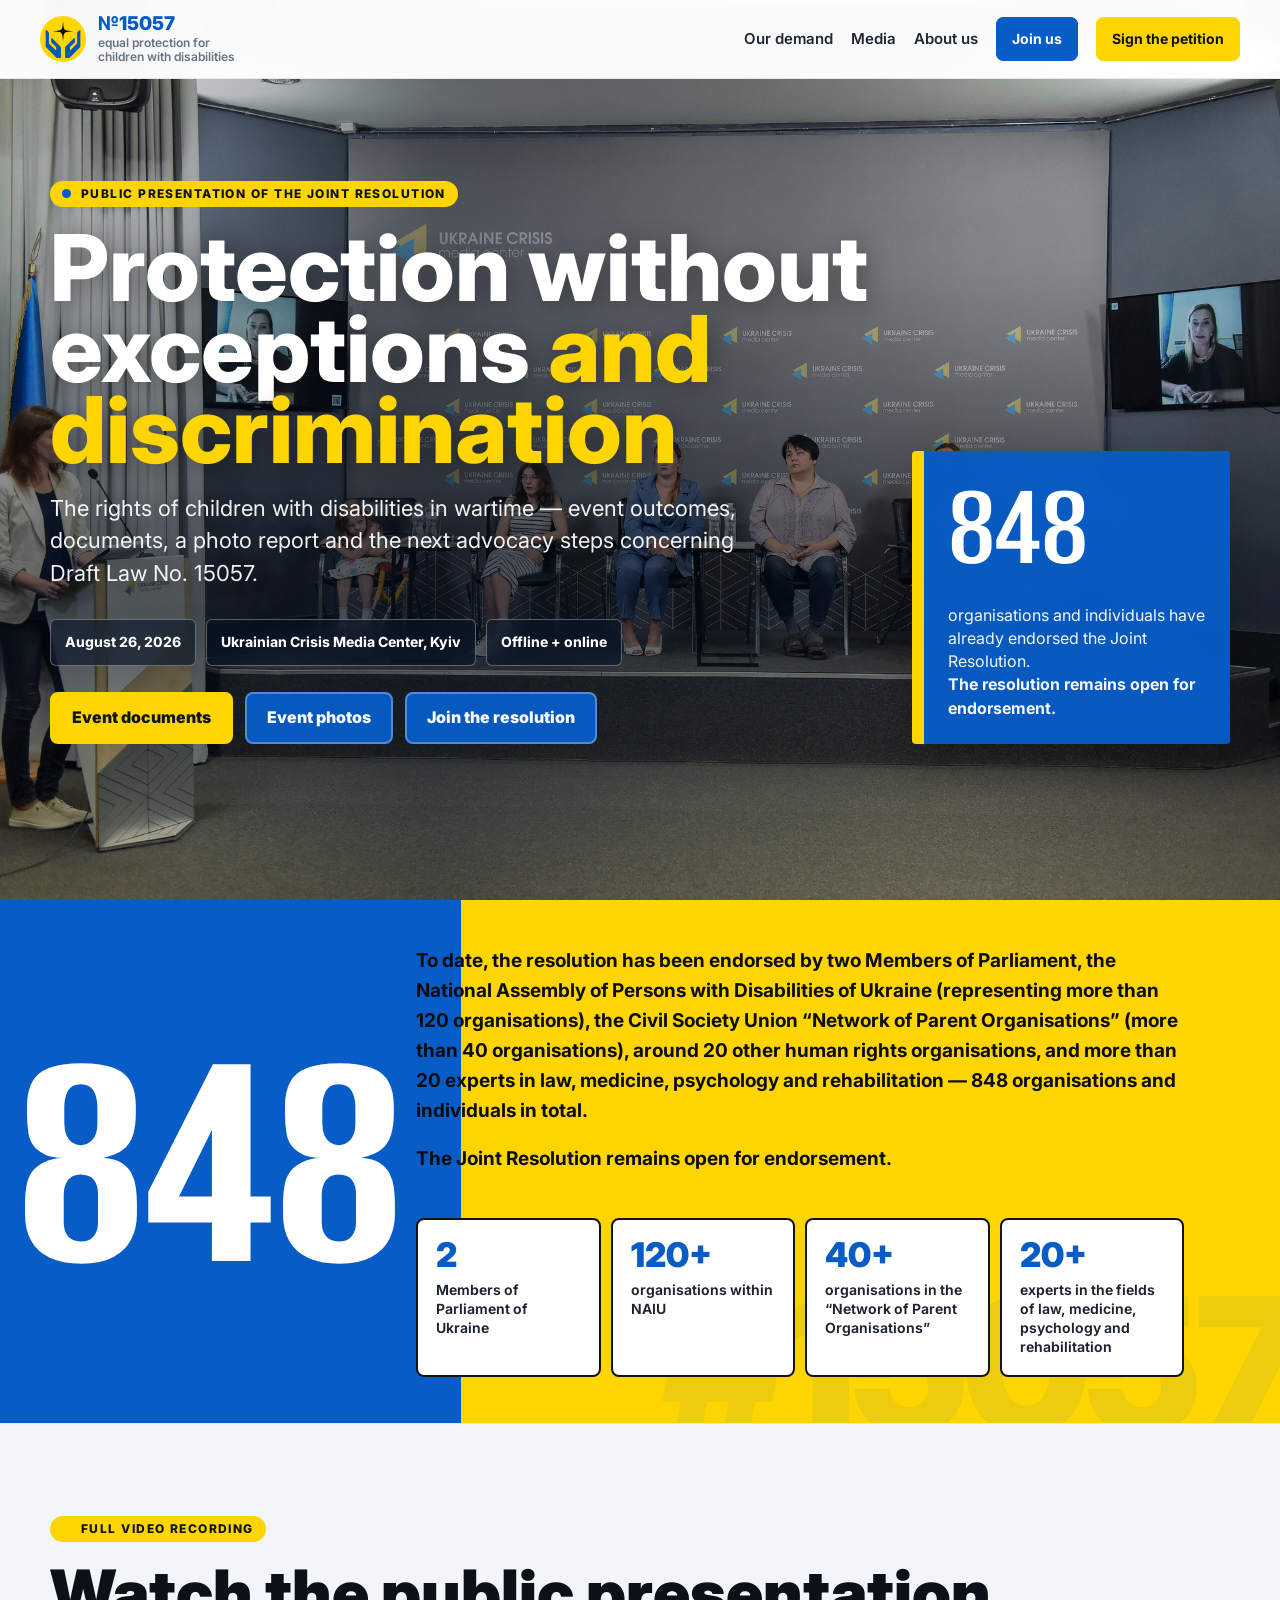
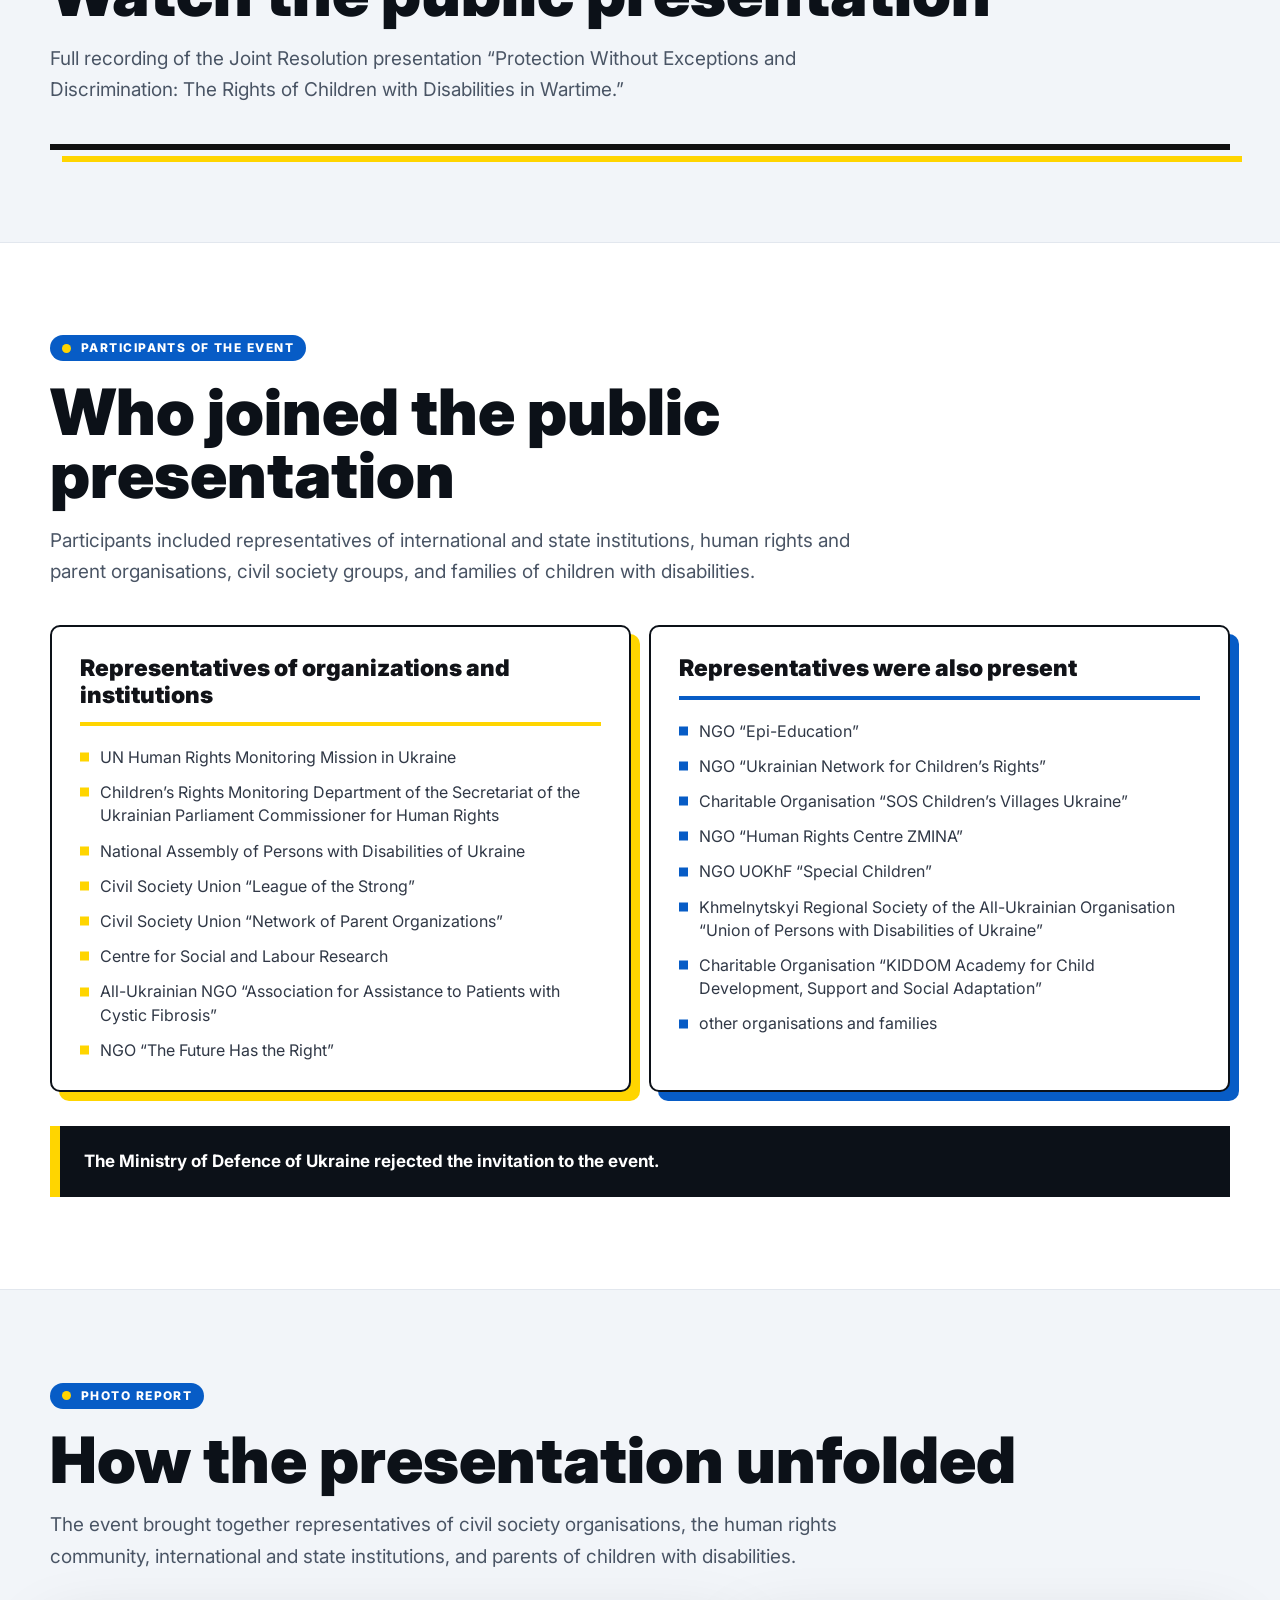
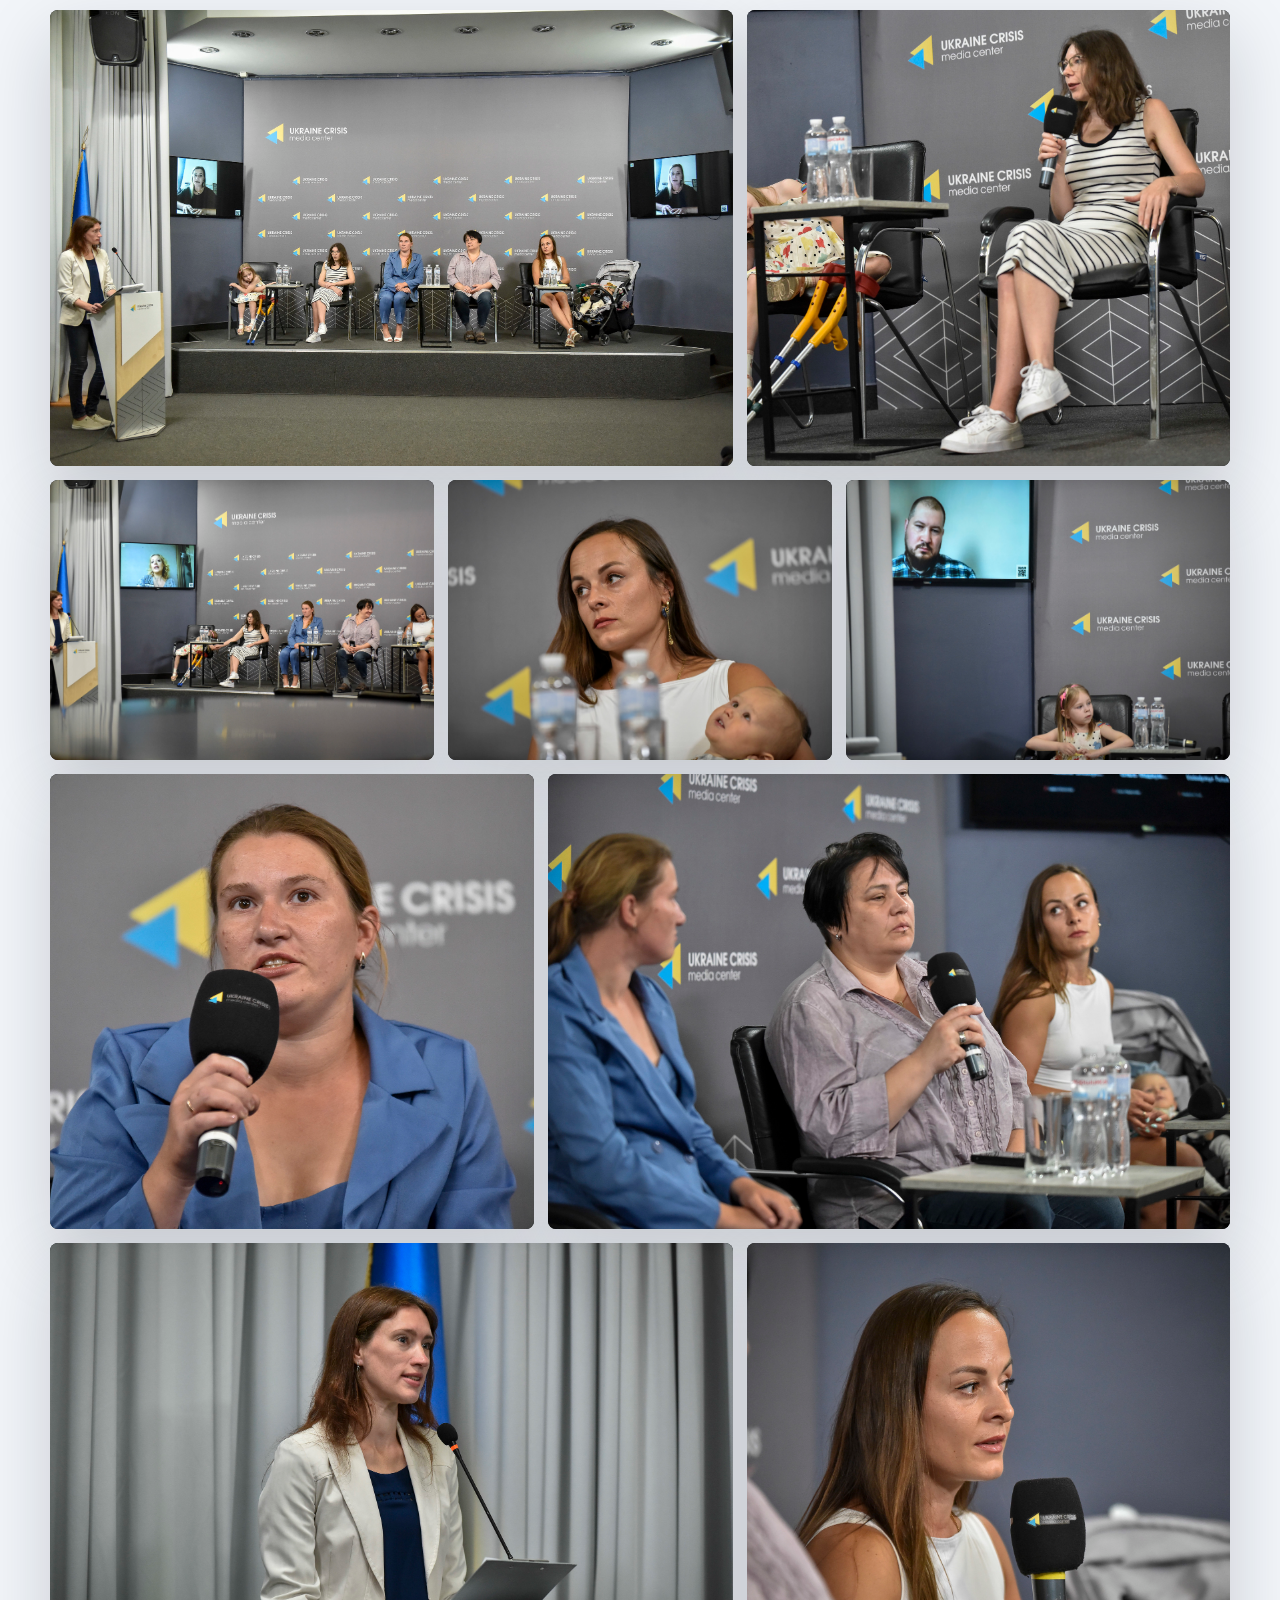
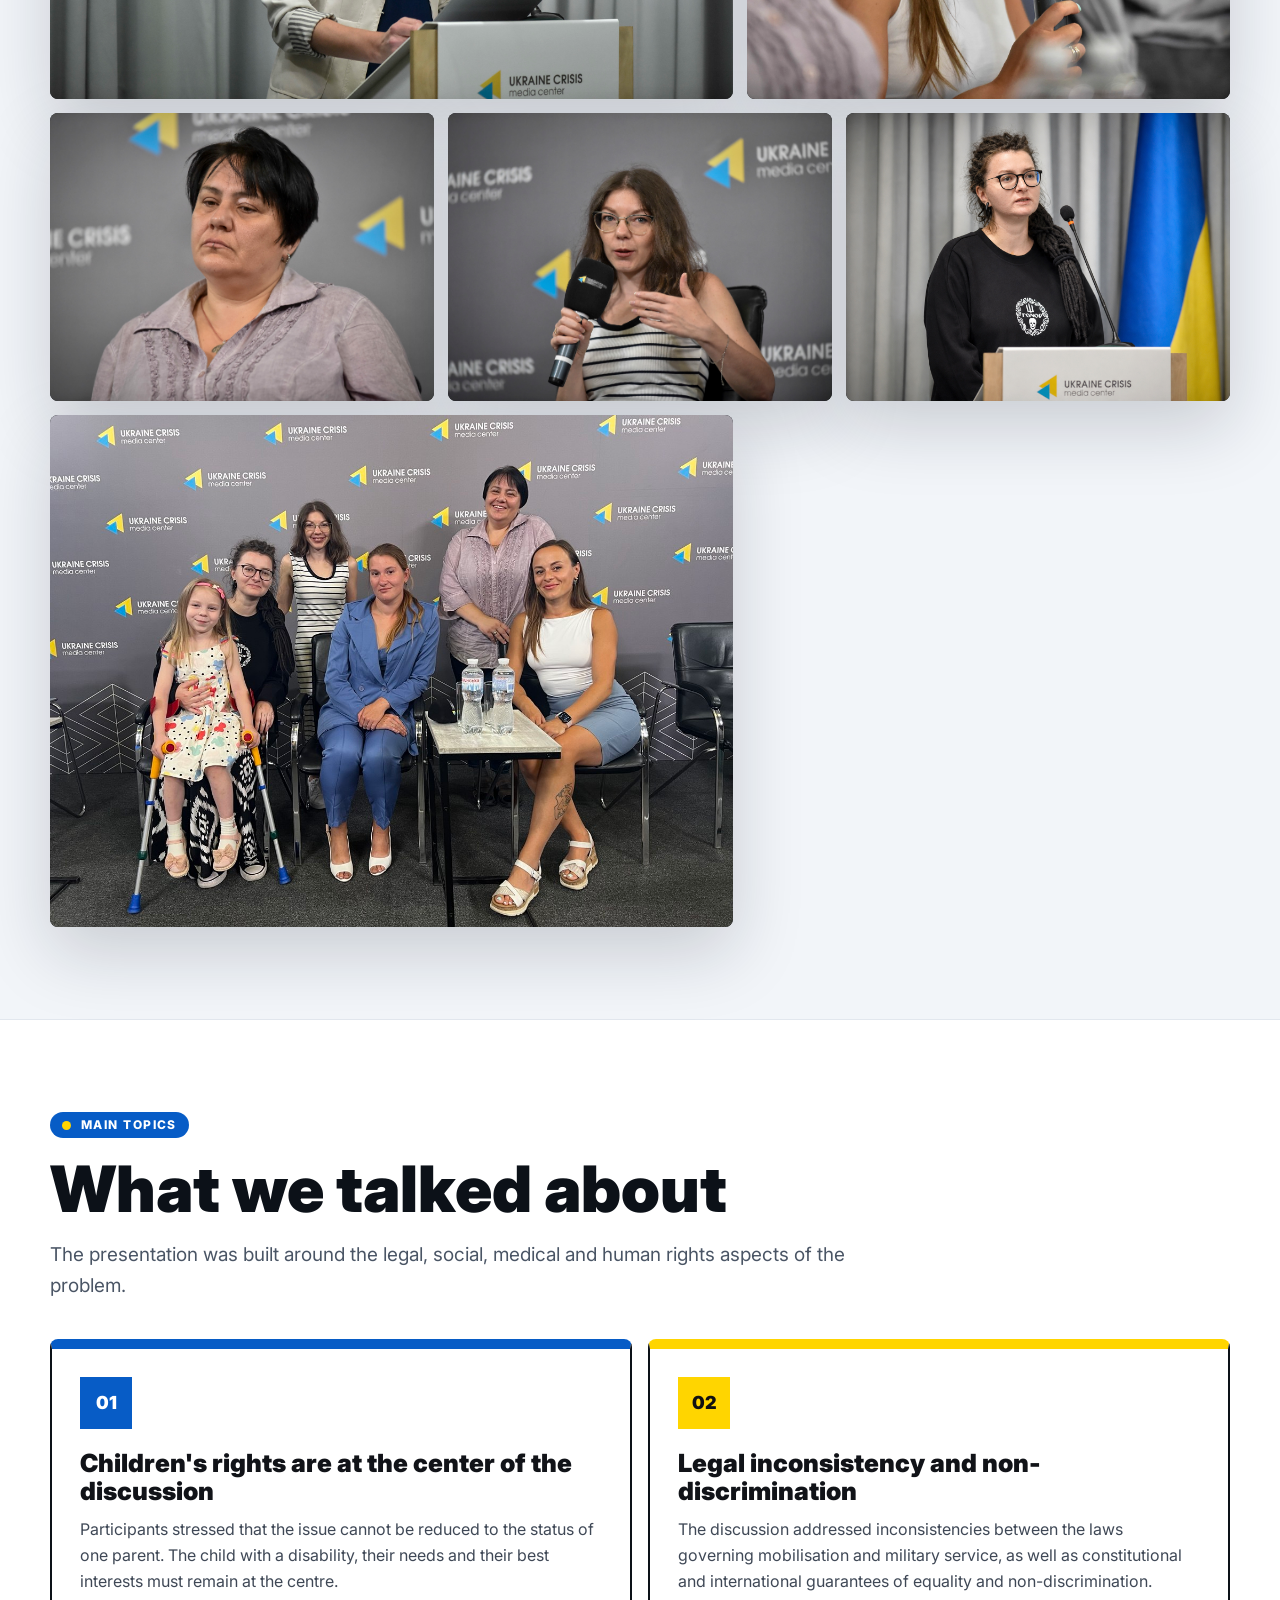
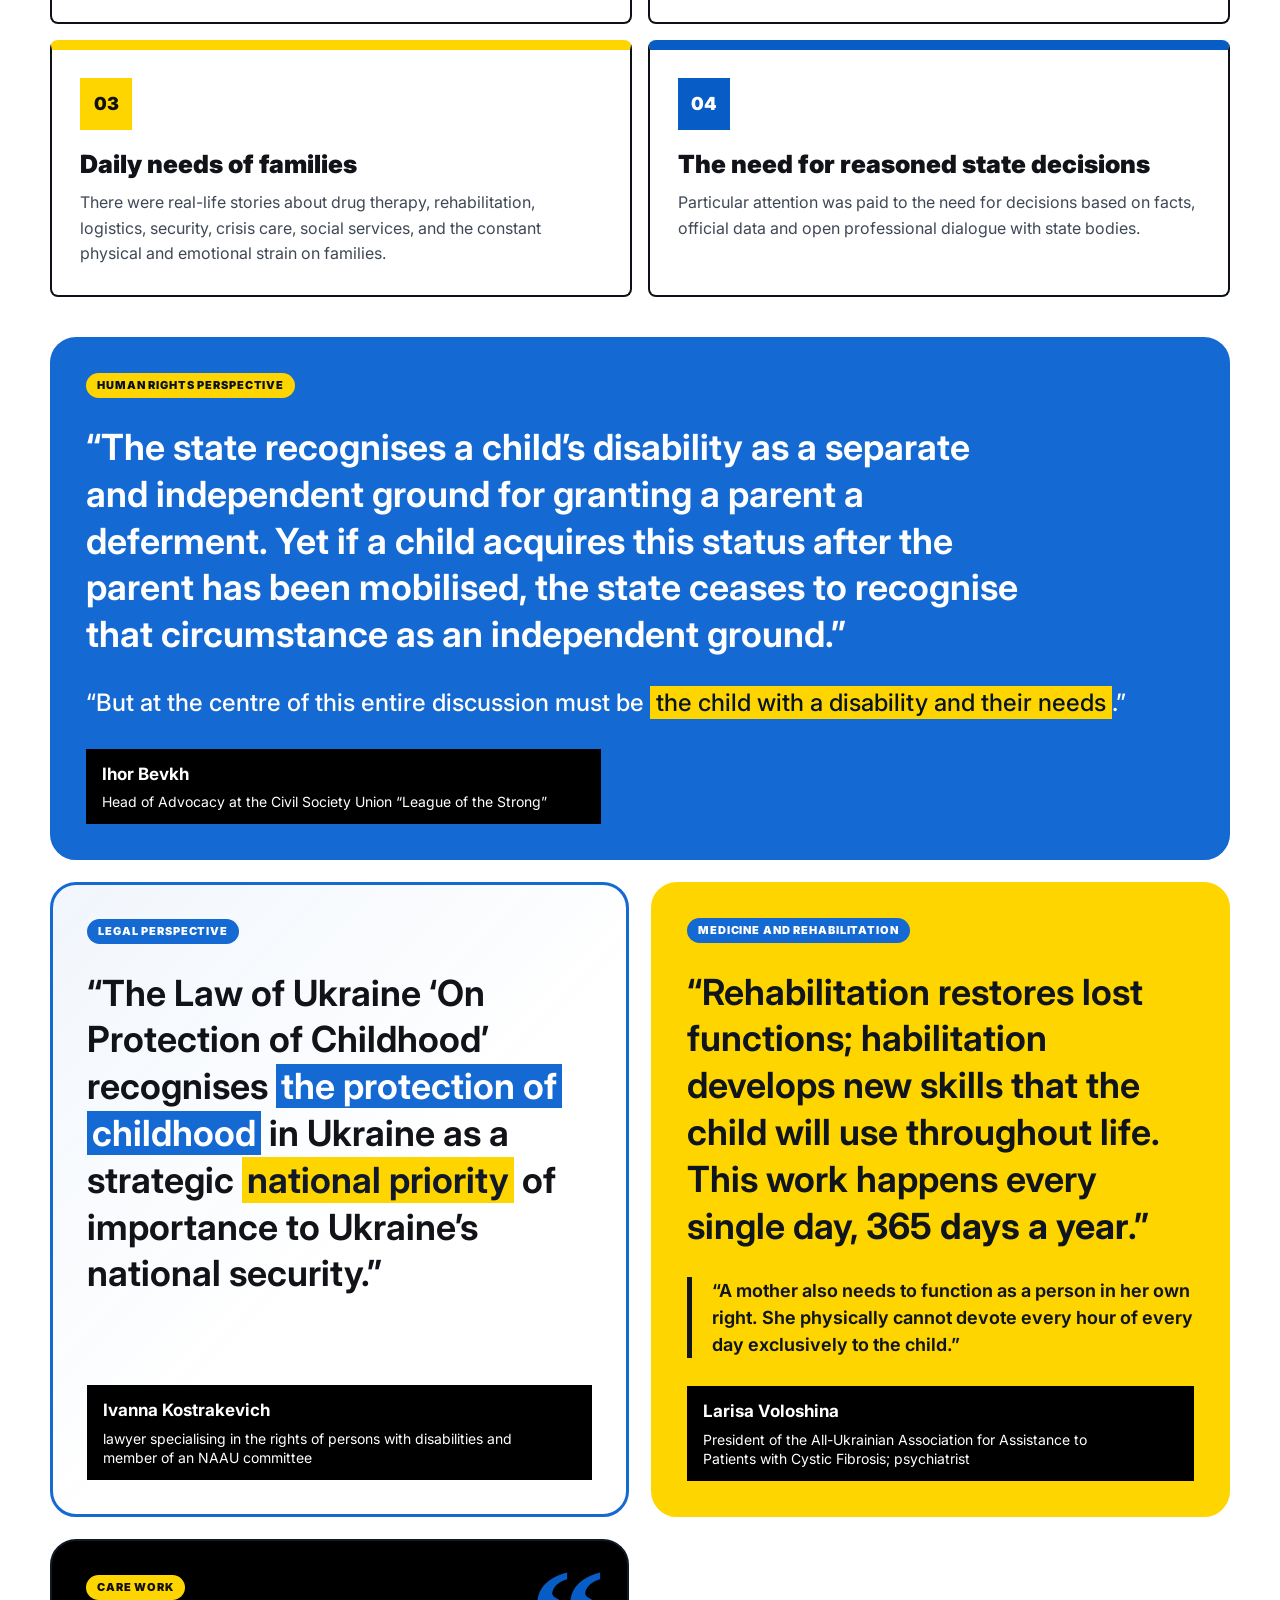
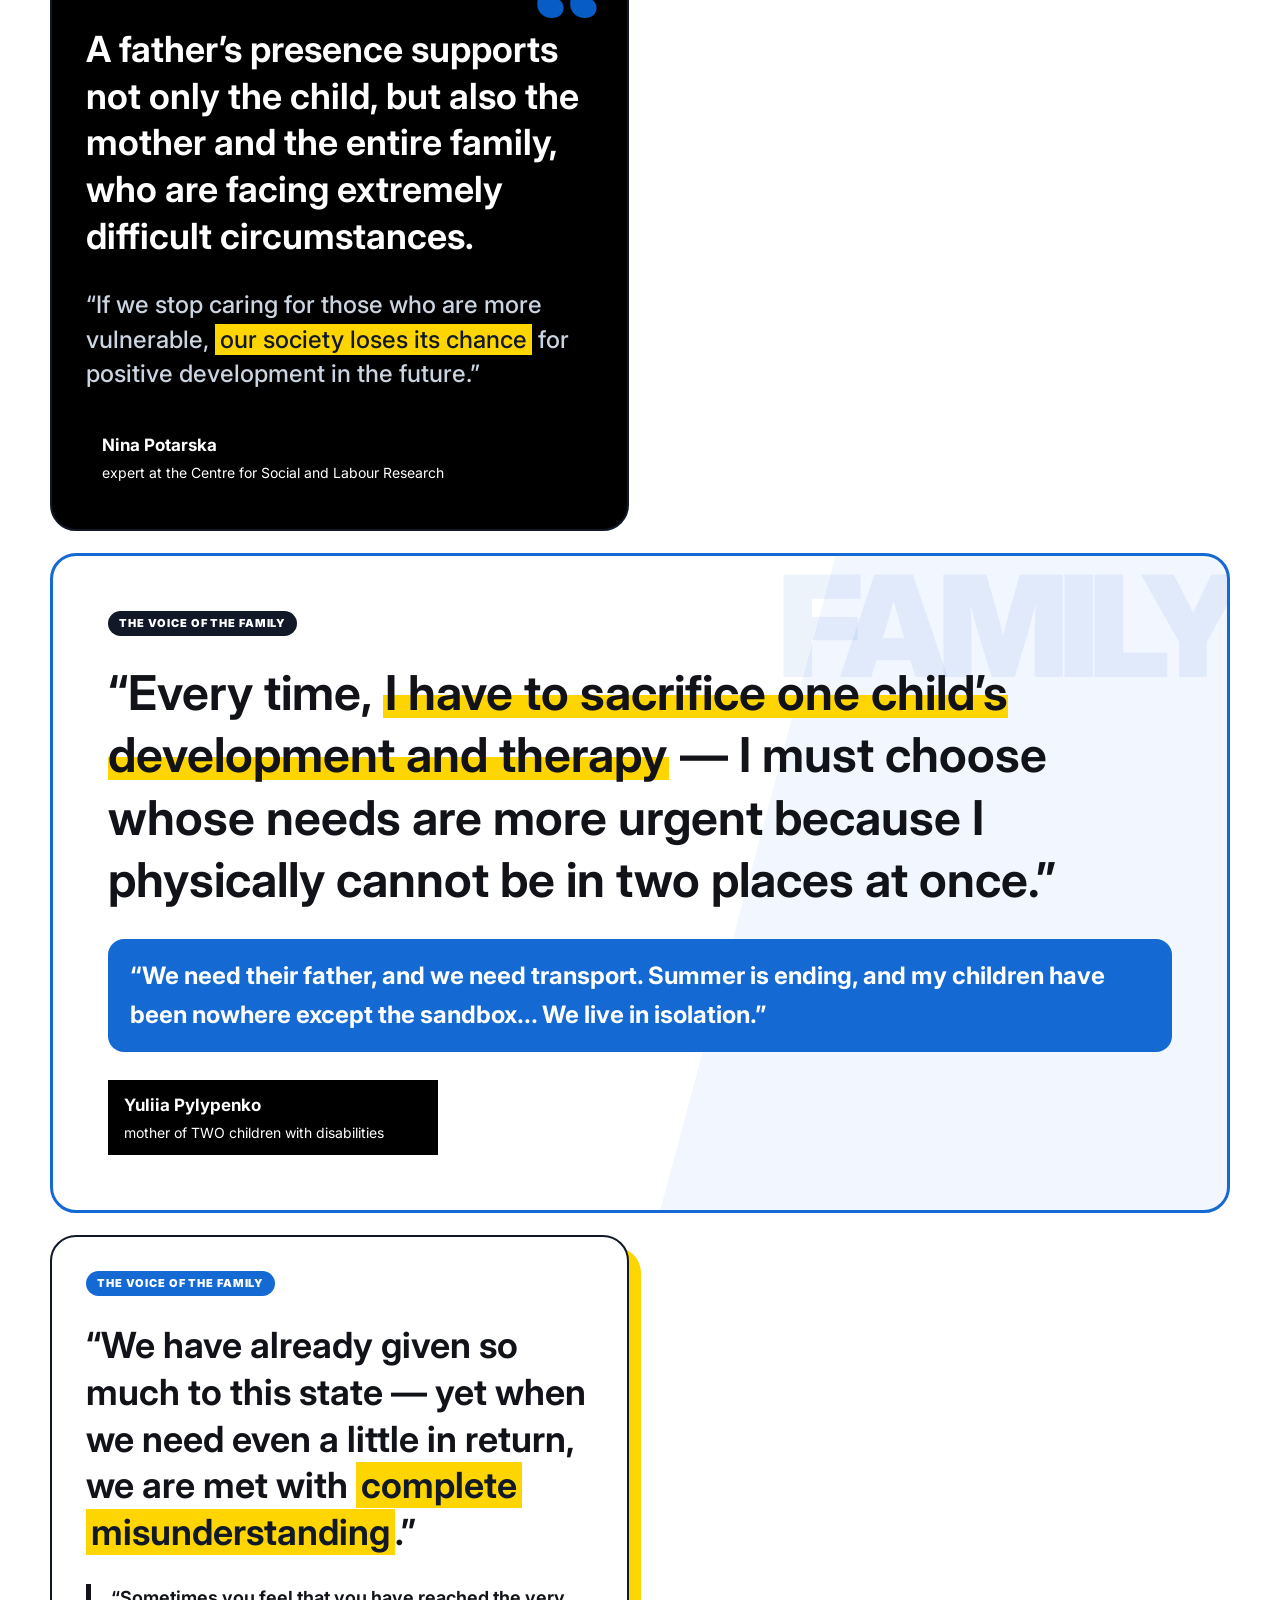
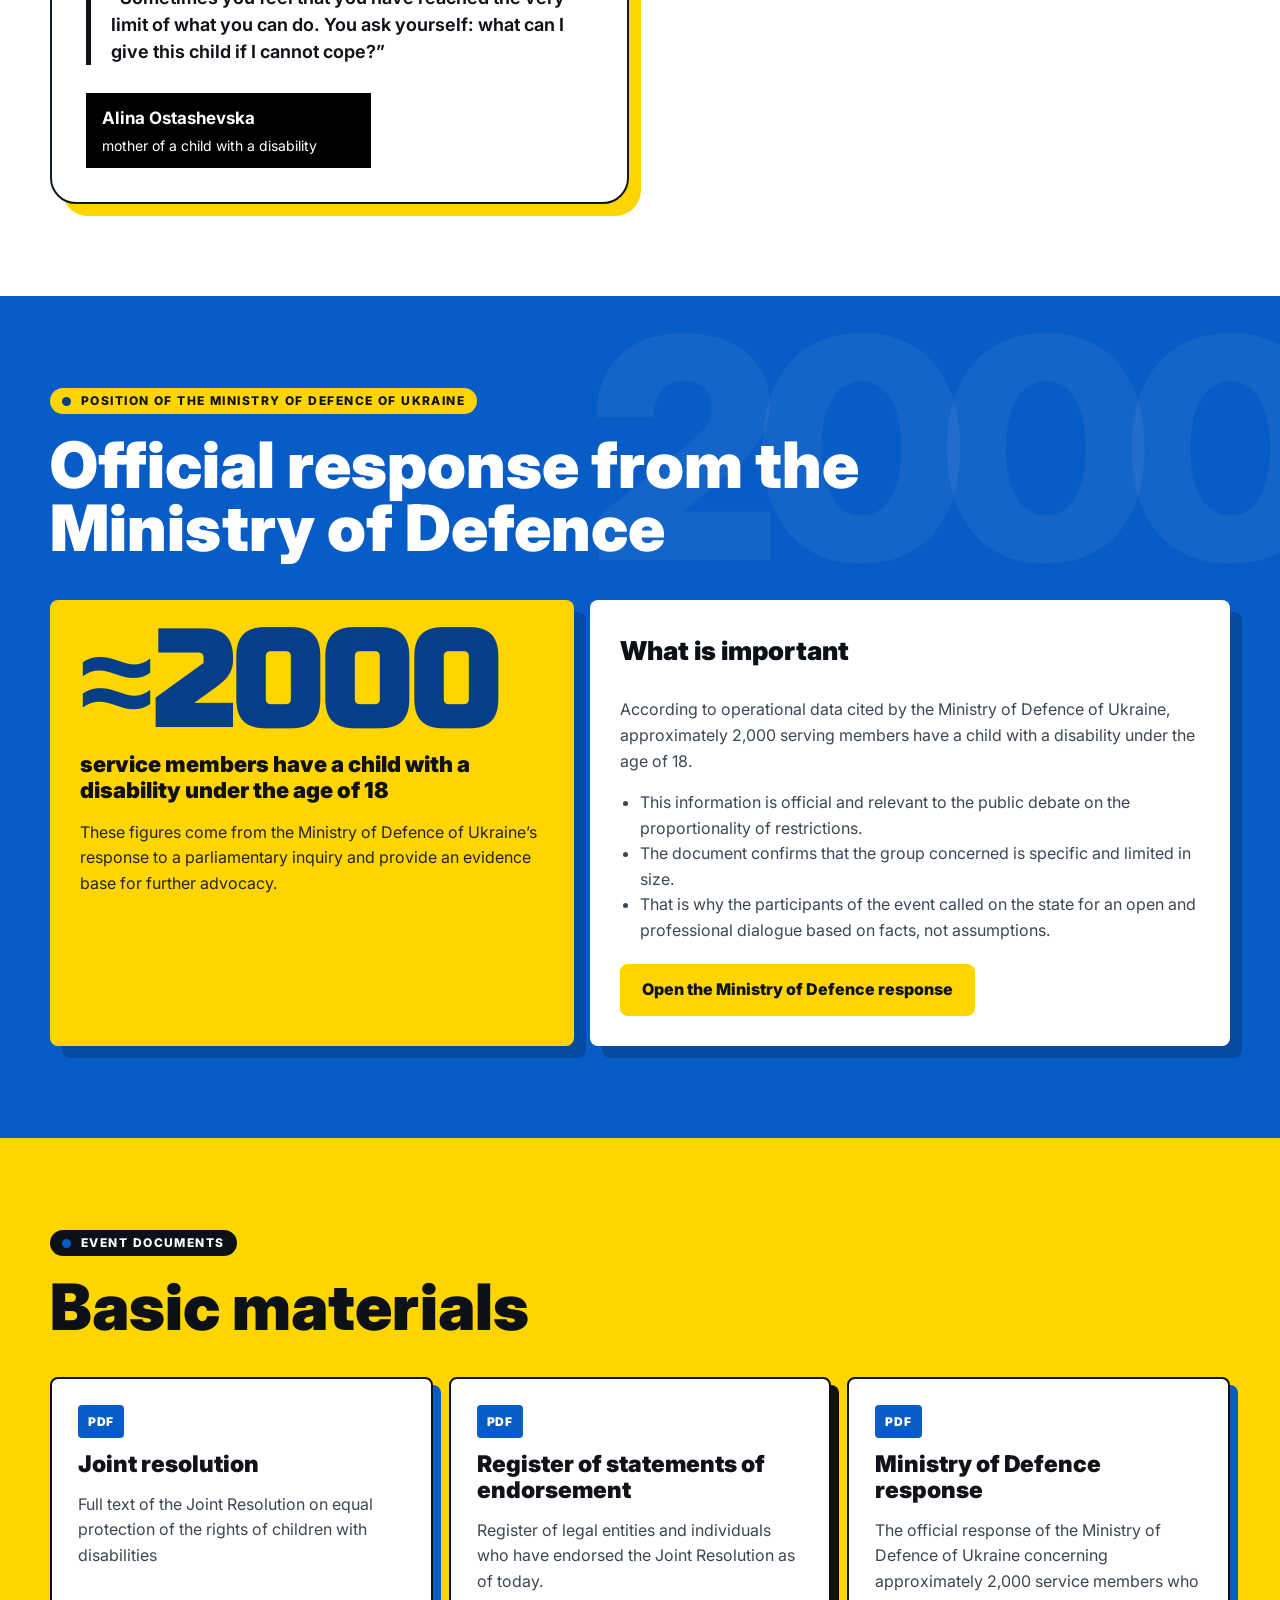
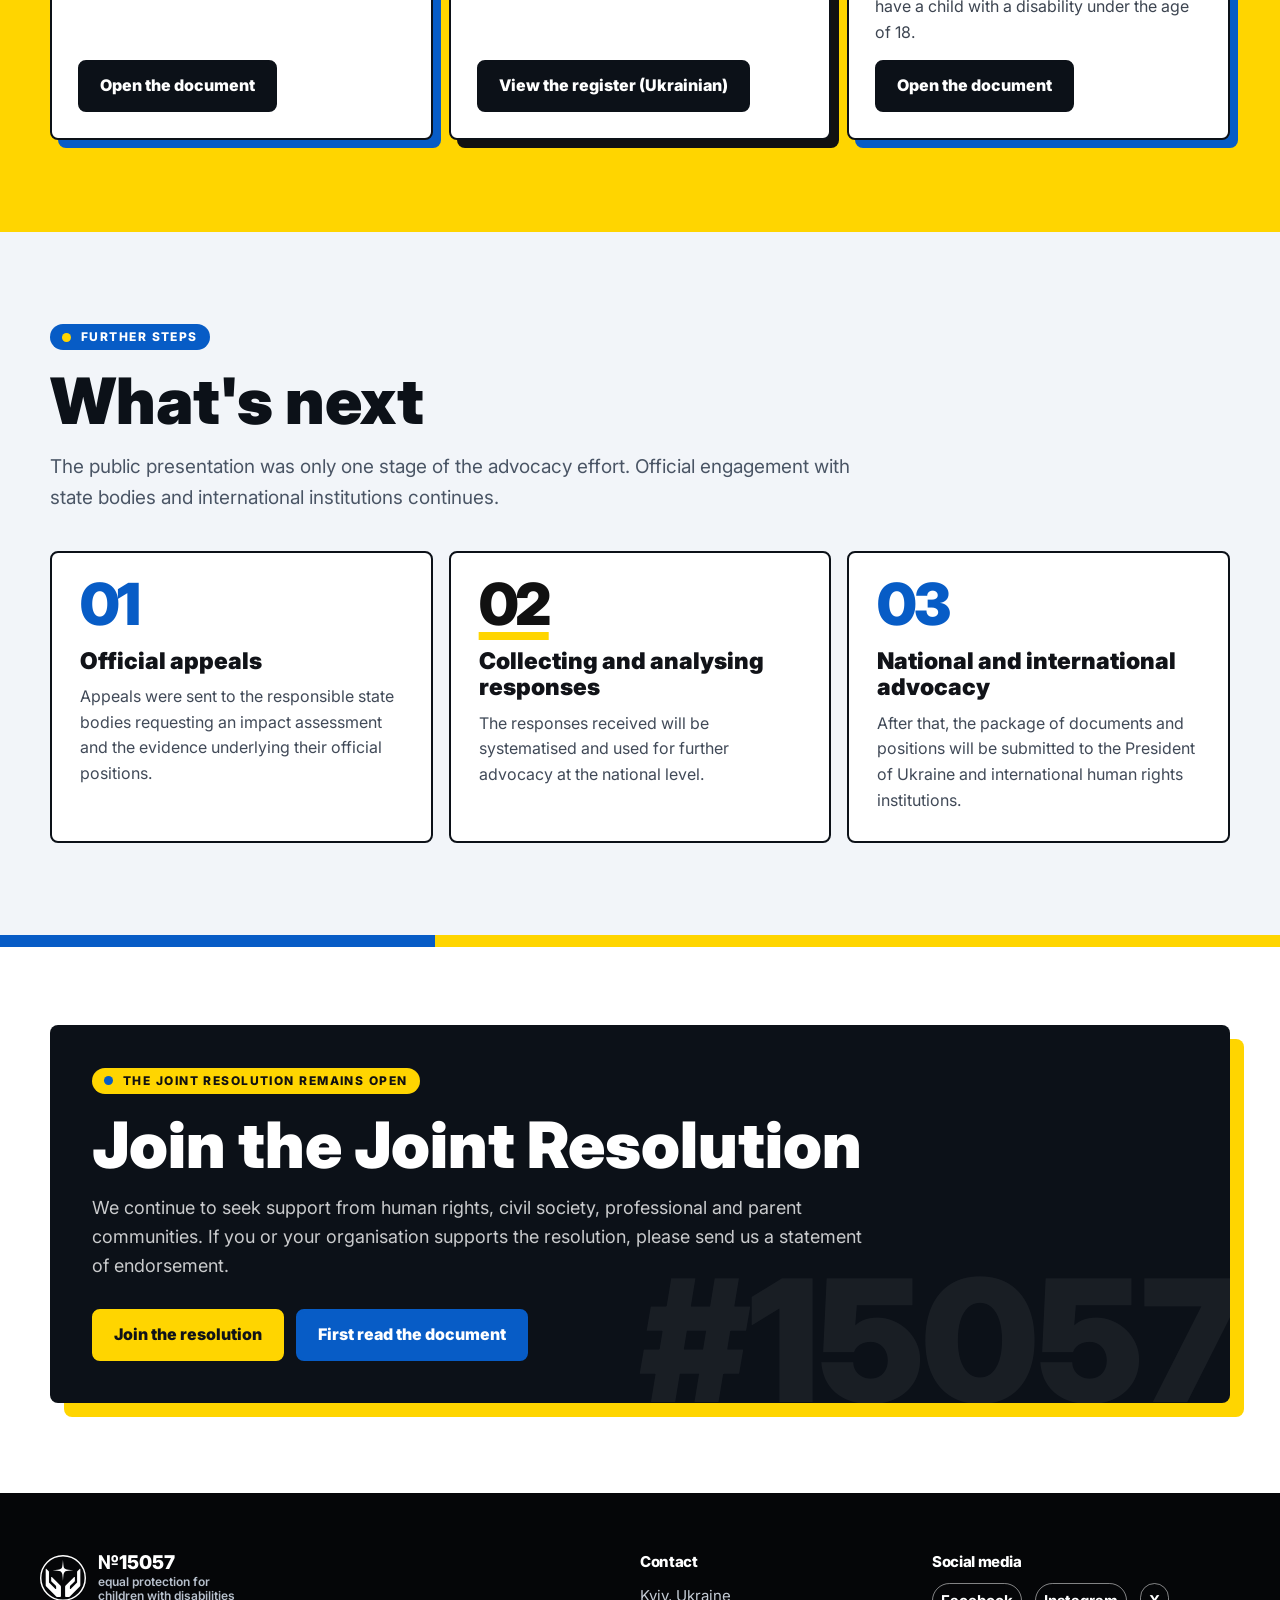
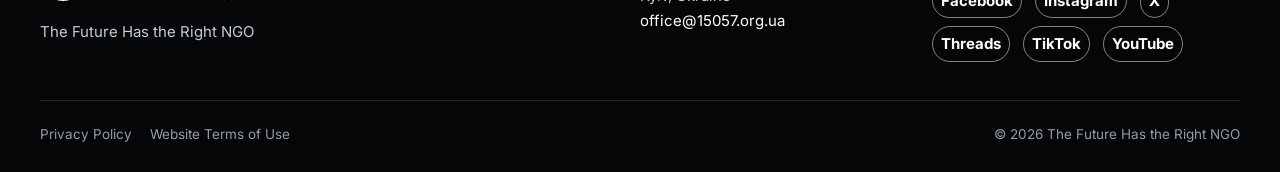
<file: en/event/index.html>
<!DOCTYPE html>
<html lang="en">
<head>
<meta name="robots" content="noindex, nofollow">
<script defer src="/preview-mode.js"></script>
  <meta charset="UTF-8" />
  <meta name="viewport" content="width=device-width, initial-scale=1.0" />
  <title>Protection Without Exceptions or Discrimination | No. 15057</title>
  <meta name="description" content="Results of the public presentation of the Joint Resolution ‘Protection Without Exceptions or Discrimination: The Rights of Children with Disabilities in Wartime’, event documents, the register of signatories, and the Ministry of Defence response concerning approximately 2,000 service members." />
  <meta property="og:title" content="Protection without exceptions and discrimination" />
  <meta property="og:description" content="The rights of children with disabilities during the war - results of a public presentation, documents and a photo report." />
  <meta property="og:type" content="website" />
  <meta property="og:image" content="/assets/photo_2026-08-29_00-19-52.jpg" />
  <meta name="theme-color" content="#ffffff" />
  <link rel="preconnect" href="https://fonts.googleapis.com">
  <link rel="canonical" href="https://15057.org.ua/en/event/">
  <link rel="alternate" hreflang="uk" href="https://15057.org.ua/event/">
<link rel="alternate" hreflang="en" href="https://15057.org.ua/en/event/">
<link rel="alternate" hreflang="x-default" href="https://15057.org.ua/event/">
<link rel="preconnect" href="https://fonts.gstatic.com" crossorigin>
<link href="https://fonts.googleapis.com/css2?family=Alumni+Sans:ital,wght@0,100..900;1,100..900&family=Big+Shoulders+Inline:opsz,wght@10..72,100..900&family=Cuprum:ital,wght@0,400..700;1,400..700&family=Russo+One&family=Science+Gothic:wght@100..900&family=Zen+Dots&display=swap" rel="stylesheet">
  <style>
  :root {
    --bg: #ffffff;
    --surface: #ffffff;
    --soft: #f2f5f9;
    --text: #111318;
    --muted: #4a5565;
    --line: #d7dde6;
    --blue: #075cc6;
    --blue-dark: #063f88;
    --yellow: #ffd500;
    --ink: #0c1118;
    --max: 1180px;
    --radius: 22px;
    --shadow: 0 18px 44px rgba(17, 24, 39, .12);
    --shadow-strong: 0 26px 70px rgba(17, 24, 39, .18);
  }

  * { box-sizing: border-box; }
  html { scroll-behavior: smooth; }
  body {
    margin: 0;
    font-family: Inter, Arial, Helvetica, sans-serif;
    background: var(--bg);
    color: var(--text);
    line-height: 1.6;
  }
html { overflow-x: hidden; }
body { overflow-x: hidden; }
  a { color: inherit; }
  img { max-width: 100%; display: block; }

  .container {
    width: min(calc(100% - 40px), var(--max));
    margin: 0 auto;
  }

  .section {
    position: relative;
    padding: 92px 0;
  }

  .eyebrow {
    display: inline-flex;
    align-items: center;
    gap: 10px;
    margin-bottom: 20px;
    padding: 7px 12px;
    border-radius: 999px;
    background: var(--blue);
    color: #fff;
    font-size: 12px;
    line-height: 1;
    font-weight: 800;
    letter-spacing: .12em;
    text-transform: uppercase;
  }

  .eyebrow::before {
    content: "";
    width: 9px;
    height: 9px;
    flex: 0 0 9px;
    border-radius: 50%;
    background: var(--yellow);
  }

  .section-title {
    margin: 0 0 18px;
    max-width: 980px;
font-size: 64px;    line-height: .98;
    font-weight: 900;
    color: var(--ink);
  }

  .section-lead {
    max-width: 800px;
    margin: 0;
    font-size: 19px;
    line-height: 1.65;
    color: var(--muted);
  }

  .site-header {
  position: fixed;
  z-index: 30;
  width: 100%;
  background: #ffffff;
  border-bottom: 1px solid #d9e0e8;
  top: 0;
  left: 0;
}

  .site-header-inner {
    width: min(calc(100% - 40px), var(--max));
    min-height: 78px;
    margin: 0 auto;
    display: flex;
    align-items: center;
    justify-content: space-between;
    gap: 24px;
  }

  .site-brand {
    display: inline-flex;
    align-items: center;
    gap: 12px;
    color: var(--ink);
    text-decoration: none;
    font-weight: 900;
    line-height: 1;
  }
.site-brand img {
  width: 64px;
  height: 64px;
}
 
  .site-brand-text {
    font-size: 14px;
    letter-spacing: .02em;
    text-transform: uppercase;
  }

  .site-nav {
    display: flex;
    align-items: center;
    gap: 10px;
  }

  .nav-btn {
    display: inline-flex;
    align-items: center;
    justify-content: center;
    min-height: 44px;
    padding: 11px 16px;
    border-radius: 7px;
    border: 2px solid var(--blue);
    background: var(--blue);
    text-decoration: none;
    color: #fff;
    font-size: 14px;
    font-weight: 850;
    line-height: 1.1;
    transition: transform .16s ease, background-color .16s ease, border-color .16s ease;
  }

  .nav-btn:hover {
    transform: translateY(-1px);
    background: var(--blue-dark);
    border-color: var(--blue-dark);
  }

  .nav-btn-petition {
    background: var(--yellow);
    border-color: var(--ink);
    color: #0b111a;
  }

  .nav-btn-petition:hover {
    background: #ffe33b;
    border-color: var(--ink);
  }

  .hero {
    position: relative;
    width: 100%;
    min-height: 100vh;
  display: flex;
  align-items: flex-start;
  overflow: hidden;
  padding: 180px 0 80px;
    color: #fff;
    background-image: linear-gradient(90deg, rgba(2, 10, 24, 0) 0%, rgba(2, 10, 24, 0.38) 34%, rgba(2, 10, 24, 0.16) 58%, rgba(2, 10, 24, 0) 76%, rgba(2, 10, 24, 0) 100%), linear-gradient(0deg, rgba(2, 10, 24, 0) 0%, rgba(2, 10, 24, 0.59) 32%, rgba(2, 10, 24, 0) 100%), url('/assets/55489749670_64972f7ce1_k.jpg');
    background-size: cover;
    background-position: center center;
    background-repeat: no-repeat;
  }

  .hero .container {
    position: relative;
    z-index: 2;
  }

  .hero-grid {
    display: grid;
    grid-template-columns: minmax(0, 820px) minmax(260px, 1fr);
    gap: 42px;
    align-items: end;
  }

  .hero-grid > div:first-child {
    max-width: 820px;
  }

  .hero .eyebrow {
    background: var(--yellow);
    color: #0d1117;
  }

  .hero .eyebrow::before { background: var(--blue); }

  .hero h1 {
    margin: 0 0 22px;
    max-width: 880px;
    font-size: clamp(52px, 7.2vw, 104px);
    line-height: .88;    font-weight: 800;
    text-wrap: balance;
text-shadow: 4px 4px 24px rgba(0,0,0,.32);  }

  .hero h1 span {
    color: var(--yellow);
    display: inline;
  }

  .hero p {
    margin: 0;
    max-width: 720px;
    font-size: clamp(18px, 1.8vw, 22px);
    line-height: 1.48;
    color: rgba(255,255,255,.94);
    text-shadow: 0 2px 18px rgba(0,0,0,.36);
  }

  .hero-meta {
    display: flex;
    flex-wrap: wrap;
    gap: 10px;
    margin: 30px 0 26px;
  }

  .meta-chip {
    padding: 11px 14px;
    border: 1px solid rgba(255,255,255,.32);
    border-radius: 6px;
    background: rgba(8,20,40,.62);
    backdrop-filter: blur(10px);
    color: #fff;
    font-size: 14px;
    font-weight: 750;
  }

  .actions {
    display: flex;
    flex-wrap: wrap;
    gap: 12px;
  }

  .btn {
    display: inline-flex;
    align-items: center;
    justify-content: center;
    min-height: 52px;
    padding: 14px 20px;
    border: 2px solid transparent;
    border-radius: 8px;
    text-decoration: none;
    font-weight: 850;
    line-height: 1.2;
    transition: transform .16s ease, box-shadow .16s ease, background-color .16s ease, color .16s ease;
  }
.hero-mobile-photo {
  display: none;
}
  .btn:hover {
    transform: translateY(-2px);
    box-shadow: 0 12px 24px rgba(17,24,39,.18);
  }

  .btn-primary {
    background: var(--yellow);
    color: #101318;
    border-color: var(--yellow);
  }

  .btn-secondary {
    background: var(--blue);
    color: #fff;
    border-color: var(--blue);
  }

  .hero .btn-secondary {
    background: rgba(7,92,198,.96);
    color: #fff;
    border-color: rgba(255,255,255,.30);
  }

  .hero-card {
    align-self: end;
  width: 100%;
  max-width: 440px;
  justify-self: end;
  padding: 24px;
    border: 0;
    border-left: 12px solid var(--yellow);
    border-radius: 4px;
    background: rgba(7,92,198,.96);
    box-shadow: 0 22px 50px rgba(0,0,0,.30);
    backdrop-filter: blur(8px);
    display: flex;
  flex-direction: column;
  }

  .hero-card span {
    display: block;
    font-size: 122px;
  line-height: .85;
  color: #fff;
  font-weight: 600;
  font-family: "Alumni Sans", sans-serif;}

  .hero-card p {
    font-size: 16px;
    line-height: 1.45;
    color: rgba(255,255,255,.96);
    text-shadow: none;
  }

  /* 848 - сильний жовто-синій блок */
  .support-strip {
    position: relative;
    padding: 0;
background: linear-gradient(90deg, #075cc6 36%, #ffd500 36%, #ffd500 100%);    overflow: hidden;
  }

  .support-strip::after {
    content: "#15057";
    position: absolute;
    right: -18px;
    bottom: -36px;
  font-size: 188px;
  line-height: 1;
  font-weight: 950;
  letter-spacing: -6px;
  color: rgba(7,92,198,.07);
    pointer-events: none;
  }

  .support-strip .container { position: relative; z-index: 1; }

  .support-grid {
    display: grid;
    grid-template-columns: 320px 1fr;
    align-items: stretch;
    min-height: 470px;
  }

  .support-grid > div:first-child {
    display: flex;
    align-items: center;
    justify-content: center;
    padding: 46px 28px;
    background: var(--blue);
  }

  .support-number {
    margin: 0;
  font-size: 333px;
  line-height: .8;
  font-weight: 700;
  color: #fff;
  font-family: "Alumni Sans", sans-serif;
  }

  .support-box {
    display: flex;
    flex-direction: column;
    justify-content: center;
    padding: 46px;
    border: 0;
    border-radius: 0;
    background: transparent;
    box-shadow: none;
  }

  .support-box p {
    margin: 0 0 18px;
    max-width: 850px;
    font-size: 19px;
    line-height: 1.58;
    color: #171717;
  }

  .support-box p strong { color: #0b0d11; }

  .kpis {
    display: grid;
    grid-template-columns: repeat(4, 1fr);
    gap: 10px;
    margin-top: 26px;
  }

  .kpi {
    min-height: 132px;
    padding: 18px;
    border: 2px solid #111318;
    border-radius: 8px;
    background: #fff;
  }

  .kpi strong {
    display: block;
    margin-bottom: 9px;
    font-size: 34px;
    line-height: 1;
    font-weight: 950;
    color: var(--blue);
  }

  .kpi span {
    display: block;
    font-size: 14px;
    line-height: 1.35;
    color: #1d2430;
    font-weight: 650;
  }

  /* Учасники */
  #participants { background: #fff; }

  .participants-wrap {
    display: grid;
    grid-template-columns: 1fr 1fr;
    gap: 18px;
    margin-top: 38px;
  }

  .list-panel {
    position: relative;
    overflow: hidden;
    padding: 28px;
    border: 2px solid var(--ink);
    border-radius: 10px;
    background: #fff;
    box-shadow: 9px 9px 0 var(--yellow);
  }

  .list-panel:nth-child(2) {
    box-shadow: 9px 9px 0 var(--blue);
  }

  .list-panel h3 {
    margin: 0 0 20px;
    padding-bottom: 14px;
    border-bottom: 4px solid var(--yellow);
    font-size: 23px;
    line-height: 1.15;
    font-weight: 900;
  }

  .list-panel:nth-child(2) h3 { border-bottom-color: var(--blue); }

  .plain-list {
    list-style: none;
    padding: 0;
    margin: 0;
    display: grid;
    gap: 12px;
  }

  .plain-list li {
    position: relative;
    padding-left: 20px;
    font-size: 16px;
    line-height: 1.45;
    color: #303846;
  }

  .plain-list li::before {
    content: "";
    position: absolute;
    left: 0;
    top: .7em;
    width: 9px;
    height: 9px;
    transform: translateY(-50%);
    border-radius: 0;
    background: var(--yellow);
  }

  .list-panel:nth-child(2) .plain-list li::before { background: var(--blue); }

  .inline-note {
    margin-top: 34px;
    padding: 22px 24px;
    border: 0;
    border-left: 10px solid var(--yellow);
    border-radius: 0;
    background: var(--ink);
    color: #fff;
    font-size: 17px;
  }

  /* Галерея */
  #gallery, #video {
    background: var(--soft);
    border-top: 1px solid #e2e7ee;
    border-bottom: 1px solid #e2e7ee;
  }

  .gallery-grid {
    margin-top: 38px;
    display: grid;
    grid-template-columns: repeat(12, 1fr);
    gap: 14px;
  }

  .gallery-item {
    position: relative;
    overflow: hidden;
    min-height: 280px;
    margin: 0;
    border: 0;
    border-radius: 8px;
    background: #101317;
    box-shadow: var(--shadow-strong);
  }

  .gallery-item img {
    width: 100%;
    height: 100%;
    object-fit: cover;
    transition: transform .35s ease;
  }

  .gallery-item:hover img { transform: scale(1.025); }

  .gallery-item figcaption {
    position: absolute;
    left: 0;
    right: 0;
    bottom: 0;
    padding: 36px 16px 15px;
    border-radius: 0;
    background: linear-gradient(transparent, rgba(7,16,31,.91));
    color: #fff;
    font-size: 14px;
    line-height: 1.35;
    backdrop-filter: none;
    display: none;
  }

  .span-7 { grid-column: span 7; }
  .span-5 { grid-column: span 5; }
  .span-4 { grid-column: span 4; }
  .span-8 { grid-column: span 8; }
  .span-6 { grid-column: span 6; }

  /* Теми */
  #topics { background: #fff; }

  .topics-grid {
    display: grid;
    grid-template-columns: repeat(2, 1fr);
    gap: 16px;
    margin-top: 38px;
  }

  .topic {
    position: relative;
    min-height: 240px;
    padding: 28px;
    border: 2px solid var(--ink);
    border-radius: 8px;
    background: #fff;
    box-shadow: none;
  }

  .topic:nth-child(1), .topic:nth-child(4) { border-top: 10px solid var(--blue); }
  .topic:nth-child(2), .topic:nth-child(3) { border-top: 10px solid var(--yellow); }

  .topic-number {
    display: inline-flex;
    align-items: center;
    justify-content: center;
    width: 52px;
    height: 52px;
    margin-bottom: 20px;
    border-radius: 0;
    background: var(--blue);
    color: #fff;
    font-weight: 950;
    font-size: 18px;
  }

  .topic:nth-child(2) .topic-number,
  .topic:nth-child(3) .topic-number {
    background: var(--yellow);
    color: #111;
  }

  .topic h3 {
    margin: 0 0 12px;
    font-size: 25px;
    line-height: 1.12;
    font-weight: 900;
  }

  .topic p {
    margin: 0;
    font-size: 16px;
    color: #3f4856;
  }

  .quote-box {
    position: relative;
    margin-top: 20px;
    padding: 34px 36px 34px 48px;
    border: 0;
    border-radius: 8px;
    background: var(--blue);
    color: #fff;
    box-shadow: var(--shadow-strong);
  }

  .quote-box::before {
    content: "“";
    position: absolute;
    left: 16px;
    top: 4px;
    font-size: 88px;
    line-height: 1;
    font-family: Georgia, serif;
    color: var(--yellow);
    opacity: .95;
  }

  blockquote {
    position: relative;
    z-index: 1;
    margin: 0;
    max-width: 970px;
    font-size: clamp(26px, 3.5vw, 42px);
    line-height: 1.14;
    letter-spacing: -0.035em;
    font-weight: 800;
  }

  .quote-meta {
    position: relative;
    z-index: 1;
    margin-top: 16px;
    color: rgba(255,255,255,.82);
    font-size: 15px;
    font-weight: 700;
  }

  /* МОУ - великий синій акцент */
  #mou {
    overflow: hidden;
    background: var(--blue);
    color: #fff;
  }

  #mou::after {
    content: "2000";
    position: absolute;
    right: -30px;
    top: 30px;
    font-size: clamp(130px, 24vw, 330px);
    line-height: .8;
    font-weight: 950;
    letter-spacing: -.08em;
    color: rgba(255,255,255,.055);
    pointer-events: none;
  }

  #mou .container { position: relative; z-index: 1; }
  #mou .eyebrow { background: var(--yellow); color: #111; }
  #mou .eyebrow::before { background: var(--blue-dark); }
  #mou .section-title { color: #fff; }
  #mou .section-lead { color: rgba(255,255,255,.84); }

  .mou-grid {
    display: grid;
    grid-template-columns: .9fr 1.1fr;
    gap: 16px;
    margin-top: 40px;
    align-items: stretch;
  }

  .highlight-card,
  .content-card {
    padding: 30px;
    border: 0;
    border-radius: 8px;
    background: #fff;
    color: var(--ink);
    box-shadow: 12px 12px 0 rgba(0,0,0,.18);
  }

  .highlight-card {
    background: var(--yellow);
    color: #111;
  }

  .highlight-card strong {
    display: block;
    margin-bottom: 12px;
    font-size: 133px;
  line-height: .82;
  color: var(--blue-dark);
  font-weight: 800;
  font-family: "russo one", sans-serif;
  }

  .highlight-card span {
    display: block;
    margin-bottom: 14px;
    font-size: 22px;
    line-height: 1.2;
    font-weight: 900;
  }

  .highlight-card p { color: #252525; }
  .content-card p,
  .content-card li {
    color: #3c4654;
    font-size: 16px;
  }

  .content-card h3 {
    margin-top: 0;
    font-size: 26px;
    font-weight: 900;
  }

  .content-card ul {
    margin: 14px 0 0;
    padding-left: 20px;
  }

  /* Документи - жовтий фон */
  #documents {
    background: var(--yellow);
  }

  #documents .eyebrow {
    background: var(--ink);
    color: #fff;
  }

  #documents .eyebrow::before { background: var(--blue); }
  #documents .section-lead { color: #343434; }

  .docs-grid {
    display: grid;
    grid-template-columns: repeat(3, 1fr);
    gap: 16px;
    margin-top: 38px;
  }

  .doc-card {
    display: flex;
    flex-direction: column;
    gap: 14px;
    min-height: 100%;
    padding: 26px;
    border: 2px solid var(--ink);
    border-radius: 8px;
    background: #fff;
    box-shadow: 8px 8px 0 var(--blue);
  }

  .doc-card:nth-child(2) { box-shadow: 8px 8px 0 #111; }
  .doc-card:nth-child(3) { box-shadow: 8px 8px 0 var(--blue); }

  .doc-badge {
    display: inline-flex;
    width: fit-content;
    padding: 7px 10px;
    border-radius: 4px;
    background: var(--blue);
    color: #fff;
    font-size: 12px;
    font-weight: 900;
    letter-spacing: .06em;
    text-transform: uppercase;
  }

  .doc-card h3 {
    margin: 0;
    font-size: 23px;
    line-height: 1.12;
    font-weight: 900;
  }

  .doc-card p {
    margin: 0;
    flex-grow: 1;
    font-size: 16px;
    color: #3d4551;
  }

  #documents .btn-primary {
    background: var(--ink);
    color: #fff;
    border-color: var(--ink);
  }

  /* Наступні кроки */
  #next-steps { background: var(--soft); }

  .steps {
    display: grid;
    grid-template-columns: repeat(3, 1fr);
    gap: 16px;
    margin-top: 38px;
  }

  .step {
    min-height: 260px;
    padding: 28px;
    border: 2px solid var(--ink);
    border-radius: 8px;
    background: #fff;
    box-shadow: none;
  }

  .step strong {
    display: block;
    margin-bottom: 20px;
    font-size: 58px;
    line-height: .8;
    letter-spacing: -0.06em;
    color: var(--blue);
    font-weight: 950;
  }

  .step:nth-child(2) strong { color: #111; text-decoration: underline 8px var(--yellow); text-underline-offset: 7px; }
  .step:nth-child(3) strong { color: var(--blue); }

  .step h3 {
    margin: 0 0 10px;
    font-size: 23px;
    line-height: 1.15;
    font-weight: 900;
  }

  .step p {
    margin: 0;
    color: #414a58;
    font-size: 16px;
  }

  /* CTA */
  .cta {
    position: relative;
    overflow: hidden;
    padding: 90px 0;
    background: #fff;
  }

  .cta::before {
    content: "";
    position: absolute;
    left: 0;
    top: 0;
    width: 34%;
    height: 12px;
    background: var(--blue);
  }

  .cta::after {
    content: "";
    position: absolute;
    right: 0;
    top: 0;
    width: 66%;
    height: 12px;
    background: var(--yellow);
  }

  .cta-panel {
    position: relative;
    z-index: 1;
    overflow: hidden;
    padding: 42px;
    border: 0;
    border-radius: 8px;
    background: var(--ink);
    color: #fff;
    box-shadow: 14px 14px 0 var(--yellow);
  }

  .cta-panel::after {
    content: "#15057";
    position: absolute;
    right: -8px;
    bottom: -22px;
    font-size: clamp(80px, 15vw, 170px);
    line-height: 1;
    font-weight: 950;
letter-spacing: -1px;    color: rgba(255,255,255,.055);
    pointer-events: none;
  }

  .cta-panel .eyebrow { background: var(--yellow); color: #111; }
  .cta-panel .eyebrow::before { background: var(--blue); }
  .cta-panel .section-title { position: relative; z-index: 1; color: #fff; }

  .cta-panel p {
    position: relative;
    z-index: 1;
    max-width: 780px;
    margin: 0 0 28px;
    color: rgba(255,255,255,.78);
    font-size: 18px;
  }

  .cta-panel .actions { position: relative; z-index: 1; }

  footer {
    background: #050505;
    color: #ffffff;
    padding: 64px 0 28px;
    border-top: 0;
  }

  footer a {
    color: #ffffff;
    text-decoration: none;
    transition: color .16s ease;
  }

  footer a:hover { color: var(--yellow); }

  .footer-grid {
    display: grid;
    grid-template-columns: minmax(0, 1.4fr) minmax(260px, .6fr);
    gap: 48px;
    align-items: start;
    padding-bottom: 42px;
  }

  .footer-brand {
    display: inline-flex;
    align-items: center;
    gap: 14px;
    margin-bottom: 18px;
  }

  .footer-brand img {
    width: 58px;
    height: auto;
    object-fit: contain;
  }

  .footer-brand span {
    display: flex;
    flex-direction: column;
    gap: 3px;
  }

  .footer-brand b {
    color: var(--yellow);
    font-size: 24px;
    line-height: 1;
    letter-spacing: -.02em;
  }

  .footer-brand small {
    color: #d6d9df;
    font-size: 13px;
    line-height: 1.25;
  }

  .footer-grid h3 {
    margin: 0 0 14px;
    color: var(--yellow);
    font-size: 18px;
  }

  .footer-grid p {
    margin: 0;
    color: #c6cbd3;
    font-size: 15px;
    line-height: 1.75;
  }

  .footer-bottom {
    display: flex;
    justify-content: space-between;
    align-items: center;
    gap: 22px;
    padding-top: 24px;
    border-top: 1px solid rgba(255,255,255,.14);
  }

  .footer-bottom p {
    margin: 0;
    color: #8f98a5;
    font-size: 13px;
  }

  .footer-legal {
    display: flex;
    flex-wrap: wrap;
    gap: 22px;
  }

  .footer-legal a {
    color: #bfc6d0;
    font-size: 13px;
  }

  @media (max-width: 1080px) {
    .support-grid,
    .participants-wrap,
    .mou-grid { grid-template-columns: 1fr; }

    .support-grid > div:first-child { min-height: 250px; }
    .kpis, .docs-grid, .steps { grid-template-columns: repeat(2, 1fr); }
    .hero-grid { grid-template-columns: minmax(0, 1fr) 300px; }
  }

  @media (max-width: 760px) {
    .site-header-inner {
      width: calc(100% - 28px);
      min-height: 66px;
      align-items: center;
      gap: 9px;
    }
    .site-brand-text { display: none; }
    .site-brand-mark { min-width: 62px; height: 40px; font-size: 18px; }
    .site-nav { gap: 7px; flex: 1; justify-content: flex-end; }
    .nav-btn {
      min-height: 40px;
      padding: 8px 10px;
      font-size: 11.5px;
      text-align: center;
    }

    .container { width: min(calc(100% - 28px), var(--max)); }
    .section { padding: 68px 0; }

    .hero {
      min-height: calc(100svh - 66px);
      align-items: flex-end;
      padding: 96px 0 36px;
      background-image:
        linear-gradient(0deg, rgba(3,12,28,.94) 0%, rgba(3,12,28,.72) 48%, rgba(3,12,28,.34) 100%),
        linear-gradient(90deg, rgba(3,12,28,.74) 0%, rgba(3,12,28,.30) 100%),
        url('/assets/55489749670_64972f7ce1_k.jpg');
      background-position: 58% center;
    }

    .hero-grid {
      grid-template-columns: 1fr;
      gap: 18px;
    }
  .hero {
    background-image: none !important;
    background: #ffffff !important;
    color: #111827;
    min-height: auto;
  }

  /* Прибираємо всі градієнтні оверлеї */
  .hero::before,
  .hero::after {
    display: none !important;
    content: none !important;
  }

  /* Якщо є окремий overlay-елемент */
  .hero-overlay,
  .hero-gradient,
  .hero-bg-overlay {
    display: none !important;
  }

  .hero h1, .hero h2, .hero p {
    color: #075cc6;
  }
   .hero h2,
  .hero p {
    color: #111827;
    text-shadow: none;
  }

  .hero-mobile-photo {
    display: block;
    width: calc(100% + 28px);
    max-width: none;
    height: auto;

    margin-left: -14px;
    margin-right: -14px;
    margin-top: 24px;
    margin-bottom: 28px;

    object-fit: cover;
    object-position: center;

    border-radius: 0;
  }
    .hero h1 {
      font-size: 64px;
      line-height: 1.2;
    }

    .hero p { font-size: 17px; }
    .hero-meta { margin: 24px 0 22px; }
    .meta-chip { font-size: 13px; padding: 9px 11px; background: #000;}
.hero h1 span {
  display: inline-block;
  background: #000;
  padding: 0 10px;
  line-height: 1.2;
}
    .hero-card {
      display: none;
    }
.hero .btn-secondary {
  background: #fff;
  color: #000;
  border-color: #000;
}

.support-strip {
  background: linear-gradient(90deg, #075cc6 16%, #ffd500 16%, #ffd500 100%);
  padding: 0 0 118px;
}
.section-title {
    width: 100%;
    max-width: 100%;
    font-size: clamp(38px, 11vw, 48px);
    line-height: 1;
    overflow-wrap: break-word;
  }
    
    .support-grid { min-height: 0; }
 
    .support-grid > div:first-child {
  justify-content: start;
  padding: 60px 0 0;
  background: none;
}
    .support-box { padding: 0; }
    
    .support-number {
    font-size: 222px;
    text-align: start;
      -webkit-text-stroke: 1px #000;
  }
.support-box p {
  margin: 0 0 18px calc(16% + 14px);}
    
    .kpis,
    .docs-grid,
    .steps,
    .topics-grid { grid-template-columns: 1fr; }

    .participants-wrap { gap: 24px; }
    .list-panel { box-shadow: 6px 6px 0 var(--yellow); }
    .list-panel:nth-child(2) { box-shadow: 6px 6px 0 var(--blue); }

    .gallery-grid { grid-template-columns: 1fr; }
    .gallery-item,
    .span-4,
    .span-5,
    .span-6,
    .span-7,
    .span-8 {
      grid-column: auto;
      min-height: 260px;
    }

    .highlight-card,
    .content-card,
    .doc-card,
    .step,
    .topic,
    .list-panel { padding: 22px; }
.voice-author {
  padding: 8px 16px 8px 10px;
  line-height: 1;
}
    .quote-box { padding: 28px 22px 28px 42px; }
    .quote-box::before { left: 10px; font-size: 70px; }

    .cta { padding: 68px 0 78px; }
    .cta-panel { padding: 30px 22px; box-shadow: 8px 8px 0 var(--yellow); }

    .actions { flex-direction: column; align-items: stretch; }
    .btn { width: 100%; }

    .footer-grid {
      grid-template-columns: 1fr;
      gap: 30px;
      padding-bottom: 32px;
    }

    .footer-bottom {
      flex-direction: column;
      align-items: flex-start;
    }
  }

   .voices-section {
  padding: 100px 0;
  background:
    linear-gradient(180deg, #ffffff 0%, #f3f6fb 100%);
  color: #111827;
}

.voices-heading {
  max-width: 820px;
  margin-bottom: 48px;
}

.voices-kicker {
  display: inline-flex;
  align-items: center;
  gap: 8px;
  margin-bottom: 14px;
  padding: 7px 13px;
  background: #ffd500;
  color: #081525;
  border-radius: 999px;
  font-size: 12px;
  font-weight: 900;
  letter-spacing: .08em;
  text-transform: uppercase;
}

.voices-kicker::before {
  content: "";
  width: 8px;
  height: 8px;
  background: #1469d2;
  border-radius: 50%;
}

.voices-heading h2 {
  margin: 0 0 16px;
  max-width: 760px;
  font-size: clamp(42px, 6vw, 76px);
  line-height: .95;
  letter-spacing: -.055em;
}

.voices-heading p {
  margin: 0;
  max-width: 650px;
  color: #526073;
  font-size: 19px;
}


.voices-grid {
  display: grid;
  grid-template-columns: repeat(2, minmax(0, 1fr));
  gap: 22px;
  margin-top: 40px;
}


.voice-card {
  position: relative;
  overflow: hidden;
  padding: 34px;
  min-height: 340px;
  display: flex;
  flex-direction: column;
  border-radius: 26px;
  background: #fff;
  border: 2px solid #111827;
}

.voice-card--wide {
  grid-column: 1 / -1;
}


.voice-label {
  width: fit-content;
  margin-bottom: 26px;
  padding: 7px 11px;
  border-radius: 999px;
  background: #111827;
  color: #fff;
  font-size: 11px;
  line-height: 1;
  font-weight: 900;
  letter-spacing: .08em;
  text-transform: uppercase;
}


.voice-card blockquote {
  margin: 0;
  max-width: 950px;
 font-size: 36px;
line-height: 1.3;  letter-spacing: 0;
  font-weight: 650;
}


.voice-author {
  margin-top: auto;
background: #000;
  max-width: fit-content;
  padding: 12px 54px 12px 16px;
color: #fff;
}

.voice-author strong {
  display: block;
  margin-bottom: 4px;
  font-size: 17px;
}

.voice-author span {
  display: block;
  max-width: 620px;
  color: inherit;
  opacity: 1;
  font-size: 14px;
  line-height: 1.4;
}


.voice-accent {
 margin: 28px 0;
  max-width: 100%;
  font-size: 24px;
  line-height: 1.45;
  font-weight: 500;
}

.voice-accent mark {
  padding: 2px 6px;
  background: #ffd500;
  color: #081525;
}


.voice-pull {
  margin: 28px 0;
  padding-left: 20px;
  border-left: 5px solid currentColor;
  font-size: 18px;
  line-height: 1.5;
  font-weight: 650;
}


/* СИНЯ КАРТКА */

.voice-card--blue {
  background: #1469d2;
  border-color: #1469d2;
  color: #fff;
}

.voice-card--blue .voice-label {
  background: #ffd500;
  color: #071322;
}


/* ЖОВТА КАРТКА */

.voice-card--yellow {
  background: #ffd500;
  border-color: #ffd500;
  color: #10151c;
}

.voice-card--yellow .voice-label {
  background: #1469d2;
  color: #fff;
}


/* ЧОРНА КАРТКА */

.voice-card--dark {
  background: #000;
  color: #fff;
}

.voice-card--dark .voice-label {
  background: #ffd500;
  color: #111;
}

.voice-accent--light {
  color: #cbd5e1;
}

.quote-symbol {
  position: absolute;
  top: 6px;
  right: 22px;
color: #075cc6;  font-size: 150px;
  line-height: 1;
  font-family: Georgia, serif;
  font-weight: 900;
}


/* БІЛА КАРТКА З СИНІМ КОНТУРОМ */

.voice-card--outline {
  border: 3px solid #1469d2;
  background:
    linear-gradient(135deg, rgba(20,105,210,.06), transparent 55%),
    #fff;
}

.voice-card--outline .voice-label {
  background: #1469d2;
}

.marker-blue {
  padding: 0 5px;
  background: #1469d2;
  color: #fff;
  box-decoration-break: clone;
  -webkit-box-decoration-break: clone;
}
    .marker-yellow {
  padding: 0 5px;
  background: #ffd500;
  color: #000;
  box-decoration-break: clone;
  -webkit-box-decoration-break: clone;
}


/* ГОЛОС РОДИНИ */

.voice-card--family {
  padding: clamp(30px, 5vw, 55px);
  background:
    linear-gradient(105deg, #fff 0 58%, #f1f6ff 58% 100%);
  border: 3px solid #1469d2;
}

.voice-card--family::after {
  content: "FAMILY";
  position: absolute;
  right: -7px;
  top: 14px;
  color: rgba(20,105,210,.08);
  font-size: clamp(70px, 11vw, 150px);
  line-height: .8;
  font-weight: 950;
  letter-spacing: -.07em;
  pointer-events: none;
}

.family-intro {
  margin: 0 0 18px;
  color: #526073;
  font-size: 16px;
  font-weight: 700;
}

.family-main-quote {
  position: relative;
  z-index: 1;
  max-width: 960px !important;
font-size: 48px !important;}

.family-main-quote mark {
  background:
    linear-gradient(
      transparent 54%,
      #ffd500 54%,
      #ffd500 94%,
      transparent 94%
    );
  color: inherit;
  padding: 0 2px;
}

.family-secondary-quote {
 max-width: 100%;
  margin: 28px 0;
  padding: 18px 22px;
  background: #1469d2;
  color: #fff;
  border-radius: 16px;
  font-size: 24px;
  line-height: 1.6;
  font-weight: 700;
}


/* ДРУГА КАРТКА РОДИНИ */

.voice-card--red-accent {
  background: #fff;
  border-color: #111827;
  box-shadow: 12px 12px 0 #ffd500;
}

.voice-card--red-accent .voice-label {
  background: #1469d2;
}

.marker-yellow {
  padding: 1px 5px;
  background: #ffd500;
  color: #111827;
  box-decoration-break: clone;
  -webkit-box-decoration-break: clone;
}


/* MOBILE */

@media (max-width: 760px) {

  .voices-section {
    padding: 70px 0;
  }

  .voices-grid {
    grid-template-columns: 1fr;
  }

  .voice-card,
  .voice-card--wide {
    grid-column: auto;
  }

  .voice-card {
    min-height: auto;
    padding: 25px;
    border-radius: 21px;
  }

  .voice-card blockquote {
    font-size: 26px;
  }

  .voice-card--family {
    background: #fff;
  }

  .family-main-quote {
    font-size: 32px !important;
  }

  .voice-card--family::after {
    display: none;
  }

  .voice-card--red-accent {
    box-shadow: 7px 7px 0 #ffd500;
  }

} 

@media (max-width: 428px) {
  .hero h1 {
    font-size: 40px;
  }
  .site-brand img {
  width: 54px;
  height: 54px;
}
.eyebrow {
  line-height: 1.2;
  font-weight: 700;
  letter-spacing: 0;
}
.support-box p {
  font-size: 16px;
  line-height: 1.4;
margin: 0 0 18px calc(29% + 8px);}
 .support-number {
    font-size: 200px;}
.support-grid > div:first-child {
    min-height: auto;
    padding: 40px 0 20px;
  }
.support-strip::after {
  right: -2px;
  bottom: -12px;
  font-size: 78px;
  letter-spacing: -4px;
}
.support-strip {
    background: linear-gradient(90deg, #075cc6 29%, #ffd500 29%, #ffd500 100%);
    padding: 0 0 72px;
  }
 .hero pb .section-lead {
    font-size: 16px;
    line-height: 1.4;
  }
 .voice-card blockquote {
    font-size: 20px;
  }
.voice-accent {
  margin: 18px 0 0;
  font-size: 22px;}
.voice-author {
  margin-top: 20px;}
.voice-pull {
  margin: 20px 0 0;
line-height: 1.4;}
.voice-accent--light {
  color: #cfe5ff;
  font-size: 20px;
  line-height: 1.4;
}  
 .family-main-quote {
    font-size: 24px !important;
  }
.family-secondary-quote {
  margin: 18px 0 0;
  font-size: 20px;
  line-height: 1.4;}
.highlight-card strong {
  font-size: 76px;}
.voice-card--dark blockquote {
  padding-top: 10px;
}
  
}
 .event-video {
  background: #075cc6;
}


.event-video .eyebrow {
  background: #ffd500;
  color: #111;
}

.video-frame {
  position: relative;
  width: 100%;
  aspect ratio: 16 / 9;
  margin-top: 38px;
  overflow: hidden;
  border: 3px solid #111;
  box-shadow: 12px 12px 0 #ffd500;
}

.video-frame iframe {
  position: absolute;
  inset: 0;
  width: 100%;
  height: 100%;
  border: 0;
}

@media (max-width: 760px) {
  .video-frame {
    margin-top: 28px;
    box-shadow: 7px 7px 0 #ffd500;
  }
}   
</style>

<link rel="stylesheet" href="/event-chrome.css">
<script defer src="/event-navigation.js"></script>
<link rel="icon" type="image/svg+xml" href="/assets/logo.svg">
</head>
<body class="event-page">
  <header class="site-header" id="top">
<div class="container nav-wrap">
<a aria-label="Back to the top" class="brand" href="/en/">
<img alt="" src="/assets/logo.svg"/>
<span><b>№15057</b><small>equal protection for children with disabilities</small></span>
</a>
<button aria-expanded="false" aria-label="Open menu" class="nav-toggle" type="button">
<span></span><span></span><span></span>
</button>
<nav aria-label="Main navigation" class="site-nav">
<a href="/en/#bill">Our demand</a>
<a href="/en/#media">Media</a>
<a href="/en/#about">About us</a>
<a class="nav-cta nav-cta-primary" href="/en/#join">Join us</a>
<a class="nav-cta" href="https://petition.kmu.gov.ua/petitions/10608" target="_blank" rel="noopener">Sign the petition</a>
</nav>
</div>
</header>

  <section class="hero" aria-label="Protection without exceptions and discrimination">
    <div class="container">
      <div class="hero-grid">
        <div>
          <div class="eyebrow">Public presentation of the Joint Resolution</div>
          <h1>Protection without exceptions <span>and discrimination</span></h1>
          <p>The rights of children with disabilities in wartime — event outcomes, documents, a photo report and the next advocacy steps concerning Draft Law No. 15057.</p>
          <img
  class="hero-mobile-photo"
  src="/assets/55489749670_64972f7ce1_k.jpg"
  alt="Public presentation of the Joint Resolution at the Ukrainian Crisis Media Center"
/>
          <div class="hero-meta">
            <div class="meta-chip">August 26, 2026</div>
            <div class="meta-chip">Ukrainian Crisis Media Center, Kyiv</div>
            <div class="meta-chip">Offline + online</div>
          </div>
          <div class="actions">
            <a class="btn btn-primary" href="#documents">Event documents</a>
            <a class="btn btn-secondary" href="#gallery">Event photos</a>
            <a class="btn btn-secondary" href="/en/#join">Join the resolution</a>
          </div>
        </div>
        <div class="hero-card">
          <span>848</span><br>
          <p>organisations and individuals have already endorsed the Joint Resolution.<br><strong>The resolution remains open for endorsement.</strong></p>
        </div>
      </div>
    </div>
  </section>

  <main>
    <section class="support-strip" id="results">
      <div class="container">
        <div class="support-grid">
          <div>
            <p class="support-number">848</p>
          </div>
          <div class="support-box">
            <p><strong>To date, the resolution has been endorsed by two Members of Parliament, the National Assembly of Persons with Disabilities of Ukraine (representing more than 120 organisations), the Civil Society Union “Network of Parent Organisations” (more than 40 organisations), around 20 other human rights organisations, and more than 20 experts in law, medicine, psychology and rehabilitation — 848 organisations and individuals in total.</strong></p>
            <p><strong>The Joint Resolution remains open for endorsement.</strong></p>
            <div class="kpis">
              <div class="kpi">
                <strong>2</strong>
                <span>Members of Parliament of Ukraine</span>
              </div>
              <div class="kpi">
                <strong>120+</strong>
                <span>organisations within NAIU</span>
              </div>
              <div class="kpi">
                <strong>40+</strong>
                <span>organisations in the “Network of Parent Organisations”</span>
              </div>
              <div class="kpi">
                <strong>20+</strong>
                <span>experts in the fields of law, medicine, psychology and rehabilitation</span>
              </div>
            </div>
          </div>
        </div>
      </div>
    </section>
<section class="section event-video" id="video">
  <div class="container">

    <div class="eyebrow">Full video recording</div>

    <h2 class="section-title">
      Watch the public presentation
    </h2>

    <p class="section-lead">
      Full recording of the Joint Resolution presentation
      “Protection Without Exceptions and Discrimination: The Rights of Children with Disabilities in Wartime.”
    </p>

    <div class="video-frame">
      <iframe
        src="https://www.youtube.com/embed/vVAjRlwcJ5I"
        title="Public presentation of the Joint Resolution"
        loading="lazy"
        allow="accelerometer; autoplay; clipboard-write; encrypted-media; gyroscope; picture-in-picture; web-share"
        allowfullscreen>
      </iframe>
    </div>

  </div>
</section>
    <section class="section" id="participants">
      <div class="container">
        <div class="eyebrow">Participants of the event</div>
        <h2 class="section-title">Who joined the public presentation</h2>
        <p class="section-lead">Participants included representatives of international and state institutions, human rights and parent organisations, civil society groups, and families of children with disabilities.</p>

        <div class="participants-wrap">
          <div class="list-panel">
            <h3>Representatives of organizations and institutions</h3>
            <ul class="plain-list">
              <li>UN Human Rights Monitoring Mission in Ukraine</li>
              <li>Children’s Rights Monitoring Department of the Secretariat of the Ukrainian Parliament Commissioner for Human Rights</li>
              <li>National Assembly of Persons with Disabilities of Ukraine</li>
              <li>Civil Society Union “League of the Strong”</li>
              <li>Civil Society Union “Network of Parent Organizations”</li>
              <li>Centre for Social and Labour Research</li>
              <li>All-Ukrainian NGO “Association for Assistance to Patients with Cystic Fibrosis”</li>
              <li>NGO “The Future Has the Right”</li>
            </ul>
          </div>
          <div class="list-panel">
            <h3>Representatives were also present</h3>
            <ul class="plain-list">
              <li>NGO “Epi-Education”</li>
              <li>NGO “Ukrainian Network for Children’s Rights”</li>
              <li>Charitable Organisation “SOS Children’s Villages Ukraine”</li>
              <li>NGO “Human Rights Centre ZMINA”</li>
              <li>NGO UOKhF “Special Children”</li>
              <li>Khmelnytskyi Regional Society of the All-Ukrainian Organisation “Union of Persons with Disabilities of Ukraine”</li>
              <li>Charitable Organisation “KIDDOM Academy for Child Development, Support and Social Adaptation”</li>
              <li>other organisations and families</li>
            </ul>
          </div>
        </div>

        <div class="inline-note">
          <strong>The Ministry of Defence of Ukraine rejected the invitation to the event.</strong>
        </div>
      </div>
    </section>

    <section class="section" id="gallery">
      <div class="container">
        <div class="eyebrow">Photo report</div>
        <h2 class="section-title">How the presentation unfolded</h2>
        <p class="section-lead">The event brought together representatives of civil society organisations, the human rights community, international and state institutions, and parents of children with disabilities.</p>

        <div class="gallery-grid">
          <figure class="gallery-item span-7">
            <img src="/assets/55489749670_64972f7ce1_k.jpg" alt="Wide view of the stage during the public presentation of the Joint Resolution" />
            <figcaption>Public presentation at the Ukrainian Crisis Media Center</figcaption>
          </figure>
          <figure class="gallery-item span-5">
            <img src="/assets/55489358706_842e6e73b7_k.jpg" alt="An event participant speaking with a child beside her" />
            <figcaption>The voice of families was one of the central parts of the discussion</figcaption>
          </figure>
          <figure class="gallery-item span-4">
            <img src="/assets/55489358731_0833b8b66d_k.jpg" alt="An expert speaking during the event" />
            <figcaption>An expert view on the needs of families and care work</figcaption>
          </figure>
          <figure class="gallery-item span-4">
            <img src="/assets/55489534924_6ef12b6dcd_k.jpg" alt="A mother with a small child during a presentation" />
            <figcaption>The real needs of children with disabilities are at the center of the conversation</figcaption>
          </figure>
          <figure class="gallery-item span-4">
            <img src="/assets/55489749660_3b019e8291_k.jpg" alt="Online participant on the screen during the event" />
            <figcaption>Online participants also joined the discussion</figcaption>
          </figure>
          
          <figure class="gallery-item span-5">
            <img src="/assets/55489534899_d71553af97_k.jpg" alt="Mother of a child with autism" />
            <figcaption>Such families face many challenges</figcaption>
          </figure>
          <figure class="gallery-item span-7">
            <img src="/assets/55489534879_63dada2293_k.jpg" alt="Mother of two children with disabilities" />
            <figcaption>Yuliia Pylypenko describes the impossibility of providing both children with full care at the same time</figcaption>
          </figure>
            <figure class="gallery-item span-7">
            <img src="/assets/55489749690_19ddbf28f8_k.jpg" alt="Host of the event" />
            <figcaption>Moderator of the meeting is Olha Nikoliuk</figcaption>
          </figure>
           <figure class="gallery-item span-5">
            <img src="/assets/55489749400_b41935411e_k.jpg" alt="Mother of a child with a disability" />
            <figcaption>The state does not hear us</figcaption>
          </figure>
          <figure class="gallery-item span-4">
            <img src="/assets/55488379097_074c8ccbc0_k.jpg" alt="Mother of children with disabilities" />
            <figcaption>Yuliia Pylypenko</figcaption>
          </figure>
           <figure class="gallery-item span-4">
            <img src="/assets/55489358726_ce340ed64e_k.jpg" alt="Online participant on the screen during the event" />
            <figcaption>Lesia Verkhovod discusses the challenges of transporting a non-ambulatory child, risks to the child’s safety, and social isolation</figcaption>
          </figure>
<figure class="gallery-item span-4">
            <img src="/assets/55489534814_b76fa23c36_k.jpg" alt="Coordinator of the community of families of children with disabilities" />
            <figcaption>Valeriia Kalynych speaking</figcaption>
          </figure>
          <figure class="gallery-item span-7">
            <img src="/assets/photo_2026-08-29_00-19-52.jpg" alt="Mothers of children with disabilities together with the coordinator" />
            <figcaption>Members of the community of service members’ families raising children with disabilities</figcaption>
          </figure>
        </div>
      </div>
    </section>

    <section class="section" id="topics">
      <div class="container">
        <div class="eyebrow">Main topics</div>
        <h2 class="section-title">What we talked about</h2>
        <p class="section-lead">The presentation was built around the legal, social, medical and human rights aspects of the problem.</p>

        <div class="topics-grid">
          <article class="topic">
            <div class="topic-number">01</div>
            <h3>Children's rights are at the center of the discussion</h3>
            <p>Participants stressed that the issue cannot be reduced to the status of one parent. The child with a disability, their needs and their best interests must remain at the centre.</p>
          </article>
          <article class="topic">
            <div class="topic-number">02</div>
            <h3>Legal inconsistency and non-discrimination</h3>
            <p>The discussion addressed inconsistencies between the laws governing mobilisation and military service, as well as constitutional and international guarantees of equality and non-discrimination.</p>
          </article>
          <article class="topic">
            <div class="topic-number">03</div>
            <h3>Daily needs of families</h3>
            <p>There were real-life stories about drug therapy, rehabilitation, logistics, security, crisis care, social services, and the constant physical and emotional strain on families.</p>
          </article>
          <article class="topic">
            <div class="topic-number">04</div>
            <h3>The need for reasoned state decisions</h3>
            <p>Particular attention was paid to the need for decisions based on facts, official data and open professional dialogue with state bodies.</p>
          </article>
        </div>

         <div class="voices-grid">

      <!-- ІГОР БЕВХ -->
      <article class="voice-card voice-card--blue voice-card--wide">
        <div class="voice-label">Human rights perspective</div>

        <blockquote>
          “The state recognises a child’s disability as a separate and independent
          ground for granting a parent a deferment. Yet if a child acquires this status
          after the parent has been mobilised, the state ceases to recognise that
          circumstance as an independent ground.”
        </blockquote>

        <p class="voice-accent">
          “But at the centre of this entire discussion must be
          <mark>the child with a disability and their needs</mark>.”
        </p>

        <div class="voice-author">
          <strong>Ihor Bevkh</strong>
          <span>Head of Advocacy at the Civil Society Union “League of the Strong”</span>
        </div>
      </article>


      <!-- ІВАННА КОСТРАКЕВИЧ -->
      <article class="voice-card voice-card--outline">
        <div class="voice-label">Legal perspective</div>

        <blockquote>
          “The Law of Ukraine ‘On Protection of Childhood’ recognises
          <span class="marker-blue">the protection of childhood</span> in Ukraine as a
          strategic <span class="marker-yellow">national priority</span> of importance
          to Ukraine’s national security.”
        </blockquote>

        <div class="voice-author">
          <strong>Ivanna Kostrakevich</strong>
          <span>lawyer specialising in the rights of persons with disabilities and member of an NAAU committee</span>
        </div>
      </article>


      <!-- ЛАРИСА ВОЛОШИНА -->
      <article class="voice-card voice-card--yellow">
        <div class="voice-label">Medicine and rehabilitation</div>

        <blockquote>
          “Rehabilitation restores lost functions; habilitation develops new skills
          that the child will use throughout life. This work happens every single day,
          <strong>365 days a year</strong>.”
        </blockquote>

        <p class="voice-pull">
          “A mother also needs to function as a person in her own right.
          She physically cannot devote every hour of every day exclusively to the child.”
        </p>

        <div class="voice-author">
          <strong>Larisa Voloshina</strong>
          <span>President of the All-Ukrainian Association for Assistance to Patients with Cystic Fibrosis; psychiatrist</span>
        </div>
      </article>


      <!-- НІНА ПОТАРСЬКА -->
      <article class="voice-card voice-card--dark">
        <div class="voice-label">Care work</div>

        <div class="quote-symbol">“</div>

        <blockquote>
          A father’s presence supports not only the child,
          but also the mother and the entire family,
          who are facing extremely difficult circumstances.
        </blockquote>

        <p class="voice-accent voice-accent--light">
          “If we stop caring for those who are more vulnerable,
          <span class="marker-yellow">our society loses its chance</span> for positive development in the future.”
        </p>

        <div class="voice-author">
          <strong>Nina Potarska</strong>
          <span>expert at the Centre for Social and Labour Research</span>
        </div>
      </article>


      <!-- ЮЛІЯ ПИЛИПЕНКО -->
      <article class="voice-card voice-card--family voice-card--wide">
        <div class="voice-label">The voice of the family</div>

        <blockquote class="family-main-quote">
          “Every time, <mark>I have to sacrifice one child’s development and therapy</mark> —
          I must choose whose needs are more urgent because I physically cannot
          be in two places at once.”
        </blockquote>

        <div class="family-secondary-quote">
          “We need their father, and we need transport.
          Summer is ending, and my children have been nowhere except the sandbox...
          We live in isolation.”
        </div>

        <div class="voice-author">
          <strong>Yuliia Pylypenko</strong>
          <span>mother of TWO children with disabilities</span>
        </div>
      </article>


      <!-- АЛІНА ОСТАШЕВСЬКА -->
      <article class="voice-card voice-card--red-accent">
        <div class="voice-label">The voice of the family</div>

        <blockquote>
          “We have already given so much to this state —
          yet when we need even a little in return,
          we are met with
          <span class="marker-yellow">complete misunderstanding</span>.”
        </blockquote>

        <p class="voice-pull">
          “Sometimes you feel that you have reached the very limit of what you can do.
          You ask yourself: what can I give this child if I cannot cope?”
        </p>

        <div class="voice-author">
          <strong>Alina Ostashevska</strong>
          <span>mother of a child with a disability</span>
        </div>
      </article>

    </div>
      </div>
    </section>

    <section class="section" id="mou">
      <div class="container">
        <div class="eyebrow">Position of the Ministry of Defence of Ukraine</div>
        <h2 class="section-title">Official response from the Ministry of Defence</h2>

        <div class="mou-grid">
          <div class="highlight-card">
            <strong>≈2000</strong>
            <span>service members have a child with a disability under the age of 18</span>
            <p>These figures come from the Ministry of Defence of Ukraine’s response to a parliamentary inquiry and provide an evidence base for further advocacy.</p>
          </div>
          <div class="content-card">
            <h3>What is important</h3>
            <p>According to operational data cited by the Ministry of Defence of Ukraine, approximately 2,000 serving members have a child with a disability under the age of 18.</p>
            <ul>
              <li>This information is official and relevant to the public debate on the proportionality of restrictions.</li>
              <li>The document confirms that the group concerned is specific and limited in size.</li>
              <li>That is why the participants of the event called on the state for an open and professional dialogue based on facts, not assumptions.</li>
            </ul>
            <div class="actions" style="margin-top:20px;">
              <a class="btn btn-primary" href="/assets/04_Ministry-of-Defence-response.pdf" target="_blank" rel="noopener">Open the Ministry of Defence response</a>
            </div>
          </div>
        </div>
      </div>
    </section>

    <section class="section" id="documents">
      <div class="container">
        <div class="eyebrow">Event documents</div>
        <h2 class="section-title">Basic materials</h2>

        <div class="docs-grid">
          <article class="doc-card">
            <div class="doc-badge">PDF</div>
            <h3>Joint resolution</h3>
            <p>Full text of the Joint Resolution on equal protection of the rights of children with disabilities</p>
            <div class="actions">
              <a class="btn btn-primary" href="/assets/02_Joint-Resolution-15057.pdf" target="_blank" rel="noopener">Open the document</a>
            </div>
          </article>

          <article class="doc-card" id="registry">
            <div class="doc-badge">PDF</div>
            <h3>Register of statements of endorsement</h3>
            <p>Register of legal entities and individuals who have endorsed the Joint Resolution as of today.</p>
            <div class="actions">
              <a class="btn btn-primary" href="/assets/reyestr_zayav.pdf" target="_blank" rel="noopener">View the register (Ukrainian)</a>
            </div>
          </article>

          <article class="doc-card">
            <div class="doc-badge">PDF</div>
            <h3>Ministry of Defence response</h3>
            <p>The official response of the Ministry of Defence of Ukraine concerning approximately 2,000 service members who have a child with a disability under the age of 18.</p>
            <div class="actions">
              <a class="btn btn-primary" href="/assets/04_Ministry-of-Defence-response.pdf" target="_blank" rel="noopener">Open the document</a>
            </div>
          </article>
        </div>
      </div>
    </section>

    <section class="section" id="next-steps">
      <div class="container">
        <div class="eyebrow">Further steps</div>
        <h2 class="section-title">What's next</h2>
        <p class="section-lead">The public presentation was only one stage of the advocacy effort. Official engagement with state bodies and international institutions continues.</p>

        <div class="steps">
          <article class="step">
            <strong>01</strong>
            <h3>Official appeals</h3>
            <p>Appeals were sent to the responsible state bodies requesting an impact assessment and the evidence underlying their official positions.</p>
          </article>
          <article class="step">
            <strong>02</strong>
            <h3>Collecting and analysing responses</h3>
            <p>The responses received will be systematised and used for further advocacy at the national level.</p>
          </article>
          <article class="step">
            <strong>03</strong>
            <h3>National and international advocacy</h3>
            <p>After that, the package of documents and positions will be submitted to the President of Ukraine and international human rights institutions.</p>
          </article>
        </div>
      </div>
    </section>

    <section class="cta" id="join">
      <div class="container">
        <div class="cta-panel">
          <div class="eyebrow">The Joint Resolution remains open</div>
          <h2 class="section-title">Join the Joint Resolution</h2>
          <p>We continue to seek support from human rights, civil society, professional and parent communities. If you or your organisation supports the resolution, please send us a statement of endorsement.</p>
          <div class="actions">
            <a class="btn btn-primary" href="/en/#join">Join the resolution</a>
            <a class="btn btn-secondary" href="/assets/02_Joint-Resolution-15057.pdf" target="_blank" rel="noopener">First read the document</a>
          </div>
        </div>
      </div>
    </section>
  </main>

  <footer>
<div class="container footer-grid">
<div>
<a class="brand footer-brand" href="/en/">
<img alt="" src="/assets/logo_white_trnsp.svg"/>
<span><b>№15057</b><small>equal protection for children with disabilities</small></span>
</a>
<p>The Future Has the Right NGO</p>

</div>
<div>
<h3>Contact</h3>
<p>Kyiv, Ukraine<br/><a href="mailto:office@15057.org.ua">office@15057.org.ua</a></p>
</div>
<div>
<h3>Social media</h3>
<p class="social"><a href="https://www.facebook.com/15057pravo" rel="noopener" target="_blank">Facebook</a><a href="https://www.instagram.com/15057.ua/" rel="noopener" target="_blank">Instagram</a><a href="https://x.com/NGO_15057" rel="noopener" target="_blank">X</a><a href="https://www.threads.com/@thefuturehastheright" rel="noopener" target="_blank">Threads</a><a href="https://www.tiktok.com/@15057.ua" rel="noopener" target="_blank">TikTok</a><a href="https://www.youtube.com/@pravo15057" rel="noopener" target="_blank">YouTube</a></p>
</div>
</div>
<div class="container footer-bottom">
<nav aria-label="Legal information" class="footer-legal">
<a href="/en/privacy-policy.html">Privacy Policy</a>
<a href="/en/terms.html">Website Terms of Use</a>
</nav>
<p>© 2026 The Future Has the Right NGO</p>
</div>
</footer>
</body>
</html>
</file>
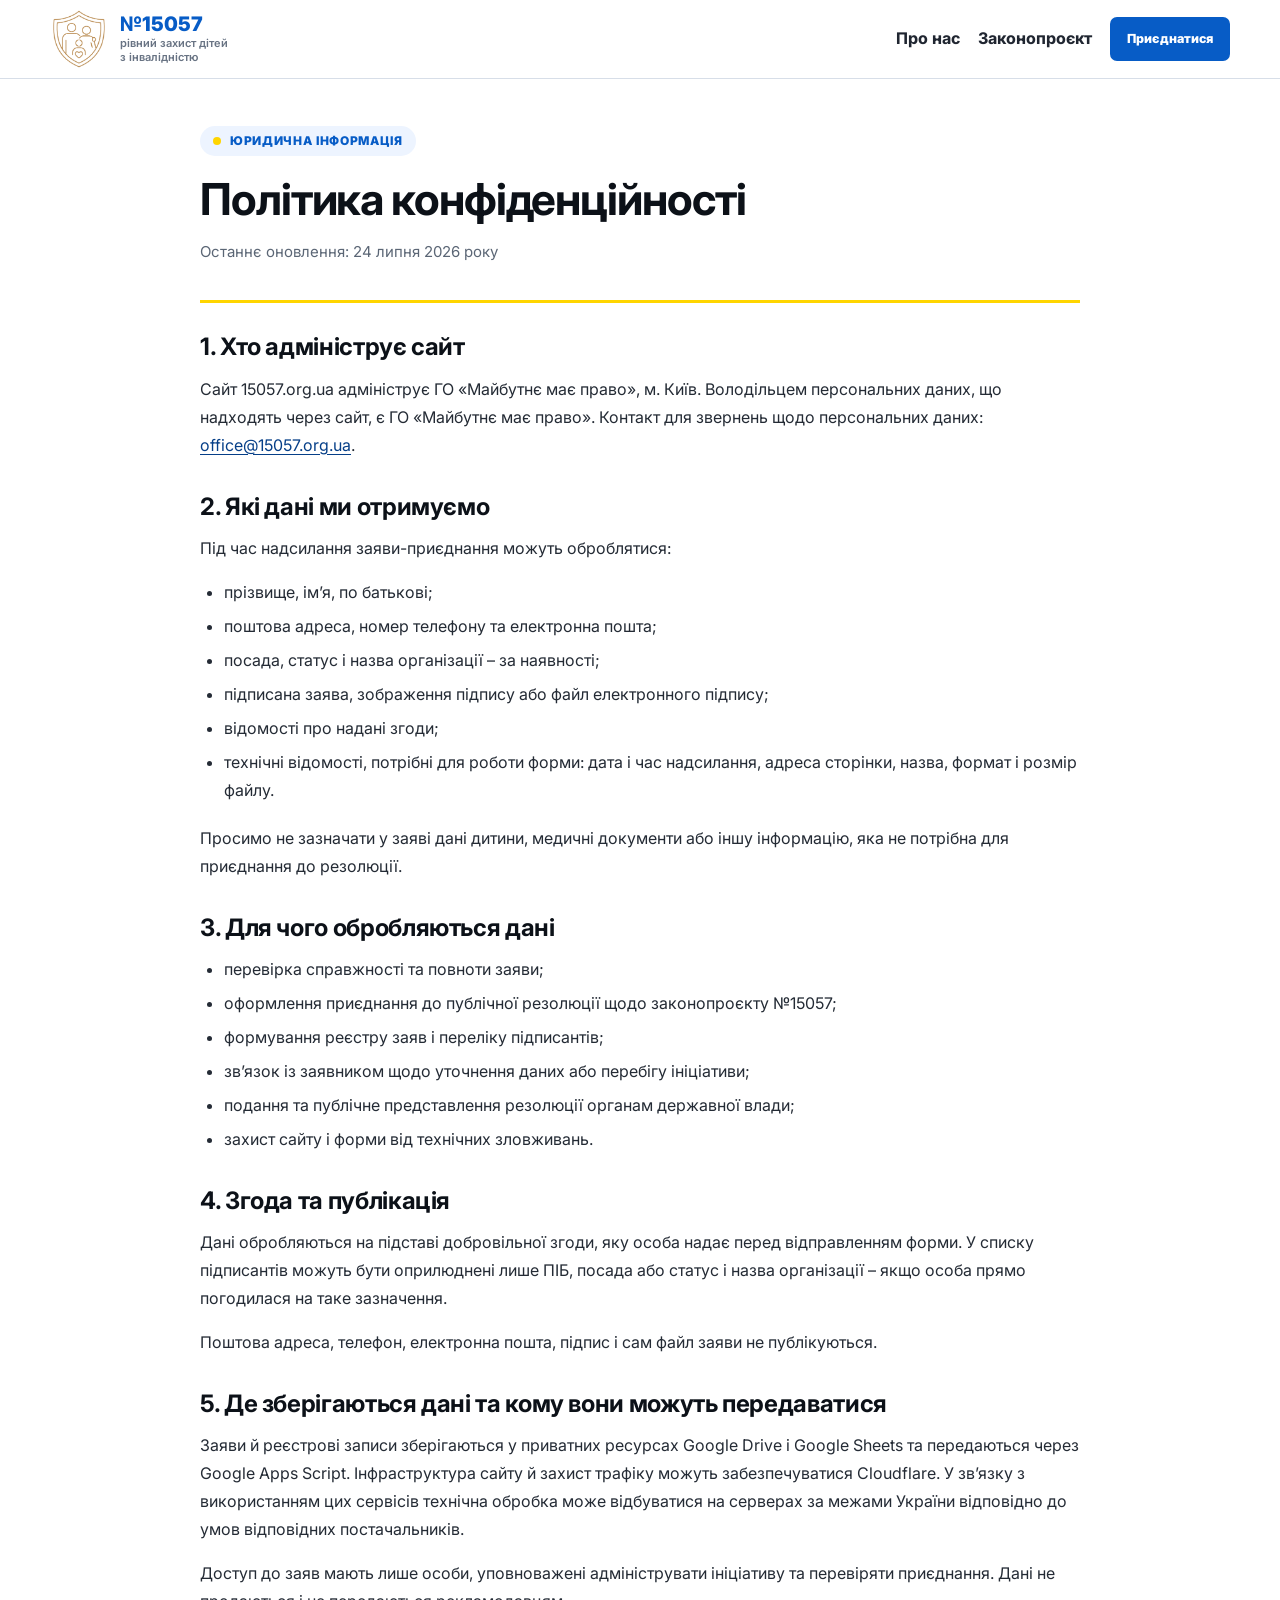
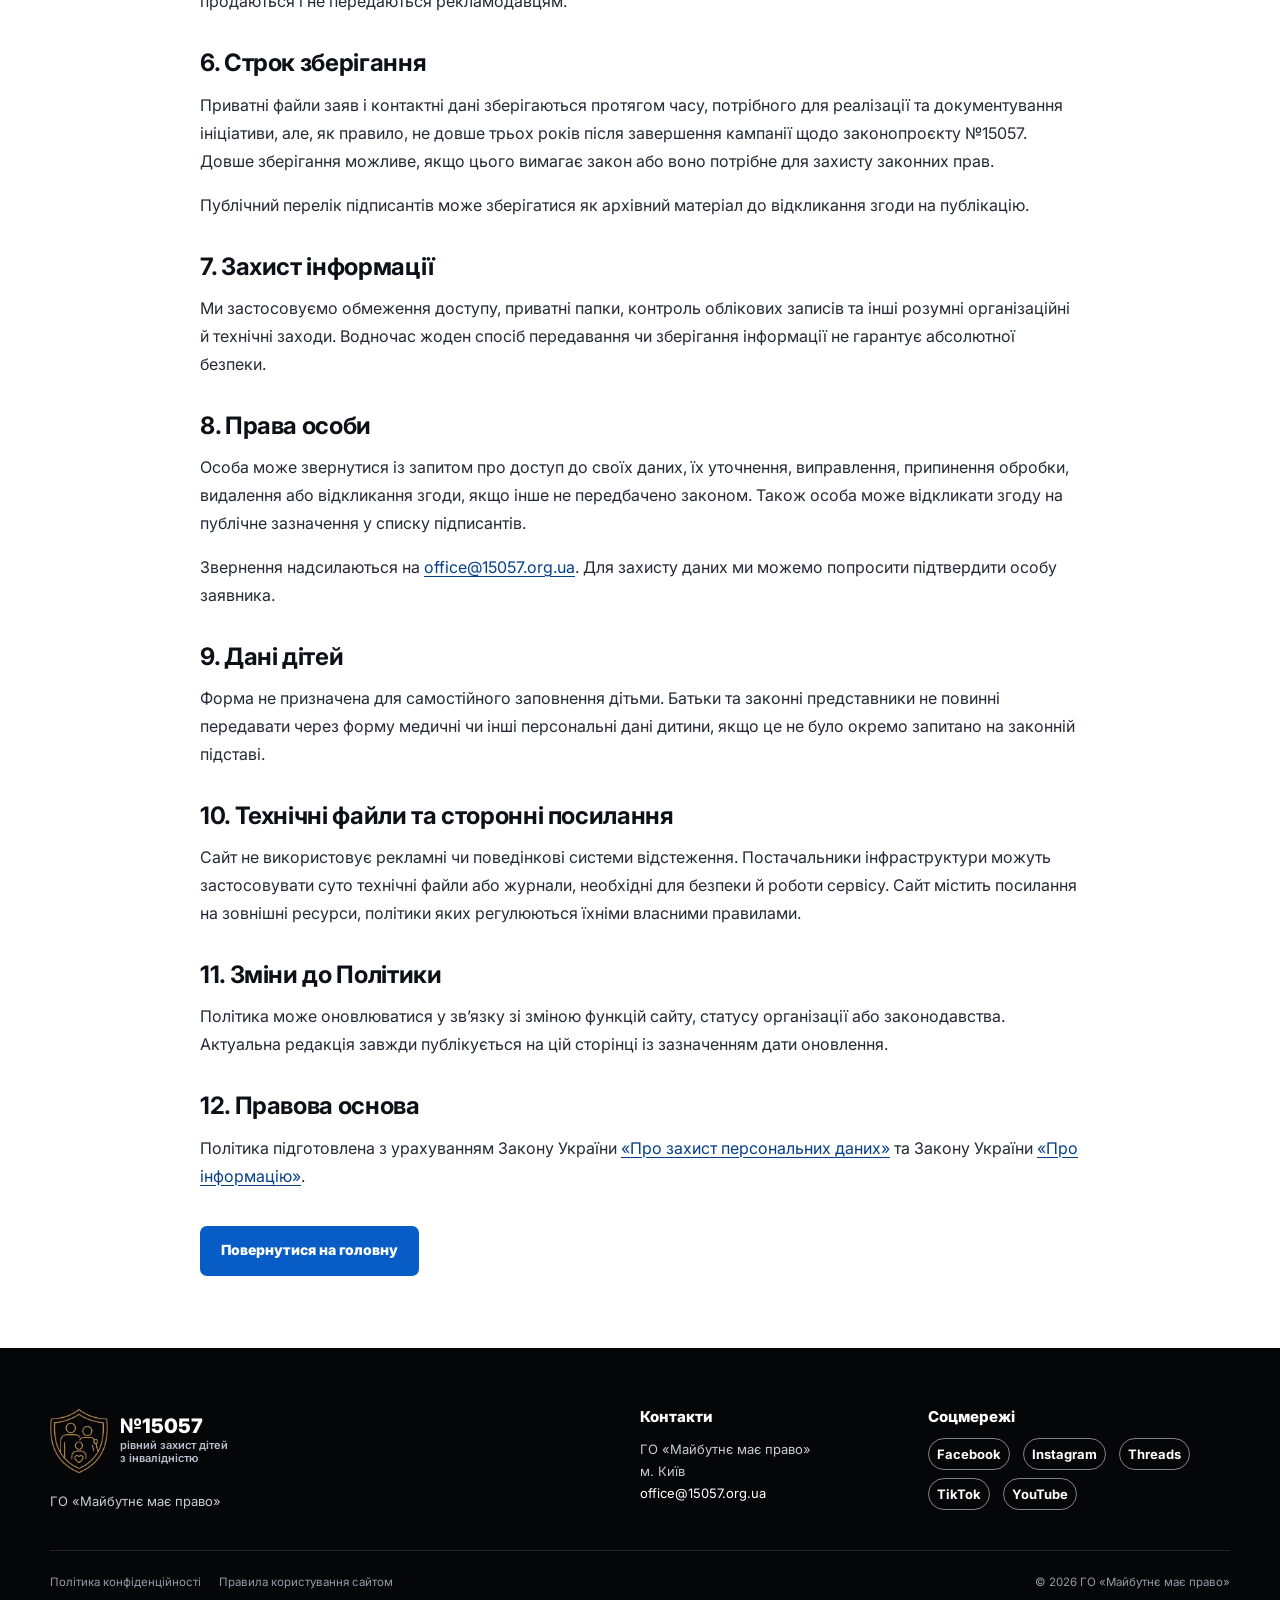
<file: privacy-policy.html>
<!DOCTYPE html>

<html lang="uk">
<head>
<meta name="robots" content="noindex, nofollow">
<script defer src="/preview-mode.js"></script>
<meta charset="utf-8"/>
<meta content="width=device-width, initial-scale=1" name="viewport"/>
<title>Політика конфіденційності | ГО «Майбутнє має право»</title>
<meta content="Політика обробки персональних даних на сайті 15057.org.ua та у формі приєднання до резолюції." name="description"/>

<meta content="#0e2038" name="theme-color"/>
<link href="https://15057.org.ua/privacy-policy.html" rel="canonical"/>
<link href="styles.css" rel="stylesheet"/>
  <link rel="alternate" hreflang="uk" href="https://15057.org.ua/privacy-policy.html">
<link rel="alternate" hreflang="en" href="https://15057.org.ua/en/privacy-policy.html">
<link rel="alternate" hreflang="x-default" href="https://15057.org.ua/privacy-policy.html">
<link rel="icon" type="image/svg+xml" href="/assets/logo.svg">
<link rel="stylesheet" href="/legal-pages.css">
</head>
<body>
<header class="site-header" id="top">
<div class="container nav-wrap">
<a aria-label="На головну сторінку" class="brand" href="index.html">
<img alt="" src="assets/logo-gold.png"/>
<span><b>№15057</b><small>рівний захист дітей з інвалідністю</small></span>
</a>
<nav aria-label="Навігація" class="site-nav">
<a href="index.html#about">Про нас</a>
<a href="index.html#bill">Законопроєкт</a>
<a class="nav-cta nav-cta-primary" href="index.html#join">Приєднатися</a>
</nav>
</div>
</header>
<main class="legal-main">
<div class="container legal-shell">
<header class="legal-header">
<p class="eyebrow">Юридична інформація</p>
<h1>Політика конфіденційності</h1>
<p class="legal-updated">Останнє оновлення: 24 липня 2026 року</p>
</header>
<section class="legal-content legal-card">
<h2>1. Хто адмініструє сайт</h2>
<p>Сайт 15057.org.ua адмініструє ГО «Майбутнє має право», м. Київ. Володільцем персональних даних, що надходять через сайт, є ГО «Майбутнє має право». Контакт для звернень щодо персональних даних: <a href="mailto:office@15057.org.ua">office@15057.org.ua</a>.</p>

<h2>2. Які дані ми отримуємо</h2>
<p>Під час надсилання заяви-приєднання можуть оброблятися:</p>
<ul>
<li>прізвище, ім’я, по батькові;</li>
<li>поштова адреса, номер телефону та електронна пошта;</li>
<li>посада, статус і назва організації – за наявності;</li>
<li>підписана заява, зображення підпису або файл електронного підпису;</li>
<li>відомості про надані згоди;</li>
<li>технічні відомості, потрібні для роботи форми: дата і час надсилання, адреса сторінки, назва, формат і розмір файлу.</li>
</ul>
<p>Просимо не зазначати у заяві дані дитини, медичні документи або іншу інформацію, яка не потрібна для приєднання до резолюції.</p>
<h2>3. Для чого обробляються дані</h2>
<ul>
<li>перевірка справжності та повноти заяви;</li>
<li>оформлення приєднання до публічної резолюції щодо законопроєкту №15057;</li>
<li>формування реєстру заяв і переліку підписантів;</li>
<li>зв’язок із заявником щодо уточнення даних або перебігу ініціативи;</li>
<li>подання та публічне представлення резолюції органам державної влади;</li>
<li>захист сайту і форми від технічних зловживань.</li>
</ul>
<h2>4. Згода та публікація</h2>
<p>Дані обробляються на підставі добровільної згоди, яку особа надає перед відправленням форми. У списку підписантів можуть бути оприлюднені лише ПІБ, посада або статус і назва організації – якщо особа прямо погодилася на таке зазначення.</p>
<p>Поштова адреса, телефон, електронна пошта, підпис і сам файл заяви не публікуються.</p>
<h2>5. Де зберігаються дані та кому вони можуть передаватися</h2>
<p>Заяви й реєстрові записи зберігаються у приватних ресурсах Google Drive і Google Sheets та передаються через Google Apps Script. Інфраструктура сайту й захист трафіку можуть забезпечуватися Cloudflare. У зв’язку з використанням цих сервісів технічна обробка може відбуватися на серверах за межами України відповідно до умов відповідних постачальників.</p>
<p>Доступ до заяв мають лише особи, уповноважені адмініструвати ініціативу та перевіряти приєднання. Дані не продаються і не передаються рекламодавцям.</p>
<h2>6. Строк зберігання</h2>
<p>Приватні файли заяв і контактні дані зберігаються протягом часу, потрібного для реалізації та документування ініціативи, але, як правило, не довше трьох років після завершення кампанії щодо законопроєкту №15057. Довше зберігання можливе, якщо цього вимагає закон або воно потрібне для захисту законних прав.</p>
<p>Публічний перелік підписантів може зберігатися як архівний матеріал до відкликання згоди на публікацію.</p>
<h2>7. Захист інформації</h2>
<p>Ми застосовуємо обмеження доступу, приватні папки, контроль облікових записів та інші розумні організаційні й технічні заходи. Водночас жоден спосіб передавання чи зберігання інформації не гарантує абсолютної безпеки.</p>
<h2>8. Права особи</h2>
<p>Особа може звернутися із запитом про доступ до своїх даних, їх уточнення, виправлення, припинення обробки, видалення або відкликання згоди, якщо інше не передбачено законом. Також особа може відкликати згоду на публічне зазначення у списку підписантів.</p>
<p>Звернення надсилаються на <a href="mailto:office@15057.org.ua">office@15057.org.ua</a>. Для захисту даних ми можемо попросити підтвердити особу заявника.</p>
<h2>9. Дані дітей</h2>
<p>Форма не призначена для самостійного заповнення дітьми. Батьки та законні представники не повинні передавати через форму медичні чи інші персональні дані дитини, якщо це не було окремо запитано на законній підставі.</p>
<h2>10. Технічні файли та сторонні посилання</h2>
<p>Сайт не використовує рекламні чи поведінкові системи відстеження. Постачальники інфраструктури можуть застосовувати суто технічні файли або журнали, необхідні для безпеки й роботи сервісу. Сайт містить посилання на зовнішні ресурси, політики яких регулюються їхніми власними правилами.</p>
<h2>11. Зміни до Політики</h2>
<p>Політика може оновлюватися у зв’язку зі зміною функцій сайту, статусу організації або законодавства. Актуальна редакція завжди публікується на цій сторінці із зазначенням дати оновлення.</p>
<h2>12. Правова основа</h2>
<p>Політика підготовлена з урахуванням Закону України <a href="https://zakon.rada.gov.ua/go/2297-17" rel="noopener" target="_blank">«Про захист персональних даних»</a> та Закону України <a href="https://zakon.rada.gov.ua/go/2657-12" rel="noopener" target="_blank">«Про інформацію»</a>.</p>
</section>
<p class="legal-back"><a class="button secondary" href="index.html">Повернутися на головну</a></p>
</div>
</main>
<footer>
<div class="container footer-grid">
<div>
<a class="brand footer-brand" href="index.html">
<img alt="" src="assets/logo-gold.png"/>
<span><b>№15057</b><small>рівний захист дітей з інвалідністю</small></span>
</a>
<p>ГО «Майбутнє має право»</p>

</div>
<div>
<h3>Контакти</h3>
<p>ГО «Майбутнє має право»<br/>м. Київ<br/><a href="mailto:office@15057.org.ua">office@15057.org.ua</a></p>
</div>
<div>
<h3>Соцмережі</h3>
<p class="social"><a href="https://www.facebook.com/15057pravo" rel="noopener" target="_blank">Facebook</a><a href="https://www.instagram.com/15057.ua/" rel="noopener" target="_blank">Instagram</a><a href="https://www.threads.com/@15057.ua" rel="noopener" target="_blank">Threads</a><a href="https://www.tiktok.com/@15057.ua" rel="noopener" target="_blank">TikTok</a><a href="https://www.youtube.com/@pravo15057" rel="noopener" target="_blank">YouTube</a></p>
</div>
</div>
<div class="container footer-bottom">
<nav aria-label="Юридична інформація" class="footer-legal">
<a href="privacy-policy.html">Політика конфіденційності</a>
<a href="terms.html">Правила користування сайтом</a>
</nav>
<p>© 2026 ГО «Майбутнє має право»</p>
</div>
</footer>
</body>
</html>
</file>
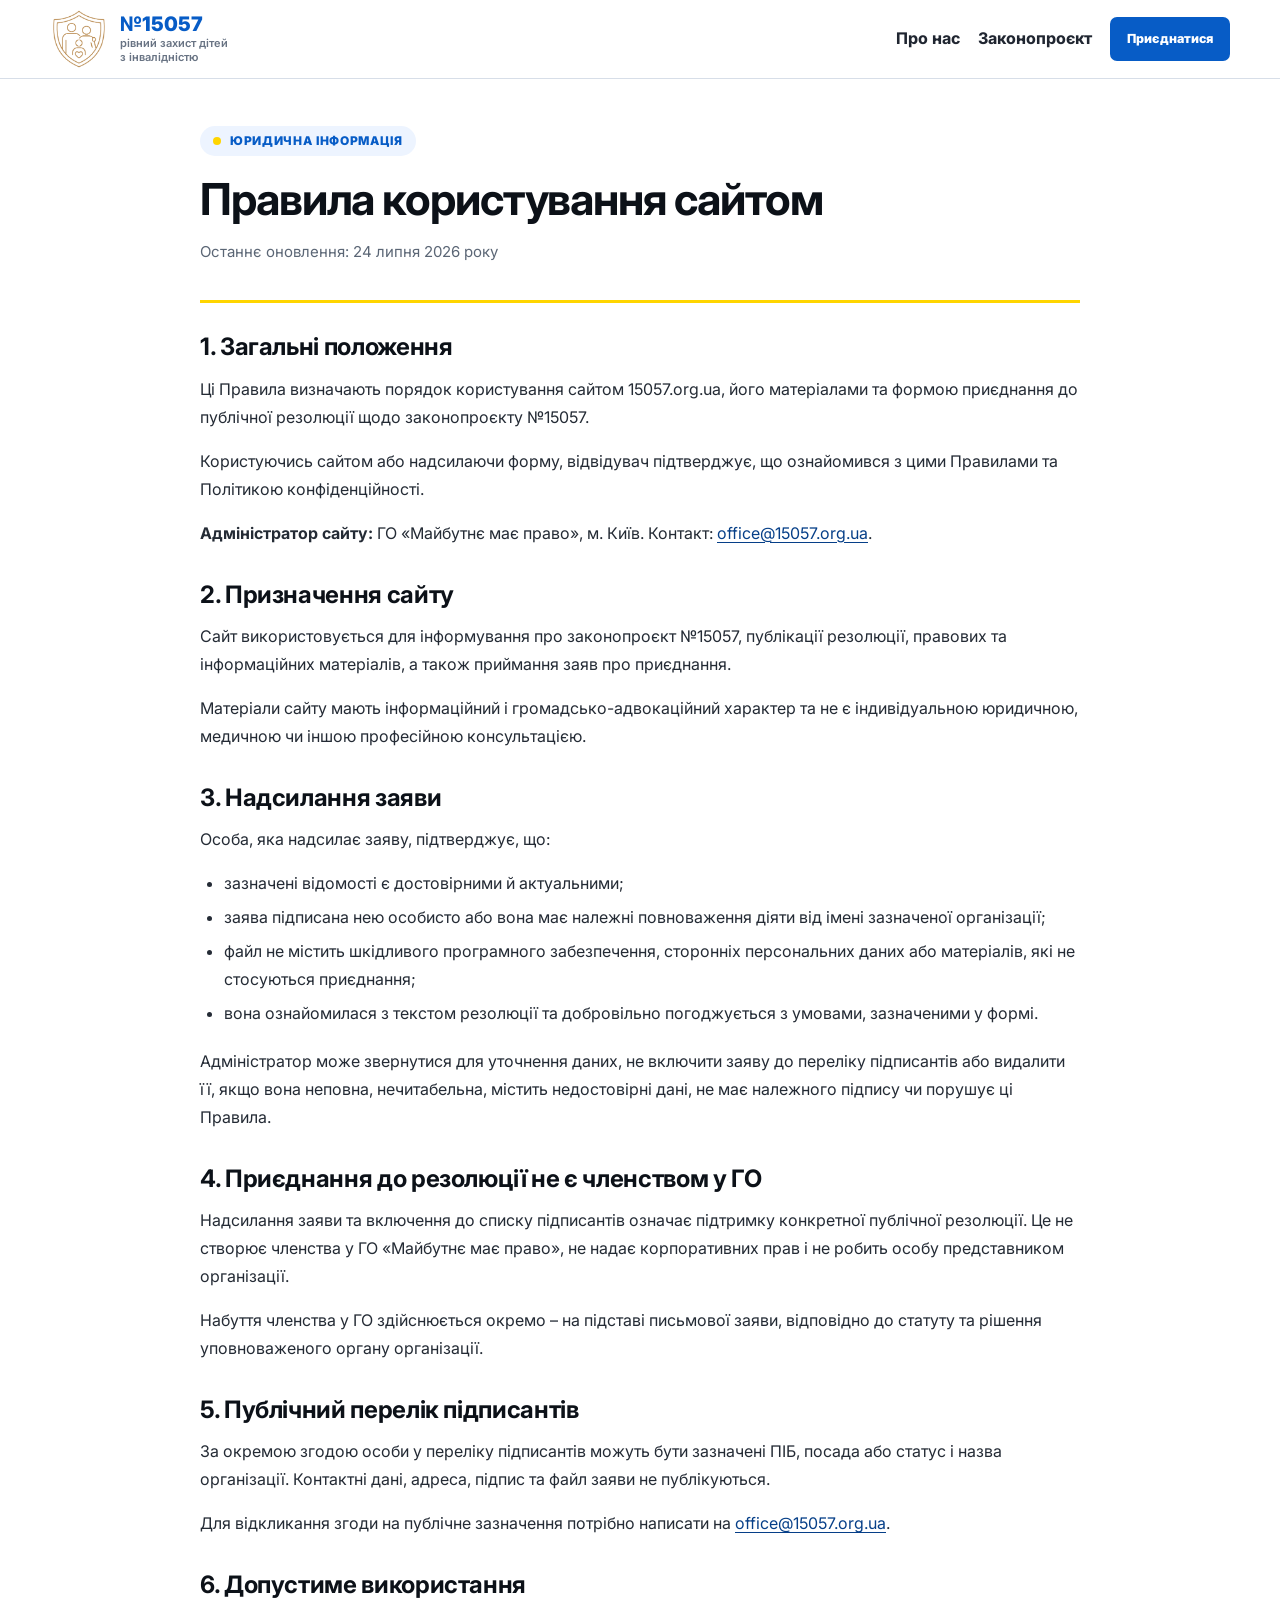
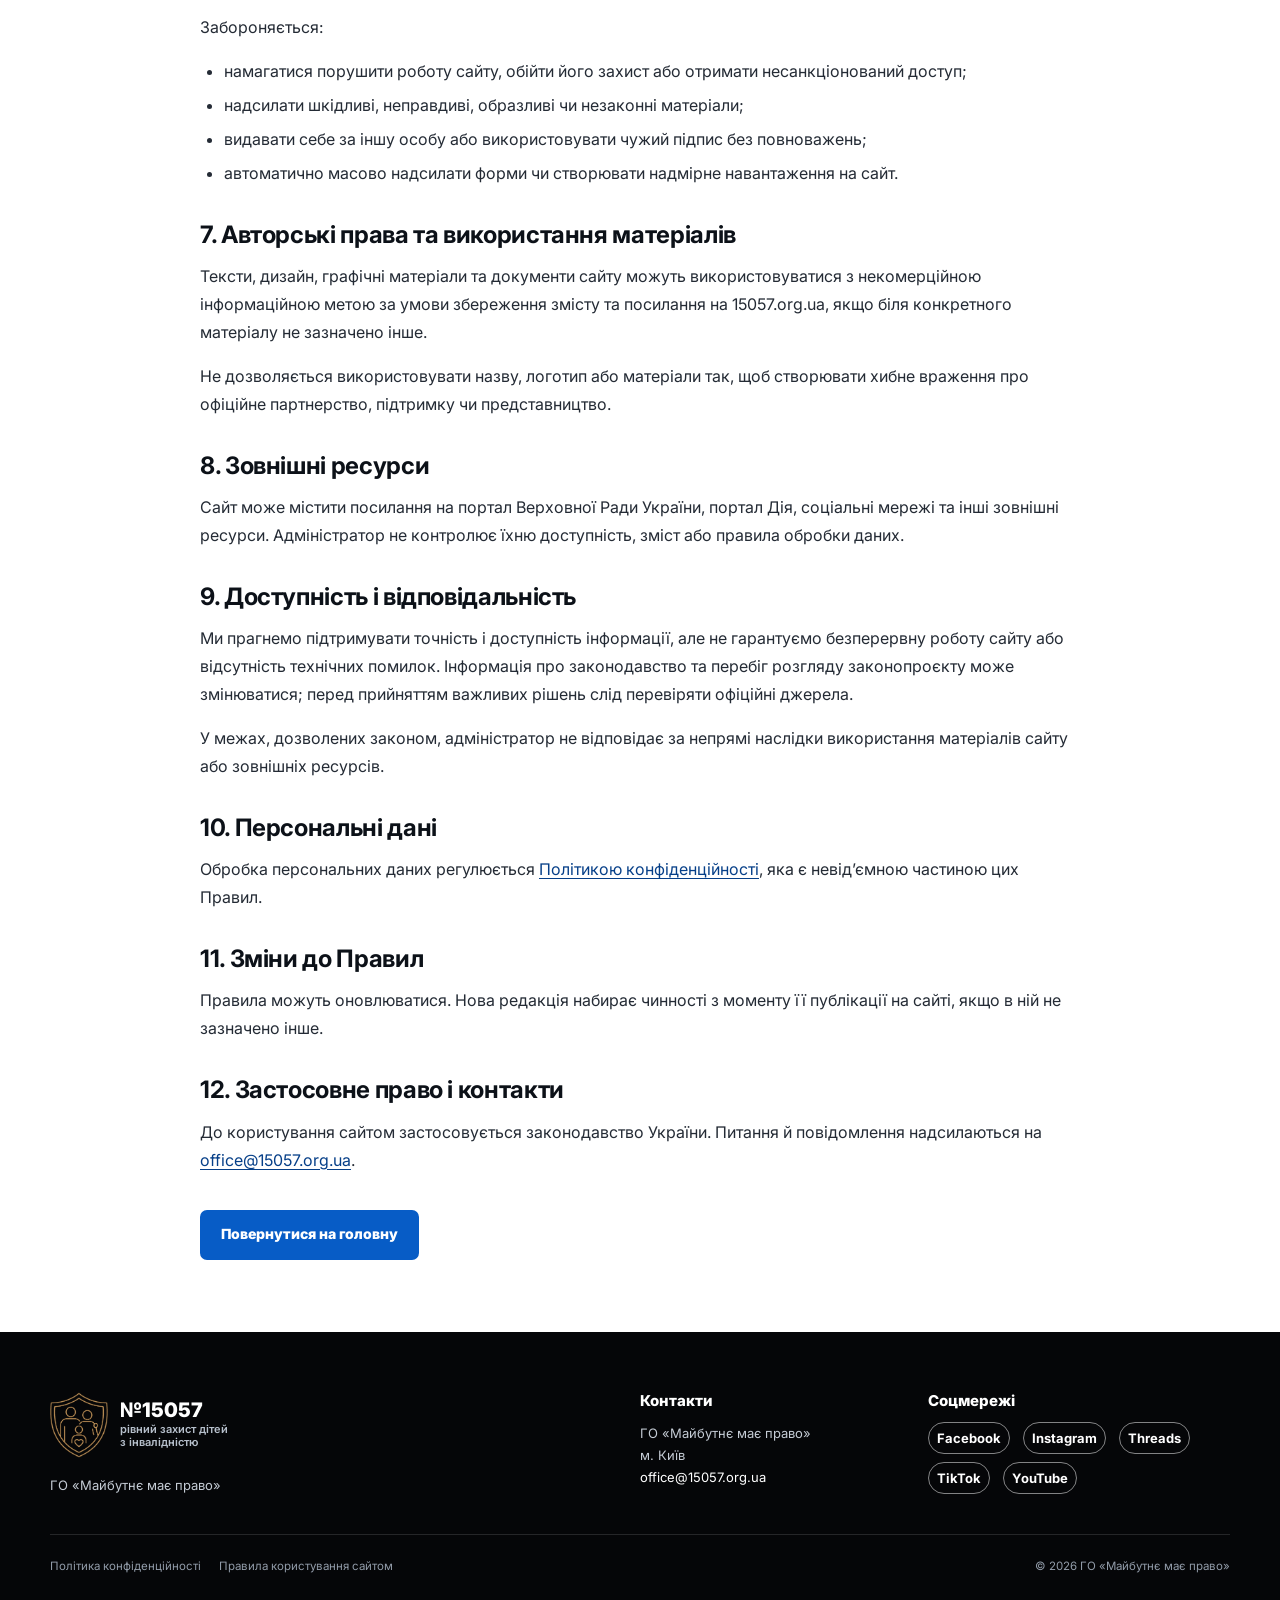
<file: terms.html>
<!DOCTYPE html>

<html lang="uk">
<head>
<meta name="robots" content="noindex, nofollow">
<script defer src="/preview-mode.js"></script>
<meta charset="utf-8"/>
<meta content="width=device-width, initial-scale=1" name="viewport"/>
<title>Правила користування сайтом | ГО «Майбутнє має право»</title>
<meta content="Правила користування сайтом 15057.org.ua та надсилання заяви-приєднання до публічної резолюції." name="description"/>

<meta content="#0e2038" name="theme-color"/>
<link href="https://15057.org.ua/terms.html" rel="canonical"/>
<link href="styles.css" rel="stylesheet"/>
  <link rel="alternate" hreflang="uk" href="https://15057.org.ua/terms.html">
<link rel="alternate" hreflang="en" href="https://15057.org.ua/en/terms.html">
<link rel="alternate" hreflang="x-default" href="https://15057.org.ua/terms.html">
<link rel="icon" type="image/svg+xml" href="/assets/logo.svg">
<link rel="stylesheet" href="/legal-pages.css">
</head>
<body>
<header class="site-header" id="top">
<div class="container nav-wrap">
<a aria-label="На головну сторінку" class="brand" href="index.html">
<img alt="" src="assets/logo-gold.png"/>
<span><b>№15057</b><small>рівний захист дітей з інвалідністю</small></span>
</a>
<nav aria-label="Навігація" class="site-nav">
<a href="index.html#about">Про нас</a>
<a href="index.html#bill">Законопроєкт</a>
<a class="nav-cta nav-cta-primary" href="index.html#join">Приєднатися</a>
</nav>
</div>
</header>
<main class="legal-main">
<div class="container legal-shell">
<header class="legal-header">
<p class="eyebrow">Юридична інформація</p>
<h1>Правила користування сайтом</h1>
<p class="legal-updated">Останнє оновлення: 24 липня 2026 року</p>
</header>
<section class="legal-content legal-card">
<h2>1. Загальні положення</h2>
<p>Ці Правила визначають порядок користування сайтом 15057.org.ua, його матеріалами та формою приєднання до публічної резолюції щодо законопроєкту №15057.</p>
<p>Користуючись сайтом або надсилаючи форму, відвідувач підтверджує, що ознайомився з цими Правилами та Політикою конфіденційності.</p>
<div class="legal-callout"><p><strong>Адміністратор сайту:</strong> ГО «Майбутнє має право», м. Київ. Контакт: <a href="mailto:office@15057.org.ua">office@15057.org.ua</a>.</p></div>
<h2>2. Призначення сайту</h2>
<p>Сайт використовується для інформування про законопроєкт №15057, публікації резолюції, правових та інформаційних матеріалів, а також приймання заяв про приєднання.</p>
<p>Матеріали сайту мають інформаційний і громадсько-адвокаційний характер та не є індивідуальною юридичною, медичною чи іншою професійною консультацією.</p>
<h2>3. Надсилання заяви</h2>
<p>Особа, яка надсилає заяву, підтверджує, що:</p>
<ul>
<li>зазначені відомості є достовірними й актуальними;</li>
<li>заява підписана нею особисто або вона має належні повноваження діяти від імені зазначеної організації;</li>
<li>файл не містить шкідливого програмного забезпечення, сторонніх персональних даних або матеріалів, які не стосуються приєднання;</li>
<li>вона ознайомилася з текстом резолюції та добровільно погоджується з умовами, зазначеними у формі.</li>
</ul>
<p>Адміністратор може звернутися для уточнення даних, не включити заяву до переліку підписантів або видалити її, якщо вона неповна, нечитабельна, містить недостовірні дані, не має належного підпису чи порушує ці Правила.</p>
<h2>4. Приєднання до резолюції не є членством у ГО</h2>
<p>Надсилання заяви та включення до списку підписантів означає підтримку конкретної публічної резолюції. Це не створює членства у ГО «Майбутнє має право», не надає корпоративних прав і не робить особу представником організації.</p>
<p>Набуття членства у ГО здійснюється окремо – на підставі письмової заяви, відповідно до статуту та рішення уповноваженого органу організації.</p>
<h2>5. Публічний перелік підписантів</h2>
<p>За окремою згодою особи у переліку підписантів можуть бути зазначені ПІБ, посада або статус і назва організації. Контактні дані, адреса, підпис та файл заяви не публікуються.</p>
<p>Для відкликання згоди на публічне зазначення потрібно написати на <a href="mailto:office@15057.org.ua">office@15057.org.ua</a>.</p>
<h2>6. Допустиме використання</h2>
<p>Забороняється:</p>
<ul>
<li>намагатися порушити роботу сайту, обійти його захист або отримати несанкціонований доступ;</li>
<li>надсилати шкідливі, неправдиві, образливі чи незаконні матеріали;</li>
<li>видавати себе за іншу особу або використовувати чужий підпис без повноважень;</li>
<li>автоматично масово надсилати форми чи створювати надмірне навантаження на сайт.</li>
</ul>
<h2>7. Авторські права та використання матеріалів</h2>
<p>Тексти, дизайн, графічні матеріали та документи сайту можуть використовуватися з некомерційною інформаційною метою за умови збереження змісту та посилання на 15057.org.ua, якщо біля конкретного матеріалу не зазначено інше.</p>
<p>Не дозволяється використовувати назву, логотип або матеріали так, щоб створювати хибне враження про офіційне партнерство, підтримку чи представництво.</p>
<h2>8. Зовнішні ресурси</h2>
<p>Сайт може містити посилання на портал Верховної Ради України, портал Дія, соціальні мережі та інші зовнішні ресурси. Адміністратор не контролює їхню доступність, зміст або правила обробки даних.</p>
<h2>9. Доступність і відповідальність</h2>
<p>Ми прагнемо підтримувати точність і доступність інформації, але не гарантуємо безперервну роботу сайту або відсутність технічних помилок. Інформація про законодавство та перебіг розгляду законопроєкту може змінюватися; перед прийняттям важливих рішень слід перевіряти офіційні джерела.</p>
<p>У межах, дозволених законом, адміністратор не відповідає за непрямі наслідки використання матеріалів сайту або зовнішніх ресурсів.</p>
<h2>10. Персональні дані</h2>
<p>Обробка персональних даних регулюється <a href="privacy-policy.html">Політикою конфіденційності</a>, яка є невід’ємною частиною цих Правил.</p>
<h2>11. Зміни до Правил</h2>
<p>Правила можуть оновлюватися. Нова редакція набирає чинності з моменту її публікації на сайті, якщо в ній не зазначено інше.</p>
<h2>12. Застосовне право і контакти</h2>
<p>До користування сайтом застосовується законодавство України. Питання й повідомлення надсилаються на <a href="mailto:office@15057.org.ua">office@15057.org.ua</a>.</p>
</section>
<p class="legal-back"><a class="button secondary" href="index.html">Повернутися на головну</a></p>
</div>
</main>
<footer>
<div class="container footer-grid">
<div>
<a class="brand footer-brand" href="index.html">
<img alt="" src="assets/logo-gold.png"/>
<span><b>№15057</b><small>рівний захист дітей з інвалідністю</small></span>
</a>
<p>ГО «Майбутнє має право»</p>

</div>
<div>
<h3>Контакти</h3>
<p>ГО «Майбутнє має право»<br/>м. Київ<br/><a href="mailto:office@15057.org.ua">office@15057.org.ua</a></p>
</div>
<div>
<h3>Соцмережі</h3>
<p class="social"><a href="https://www.facebook.com/15057pravo" rel="noopener" target="_blank">Facebook</a><a href="https://www.instagram.com/15057.ua/" rel="noopener" target="_blank">Instagram</a><a href="https://www.threads.com/@15057.ua" rel="noopener" target="_blank">Threads</a><a href="https://www.tiktok.com/@15057.ua" rel="noopener" target="_blank">TikTok</a><a href="https://www.youtube.com/@pravo15057" rel="noopener" target="_blank">YouTube</a></p>
</div>
</div>
<div class="container footer-bottom">
<nav aria-label="Юридична інформація" class="footer-legal">
<a href="privacy-policy.html">Політика конфіденційності</a>
<a href="terms.html">Правила користування сайтом</a>
</nav>
<p>© 2026 ГО «Майбутнє має право»</p>
</div>
</footer>
</body>
</html>
</file>
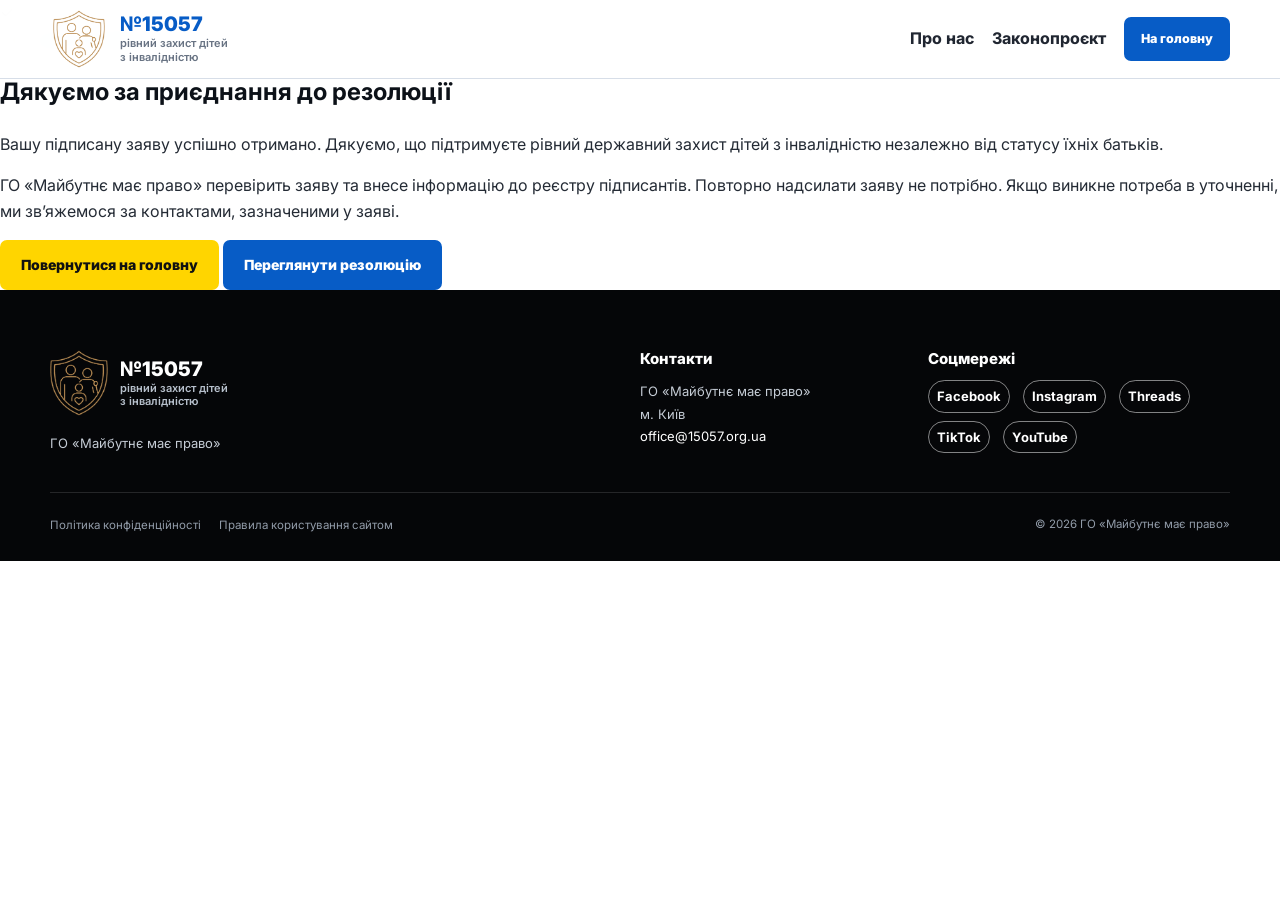
<file: thank-you.html>
<!DOCTYPE html>
<html lang="uk">
<head>
<meta name="robots" content="noindex, nofollow">
<script defer src="/preview-mode.js"></script>
<meta charset="utf-8"/>
<meta content="width=device-width, initial-scale=1" name="viewport"/>
<title>Дякуємо за приєднання до резолюції | №15057</title>
<meta content="Дякуємо за приєднання до публічної резолюції щодо законопроєкту №15057." name="description"/>

<meta content="#0e2038" name="theme-color"/>
<link href="styles.css" rel="stylesheet"/>
<script defer src="script.js"></script>
<link rel="icon" type="image/svg+xml" href="/assets/logo.svg">
</head>
<body>
<header class="site-header" id="top">
<div class="container nav-wrap">
<a aria-label="На головну сторінку" class="brand" href="index.html">
<img alt="" src="assets/logo-gold.png"/>
<span><b>№15057</b><small>рівний захист дітей з&nbsp;інвалідністю</small></span>
</a>
<button aria-expanded="false" aria-label="Відкрити меню" class="nav-toggle" type="button">
<span></span><span></span><span></span>
</button>
<nav aria-label="Головна навігація" class="site-nav">
<a href="index.html#about">Про нас</a>
<a href="index.html#bill">Законопроєкт</a>
<a class="nav-cta nav-cta-primary" href="index.html">На головну</a>
</nav>
</div>
</header>

<main class="thank-you-main">
<div class="thank-you-shell">
<section class="thank-you-card" aria-labelledby="thank-you-title">
<div class="thank-you-icon" aria-hidden="true">✓</div>
<p class="eyebrow">Заяву отримано</p>
<h1 id="thank-you-title">Дякуємо за приєднання до резолюції</h1>
<p class="thank-you-lead">
Вашу підписану заяву успішно отримано. Дякуємо, що підтримуєте рівний державний захист дітей з інвалідністю незалежно від статусу їхніх батьків.
</p>
<p class="thank-you-note">
ГО «Майбутнє має право» перевірить заяву та внесе інформацію до реєстру підписантів. Повторно надсилати заяву не потрібно. Якщо виникне потреба в уточненні, ми зв’яжемося за контактами, зазначеними у заяві.
</p>
<div class="thank-you-actions">
<a class="button primary" href="index.html">Повернутися на головну</a>
<a class="button secondary" href="assets/resolution-15057.pdf" rel="noopener" target="_blank">Переглянути резолюцію</a>
</div>
</section>
</div>
</main>

<footer>
<div class="container footer-grid">
<div>
<a class="brand footer-brand" href="index.html">
<img alt="" src="assets/logo-gold.png"/>
<span><b>№15057</b><small>рівний захист дітей з&nbsp;інвалідністю</small></span>
</a>
<p>ГО «Майбутнє має право»</p>
</div>
<div>
<h3>Контакти</h3>
<p>ГО «Майбутнє має право»<br/>м. Київ<br/><a href="mailto:office@15057.org.ua">office@15057.org.ua</a></p>
</div>
<div>
<h3>Соцмережі</h3>
<p class="social">
<a href="https://www.facebook.com/15057pravo" rel="noopener" target="_blank">Facebook</a>
<a href="https://www.instagram.com/15057.ua/" rel="noopener" target="_blank">Instagram</a>
<a href="https://www.threads.com/@15057.ua" rel="noopener" target="_blank">Threads</a>
<a href="https://www.tiktok.com/@15057.ua" rel="noopener" target="_blank">TikTok</a>
<a href="https://www.youtube.com/@pravo15057" rel="noopener" target="_blank">YouTube</a>
</p>
</div>
</div>
<div class="container footer-bottom">
<nav aria-label="Юридична інформація" class="footer-legal">
<a href="privacy-policy.html">Політика конфіденційності</a>
<a href="terms.html">Правила користування сайтом</a>
</nav>
<p>© 2026 ГО «Майбутнє має право»</p>
</div>
</footer>
</body>
</html>
</file>
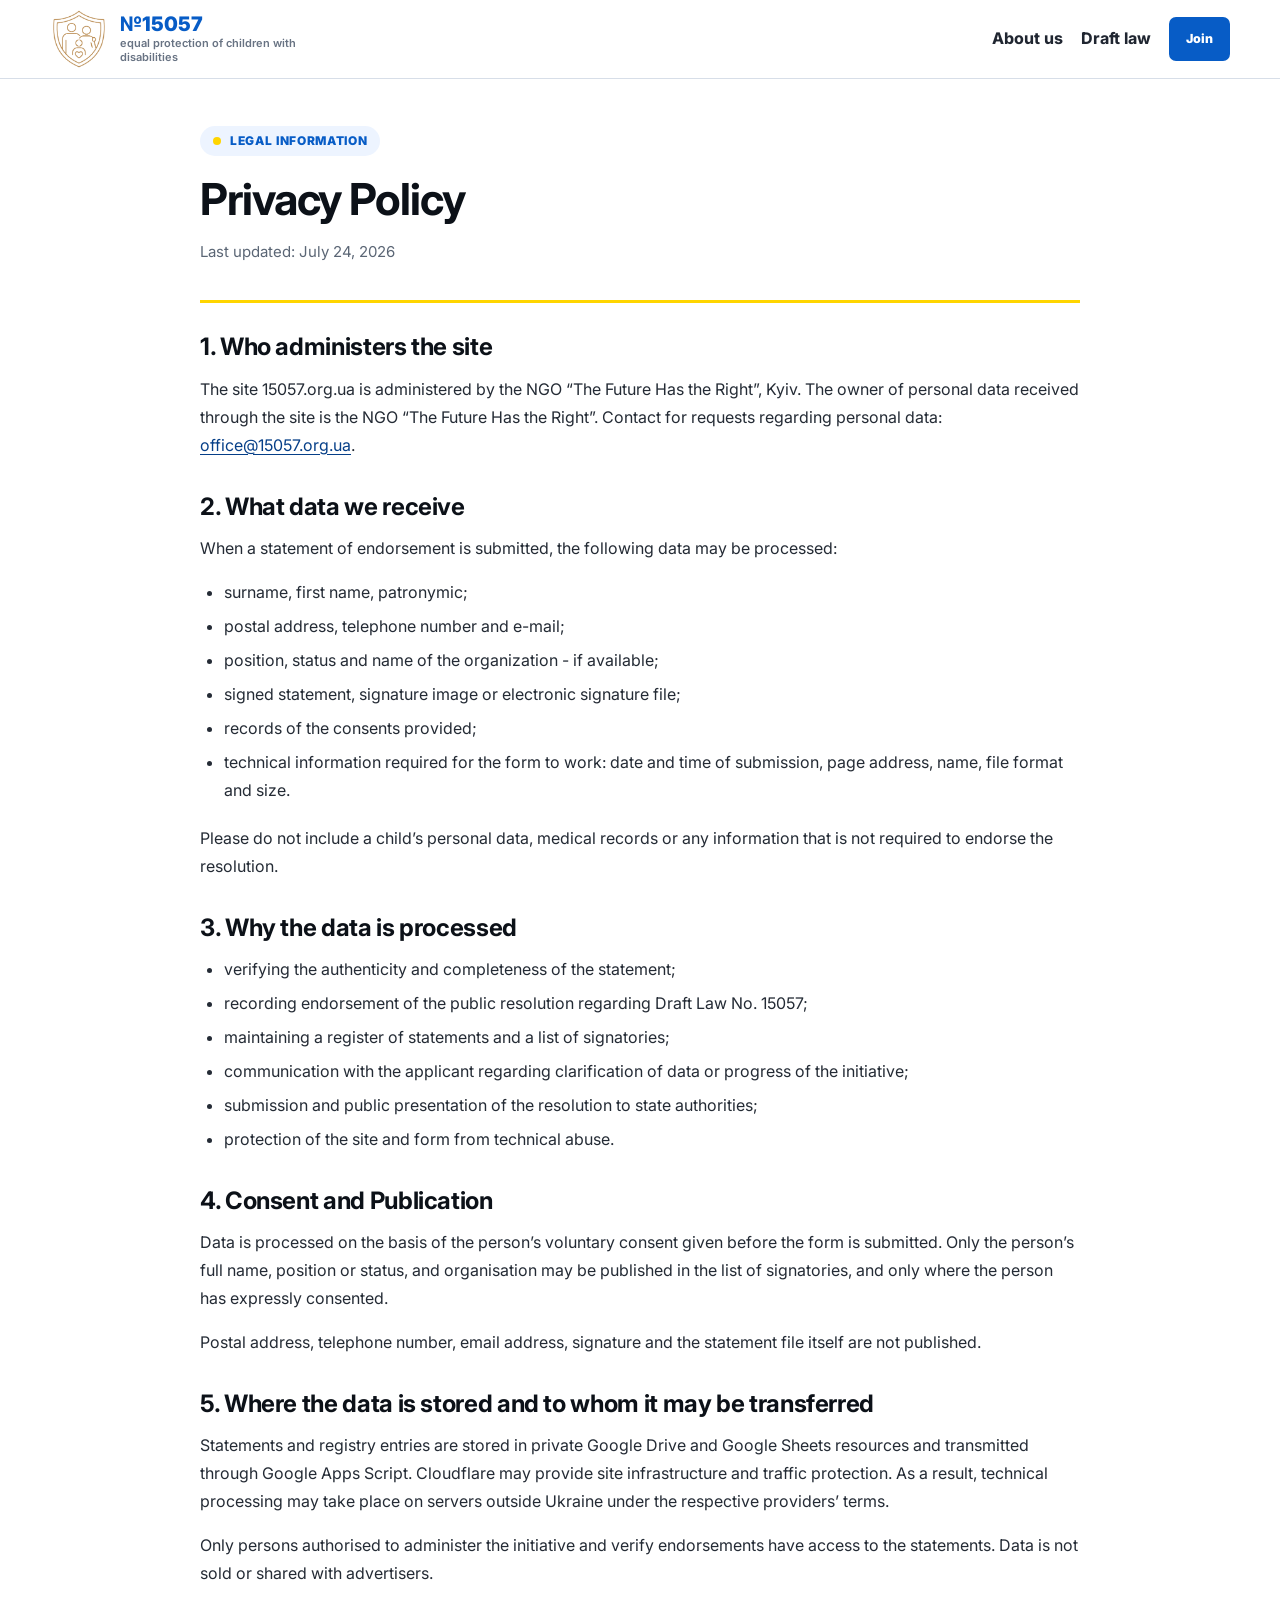
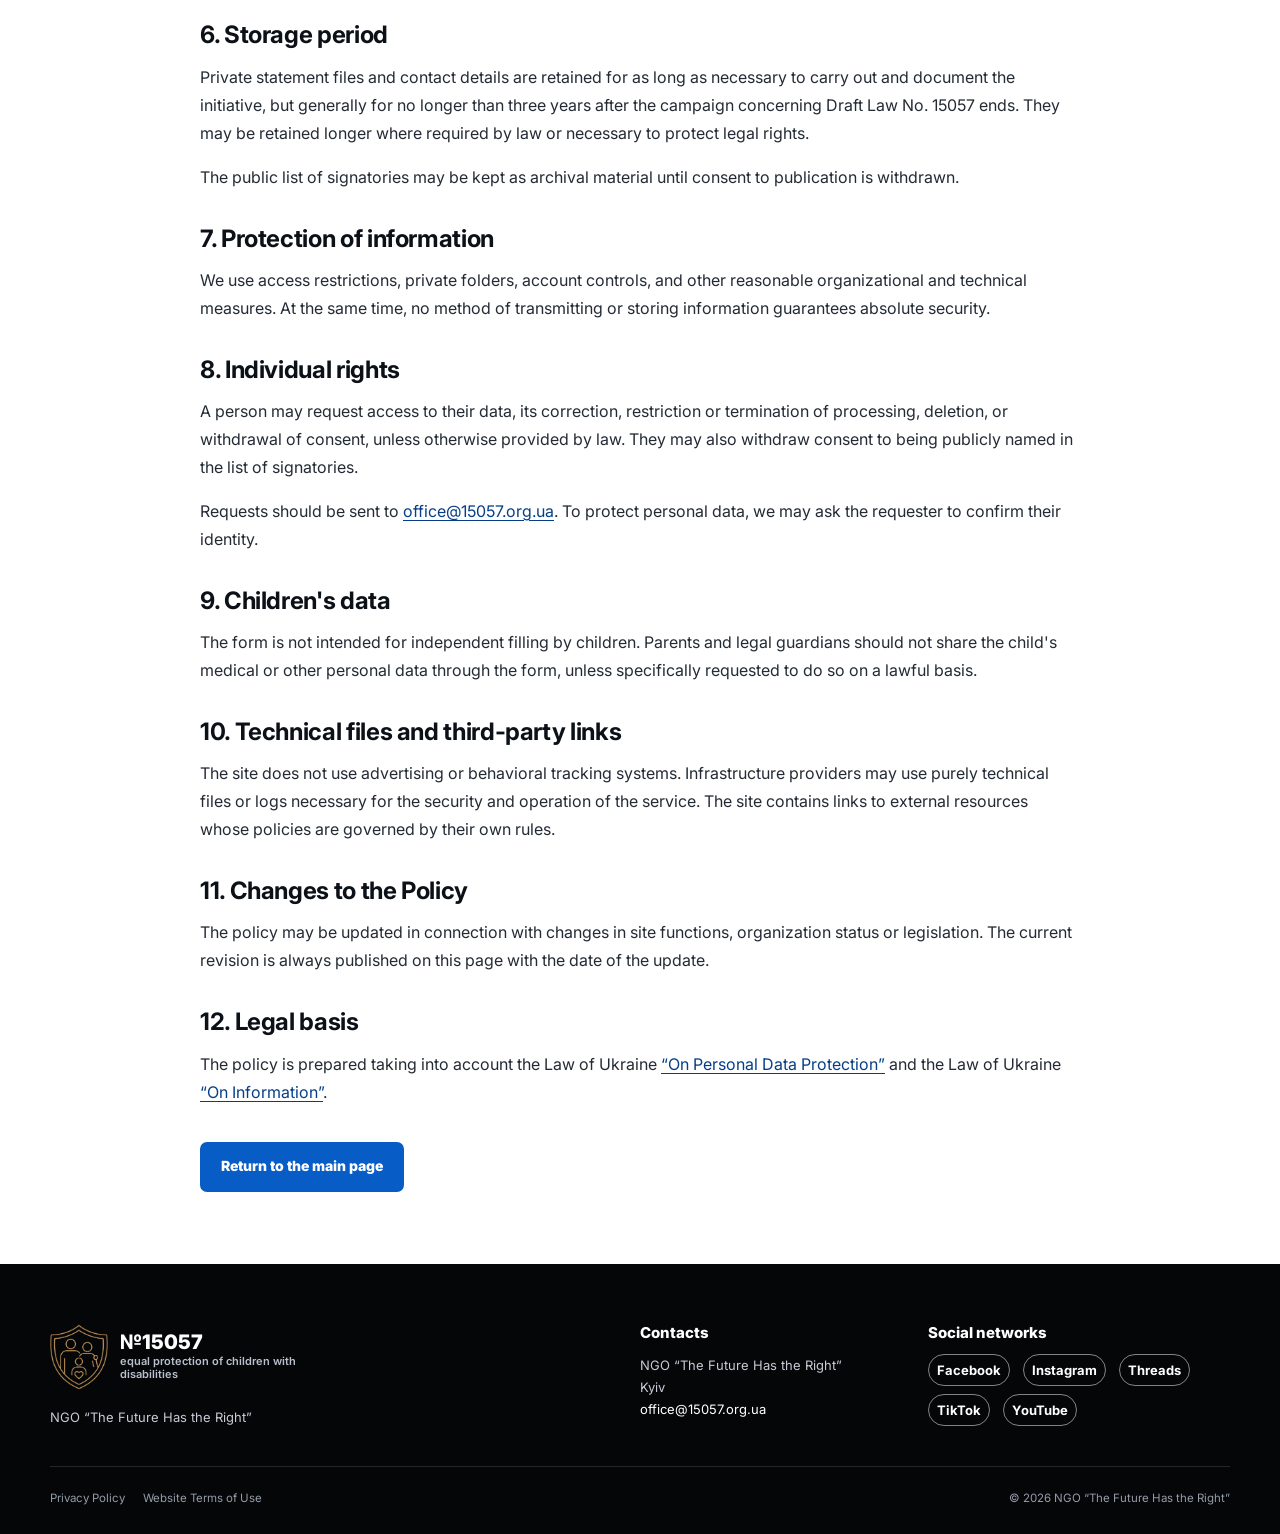
<file: en/privacy-policy.html>
<!DOCTYPE html>

<html lang="en">
<head>
<meta name="robots" content="noindex, nofollow">
<script defer src="/preview-mode.js"></script>
<meta charset="utf-8"/>
<meta content="width=device-width, initial-scale=1" name="viewport"/>
<title>Privacy Policy | NGO “The Future Has the Right”</title>
<meta content="Personal data processing policy for the 15057.org.ua website and the resolution endorsement form." name="description"/>

<meta content="#0e2038" name="theme-color"/>
<link href="https://15057.org.ua/en/privacy-policy.html" rel="canonical"/>
<link href="styles.css" rel="stylesheet"/>
  <link rel="alternate" hreflang="uk" href="https://15057.org.ua/privacy-policy.html">
<link rel="alternate" hreflang="en" href="https://15057.org.ua/en/privacy-policy.html">
<link rel="alternate" hreflang="x-default" href="https://15057.org.ua/privacy-policy.html">
<link rel="icon" type="image/svg+xml" href="/assets/logo.svg">
<link rel="stylesheet" href="/legal-pages.css">
</head>
<body>
<header class="site-header" id="top">
<div class="container nav-wrap">
<a aria-label="To the main page" class="brand" href="index.html">
<img alt="" src="/assets/logo-gold.png"/>
<span><b>№15057</b><small>equal protection of children with disabilities</small></span>
</a>
<nav aria-label="Navigation" class="site-nav">
<a href="index.html#about">About us</a>
<a href="index.html#bill">Draft law</a>
<a class="nav-cta nav-cta-primary" href="index.html#join">Join</a>
</nav>
</div>
</header>
<main class="legal-main">
<div class="container legal-shell">
<header class="legal-header">
<p class="eyebrow">Legal information</p>
<h1>Privacy Policy</h1>
<p class="legal-updated">Last updated: July 24, 2026</p>
</header>
<section class="legal-content legal-card">
<h2>1. Who administers the site</h2>
<p>The site 15057.org.ua is administered by the NGO “The Future Has the Right”, Kyiv. The owner of personal data received through the site is the NGO “The Future Has the Right”. Contact for requests regarding personal data: <a href="mailto:office@15057.org.ua">office@15057.org.ua</a>.</p>

<h2>2. What data we receive</h2>
<p>When a statement of endorsement is submitted, the following data may be processed:</p>
<ul>
<li>surname, first name, patronymic;</li>
<li>postal address, telephone number and e-mail;</li>
<li>position, status and name of the organization - if available;</li>
<li>signed statement, signature image or electronic signature file;</li>
<li>records of the consents provided;</li>
<li>technical information required for the form to work: date and time of submission, page address, name, file format and size.</li>
</ul>
<p>Please do not include a child’s personal data, medical records or any information that is not required to endorse the resolution.</p>
<h2>3. Why the data is processed</h2>
<ul>
<li>verifying the authenticity and completeness of the statement;</li>
<li>recording endorsement of the public resolution regarding Draft Law No. 15057;</li>
<li>maintaining a register of statements and a list of signatories;</li>
<li>communication with the applicant regarding clarification of data or progress of the initiative;</li>
<li>submission and public presentation of the resolution to state authorities;</li>
<li>protection of the site and form from technical abuse.</li>
</ul>
<h2>4. Consent and Publication</h2>
<p>Data is processed on the basis of the person’s voluntary consent given before the form is submitted. Only the person’s full name, position or status, and organisation may be published in the list of signatories, and only where the person has expressly consented.</p>
<p>Postal address, telephone number, email address, signature and the statement file itself are not published.</p>
<h2>5. Where the data is stored and to whom it may be transferred</h2>
<p>Statements and registry entries are stored in private Google Drive and Google Sheets resources and transmitted through Google Apps Script. Cloudflare may provide site infrastructure and traffic protection. As a result, technical processing may take place on servers outside Ukraine under the respective providers’ terms.</p>
<p>Only persons authorised to administer the initiative and verify endorsements have access to the statements. Data is not sold or shared with advertisers.</p>
<h2>6. Storage period</h2>
<p>Private statement files and contact details are retained for as long as necessary to carry out and document the initiative, but generally for no longer than three years after the campaign concerning Draft Law No. 15057 ends. They may be retained longer where required by law or necessary to protect legal rights.</p>
<p>The public list of signatories may be kept as archival material until consent to publication is withdrawn.</p>
<h2>7. Protection of information</h2>
<p>We use access restrictions, private folders, account controls, and other reasonable organizational and technical measures. At the same time, no method of transmitting or storing information guarantees absolute security.</p>
<h2>8. Individual rights</h2>
<p>A person may request access to their data, its correction, restriction or termination of processing, deletion, or withdrawal of consent, unless otherwise provided by law. They may also withdraw consent to being publicly named in the list of signatories.</p>
<p>Requests should be sent to <a href="mailto:office@15057.org.ua">office@15057.org.ua</a>. To protect personal data, we may ask the requester to confirm their identity.</p>
<h2>9. Children's data</h2>
<p>The form is not intended for independent filling by children. Parents and legal guardians should not share the child's medical or other personal data through the form, unless specifically requested to do so on a lawful basis.</p>
<h2>10. Technical files and third-party links</h2>
<p>The site does not use advertising or behavioral tracking systems. Infrastructure providers may use purely technical files or logs necessary for the security and operation of the service. The site contains links to external resources whose policies are governed by their own rules.</p>
<h2>11. Changes to the Policy</h2>
<p>The policy may be updated in connection with changes in site functions, organization status or legislation. The current revision is always published on this page with the date of the update.</p>
<h2>12. Legal basis</h2>
<p>The policy is prepared taking into account the Law of Ukraine <a href="https://zakon.rada.gov.ua/go/2297-17" rel="noopener" target="_blank">“On Personal Data Protection”</a> and the Law of Ukraine <a href="https://zakon.rada.gov.ua/go/2657-12" rel="noopener" target="_blank">“On Information”</a>.</p>
</section>
<p class="legal-back"><a class="button secondary" href="index.html">Return to the main page</a></p>
</div>
</main>
<footer>
<div class="container footer-grid">
<div>
<a class="brand footer-brand" href="index.html">
<img alt="" src="/assets/logo-gold.png"/>
<span><b>№15057</b><small>equal protection of children with disabilities</small></span>
</a>
<p>NGO “The Future Has the Right”</p>

</div>
<div>
<h3>Contacts</h3>
<p>NGO “The Future Has the Right”<br/>Kyiv<br/><a href="mailto:office@15057.org.ua">office@15057.org.ua</a></p>
</div>
<div>
<h3>Social networks</h3>
<p class="social"><a href="https://www.facebook.com/15057pravo" rel="noopener" target="_blank">Facebook</a><a href="https://www.instagram.com/15057.ua/" rel="noopener" target="_blank">Instagram</a><a href="https://www.threads.com/@thefuturehastheright" rel="noopener" target="_blank">Threads</a><a href="https://www.tiktok.com/@15057.ua" rel="noopener" target="_blank">TikTok</a><a href="https://www.youtube.com/@pravo15057" rel="noopener" target="_blank">YouTube</a></p>
</div>
</div>
<div class="container footer-bottom">
<nav aria-label="Legal information" class="footer-legal">
<a href="privacy-policy.html">Privacy Policy</a>
<a href="terms.html">Website Terms of Use</a>
</nav>
<p>© 2026 NGO “The Future Has the Right”</p>
</div>
</footer>
</body>
</html>
</file>
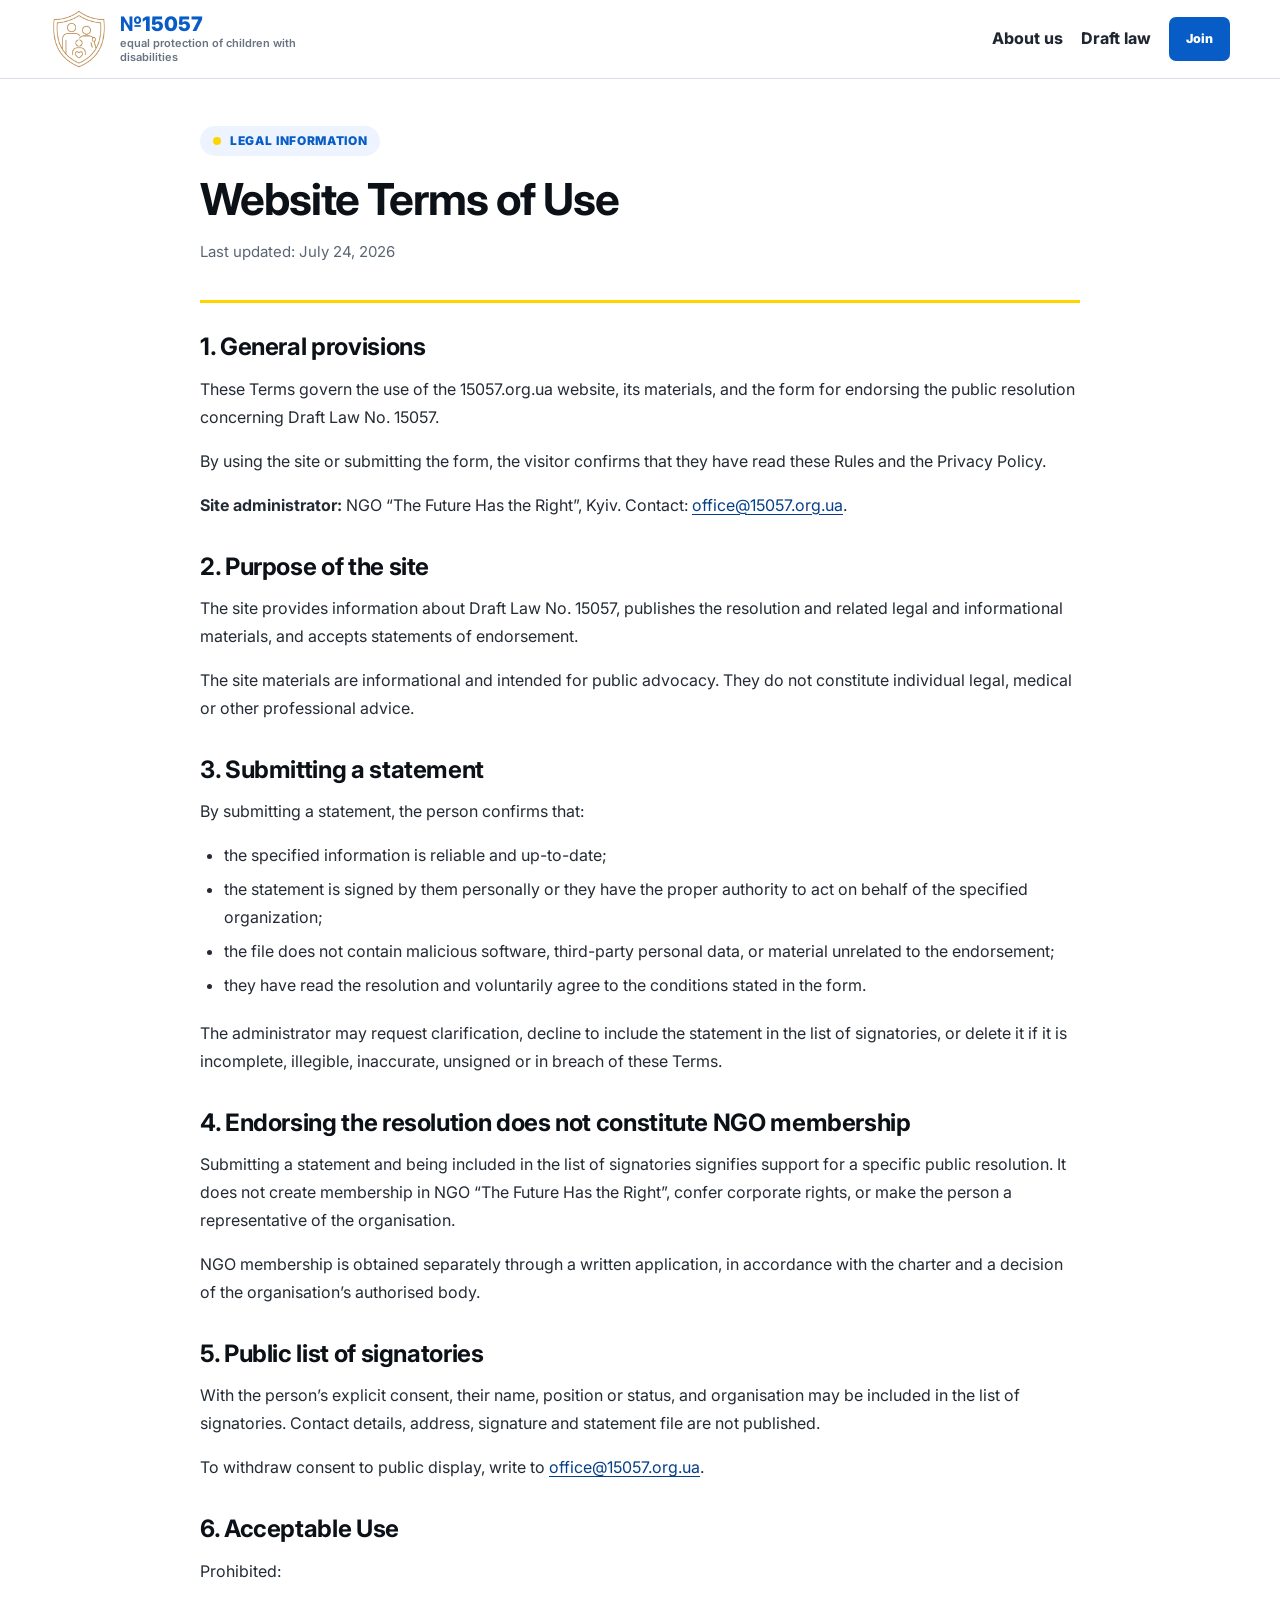
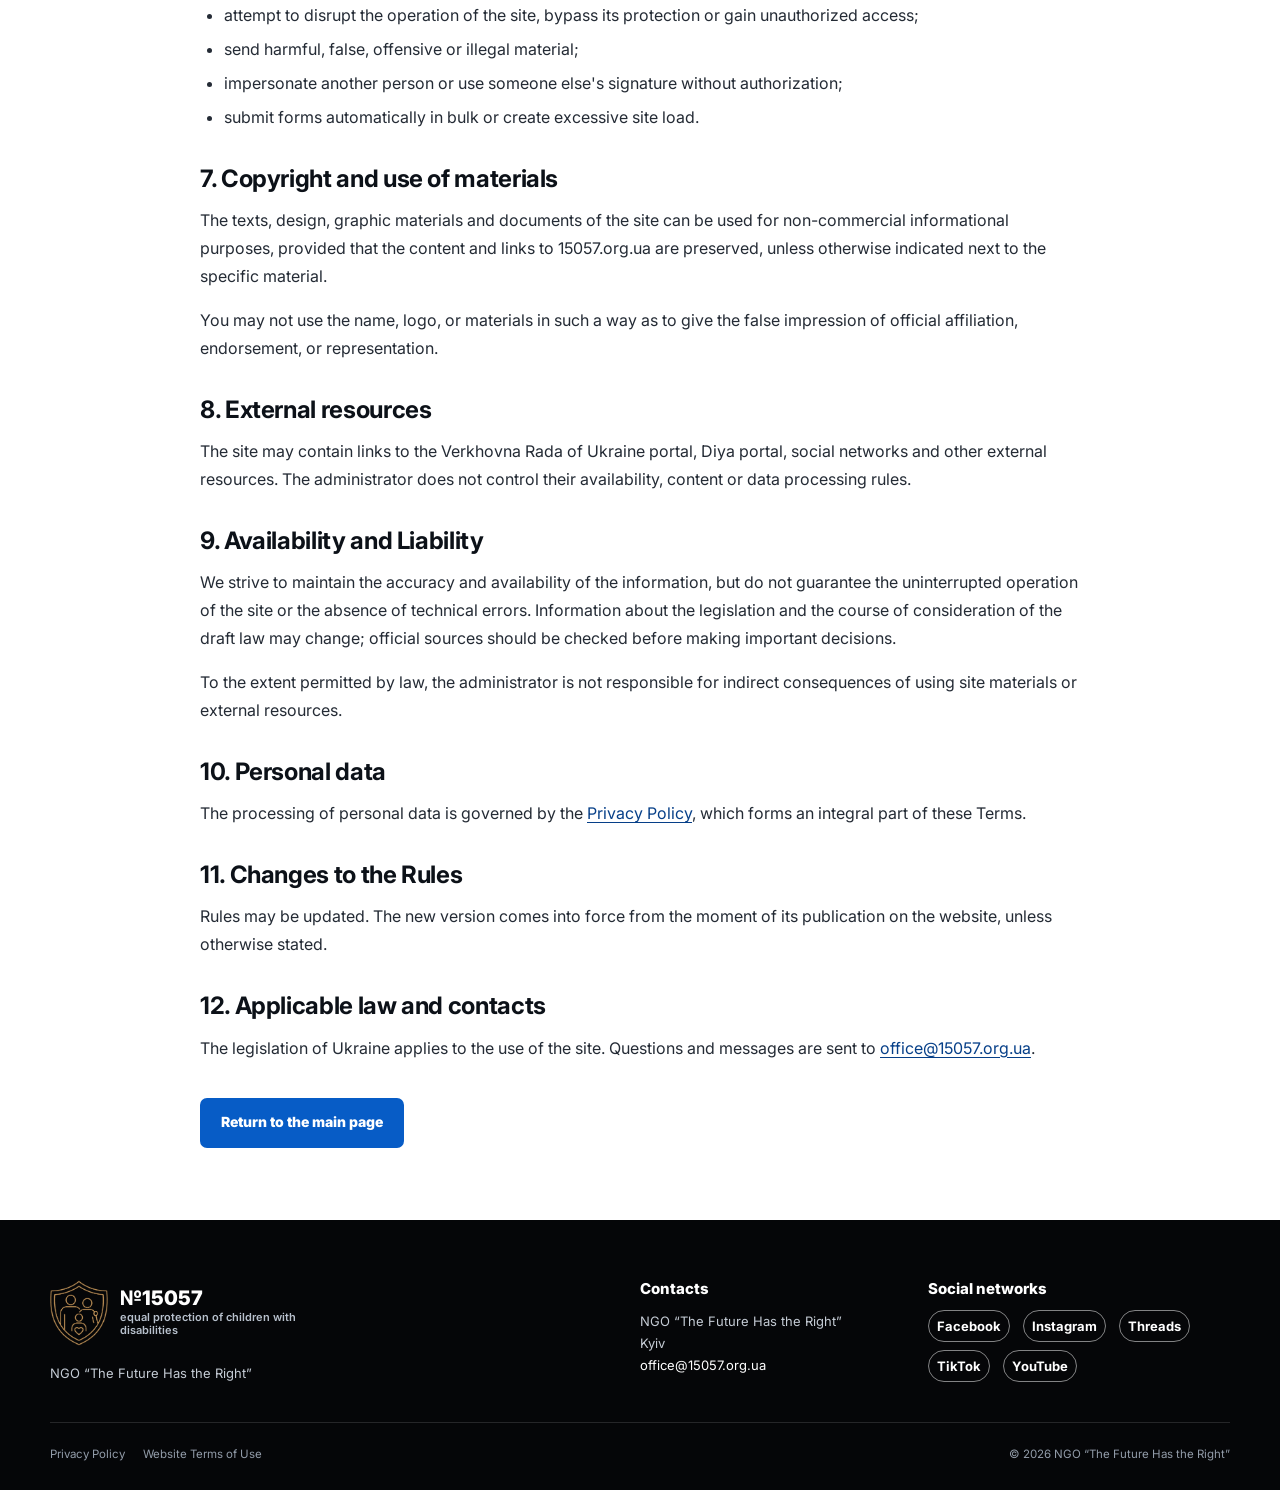
<file: en/terms.html>
<!DOCTYPE html>

<html lang="en">
<head>
<meta name="robots" content="noindex, nofollow">
<script defer src="/preview-mode.js"></script>
<meta charset="utf-8"/>
<meta content="width=device-width, initial-scale=1" name="viewport"/>
<title>Website Terms of Use | NGO “The Future Has the Right”</title>
<meta content="Rules for using the 15057.org.ua website and submitting a statement endorsing the public resolution." name="description"/>

<meta content="#0e2038" name="theme-color"/>
<link href="https://15057.org.ua/en/terms.html" rel="canonical"/>
<link href="styles.css" rel="stylesheet"/>
  <link rel="alternate" hreflang="uk" href="https://15057.org.ua/terms.html">
<link rel="alternate" hreflang="en" href="https://15057.org.ua/en/terms.html">
<link rel="alternate" hreflang="x-default" href="https://15057.org.ua/terms.html">
<link rel="icon" type="image/svg+xml" href="/assets/logo.svg">
<link rel="stylesheet" href="/legal-pages.css">
</head>
<body>
<header class="site-header" id="top">
<div class="container nav-wrap">
<a aria-label="To the main page" class="brand" href="index.html">
<img alt="" src="/assets/logo-gold.png"/>
<span><b>№15057</b><small>equal protection of children with disabilities</small></span>
</a>
<nav aria-label="Navigation" class="site-nav">
<a href="index.html#about">About us</a>
<a href="index.html#bill">Draft law</a>
<a class="nav-cta nav-cta-primary" href="index.html#join">Join</a>
</nav>
</div>
</header>
<main class="legal-main">
<div class="container legal-shell">
<header class="legal-header">
<p class="eyebrow">Legal information</p>
<h1>Website Terms of Use</h1>
<p class="legal-updated">Last updated: July 24, 2026</p>
</header>
<section class="legal-content legal-card">
<h2>1. General provisions</h2>
<p>These Terms govern the use of the 15057.org.ua website, its materials, and the form for endorsing the public resolution concerning Draft Law No. 15057.</p>
<p>By using the site or submitting the form, the visitor confirms that they have read these Rules and the Privacy Policy.</p>
<div class="legal-callout"><p><strong>Site administrator:</strong> NGO “The Future Has the Right”, Kyiv. Contact: <a href="mailto:office@15057.org.ua">office@15057.org.ua</a>.</p></div>
<h2>2. Purpose of the site</h2>
<p>The site provides information about Draft Law No. 15057, publishes the resolution and related legal and informational materials, and accepts statements of endorsement.</p>
<p>The site materials are informational and intended for public advocacy. They do not constitute individual legal, medical or other professional advice.</p>
<h2>3. Submitting a statement</h2>
<p>By submitting a statement, the person confirms that:</p>
<ul>
<li>the specified information is reliable and up-to-date;</li>
<li>the statement is signed by them personally or they have the proper authority to act on behalf of the specified organization;</li>
<li>the file does not contain malicious software, third-party personal data, or material unrelated to the endorsement;</li>
<li>they have read the resolution and voluntarily agree to the conditions stated in the form.</li>
</ul>
<p>The administrator may request clarification, decline to include the statement in the list of signatories, or delete it if it is incomplete, illegible, inaccurate, unsigned or in breach of these Terms.</p>
<h2>4. Endorsing the resolution does not constitute NGO membership</h2>
<p>Submitting a statement and being included in the list of signatories signifies support for a specific public resolution. It does not create membership in NGO “The Future Has the Right”, confer corporate rights, or make the person a representative of the organisation.</p>
<p>NGO membership is obtained separately through a written application, in accordance with the charter and a decision of the organisation’s authorised body.</p>
<h2>5. Public list of signatories</h2>
<p>With the person’s explicit consent, their name, position or status, and organisation may be included in the list of signatories. Contact details, address, signature and statement file are not published.</p>
<p>To withdraw consent to public display, write to <a href="mailto:office@15057.org.ua">office@15057.org.ua</a>.</p>
<h2>6. Acceptable Use</h2>
<p>Prohibited:</p>
<ul>
<li>attempt to disrupt the operation of the site, bypass its protection or gain unauthorized access;</li>
<li>send harmful, false, offensive or illegal material;</li>
<li>impersonate another person or use someone else's signature without authorization;</li>
<li>submit forms automatically in bulk or create excessive site load.</li>
</ul>
<h2>7. Copyright and use of materials</h2>
<p>The texts, design, graphic materials and documents of the site can be used for non-commercial informational purposes, provided that the content and links to 15057.org.ua are preserved, unless otherwise indicated next to the specific material.</p>
<p>You may not use the name, logo, or materials in such a way as to give the false impression of official affiliation, endorsement, or representation.</p>
<h2>8. External resources</h2>
<p>The site may contain links to the Verkhovna Rada of Ukraine portal, Diya portal, social networks and other external resources. The administrator does not control their availability, content or data processing rules.</p>
<h2>9. Availability and Liability</h2>
<p>We strive to maintain the accuracy and availability of the information, but do not guarantee the uninterrupted operation of the site or the absence of technical errors. Information about the legislation and the course of consideration of the draft law may change; official sources should be checked before making important decisions.</p>
<p>To the extent permitted by law, the administrator is not responsible for indirect consequences of using site materials or external resources.</p>
<h2>10. Personal data</h2>
<p>The processing of personal data is governed by the <a href="privacy-policy.html">Privacy Policy</a>, which forms an integral part of these Terms.</p>
<h2>11. Changes to the Rules</h2>
<p>Rules may be updated. The new version comes into force from the moment of its publication on the website, unless otherwise stated.</p>
<h2>12. Applicable law and contacts</h2>
<p>The legislation of Ukraine applies to the use of the site. Questions and messages are sent to <a href="mailto:office@15057.org.ua">office@15057.org.ua</a>.</p>
</section>
<p class="legal-back"><a class="button secondary" href="index.html">Return to the main page</a></p>
</div>
</main>
<footer>
<div class="container footer-grid">
<div>
<a class="brand footer-brand" href="index.html">
<img alt="" src="/assets/logo-gold.png"/>
<span><b>№15057</b><small>equal protection of children with disabilities</small></span>
</a>
<p>NGO “The Future Has the Right”</p>

</div>
<div>
<h3>Contacts</h3>
<p>NGO “The Future Has the Right”<br/>Kyiv<br/><a href="mailto:office@15057.org.ua">office@15057.org.ua</a></p>
</div>
<div>
<h3>Social networks</h3>
<p class="social"><a href="https://www.facebook.com/15057pravo" rel="noopener" target="_blank">Facebook</a><a href="https://www.instagram.com/15057.ua/" rel="noopener" target="_blank">Instagram</a><a href="https://www.threads.com/@15057.ua" rel="noopener" target="_blank">Threads</a><a href="https://www.tiktok.com/@15057.ua" rel="noopener" target="_blank">TikTok</a><a href="https://www.youtube.com/@thefuturehastheright" rel="noopener" target="_blank">YouTube</a></p>
</div>
</div>
<div class="container footer-bottom">
<nav aria-label="Legal information" class="footer-legal">
<a href="privacy-policy.html">Privacy Policy</a>
<a href="terms.html">Website Terms of Use</a>
</nav>
<p>© 2026 NGO “The Future Has the Right”</p>
</div>
</footer>
</body>
</html>
</file>
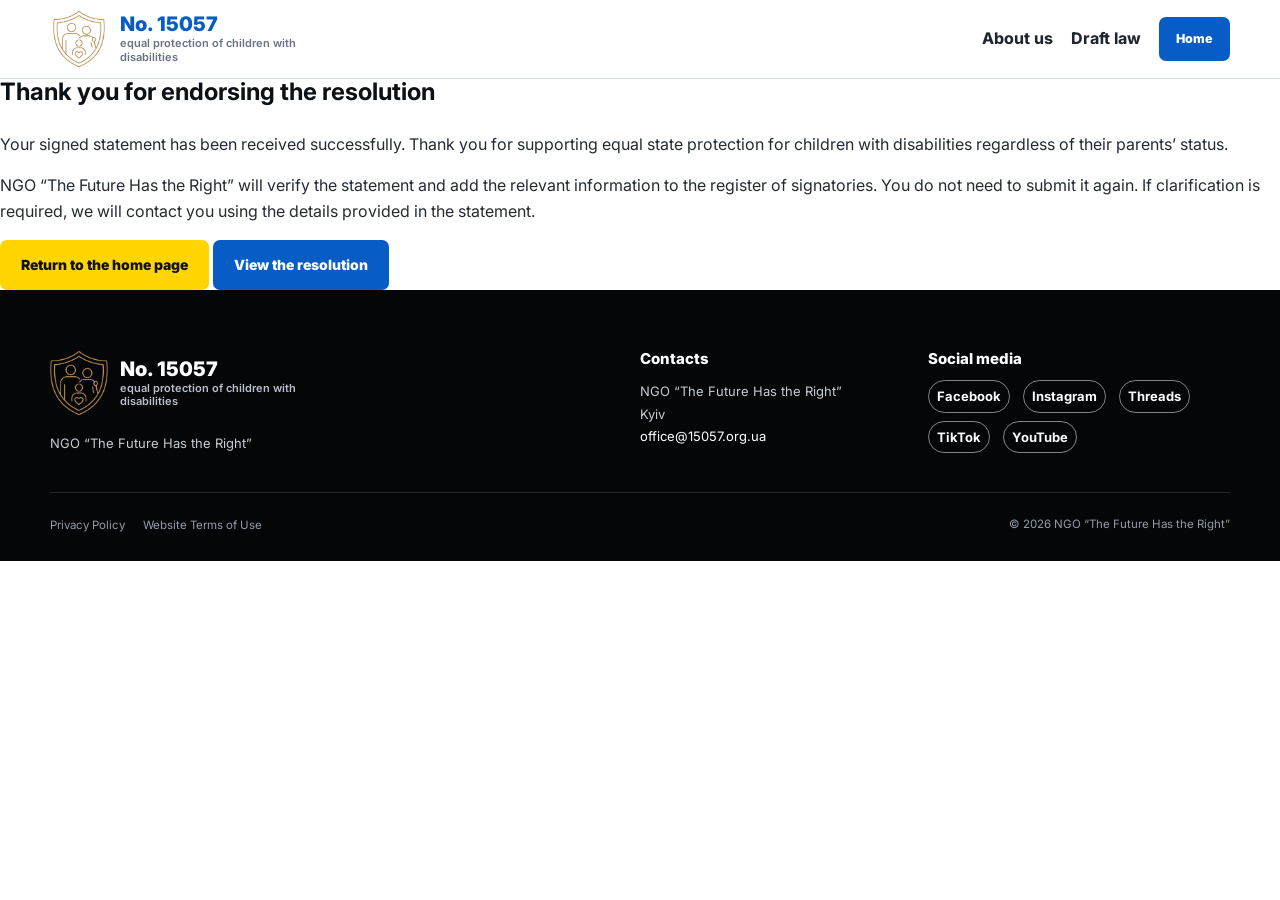
<file: en/thank-you.html>
<!DOCTYPE html>
<html lang="en">
<head>
<meta name="robots" content="noindex, nofollow">
<script defer src="/preview-mode.js"></script>
<meta charset="utf-8"/>
<meta content="width=device-width, initial-scale=1" name="viewport"/>
<title>Thank You for Endorsing the Resolution | No. 15057</title>
<meta content="Thank you for endorsing the public resolution concerning Draft Law No. 15057." name="description"/>

<meta content="#0e2038" name="theme-color"/>
<link href="styles.css" rel="stylesheet"/>
<script defer src="script.js"></script>
<link rel="icon" type="image/svg+xml" href="/assets/logo.svg">
</head>
<body>
<header class="site-header" id="top">
<div class="container nav-wrap">
<a aria-label="Home page" class="brand" href="index.html">
<img alt="" src="/assets/logo-gold.png"/>
<span><b>No. 15057</b><small>equal protection of children with disabilities</small></span>
</a>
<button aria-expanded="false" aria-label="Open menu" class="nav-toggle" type="button">
<span></span><span></span><span></span>
</button>
<nav aria-label="Main navigation" class="site-nav">
<a href="index.html#about">About us</a>
<a href="index.html#bill">Draft law</a>
<a class="nav-cta nav-cta-primary" href="index.html">Home</a>
</nav>
</div>
</header>

<main class="thank-you-main">
<div class="thank-you-shell">
<section class="thank-you-card" aria-labelledby="thank-you-title">
<div class="thank-you-icon" aria-hidden="true">✓</div>
<p class="eyebrow">Statement received</p>
<h1 id="thank-you-title">Thank you for endorsing the resolution</h1>
<p class="thank-you-lead">
Your signed statement has been received successfully. Thank you for supporting equal state protection for children with disabilities regardless of their parents’ status.
</p>
<p class="thank-you-note">
NGO “The Future Has the Right” will verify the statement and add the relevant information to the register of signatories. You do not need to submit it again. If clarification is required, we will contact you using the details provided in the statement.
</p>
<div class="thank-you-actions">
<a class="button primary" href="index.html">Return to the home page</a>
<a class="button secondary" href="/assets/02_Joint-Resolution-15057.pdf" rel="noopener" target="_blank">View the resolution</a>
</div>
</section>
</div>
</main>

<footer>
<div class="container footer-grid">
<div>
<a class="brand footer-brand" href="index.html">
<img alt="" src="/assets/logo-gold.png"/>
<span><b>No. 15057</b><small>equal protection of children with disabilities</small></span>
</a>
<p>NGO “The Future Has the Right”</p>
</div>
<div>
<h3>Contacts</h3>
<p>NGO “The Future Has the Right”<br/>Kyiv<br/><a href="mailto:office@15057.org.ua">office@15057.org.ua</a></p>
</div>
<div>
<h3>Social media</h3>
<p class="social">
<a href="https://www.facebook.com/15057pravo" rel="noopener" target="_blank">Facebook</a>
<a href="https://www.instagram.com/15057.ua/" rel="noopener" target="_blank">Instagram</a>
<a href="https://www.threads.com/@thefuturehastheright" rel="noopener" target="_blank">Threads</a>
<a href="https://www.tiktok.com/@15057.ua" rel="noopener" target="_blank">TikTok</a>
<a href="https://www.youtube.com/@pravo15057" rel="noopener" target="_blank">YouTube</a>
</p>
</div>
</div>
<div class="container footer-bottom">
<nav aria-label="Legal information" class="footer-legal">
<a href="privacy-policy.html">Privacy Policy</a>
<a href="terms.html">Website Terms of Use</a>
</nav>
<p>© 2026 NGO “The Future Has the Right”</p>
</div>
</footer>
</body>
</html>
</file>
<file: styles.css>
@import url('https://fonts.googleapis.com/css2?family=Montserrat:wght@400;500;600;700;800&display=swap');

@import url('https://fonts.googleapis.com/css2?family=Alumni+Sans:wght@500;600;700;800;900&family=Inter:wght@400;500;600;700;800;900&display=swap');

/* =========================================================
   15057.ORG.UA
   Full replacement stylesheet
   Calm blue-yellow identity based on the event page
   ========================================================= */

:root {
  --blue: #075cc6;
  --blue-dark: #063f88;
  --blue-soft: #edf4ff;
  --yellow: #ffd500;
  --yellow-soft: #fff8cf;
  --ink: #0c1118;
  --text: #242b35;
  --muted: #5b6675;
  --line: #d7dee8;
  --soft: #f4f6f9;
  --white: #ffffff;
  --danger: #b42318;
  --max: 1180px;
  --radius: 8px;
  --shadow: 0 16px 42px rgba(14, 28, 48, .09);
  --header-h: 78px;
}

*,
*::before,
*::after {
  box-sizing: border-box;
}

html {
  scroll-behavior: smooth;
  overflow-x: hidden;
  background: #fff;
}

body {
  margin: 0;
  overflow-x: hidden;
  background: #fff;
  color: var(--text);
  font-family: "Inter", Arial, Helvetica, sans-serif;
  font-size: 16px;
  line-height: 1.6;
  -webkit-font-smoothing: antialiased;
  text-rendering: optimizeLegibility;
}

body.page-ready {
  opacity: 1;
}

img {
  display: block;
  max-width: 100%;
}

a {
  color: inherit;
}

button,
input,
select,
textarea {
  font: inherit;
}

button,
summary {
  -webkit-tap-highlight-color: transparent;
}

.hidden {
  position: absolute !important;
  width: 1px !important;
  height: 1px !important;
  padding: 0 !important;
  margin: -1px !important;
  overflow: hidden !important;
  clip: rect(0, 0, 0, 0) !important;
  white-space: nowrap !important;
  border: 0 !important;
}

.container {
  width: min(calc(100% - 40px), var(--max));
  margin: 0 auto;
}

.narrow {
  max-width: 980px;
}

.section {
  position: relative;
  padding: 92px 0;
  scroll-margin-top: calc(var(--header-h) + 18px);
}

.section-soft {
  background: var(--soft);
}

h1,
h2,
h3,
p,
blockquote,
li,
dt,
dd {
  overflow-wrap: break-word;
}

h1,
h2,
h3 {
  margin-top: 0;
  color: var(--ink);
}

h2 {
  margin-bottom: 20px;
  font-size: 54px;
  line-height: .98;
  font-weight: 850;
}

h3 {
  line-height: 1.15;
}

p {
  margin-top: 0;
}

.section-intro {
  max-width: 800px;
  margin: 0 0 40px;
  color: var(--muted);
  font-size: 18px;
  line-height: 1.65;
}

.eyebrow {
  display: inline-flex;
  align-items: center;
  gap: 9px;
  width: fit-content;
  max-width: 100%;
  margin: 0 0 18px;
  padding: 8px 13px;
  border-radius: 999px;
  background: var(--blue-soft);
  color: var(--blue);
  font-size: 12px;
  line-height: 1.15;
  font-weight: 850;
  letter-spacing: .055em;
  text-transform: uppercase;
}

.eyebrow::before {
  content: "";
  width: 8px;
  height: 8px;
  flex: 0 0 8px;
  border-radius: 50%;
  background: var(--yellow);
}
mark {
  background: #ffd500;
}
/* =========================================================
   HEADER
   ========================================================= */

.site-header {
  position: fixed;
  z-index: 1000;
  top: 0;
  left: 0;
  width: 100%;
  background: rgba(255, 255, 255, .98);
  border-bottom: 1px solid var(--line);
  backdrop-filter: blur(12px);
}

.nav-wrap {
  min-height: var(--header-h);
  display: flex;
  align-items: center;
  justify-content: space-between;
  gap: 24px;
}

.brand {
  display: inline-flex;
  align-items: center;
  gap: 12px;
  min-width: 0;
  color: var(--ink);
  text-decoration: none;
}

.brand img {
  width: 58px;
  height: 58px;
  flex: 0 0 58px;
  object-fit: contain;
}

.brand span {
  display: flex;
  min-width: 0;
  flex-direction: column;
  gap: 3px;
}

.brand b {
  color: var(--blue);
  font-size: 20px;
  line-height: 1;
  font-weight: 850;
}

.brand small {
  max-width: 185px;
  color: #687383;
  font-size: 11px;
  line-height: 1.2;
  font-weight: 600;
}

.site-nav {
  display: flex;
  align-items: center;
  justify-content: flex-end;
  gap: 18px;
  min-width: 0;
}

.site-nav > a:not(.nav-cta) {
  position: relative;
  padding: 8px 0;
  color: #202631;
  text-decoration: none;
font-size: 16px;  line-height: 1.2;
  font-weight: 750;
  white-space: nowrap;
  transition: color .16s ease;
}

.site-nav > a:not(.nav-cta)::after {
  content: "";
  position: absolute;
  right: 100%;
  bottom: 2px;
  left: 0;
  height: 2px;
  background: var(--blue);
  transition: right .16s ease;
}

.site-nav > a:not(.nav-cta):hover {
  color: var(--blue);
}

.site-nav > a:not(.nav-cta):hover::after {
  right: 0;
}

.nav-cta {
  display: inline-flex;
  align-items: center;
  justify-content: center;
  min-height: 44px;
  padding: 10px 15px;
  border: 2px solid var(--ink);
  border-radius: 7px;
  background: var(--yellow);
  color: #111 !important;
  text-decoration: none;
  font-size: 12.5px;
  line-height: 1.15;
  font-weight: 850;
  white-space: nowrap;
  cursor: pointer;
  transition: transform .16s ease, background .16s ease, border-color .16s ease;
}

.nav-cta:hover {
  transform: translateY(-1px);
}

.nav-cta-primary {
  border-color: var(--blue);
  background: var(--blue);
  color: #fff !important;
}

.nav-cta-primary:hover {
  background: var(--blue-dark);
  border-color: var(--blue-dark);
}

.nav-toggle {
  display: none;
  width: 44px;
  height: 44px;
  flex: 0 0 44px;
  padding: 10px;
  border: 2px solid var(--ink);
  border-radius: 6px;
  background: #fff;
  cursor: pointer;
}

.nav-toggle span {
  display: block;
  width: 100%;
  height: 2px;
  margin: 4px 0;
  background: var(--ink);
}

/* =========================================================
   BUTTONS
   ========================================================= */

.button {
  display: inline-flex;
  align-items: center;
  justify-content: center;
  gap: 8px;
  min-height: 50px;
  padding: 13px 19px;
  border: 2px solid transparent;
  border-radius: 7px;
  text-decoration: none;
  text-align: center;
  font-size: 14px;
  line-height: 1.2;
  font-weight: 850;
  cursor: pointer;
  transition: transform .16s ease, box-shadow .16s ease, background .16s ease, border-color .16s ease, color .16s ease;
}

.button:hover {
  transform: translateY(-2px);
}

.button.primary {
  border-color: var(--yellow);
  background: var(--yellow);
  color: #111;
}

.button.primary:hover {
  background: #ffe33b;
  border-color: #ffe33b;
}

.button.secondary {
  border-color: var(--blue);
  background: var(--blue);
  color: #fff;
}

.button.secondary:hover {
  border-color: var(--blue-dark);
  background: var(--blue-dark);
}

.button.ghost {
  border-color: #b9c3cf;
  background: #fff;
  color: var(--ink);
}

.button.ghost:hover {
  border-color: var(--blue);
  color: var(--blue);
}

.button.full {
  width: 100%;
}

/* =========================================================
   HERO
   ========================================================= */

.hero.section {
  position: relative;
  height: 100vh;
padding: 160px 7% 80px;  display: flex;
  align-items: center;
  overflow: hidden;
  color: #fff;
  background-image: linear-gradient(72deg, rgb(4, 19, 39) 0%, rgb(19, 40, 67) 38%, rgba(49, 56, 63, 0.64) 44%, rgba(4, 31, 67, 0) 50%, rgba(4, 31, 67, .11) 100% ), linear-gradient( 0deg, rgba(2, 15, 34, .18), rgba(2, 15, 34, .06) ), url("assets/hero-family.webp");
  background-size: contain;
  background-position: 122%;
  background-repeat: no-repeat;
  background-color: rgb(5, 31, 66);
}

.hero-grid {
  width: 100%;
  display: flex;
  justify-content: space-between;
  align-items: end;
  gap: 64px;
}

.hero-copy {
  width: 60%;
}

.hero .eyebrow {
  margin-bottom: 20px;
  background: #075cc6;
  color: #fff;
}

.hero .eyebrow::before {
  background: var(--yellow);
}

.hero-title {
  font-size: 72px;
  line-height: 1;
  font-weight: 850;
}

.hero-visual {
  width: 40%;
}

.hero-title-main {
  display: block;
  color: #fff;
}

.hero-title-accent {
  display: block;
  margin-top: 6px;
   color: #fff;
}

.hero .lead {
  max-width: 690px;
  margin: 0;
  color: rgba(255, 255, 255, .94);
  font-size: 17px;
  line-height: 1.58;
}

.hero-actions {
  display: flex;
  flex-wrap: wrap;
  gap: 11px;
  margin-top: 25px;
}

.hero .button.secondary {
  border-color: rgba(255, 255, 255, .92);
  background: rgba(255, 255, 255, .95);
  color: #111;
}

.hero .button.secondary:hover {
  border-color: #fff;
  background: #fff;
}

.hero-principles {
  display: flex;
  flex-wrap: wrap;
  gap: 8px;
  margin-top: 24px;
}

.hero-principles span {
  display: inline-flex;
  align-items: center;
  gap: 8px;
  padding: 8px 11px;
  border: 1px solid rgba(255, 255, 255, .32);
  border-radius: 5px;
  background: rgba(4, 24, 51, .38);
  color: #fff;
  font-size: 12px;
  line-height: 1.25;
  font-weight: 700;
  backdrop-filter: blur(5px);
}

.hero-principles i {
  color: var(--yellow);
  font-style: normal;
  font-weight: 900;
}

.hero-card {
  padding: 26px;
  border: 1px solid rgba(255, 255, 255, .50);
  border-left: 7px solid var(--yellow);
  border-radius: 7px;
  background: rgba(255, 255, 255, .94);
  color: var(--ink);
  box-shadow: 0 20px 50px rgba(0, 0, 0, .18);
  backdrop-filter: blur(10px);
}

.hero-card-head {
  margin-bottom: 18px;
}

.hero-card-head b {
  display: inline-flex;
  padding: 6px 9px;
  border-radius: 3px;
  background: var(--blue);
  color: #fff;
  font-size: 11px;
  line-height: 1;
  font-weight: 850;
  letter-spacing: .05em;
  text-transform: uppercase;
}

.hero-logo-wrap {
  width: 90px;
  margin: 0 0 18px;
}

.hero-card blockquote {
  margin: 0;
  color: var(--ink);
  font-size: 26px;
  line-height: 1.18;
  letter-spacing: -.03em;
  font-weight: 750;
}

.hero-mobile-photo {
  display: none;
}

/* =========================================================
   EVENT REVIEW BANNER
   ========================================================= */

.event-banner {
  display: block;
  color: var(--ink);
  text-decoration: none;
  background: #fff;
  border-bottom: 1px solid var(--line);
}

.event-banner-inner {
  min-height: 142px;
  display: grid;
  grid-template-columns: 185px minmax(0, 1fr) 160px;
  align-items: stretch;
}

.event-banner-date {
  display: flex;
  flex-direction: column;
  justify-content: center;
  padding: 22px 24px;
  border-right: 6px solid var(--yellow);
  background: var(--blue);
  color: #fff;
}

.event-banner-date strong {
  display: block;
  font-family: "Alumni Sans", Arial, sans-serif;
  font-size: 42px;
  line-height: .9;
  font-weight: 800;
}

.event-banner-date span {
  display: block;
  margin-top: 7px;
  color: #e9f1ff;
  font-size: 11px;
  line-height: 1.25;
  font-weight: 700;
}

.event-banner-text {
  display: flex;
  flex-direction: column;
  justify-content: center;
  min-width: 0;
  padding: 22px 30px;
}

.event-banner-text > span {
  margin-bottom: 5px;
  color: var(--blue);
  font-size: 11px;
  line-height: 1.2;
  font-weight: 850;
  letter-spacing: .055em;
  text-transform: uppercase;
}

.event-banner-text strong {
  color: var(--ink);
  font-size: 27px;
  line-height: 1.08;
  font-weight: 800;
  letter-spacing: -.03em;
}

.event-banner-text small {
  margin-top: 7px;
  color: var(--muted);
  font-size: 12.5px;
  line-height: 1.35;
  font-weight: 600;
}

.event-banner-link {
  display: flex;
  align-items: center;
  justify-content: center;
  gap: 9px;
  border-left: 1px solid var(--line);
  color: var(--blue);
  font-size: 13px;
  line-height: 1.2;
  font-weight: 850;
  white-space: nowrap;
}

.event-banner-link span {
  color: var(--yellow);
  font-size: 24px;
  transition: transform .16s ease;
}

.event-banner:hover .event-banner-link span {
  transform: translateX(4px);
}

/* =========================================================
   JOIN SECTION
   ========================================================= */

.join-section {
  background: #fff;
}

.form-only-layout {
  display: grid;
  grid-template-columns: minmax(280px, .72fr) minmax(0, 1.28fr);
  gap: 54px;
  align-items: start;
}

.form-section-intro {
  position: sticky;
  top: 112px;
}

.form-section-intro h2 {
  max-width: 460px;
  margin: 0 0 20px;
  font-size: 54px;
  line-height: 1;
}

.form-section-intro > p:last-child {
  max-width: 430px;
  color: var(--muted);
  font-size: 16px;
  line-height: 1.6;
}

.red-text {
  color: var(--blue) !important;
}

.form-panel {
  min-width: 0;
  padding: 30px;
  border: 1px solid var(--line);
  border-top: 7px solid var(--blue);
  border-radius: var(--radius);
  background: #fff;
  box-shadow: var(--shadow);
}

.form-panel form {
  display: grid;
  gap: 20px;
}

.field-full {
  grid-column: 1 / -1;
}

.form-panel label {
  display: block;
  color: var(--ink);
  font-size: 14px;
  line-height: 1.45;
  font-weight: 700;
}

.form-panel input[type="text"],
.form-panel input[type="email"],
.form-panel input[type="tel"],
.form-panel input[type="file"],
.form-panel select,
.form-panel textarea {
  width: 100%;
  margin-top: 8px;
  padding: 13px 14px;
  border: 1px solid #b9c4d1;
  border-radius: 6px;
  outline: 0;
  background: #fff;
  color: var(--ink);
  font-family: "Inter", Arial, sans-serif;
  font-size: 14px;
  line-height: 1.4;
  transition: border-color .16s ease, box-shadow .16s ease;
}

.form-panel input[type="file"] {
  padding: 10px;
  background: var(--soft);
}

.form-panel input:focus,
.form-panel select:focus,
.form-panel textarea:focus {
  border-color: var(--blue);
  box-shadow: 0 0 0 4px rgba(7, 92, 198, .12);
}

.field-help {
  display: block;
  margin-top: 7px;
  color: var(--muted);
  font-size: 11.5px;
  line-height: 1.45;
  font-weight: 500;
}

.statement-preparation {
  padding: 22px;
  border: 1px solid var(--line);
  border-radius: 7px;
  background: var(--soft);
}

.statement-preparation > h3 {
  margin: 0 0 7px;
  color: var(--ink);
  font-size: 20px;
  line-height: 1.2;
  font-weight: 800;
}

.template-choice-intro {
  margin: 0 0 14px;
  color: var(--muted);
  font-size: 13px;
  line-height: 1.45;
}

.template-choice,
.signing-guide {
  margin: 12px 0 0;
  overflow: hidden;
  border: 1px solid #cfd7e2;
  border-radius: 6px;
  background: #fff;
}

.template-choice summary,
.signing-guide summary {
  display: flex;
  align-items: center;
  justify-content: space-between;
  gap: 16px;
  padding: 15px 16px;
  list-style: none;
  color: var(--ink);
  cursor: pointer;
  font-size: 13px;
  line-height: 1.35;
  font-weight: 750;
}

.template-choice summary::-webkit-details-marker,
.signing-guide summary::-webkit-details-marker {
  display: none;
}

.template-choice summary::after,
.signing-guide summary::after {
  content: "+";
  flex: 0 0 auto;
  color: var(--blue);
  font-size: 22px;
  line-height: 1;
  font-weight: 700;
}

.template-choice[open] summary::after,
.signing-guide[open] summary::after {
  content: "−";
}

.template-choice[open] > summary {
  background: var(--blue-soft);
  color: var(--blue-dark);
}

.signing-guide[open] > summary {
  background: #f1f3f6;
}

.template-choice-title,
.signing-guide-summary-title {
  min-width: 0;
}

.template-choice-hint,
.signing-guide-summary-hint {
  display: none;
}

.template-format-options,
.signing-guide-content {
  padding: 16px;
  border-top: 1px solid var(--line);
}

.template-format-options {
  display: grid;
  gap: 10px;
}

.template-format-link {
  justify-content: flex-start;
  align-items: flex-start;
  min-height: 0;
  padding: 12px 14px;
  text-align: left;
}

.template-format-link span,
.template-format-link small {
  display: block;
}

.template-format-link small {
  margin-top: 3px;
  color: inherit;
  opacity: .72;
  font-size: 10.5px;
  font-weight: 500;
}

.signing-guide-content ol {
  margin: 0;
  padding-left: 20px;
}

.signing-guide-content li {
  margin: 0 0 10px;
  color: #3d4652;
  font-size: 13px;
  line-height: 1.5;
}

.signing-guide-content a,
.checkbox a {
  color: var(--blue);
  text-underline-offset: 2px;
}

.signing-note {
  display: flex;
  align-items: flex-start;
  gap: 11px;
  margin: 14px 0 0;
  padding: 13px 14px;
  border-left: 5px solid var(--yellow);
  background: #f7f7f7;
  color: #303741;
  font-size: 12px;
  line-height: 1.5;
}

.signing-note-private {
  border-left-color: var(--blue);
  background: var(--blue-soft);
}

.notice-icon {
  display: inline-flex;
  align-items: center;
  justify-content: center;
  flex: 0 0 25px;
  width: 25px;
  height: 25px;
  border-radius: 50%;
  background: var(--yellow);
  color: #111;
  font-size: 12px;
  font-weight: 900;
}

.signing-note-private .notice-icon {
  background: var(--blue);
  color: #fff;
}

.checkbox {
  display: grid !important;
  grid-template-columns: 20px minmax(0, 1fr);
  align-items: start;
  gap: 10px;
  font-weight: 500 !important;
}

.checkbox input {
  width: 19px;
  height: 19px;
  margin: 1px 0 0;
  accent-color: var(--blue);
}

.form-status {
  min-height: 1px;
  color: var(--muted);
  font-size: 13px;
  line-height: 1.4;
}

#submit-button {
  min-height: 54px;
  border-color: var(--blue);
  background: var(--blue);
  color: #fff;
}

#submit-button:hover {
  border-color: var(--blue-dark);
  background: var(--blue-dark);
}

/* =========================================================
   ABOUT
   ========================================================= */

#about {
  background: var(--soft);
}

#about .narrow {
  max-width: var(--max);
}

#about .narrow > p:not(.eyebrow) {
  max-width: 850px;
  color: #46515f;
  font-size: 17px;
  line-height: 1.68;
}

.values {
  display: grid;
  grid-template-columns: repeat(3, minmax(0, 1fr));
  gap: 18px;
  margin-top: 42px;
}

.values article {
  min-width: 0;
  padding: 25px;
  border: 1px solid var(--line);
  border-top: 5px solid var(--blue);
  border-radius: 7px;
  background: #fff;
}

.values article:nth-child(2) {
  border-top-color: var(--yellow);
}

.values article:nth-child(3) {
  border-top-color: var(--ink);
}

.value-number {
  display: block;
  margin-bottom: 20px;
  color: var(--blue);
  font-family: "Alumni Sans", Arial, sans-serif;
  font-size: 52px;
  line-height: .8;
  font-weight: 800;
}

.values article:nth-child(2) .value-number {
  color: #ffd500;
}

.values article:nth-child(3) .value-number {
  color: var(--ink);
}

.values article b {
  display: block;
  margin-bottom: 5px;
  color: var(--muted);
  font-size: 10.5px;
  line-height: 1.2;
  font-weight: 850;
  letter-spacing: .07em;
  text-transform: uppercase;
}

.values article strong {
  display: block;
  margin-bottom: 8px;
  color: var(--ink);
  font-size: 19px;
  line-height: 1.2;
}

.values article p {
  margin: 0;
  color: var(--muted);
  font-size: 14px;
  line-height: 1.5;
}

/* =========================================================
   MEDIA
   ========================================================= */

#media,
.media-section {
  background: #fff;
}

.media-grid {
  display: grid;
  grid-template-columns: repeat(2, minmax(0, 1fr));
  gap: 18px;
}

.media-card {
  min-width: 0;
  padding: 25px;
  border: 1px solid var(--line);
  border-radius: 7px;
  background: #fff;
  box-shadow: 0 8px 24px rgba(15, 30, 50, .055);
  transition: transform .16s ease, border-color .16s ease, box-shadow .16s ease;
}

.media-card:hover {
  transform: translateY(-2px);
  border-color: #b7c2cf;
  box-shadow: 0 12px 30px rgba(15, 30, 50, .08);
}

.media-card-wide {
  grid-column: 1 / -1;
}

.media-card-top {
  display: flex;
  align-items: center;
  justify-content: space-between;
  gap: 10px;
  margin-bottom: 20px;
}

.media-outlet, .media-kind {
  display: inline-flex;
  width: fit-content;
  padding: 6px 9px;
  border-radius: 3px;
  font-size: 14px;
  line-height: 1;
  font-weight: 750;
  letter-spacing: .03em;
}

.media-outlet {
  background: var(--blue);
  color: #fff;
}

.media-kind {
  background: var(--yellow-soft);
  color: #5f5100;
}

.media-card h3 {
  margin: 0 0 11px;
  color: var(--ink);
  font-size: 22px;
  line-height: 1.22;
  letter-spacing: -.025em;
  font-weight: 800;
}

.media-card > p {
  margin: 0;
  color: var(--muted);
  font-size: 14px;
  line-height: 1.55;
}

.media-links {
  display: flex;
  flex-wrap: wrap;
  gap: 8px 16px;
  margin-top: 19px;
}

.media-links a {
  display: inline-flex;
  align-items: center;
  gap: 6px;
  color: var(--blue);
  text-decoration-thickness: 1px;
  text-underline-offset: 3px;
  font-size: 13px;
  line-height: 1.35;
  font-weight: 800;
}

.media-links a:hover {
  color: var(--blue-dark);
}

/* =========================================================
   BILL
   ========================================================= */

#bill {
  background: var(--soft);
}

.two-col {
  display: grid;
  grid-template-columns: minmax(0, 1.12fr) minmax(320px, .88fr);
  gap: 50px;
}

.align-start {
  align-items: start;
}

#bill p,
#bill li {
  color: #414b58;
  font-size: 16px;
  line-height: 1.62;
}

#bill ul {
  margin: 22px 0 0;
  padding-left: 21px;
}

#bill li {
  margin-bottom: 8px;
}

#bill li::marker {
  color: var(--blue);
}

#bill .doc-card {
  padding: 27px;
  border: 1px solid var(--line);
  border-left: 6px solid var(--yellow);
  border-radius: 7px;
  background: #fff;
  box-shadow: var(--shadow);
}

#bill .doc-card > span {
  display: inline-flex;
  margin-bottom: 15px;
  color: var(--blue);
  font-size: 10.5px;
  line-height: 1;
  font-weight: 850;
  letter-spacing: .06em;
  text-transform: uppercase;
}

#bill .doc-card h3 {
  margin: 0 0 10px;
  color: var(--ink);
  font-size: 24px;
  line-height: 1.18;
  font-weight: 800;
}

#bill .doc-card p {
  margin-bottom: 18px;
  color: var(--muted);
  font-size: 14px;
}

#bill .doc-card .button {
  margin-top: 8px;
}

/* =========================================================
   STORIES
   ========================================================= */

#stories {
  background: #fff;
}

.stories-questionnaires {
  display: grid;
  grid-template-columns: repeat(2, minmax(0, 1fr));
  gap: 20px;
}

.story-questionnaire {
  min-width: 0;
  padding: 25px;
  border: 1px solid var(--line);
  border-top: 5px solid var(--blue);
  border-radius: 7px;
  background: #fff;
  box-shadow: 0 8px 24px rgba(15, 30, 50, .05);
}

.story-questionnaire:nth-child(even) {
  border-top-color: var(--yellow);
}

.story-questionnaire h3 {
  margin: 0 0 18px;
  padding-bottom: 13px;
  border-bottom: 1px solid var(--line);
  color: var(--ink);
  font-size: 24px;
  line-height: 1.12;
  letter-spacing: -.025em;
  font-weight: 800;
}

.story-questionnaire dl {
  margin: 0;
}

.story-questionnaire dl > div {
  display: grid;
  grid-template-columns: minmax(130px, .42fr) minmax(0, .58fr);
  gap: 15px;
  padding: 11px 0;
  border-bottom: 1px solid #e4e8ed;
}

.story-questionnaire dl > div:last-child {
  border-bottom: 0;
}

.story-questionnaire dt {
  margin: 0;
  color: #727c88;
  font-size: 10.5px;
  line-height: 1.35;
  font-weight: 850;
  letter-spacing: .025em;
  text-transform: uppercase;
}

.story-questionnaire dd {
  margin: 0;
  color: #2e3641;
  font-size: 13px;
  line-height: 1.48;
}

/* =========================================================
   FINAL CTA
   ========================================================= */

.final-cta {
  padding: 92px 0;
  background: linear-gradient(45deg, rgb(4, 29, 63) 10%, rgb(5, 31, 66) 33%, #075cc6 100%);
  color: #fff;
}

.final-cta .eyebrow {
  background: var(--yellow);
  color: #111;
}

.final-cta h2 {
  max-width: 980px;
  margin-bottom: 30px;
  color: #fff;
  font-size: 54px;
  line-height: 1;
}
/* =========================================================
   PDF MODALS
   ========================================================= */

.pdf-modal[hidden] {
  display: none !important;
}

.pdf-modal {
  position: fixed;
  z-index: 3000;
  inset: 0;
  padding: 22px;
  display: grid;
  place-items: center;
}

.pdf-modal-backdrop {
  position: absolute;
  inset: 0;
  width: 100%;
  height: 100%;
  border: 0;
  background: rgba(4, 10, 20, .72);
  cursor: pointer;
}

.pdf-modal-dialog {
  position: relative;
  z-index: 1;
  width: min(1100px, 100%);
  max-height: calc(100svh - 44px);
  overflow: hidden;
  display: flex;
  flex-direction: column;
  border: 1px solid #cfd7e2;
  border-radius: 8px;
  background: #fff;
  box-shadow: 0 28px 90px rgba(0, 0, 0, .30);
}

.pdf-modal-header {
  display: flex;
  align-items: center;
  justify-content: space-between;
  gap: 20px;
  padding: 18px 20px;
  border-bottom: 1px solid var(--line);
  background: #fff;
}

.pdf-modal-header > div:first-child {
  min-width: 0;
}

.pdf-modal-label {
  margin: 0 0 3px;
  color: var(--blue);
  font-size: 10px;
  line-height: 1;
  font-weight: 850;
  letter-spacing: .06em;
  text-transform: uppercase;
}

.pdf-modal-header h2 {
  margin: 0;
  font-size: 19px;
  line-height: 1.2;
  letter-spacing: -.02em;
}

.pdf-modal-actions {
  display: flex;
  align-items: center;
  gap: 8px;
  flex: 0 0 auto;
}

.pdf-modal-link,
.pdf-modal-close {
  display: inline-flex;
  align-items: center;
  justify-content: center;
  min-height: 39px;
  padding: 9px 12px;
  border: 1px solid var(--line);
  border-radius: 5px;
  background: #fff;
  color: var(--ink);
  text-decoration: none;
  font-size: 11px;
  line-height: 1;
  font-weight: 800;
  cursor: pointer;
}

.pdf-open-link {
  border-color: var(--blue);
  background: var(--blue);
  color: #fff;
}

.pdf-download-link {
  border-color: #d6bd00;
  background: var(--yellow);
}

.pdf-modal-close {
  width: 39px;
  padding: 0;
  font-size: 24px;
}

.pdf-modal-body {
  min-height: 0;
  flex: 1;
  overflow: auto;
  background: #eef1f5;
}

.pdf-frame-wrap {
  width: 100%;
  height: min(76svh, 820px);
}

.pdf-frame {
  width: 100%;
  height: 100%;
  border: 0;
  background: #fff;
}

.pdf-mobile-note {
  display: none;
  margin: 0;
  padding: 12px 16px;
  color: var(--muted);
  font-size: 12px;
  line-height: 1.45;
}

/* =========================================================
   FOOTER
   ========================================================= */

footer {
  padding: 60px 0 26px;
  background: #050608;
  color: #fff;
}

.footer-grid {
  display: grid;
  grid-template-columns: minmax(0, 1.35fr) minmax(180px, .6fr) minmax(240px, .75fr);
  gap: 46px;
  align-items: start;
  padding-bottom: 38px;
}

.footer-brand {
  margin-bottom: 16px;
}

.footer-brand img {
  width: 58px;
  height: auto;
}

.footer-brand b {
  color: #fff;
}

.footer-brand small {
  color: #b7c0cc;
}

footer h3 {
  margin: 0 0 12px;
color: #fff;  font-size: 15px;
  line-height: 1.2;
  font-weight: 800;
}

footer p {
  margin: 0;
  color: #c5ccd5;
  font-size: 13px;
  line-height: 1.7;
}

footer a {
  color: #fff;
  text-decoration: none;
}

footer a:hover {
  color: var(--yellow);
}

.social {
  display: flex;
  flex-wrap: wrap;
  gap: 8px 13px;
}

.social a {
  font-size: 13px;
  font-weight: 700;
  border: 1px solid #ffffff80;
  padding: 4px 8px;
  border-radius: 20px;
}

.footer-bottom {
  display: flex;
  align-items: center;
  justify-content: space-between;
  gap: 22px;
  padding-top: 22px;
  border-top: 1px solid rgba(255, 255, 255, .13);
}

.footer-legal {
  display: flex;
  flex-wrap: wrap;
  gap: 18px;
}

.footer-legal a,
.footer-bottom p {
  color: #929ca9;
  font-size: 11.5px;
}

/* =========================================================
   TABLET
   ========================================================= */

@media (max-width: 1100px) {
  :root {
    --header-h: 72px;
  }
  .site-nav {
    gap: 12px;
  }

  .site-nav > a:not(.nav-cta) {
    font-size: 12px;
  }

  .nav-cta {
    padding-inline: 12px;
    font-size: 11.5px;
  }

  .hero.section {
    min-height: 720px;
    height: auto;
  }

  .hero-grid {
    grid-template-columns: minmax(0, 1fr) 320px;
    gap: 38px;
  }

  .form-only-layout,
  .two-col {
    grid-template-columns: 1fr;
  }

  .form-section-intro {
    position: static;
  }

  .form-section-intro h2,
  .form-section-intro > p:last-child {
    max-width: 760px;
  }

  .values {
    grid-template-columns: 1fr;
  }

  .footer-grid {
    grid-template-columns: 1fr 1fr;
  }
}

/* =========================================================
   MOBILE
   ========================================================= */

@media (max-width: 760px) {
  :root {
    --header-h: 68px;
  }

  .container {
    width: calc(100% - 28px);
  }

  .section {
    padding: 66px 0;
  }

  h2 {
    font-size: clamp(38px, 11vw, 48px);
    line-height: 1;
  }

  .section-intro {
    font-size: 16px;
  }

  .eyebrow {
    letter-spacing: .02em;
  }

  /* header */

  .nav-wrap {
    min-height: var(--header-h);
    gap: 10px;
  }

  .brand img {
    width: 52px;
    height: 52px;
    flex-basis: 52px;
  }

   .nav-toggle {
    display: block;
    margin-left: auto;
  }

  .site-nav {
    position: absolute;
    top: calc(100% + 1px);
    right: 0;
    left: 0;
    display: none;
    padding: 14px;
    flex-direction: column;
    align-items: stretch;
    gap: 4px;
    border-bottom: 1px solid var(--line);
    background: #fff;
    box-shadow: 0 14px 28px rgba(15, 30, 50, .10);
  }

  .site-nav.open,
  .site-nav.active,
  .site-nav.is-open,
  .nav-toggle[aria-expanded="true"] + .site-nav,
  body.menu-open .site-nav {
    display: flex;
  }

  .site-nav > a:not(.nav-cta) {
    padding: 11px 8px;
    font-size: 14px;
    white-space: normal;
  }

  .site-nav > a:not(.nav-cta)::after {
    display: none;
  }

  .nav-cta {
    width: 100%;
    margin-top: 5px;
  }

  /* hero */

   .hero.section {
    height: auto;
    margin-top: var(--header-h);
    padding: 48px 0 56px;
    display: block;
background: linear-gradient(180deg, rgba(0, 81, 190, 0.1) 10%, rgba(5, 31, 66, 0.06) 33%, #075cc661 100%);    color: var(--ink);
  }
.hero-copy {
  width: 100%;
}
  .hero-grid {
    display: block;
  }

  .hero .eyebrow {
    margin-bottom: 18px;
  }

  .hero-title {
    max-width: 100%;
    margin-bottom: 20px;
    font-size: 44px;
    line-height: .95;
  }

  .hero-title-main {
    color: var(--blue);
  }

  .hero-title-accent {
    margin-top: 5px;
    color: var(--ink);
  }

   .hero-mobile-photo {
    display: block;
    width: 100%;
    max-width: none;
    margin: 0 0 20px;
    height: 480px;
  }
.hero-mobile-photo img {
  display: flex;
  width: 100%;
  height: 100%;
  object-fit: cover;
}
  .hero .lead {
    color: #303844;
    font-size: 15.5px;
    line-height: 1.55;
  }

  .hero-actions {
    flex-direction: column;
    margin-top: 23px;
  }

  .hero-actions .button {
    width: 100%;
  }

  .hero .button.secondary {
    border-color: var(--blue);
    background: #fff;
    color: var(--blue);
  }

  .hero-principles {
    display: grid;
    grid-template-columns: 1fr;
    gap: 7px;
    margin-top: 22px;
  }

  .hero-principles span {
    border-color: var(--line);
    background: #fff;
    color: var(--ink);
    backdrop-filter: none;
  }

  .hero-principles i {
    color: var(--blue);
  }

  .hero-visual {
    display: none;
  }

  /* event */

  .event-banner-inner {
    width: 100%;
    min-height: 0;
    grid-template-columns: 1fr;
  }

  .event-banner-date {
    padding: 17px 14px;
    border-right: 0;
    border-bottom: 5px solid var(--yellow);
  }

  .event-banner-date strong {
    font-size: 34px;
  }

  .event-banner-text {
    padding: 20px 14px;
  }

  .event-banner-text strong {
    font-size: 23px;
  }

  .event-banner-link {
    justify-content: space-between;
    padding: 13px 14px;
    border-top: 1px solid var(--line);
    border-left: 0;
  }

  /* form */

  .form-only-layout {
    display: block;
  }

  .form-section-intro {
    margin-bottom: 30px;
  }

  .form-section-intro h2 {
    font-size: clamp(42px, 12vw, 54px);
  }

  .form-panel {
    padding: 19px;
    border-top-width: 6px;
    box-shadow: 0 12px 32px rgba(14, 28, 48, .08);
  }

  .statement-preparation {
    padding: 16px;
  }

  .template-choice summary,
  .signing-guide summary {
    align-items: flex-start;
  }

  .template-format-options,
  .signing-guide-content {
    padding: 13px;
  }

  /* about / media / stories */

  .media-grid,
  .stories-questionnaires {
    grid-template-columns: 1fr;
  }

  .media-card-wide {
    grid-column: auto;
  }

  .media-card,
  .story-questionnaire {
    padding: 20px;
  }

  .media-card-top {
    align-items: flex-start;
    flex-wrap: wrap;
  }

  .story-questionnaire dl > div {
    display: block;
  }

  .story-questionnaire dt {
    margin-bottom: 4px;
  }

  /* bill */

  .two-col {
    display: block;
  }

  #bill .doc-card {
    margin-top: 30px;
    padding: 21px;
  }

  /* final CTA */

  .final-cta {
    padding: 72px 0;
  }

  .final-cta h2 {
    font-size: clamp(39px, 11vw, 50px);
  }

  /* modal */

  .pdf-modal {
    padding: 8px;
  }

  .pdf-modal-dialog {
    max-height: calc(100svh - 16px);
  }

  .pdf-modal-header {
    align-items: flex-start;
    flex-direction: column;
    gap: 12px;
    padding: 14px;
  }

  .pdf-modal-actions {
    width: 100%;
    flex-wrap: wrap;
  }

  .pdf-modal-link {
    flex: 1 1 auto;
  }

  .pdf-frame-wrap {
    height: 70svh;
  }

  .pdf-mobile-note {
    display: block;
  }

  /* footer */

  .footer-grid {
    grid-template-columns: 1fr;
    gap: 28px;
  }

  .footer-bottom {
    align-items: flex-start;
    flex-direction: column;
  }

  /* width safety */

  .hero-grid,
  .hero-copy,
  .hero-visual,
  .form-only-layout,
  .form-panel,
  .statement-preparation,
  .media-grid,
  .media-card,
  .two-col,
  .doc-card,
  .stories-questionnaires,
  .story-questionnaire,
  .footer-grid {
    min-width: 0;
    max-width: 100%;
  }
}

@media (max-width: 430px) {
  .container {
    width: calc(100% - 24px);
  }

  .hero-mobile-photo {
    width: calc(100% + 24px);
    margin-left: -12px;
    margin-right: -12px;
  }

  .hero-title {
    font-size: 44px;
  }

  .event-banner-text strong {
    font-size: 21px;
  }

  .form-panel {
    padding: 16px;
  }

  .checkbox {
    grid-template-columns: 18px minmax(0, 1fr);
  }

  .checkbox input {
    width: 18px;
    height: 18px;
  }

  .final-cta h2 {
    font-size: 40px;
  }
}













/* richer section labels */
#join .eyebrow{background:var(--blue);color:#fff}
#join .eyebrow::before{background:var(--yellow)}
#about .eyebrow{background:var(--yellow);color:#111}
#about .eyebrow::before{background:var(--blue)}
#media .eyebrow{background:var(--ink);color:#fff}
#media .eyebrow::before{background:var(--yellow)}
#bill .eyebrow{background:var(--blue);color:#fff}
#bill .eyebrow::before{background:var(--yellow)}
#stories .eyebrow{background:var(--yellow);color:#111}
#stories .eyebrow::before{background:var(--blue)}

/* subtle oversized decorations */
#join,#about,#media,#bill,#stories{overflow:hidden}
#join>.container,#about>.container,#media>.container,#bill>.container,#stories>.container{position:relative;z-index:1}
#about::after{content:"01  02  03";position:absolute;right:-25px;top:42px;z-index:0;color:rgba(7,92,198,.045);font-family:"Alumni Sans",Arial,sans-serif;font-size:150px;line-height:.8;font-weight:900;letter-spacing:-.05em;pointer-events:none}
#media::after{content:"МЕДІА";position:absolute;right:-18px;top:36px;z-index:0;color:rgba(7,92,198,.038);font-family:"Alumni Sans",Arial,sans-serif;font-size:185px;line-height:.8;font-weight:900;letter-spacing:-.06em;pointer-events:none}
#bill::after{content:"15057";position:absolute;right:-22px;bottom:-35px;z-index:0;color:rgba(7,92,198,.055);font-family:"Alumni Sans",Arial,sans-serif;font-size:230px;line-height:.75;font-weight:900;letter-spacing:-.065em;pointer-events:none}
#stories::after{content:"РОДИНИ";position:absolute;right:-18px;top:38px;z-index:0;color:rgba(255,213,0,.11);font-family:"Alumni Sans",Arial,sans-serif;font-size:175px;line-height:.8;font-weight:900;letter-spacing:-.055em;pointer-events:none}

/* JOIN */
.form-panel{border-top-color:var(--blue);box-shadow:9px 9px 0 var(--yellow),0 18px 44px rgba(14,28,48,.09)}
.statement-preparation{border:2px solid var(--ink);background:#fff}
.statement-preparation>h3{color:var(--blue-dark)}
.template-choice,.signing-guide{border:2px solid var(--ink)}
.template-choice:first-of-type>summary{background:var(--blue);color:#fff}
.template-choice:first-of-type>summary::after{color:var(--yellow)}
.template-choice:nth-of-type(2)>summary{background:var(--yellow);color:#111}
.template-choice:nth-of-type(2)>summary::after{color:var(--blue)}
.signing-guide>summary{background:var(--ink);color:#fff}
.signing-guide>summary::after{color:var(--yellow)}
.template-choice[open]:first-of-type>summary{background:var(--blue-dark);color:#fff}
.template-choice[open]:nth-of-type(2)>summary{background:var(--yellow);color:#111}
.signing-guide[open]>summary{background:var(--ink);color:#fff}
.notice-icon{border-radius:2px}

/* ABOUT */
.values article{border-width:2px;border-top-width:2px;box-shadow:none}
.values article:nth-child(1){border-color:var(--blue);background:var(--blue);color:#fff;box-shadow:8px 8px 0 var(--yellow)}
.values article:nth-child(1) .value-number{color:var(--yellow)}
.values article:nth-child(1) b{width:fit-content;padding:5px 8px;background:var(--yellow);color:#111}
.values article:nth-child(1) strong,.values article:nth-child(1) p{color:#fff}
.values article:nth-child(2){border-color:var(--ink);background:var(--yellow);color:#111;box-shadow:8px 8px 0 var(--blue)}
.values article:nth-child(2) .value-number{color:var(--blue)}
.values article:nth-child(2) b{width:fit-content;padding:5px 8px;background:var(--blue);color:#fff}
.values article:nth-child(2) strong,.values article:nth-child(2) p{color:#111}
.values article:nth-child(3){border-color:var(--ink);background:#fff;box-shadow:8px 8px 0 var(--ink)}
.values article:nth-child(3) b{width:fit-content;padding:5px 8px;background:var(--ink);color:#fff}

/* MEDIA */
.media-cover img {
  object-fit: cover;
}.media-card{position:relative;overflow:hidden;border:2px solid #cfd7e2;box-shadow:none}
.media-card::before{content:"";position:absolute;top:0;left:0;width:100%;height:7px;background:var(--blue)}
.media-card:nth-child(4n + 2)::before,.media-card:nth-child(4n + 4)::before{background:var(--yellow)}
.media-card:nth-child(4n + 3)::before{background:var(--ink)}
.media-card:hover{transform:translateY(-2px);border-color:var(--ink);box-shadow:7px 7px 0 rgba(7,92,198,.16)}
.media-outlet,.media-kind{border-radius:999px;padding:7px 11px}
.media-outlet{background:var(--blue);color:#fff}
.media-kind{background:var(--yellow);color:#111}
#media .media-card:nth-child(9){border-color:var(--blue);background:var(--blue);box-shadow:9px 9px 0 var(--yellow)}
#media .media-card:nth-child(9)::before{background:var(--yellow)}
#media .media-card:nth-child(9) h3,#media .media-card:nth-child(9)>p{color:#fff}
#media .media-card:nth-child(9) .media-outlet{background:var(--yellow);color:#111}
#media .media-card:nth-child(9) .media-kind{background:var(--ink);color:#fff}
#media .media-card:nth-child(9) .media-links a{color:#fff;text-decoration-color:var(--yellow)}
#media .media-card:nth-child(11){border-color:var(--ink);background:var(--yellow);box-shadow:9px 9px 0 var(--blue)}
#media .media-card:nth-child(11)::before{background:var(--blue)}
#media .media-card:nth-child(11) h3,#media .media-card:nth-child(11)>p{color:#111}
#media .media-card:nth-child(11) .media-outlet{background:var(--blue);color:#fff}
#media .media-card:nth-child(11) .media-kind{background:var(--ink);color:#fff}
#media .media-card:nth-child(11) .media-links a{color:#111;text-decoration-color:var(--blue)}
.media-links a b{display:inline-flex;align-items:center;justify-content:center;width:22px;height:22px;border-radius:50%;background:var(--yellow);color:#111;text-decoration:none;font-size:11px}

/* BILL */
#bill li{list-style:none;margin-left:-21px;padding:9px 12px;border-left:5px solid var(--blue);background:#fff}
#bill li:nth-child(even){border-left-color:var(--yellow)}
#bill .doc-card{border:2px solid var(--ink);border-left:2px solid var(--ink);background:var(--yellow);box-shadow:10px 10px 0 var(--blue)}
#bill .doc-card>span{width:fit-content;padding:6px 9px;background:var(--blue);color:#fff}
#bill .doc-card h3,#bill .doc-card p{color:#111}
#bill .doc-card .button.ghost{border-color:var(--ink);background:#fff;color:#111}
#bill .doc-card .button.secondary{border-color:var(--ink);background:var(--ink);color:#fff}

/* STORIES */
.story-questionnaire{--story-accent:var(--blue);position:relative;border:2px solid var(--ink);border-top:7px solid var(--story-accent);box-shadow:7px 7px 0 var(--yellow)}
.story-questionnaire:nth-child(even){--story-accent:var(--yellow);border-top-color:var(--story-accent);box-shadow:7px 7px 0 var(--blue)}
.story-questionnaire:nth-child(3n){--story-accent:var(--ink)}
.story-questionnaire h3{color:var(--ink);border-bottom-color:#d7dee8}
.story-questionnaire h3::before{content:"";display:inline-block;width:12px;height:12px;margin-right:9px;background:var(--story-accent);vertical-align:.08em}
.story-questionnaire dt{color:var(--blue-dark)}
.story-questionnaire:nth-child(even) dt{color:#5e5000}
.story-questionnaire dl>div:nth-child(odd){background:linear-gradient(90deg,rgba(7,92,198,.035),transparent 70%)}

/* MOBILE */
@media(max-width:760px){
  #about::after,#media::after,#bill::after,#stories::after{font-size:90px;opacity:.8}
  .form-panel{box-shadow:5px 5px 0 var(--yellow),0 12px 32px rgba(14,28,48,.08)}
  .values article:nth-child(1){box-shadow:5px 5px 0 var(--yellow)}
  .values article:nth-child(2){box-shadow:5px 5px 0 var(--blue)}
  .values article:nth-child(3){box-shadow:5px 5px 0 var(--ink)}
  #media .media-card:nth-child(9){box-shadow:5px 5px 0 var(--yellow)}
  #media .media-card:nth-child(11){box-shadow:5px 5px 0 var(--blue)}
  #bill .doc-card{box-shadow:6px 6px 0 var(--blue)}
  .story-questionnaire{box-shadow:5px 5px 0 var(--yellow)}
  .story-questionnaire:nth-child(even){box-shadow:5px 5px 0 var(--blue)}
}
</file>
<file: home-refined.css>
/* Homepage-only refinement. Shared styles and inner pages stay untouched. */
.home-refined {
  --blue: #075cc6;
  --blue-dark: #064a9e;
  --yellow: #ffd500;
  --ink: #152332;
  --text: #34414d;
  --muted: #596570;
  --line: #dce1e4;
  --soft: #edf3fb;
  --radius: 12px;
  --max: 1200px;
  --shadow: 0 12px 36px rgba(21, 35, 50, .05);
  background: #fff;
  opacity: 1;
  line-height: 1.7;
}

.home-refined [hidden] { display: none !important; }
.home-refined :focus-visible { outline: 3px solid var(--blue); outline-offset: 5px; }
.home-refined .hero :focus-visible,
.home-refined .final-cta :focus-visible { outline-color: var(--yellow); }
.skip-link { position: fixed; z-index: 2000; top: 8px; left: 12px; transform: translateY(-160%); padding: 12px 20px; background: #fff; color: var(--blue); border-radius: 6px; }
.skip-link:focus { transform: translateY(0); }
.home-refined .container { width: min(calc(100% - 72px), var(--max)); }
.home-refined .section { padding: 84px 0; }
.home-refined h2 { max-width: 850px; font-size: clamp(34px, 3.4vw, 46px); line-height: 1.12; letter-spacing: -.045em; font-weight: 750; text-wrap: balance; }
.home-refined h3 { letter-spacing: -.025em; }
.home-refined .section-intro { font-size: 17px; line-height: 1.7; max-width: 760px; }
.home-refined :is(#join, #about, #media, #bill, #stories)::after { content: none; }
.home-refined :is(#join, #about, #media, #bill, #stories) { overflow: visible; }
.home-refined :is(#join, #about, #media, #bill, #stories) .eyebrow {
  padding: 7px 11px; border-radius: 4px; background: var(--blue); color: #fff;
  font-size: 13px; letter-spacing: .07em; font-weight: 700; margin-bottom: 22px;
}
.home-refined :is(#join, #about, #media, #bill, #stories) .eyebrow::before {
  width: 16px; height: 3px; flex-basis: 16px; border-radius: 0; background: var(--yellow);
}
.home-refined .button { min-height: 50px; padding: 14px 21px; border-width: 1px; border-radius: 7px; font-weight: 700; }
.home-refined .button:hover { transform: translateY(-1px); }

/* One primary action in the header; the second stays quiet. */
.home-refined .site-header { background: rgba(255,255,255,.97); border-color: #e6e9eb; }
.home-refined .nav-wrap { gap: 24px; }
.home-refined .brand img { width: 46px; height: 46px; flex-basis: 46px; }
.home-refined .brand b { font-size: 19px; }
.home-refined .brand small { font-size: 12px; max-width: 155px; }
.home-refined .site-nav { gap: 18px; }
.home-refined .site-nav > a:not(.nav-cta) { font-size: 15px; font-weight: 600; }
.home-refined .nav-cta { background: var(--yellow); color: var(--ink); border: 1px solid var(--yellow); font-weight: 700; font-size: 14px; }
.home-refined .nav-cta-primary { background: var(--blue); border-color: var(--blue); color: #fff; }
.home-refined .nav-cta-primary:hover { background: var(--blue-dark); }
.home-refined .nav-cta:not(.nav-cta-primary):hover { background: #f3c900; }

/* Keep the original photographic hero composition; use yellow only on the key phrase. */
.home-refined .hero.section {
  margin-top: var(--header-h); height: calc(100vh - var(--header-h)); min-height: 700px; padding: 90px 0 72px;
  /* Match the 1800 × 1200 photo's existing contain / 122% positioning.
     The blue matte stays opaque at its left edge at every desktop aspect ratio. */
  --hero-photo-width: min(100vw, calc(max(700px, calc(100vh - var(--header-h))) * 1.5));
  --hero-photo-left: calc((100vw - var(--hero-photo-width)) * 1.22);
  background-color: #051f42;
  background-image:
    linear-gradient(72deg, rgb(4, 19, 39) 0%, rgb(19, 40, 67) 38%, rgba(49, 56, 63, .64) 44%, rgba(4, 31, 67, 0) 50%, rgba(4, 31, 67, .11) 100%),
    linear-gradient(0deg, rgba(2, 15, 34, .18), rgba(2, 15, 34, .06)),
    linear-gradient(90deg, #051f42 0px, #051f42 calc(var(--hero-photo-left) + 1px), rgba(5, 31, 66, .88) calc(var(--hero-photo-left) + 70px), rgba(5, 31, 66, .35) calc(var(--hero-photo-left) + 165px), rgba(5, 31, 66, 0) calc(var(--hero-photo-left) + 260px)),
    url("assets/hero-family.webp");
  background-size: auto, auto, auto, contain; background-position: center, center, center, 122% center; background-repeat: no-repeat;
}
.home-refined .hero-grid { gap: 64px; align-items: end; }
.home-refined .hero-copy { width: 60%; max-width: 780px; }
.home-refined .hero .eyebrow { padding: 0; background: transparent; color: #f6f8fb; font-size: 12px; font-weight: 600; letter-spacing: .08em; }
.home-refined .hero .eyebrow::before { background: var(--yellow); width: 20px; height: 3px; flex-basis: 20px; border-radius: 0; }
.home-refined .hero-title { margin-bottom: 26px; font-size: clamp(48px, 5vw, 72px); line-height: 1; letter-spacing: -.045em; font-weight: 800; }
.home-refined .hero-title-main { color: #fff; }
.home-refined .hero-title-accent { margin-top: 7px; color: #fff; }
.home-refined .hero-title-accent mark { padding: 0; background: transparent; color: var(--yellow); }
.home-refined .hero .lead { max-width: 680px; color: #eef2f6; font-size: 17px; line-height: 1.58; }
.home-refined .hero-actions { margin-top: 30px; gap: 12px; }
.home-refined .hero .button.secondary { background: transparent; color: #fff; border-color: #8e9baa; }
.home-refined .hero .button.secondary:hover { background: rgba(255,255,255,.1); border-color: #fff; }
.home-refined .hero-principles { margin-top: 28px; gap: 12px 20px; }
.home-refined .hero-principles span { background: transparent; padding: 0; border: 0; font-weight: 500; font-size: 12px; color: #d8e0e9; backdrop-filter: none; }
.home-refined .hero-principles i { font-weight: 600; font-size: 12px; }
.home-refined .hero-visual { width: 40%; max-width: 400px; margin-bottom: 6px; }
.home-refined .hero-card { padding: 28px; border: 1px solid rgba(255,255,255,.5); border-left: 7px solid var(--yellow); border-radius: 7px; background: rgba(255,255,255,.95); box-shadow: 0 20px 50px rgba(0,0,0,.18); }
.home-refined .hero-card-head { margin-bottom: 15px; }
.home-refined .hero-card-head b { padding: 6px 9px; background: var(--blue); color: #fff; font-weight: 800; font-size: 12px; }
.home-refined .hero-card blockquote { font-size: 24px; line-height: 1.23; font-weight: 720; letter-spacing: -.03em; }

/* Current agenda: the active campaign comes before the resolution archive. */
.home-refined .current-agenda { scroll-margin-top: var(--header-h); padding: 72px 0; background: var(--blue); color: #fff; border-top: 5px solid var(--yellow); }
.home-refined .current-agenda-layout { display: grid; grid-template-columns: minmax(0, .92fr) minmax(0, 1.08fr); gap: 82px; align-items: start; }
.home-refined .current-agenda .eyebrow { margin-bottom: 22px; padding: 0; background: transparent; color: #fff; font-size: 13px; letter-spacing: .1em; }
.home-refined .current-agenda .eyebrow::before { width: 22px; height: 3px; flex-basis: 22px; border-radius: 0; background: var(--yellow); }
.home-refined .current-agenda h2 { margin-bottom: 24px; color: #fff; font-size: clamp(35px, 3.5vw, 50px); }
.home-refined .current-agenda h2 mark { background: transparent; color: var(--yellow); }
.home-refined .current-agenda-heading > p:last-of-type { max-width: 590px; margin-bottom: 30px; color: #f1f5ff; font-size: 16px; line-height: 1.75; }
.home-refined .current-agenda .button.primary { background: var(--yellow); border-color: var(--yellow); color: #111; }
.home-refined .current-agenda-points { border-top: 1px solid rgba(255,255,255,.22); }
.home-refined .current-agenda-points article { display: grid; grid-template-columns: 40px 150px minmax(0,1fr); gap: 16px; align-items: start; padding: 24px 0; border-bottom: 1px solid rgba(255,255,255,.22); }
.home-refined .current-agenda-points span { color: var(--yellow); font-size: 14px; font-weight: 800; }
.home-refined .current-agenda-points h3 { margin: 0; color: #fff; font-size: 18px; line-height: 1.35; font-weight: 700; }
.home-refined .current-agenda-points p { margin: 0; color: #f1f5ff; font-size: 14px; line-height: 1.7; }

/* Event strip: a restrained editorial line. */
.home-refined .event-banner { background: #e5eefb; border-bottom: 1px solid #d2e0f4; }
.home-refined .event-banner-inner { min-height: 126px; grid-template-columns: 170px minmax(0, 1fr) 145px; align-items: center; }
.home-refined .event-banner-date { background: var(--blue); color: #fff; border: 0; border-radius: 6px; padding: 18px; gap: 8px; }
.home-refined .event-banner-date span { margin: 0; font-size: 13px; color: #fff; }
.home-refined .event-banner-date strong { font-family: inherit; font-size: 24px; font-weight: 650; letter-spacing: -.04em; line-height: 1.15; }
.home-refined .event-banner-text { padding: 18px 32px; }
.home-refined .event-banner-text > span { color: var(--muted); font-size: 12px; letter-spacing: .04em; }
.home-refined .event-banner-text strong { font-size: 23px; line-height: 1.2; font-weight: 650; }
.home-refined .event-banner-text small { font-size: 14px; font-weight: 400; }
.home-refined .event-banner-link { border: 0; font-weight: 650; }
.home-refined .event-banner-link span { display: grid; place-items: center; width: 32px; height: 32px; border-radius: 50%; color: var(--ink); background: var(--yellow); font-size: 20px; }

/* Solid colour blocks, consistent borders: bold without competing shadows. */
.home-refined #join { background: #edf3fb; }
.home-refined .form-only-layout { gap: 40px; grid-template-columns: minmax(0, .85fr) minmax(0, 1.15fr); }
.home-refined .form-section-intro { background: var(--yellow); color: var(--ink); padding: 36px; border-radius: 10px; }
.home-refined #join .form-section-intro .eyebrow { background: transparent; color: var(--blue-dark); padding: 0; }
.home-refined #join .form-section-intro .eyebrow::before { background: var(--blue); }
.home-refined .form-section-intro .button.ghost { background: var(--ink); border-color: var(--ink); color: #fff; margin-top: 12px; }
.home-refined .form-section-intro h2 { font-size: clamp(32px, 3.4vw, 46px); line-height: 1.12; }
.home-refined .form-panel { padding: 30px; border: 1px solid #c9d9ef; border-top: 6px solid var(--blue); border-radius: 10px; box-shadow: none; }
.home-refined .statement-preparation { padding: 0; border: 0; background: transparent; }
.home-refined .statement-preparation > h3 { font-size: 21px; line-height: 1.3; color: var(--ink); font-weight: 650; }
.home-refined .template-choice-intro { font-size: 14px; line-height: 1.6; }
.home-refined :is(.template-choice, .signing-guide) { border: 1px solid var(--line); border-radius: 7px; }
.home-refined :is(.template-choice, .signing-guide) > summary { padding: 17px 18px; background: #e9f1ff; color: var(--blue-dark); font-weight: 600; font-size: 15px; }
.home-refined :is(.template-choice, .signing-guide)[open] > summary { background: #eef4fc; color: var(--blue-dark); }
.home-refined :is(.template-choice, .signing-guide) > summary::after { color: var(--blue); }
.home-refined :is(.template-choice, .signing-guide) > summary:hover { background: #edf2f6; }
.home-refined .form-panel label { font-size: 14px; font-weight: 600; }
.home-refined .form-panel .checkbox { font-weight: 400; font-size: 15px; line-height: 1.65; }
.home-refined .form-panel input[type="file"] { padding: 13px; background: #fafbf9; border: 1px dashed #9aa7b4; border-radius: 6px; }
.home-refined .form-panel input[type="file"]::file-selector-button { border: 0; border-radius: 4px; background: #e8eef6; color: #173752; padding: 9px 12px; margin-right: 12px; cursor: pointer; }
.home-refined .field-help { font-size: 14px; line-height: 1.6; }
.home-refined #submit-button { background: var(--blue); color: #fff; border-color: var(--blue); }
.home-refined #submit-button:hover { background: var(--blue-dark); }
.home-refined .template-format-link { flex-direction: column; gap: 3px; background: #fff; color: var(--blue-dark); border-color: var(--line); }
.home-refined .template-format-link small { font-size: 14px; opacity: 1; color: var(--muted); }
.home-refined .notice-icon { border-radius: 50%; }

/* Three principles retain the original blue / yellow / dark brand rhythm. */
.home-refined #about { background: #fff; border: 0; }
.home-refined #about .narrow > p:not(.eyebrow) { font-size: 17px; line-height: 1.8; }
.home-refined .values { gap: 18px; margin-top: 40px; border: 0; }
.home-refined .values article { background: var(--blue); color: #fff; border: 0; border-radius: 8px; padding: 28px; box-shadow: none; }
.home-refined .values article:nth-child(2) { background: var(--yellow); color: var(--ink); }
.home-refined .values article:nth-child(3) { background: #102c4f; color: #fff; }
.home-refined .values article .value-number { font-family: inherit; color: var(--yellow); font-size: 22px; font-weight: 800; margin-bottom: 24px; line-height: 1; }
.home-refined .values article:nth-child(2) .value-number { color: var(--blue-dark); }
.home-refined .values article b { padding: 0; background: transparent; color: inherit; font-weight: 600; font-size: 13px; margin-bottom: 9px; }
.home-refined .values article strong { color: inherit; font-size: 22px; line-height: 1.25; font-weight: 700; letter-spacing: -.025em; }
.home-refined .values article p { color: inherit; font-size: 15px; line-height: 1.65; }

/* Media: consistent editorial cards with their own source imagery. */
.home-refined #media { background: #e9f1fc; }
.home-refined .media-heading { display: grid; grid-template-columns: 1.2fr 1fr; gap: 90px; align-items: end; margin-bottom: 40px; }
.home-refined .media-heading h2 { max-width: 640px; margin-bottom: 0; }
.home-refined .media-heading .section-intro { margin: 0 0 3px; font-size: 16px; }
.home-refined .media-toolbar { display: flex; flex-wrap: wrap; align-items: center; justify-content: space-between; gap: 16px; margin-bottom: 32px; padding-bottom: 22px; border-bottom: 1px solid var(--line); }
.home-refined .media-filters { display: flex; flex-wrap: wrap; gap: 8px; }
.home-refined .media-filters button { padding: 10px 15px; min-height: 44px; border: 1px solid #c5d5eb; border-radius: 6px; background: transparent; color: #344b68; font-size: 15px; line-height: 1.3; font-weight: 600; cursor: pointer; }
.home-refined .media-filters button[aria-pressed="true"] { background: var(--blue); border-color: var(--blue); color: #fff; }
.home-refined .media-filters button[aria-pressed="true"] span { color: var(--yellow); }
.home-refined .media-filters button:hover { border-color: #a8b3bd; }
.home-refined .media-filters button span { padding-left: 6px; font-weight: 500; }
.home-refined .media-count { margin: 0; font-size: 14px; color: var(--muted); }
.home-refined #media .media-grid { grid-template-columns: repeat(3, minmax(0, 1fr)); gap: 28px 24px; align-items: stretch; }
.home-refined #media .media-card {
  display: flex; flex-direction: column; grid-column: auto; position: relative; overflow: hidden;
  padding: 0 24px 24px; border: 1px solid #c9d9ef; border-top: 4px solid var(--blue); border-radius: 10px;
  background: #fff; box-shadow: none; transform: none;
  transition: border-color .2s ease, box-shadow .2s ease;
}
.home-refined #media .media-card[data-media-type="video"] { background: var(--blue); border-color: var(--blue); border-top-color: var(--yellow); }
.home-refined #media .media-card::before { content: none; }
.home-refined #media .media-card:hover { border-color: #a9b8c7; box-shadow: 0 10px 32px rgba(18,36,55,.07); transform: none; }
.home-refined #media .media-cover { position: relative; display: grid; place-items: center; aspect-ratio: 16 / 10; margin: 0 -24px 24px; background: #eaeeef; overflow: hidden; text-decoration: none; color: var(--ink); isolation: isolate; }
.home-refined .media-cover img { position: absolute; inset: 0; z-index: 1; width: 100%; height: 100%; object-fit: cover; background: #eaeeef; transition: transform .35s ease; }
.home-refined .media-cover:hover img { transform: scale(1.025); }
.home-refined .media-cover-fallback { max-width: 90%; padding: 24px; font-size: 30px; font-weight: 700; line-height: 1.2; letter-spacing: -.04em; text-align: center; }
.home-refined #media .media-cover-brand { background: #eef1f5; border-bottom: 1px solid #e0e5e6; }
.home-refined .media-cover-brand .media-cover-fallback { font-family: Georgia, serif; font-size: 34px; font-weight: 400; letter-spacing: -.035em; }
.home-refined .media-cover-brand .media-publisher-title { font-family: inherit; font-size: clamp(22px, 2vw, 28px); font-weight: 700; }
.home-refined .media-brand-domain { position: absolute; bottom: 20px; font-size: 13px; color: #526170; letter-spacing: .04em; }
.home-refined .media-cover-contain img { object-fit: contain; padding: 12px; }
.home-refined .media-cover-video img { object-position: center 30%; }
.home-refined .media-cover img[src$="svoboda.webp"] { object-position: center 12%; }
.home-refined .media-cover img[src$="pani.webp"] { object-position: center 32%; }
.home-refined .media-cover img.media-source-icon { inset: 22px auto auto; width: 16px; height: 16px; background: transparent; object-fit: contain; transform: none; }
.home-refined .media-play { position: absolute; z-index: 2; bottom: 16px; left: 16px; display: grid; place-items: center; padding-left: 3px; width: 44px; height: 44px; border: 1px solid rgba(255,255,255,.7); border-radius: 50%; background: rgba(18,35,52,.8); color: #fff; font-size: 16px; }
.home-refined .media-play { font-size: 0; }
.home-refined .media-play::before { content: ""; border-top: 7px solid transparent; border-bottom: 7px solid transparent; border-left: 10px solid #fff; }
.home-refined #media .media-card-top { justify-content: flex-start; align-items: baseline; flex-wrap: wrap; gap: 8px; margin-bottom: 14px; }
.home-refined #media .media-outlet { background: var(--blue); color: #fff; padding: 6px 9px; font-size: 13px; line-height: 1.4; letter-spacing: 0; font-weight: 750; border-radius: 4px; }
.home-refined #media .media-kind { background: transparent; color: var(--muted); padding: 0; font-size: 13px; line-height: 1.4; font-weight: 400; letter-spacing: 0; border-radius: 0; }
.home-refined #media .media-kind::before { content: "/"; margin-right: 8px; color: #85919a; }
.home-refined #media .media-card h3 { color: var(--ink); font-size: 21px; font-weight: 650; line-height: 1.3; letter-spacing: -.025em; margin-bottom: 12px; }
.home-refined #media .media-card > p { color: var(--muted); font-size: 14px; line-height: 1.65; margin-bottom: 24px; }
.home-refined #media .media-links { display: flex; flex-direction: column; align-items: stretch; gap: 8px; margin-top: auto; padding-top: 18px; border-top: 1px solid #e6e9eb; }
.home-refined #media .media-links a { justify-content: space-between; min-height: 32px; color: var(--blue-dark); text-decoration: none; font-size: 15px; font-weight: 600; line-height: 1.45; gap: 14px; }
.home-refined #media .media-links a:hover span { text-decoration: underline; text-underline-offset: 3px; }
.home-refined #media .media-links a b { flex-shrink: 0; background: transparent; color: var(--blue); font-size: 18px; font-weight: 400; width: 22px; height: 22px; }
.home-refined #media .media-links a b { font-size: 0; background: center / 18px no-repeat url("data:image/svg+xml,%3Csvg xmlns='http://www.w3.org/2000/svg' viewBox='0 0 24 24' fill='none' stroke='%23064a9e' stroke-width='1.7' stroke-linecap='round' stroke-linejoin='round'%3E%3Cpath d='M6 18 18 6M6 6h12v12'/%3E%3C/svg%3E"); }
.home-refined #media .media-links a b { width: 30px; height: 30px; border-radius: 50%; background-color: var(--yellow); }
.home-refined #media .media-card[data-media-type="video"] > p,
.home-refined #media .media-card[data-media-type="video"] :is(h3, .media-kind, .media-links a, .media-more-links summary) { color: #fff; }
.home-refined #media .media-card[data-media-type="video"] .media-outlet { background: var(--yellow); color: var(--ink); }
.home-refined #media .media-card[data-media-type="video"] .media-kind::before { color: #c7dcff; }
.home-refined #media .media-card[data-media-type="video"] .media-links { border-color: #6394d4; }
.home-refined .media-play { background: var(--yellow); border-color: var(--yellow); }
.home-refined .media-play::before { border-left-color: var(--blue-dark); }
.home-refined .event-banner-link span { font-size: 0; }
.home-refined .event-banner-link span::before { content: ""; width: 18px; height: 18px; background: center / contain no-repeat url("data:image/svg+xml,%3Csvg xmlns='http://www.w3.org/2000/svg' viewBox='0 0 24 24' fill='none' stroke='%23152332' stroke-width='1.7' stroke-linecap='round' stroke-linejoin='round'%3E%3Cpath d='M4 12h16M14 6l6 6-6 6'/%3E%3C/svg%3E"); }
.home-refined .media-more-links { margin-top: 5px; }
.home-refined .media-more-links summary { color: var(--muted); font-size: 14px; padding: 8px 0; cursor: pointer; }
.home-refined .media-more-links summary:hover { color: var(--blue); }
.home-refined .media-more-links a { margin-top: 8px; }
.home-refined .media-more-wrap { display: flex; justify-content: center; margin-top: 36px; }
.home-refined .media-more-button { background: var(--yellow); color: var(--ink); border: 1px solid var(--yellow); min-width: 260px; }
.home-refined .media-more-button:hover { background: #f3c900; border-color: #f3c900; }

/* Documents and stories: fine rules, strong hierarchy, no coloured shadows. */
.home-refined #bill {
  --campaign-blue: #0057b7;
  background: linear-gradient(120deg, #003f88 0%, var(--campaign-blue) 68%, #004c9f 100%);
  color: #f0f5fc;
  border: 0;
}
.home-refined #bill h2 { color: #fff; }
.home-refined #bill > .container > div > p:not(.eyebrow) { color: #e4ecf7; }
.home-refined #bill .eyebrow { background: var(--yellow); color: var(--ink); }
.home-refined #bill .eyebrow::before { background: var(--blue); }
.home-refined #bill ul { padding: 0; }
.home-refined #bill li { margin: 0; padding: 13px 0 13px 22px; position: relative; list-style: none; background: transparent; color: #f0f5fc; border: 0; border-bottom: 1px solid #395471; font-size: 15px; }
.home-refined #bill li::before { content: ""; position: absolute; top: 24px; left: 0; width: 6px; height: 6px; border-radius: 50%; background: var(--yellow); }
.home-refined #bill .doc-card {
  background: var(--yellow); border: 0; border-radius: 10px; padding: 36px;
  box-shadow: 0 24px 56px -16px rgba(0, 22, 58, .48), 0 7px 18px -8px rgba(0, 22, 58, .28), inset 0 1px 0 rgba(255,255,255,.4);
}
.home-refined #bill .doc-card > span { padding: 0; background: transparent; color: var(--blue-dark); font-size: 12px; letter-spacing: .1em; }
.home-refined #bill .doc-card h3 { color: var(--ink); font-size: 26px; line-height: 1.2; font-weight: 650; }
.home-refined #bill .doc-card p { color: #34414d; font-size: 15px; line-height: 1.65; }
.home-refined #bill .doc-card .button.ghost { background: #fff; border-color: #c9d1d8; color: var(--ink); }
.home-refined #bill .doc-card .button.secondary { background: var(--campaign-blue); border-color: var(--campaign-blue); color: #fff; }
.home-refined #bill .doc-card .button.secondary:hover { background: #00458f; border-color: #00458f; }
.home-refined #stories { background: #e9f1fc; }
.home-refined .stories-questionnaires { gap: 24px; align-items: start; }
.home-refined .story-questionnaire { padding: 0 28px 24px; border: 1px solid #c9d9ef; border-radius: 8px; background: #fff; box-shadow: none; overflow: hidden; }
.home-refined .story-questionnaire h3 { display: flex; align-items: center; gap: 12px; font-size: 21px; line-height: 1.3; font-weight: 650; color: #fff; background: var(--blue); padding: 20px 28px; margin: 0 -28px 6px; border: 0; }
.home-refined .story-questionnaire h3::before { width: 7px; height: 7px; flex: 0 0 7px; border-radius: 50%; margin: 0; background: var(--yellow); }
.home-refined .story-questionnaire dl > div { background: transparent; padding: 14px 0; gap: 20px; }
.home-refined .story-questionnaire dt { color: var(--muted); text-transform: none; font-size: 14px; font-weight: 500; line-height: 1.55; letter-spacing: 0; }
.home-refined .story-questionnaire dd { font-size: 14px; color: var(--text); line-height: 1.65; }
.home-refined .story-details { margin-top: 8px; border-top: 1px solid var(--line); }
.home-refined .story-details summary { display: flex; justify-content: space-between; align-items: center; gap: 16px; padding: 12px 14px; margin-top: 14px; min-height: 48px; background: #fff4bc; border-radius: 5px; color: var(--blue-dark); list-style: none; font-size: 15px; font-weight: 600; line-height: 1.5; cursor: pointer; }
.home-refined .story-details summary::-webkit-details-marker { display: none; }
.home-refined .story-details summary::after { content: "+"; font-size: 22px; font-weight: 400; }
.home-refined .story-details[open] summary { padding-bottom: 16px; }
.home-refined .story-details[open] summary::after { content: "−"; }
.home-refined .story-details summary:hover { color: var(--blue); text-decoration: underline; text-underline-offset: 4px; }
.home-refined .final-cta { background: linear-gradient(110deg, #06284e 20%, #075cc6 100%); position: relative; padding: 84px 0; border-top: 5px solid var(--yellow); }
.home-refined .final-cta .button.secondary { background: transparent; color: #fff; border-color: #aec7e5; }
.home-refined .final-cta .eyebrow { background: transparent; color: #d4dce4; padding: 0; font-size: 13px; font-weight: 600; }
.home-refined .final-cta .eyebrow::before { background: var(--yellow); }
.home-refined .final-cta h2 { font-size: clamp(34px, 4vw, 52px); max-width: 920px; line-height: 1.12; font-weight: 650; }
.home-refined .site-footer { background: #0d1c2b; }

/* Small text inherited from styles.css: the same +2 px readability adjustment. */
.home-refined .event-banner-link,
.home-refined .signing-guide-content li,
.home-refined .form-status,
.home-refined footer p,
.home-refined footer .social a { font-size: 15px; }
.home-refined .signing-note,
.home-refined .notice-icon,
.home-refined .pdf-mobile-note { font-size: 14px; }
.home-refined .pdf-modal-label { font-size: 12px; }
.home-refined .pdf-modal-link { font-size: 13px; }
.home-refined footer .footer-bottom a,
.home-refined footer .footer-bottom p { font-size: 13.5px; }

@media (max-width: 1199px) {
  .home-refined .nav-wrap { gap: 12px; }
  .home-refined .site-nav { gap: 12px; }
  .home-refined .site-nav > a:not(.nav-cta) { font-size: 13px; }
  .home-refined .nav-cta { font-size: 13px; padding-inline: 10px; }
  .home-refined .hero-grid { gap: 30px; }
  .home-refined .hero-title { font-size: 52px; }
  .home-refined .hero-copy { width: 64%; }
  .home-refined .hero-card { padding: 22px; }
  .home-refined .hero-card blockquote { font-size: 19px; }
  .home-refined .form-only-layout { gap: 48px; }
  .home-refined .values { grid-template-columns: repeat(3, minmax(0,1fr)); }
  .home-refined .values article { padding-inline: 24px; }
  .home-refined .media-heading { gap: 40px; }
  .home-refined #media .media-grid { grid-template-columns: repeat(2, minmax(0,1fr)); }
}

@media (max-width: 1000px) {
  .home-refined .nav-toggle { display: block; margin-left: auto; border: 1px solid var(--line); }
  .home-refined .site-nav { display: none; position: absolute; inset: 100% 0 auto; padding: 20px 36px; flex-direction: column; align-items: stretch; background: #fff; border-bottom: 1px solid var(--line); box-shadow: 0 16px 30px rgba(18,35,52,.07); gap: 8px; }
  .home-refined .site-nav.open { display: flex; }
  .home-refined .site-nav > a:not(.nav-cta) { font-size: 15px; padding: 12px 0; }
  .home-refined .site-nav .nav-cta { font-size: 14px; }
  .home-refined .hero-title { font-size: 46px; }
  .home-refined .hero.section { min-height: 700px; }
  .home-refined .hero .eyebrow { font-size: 11px; }
  .home-refined .hero-card { padding: 20px; }
  .home-refined .hero-card blockquote { font-size: 18px; }
  .home-refined .current-agenda-layout { grid-template-columns: 1fr; gap: 44px; }
  .home-refined .current-agenda-heading > p:last-of-type { max-width: 720px; }
  .home-refined .form-only-layout { grid-template-columns: 1fr; }
  .home-refined .form-section-intro { position: static; }
  .home-refined .form-section-intro h2 { max-width: 650px; }
  .home-refined .form-section-intro > p:last-child { max-width: 600px; }
  .home-refined .values article strong { font-size: 19px; }
}

@media (max-width: 760px) {
  .home-refined .container { width: calc(100% - 40px); }
  .home-refined .section { padding: 66px 0; }
  .home-refined h2 { font-size: 34px; line-height: 1.15; letter-spacing: -.04em; }
  .home-refined .section-intro { font-size: 16px; }
  /* The stacked mobile hero must grow with its photo, text and actions,
     including when the browser's address bar changes the viewport height. */
  .home-refined .hero.section { height: auto; min-height: 0; padding: 40px 0 38px; background: #102337; }
  .home-refined .hero-grid { display: block; }
  .home-refined .hero-copy { width: 100%; max-width: none; }
  .home-refined .hero .eyebrow { font-size: 11px; line-height: 1.5; margin-bottom: 20px; letter-spacing: .035em; }
  .home-refined .hero-title { font-size: clamp(36px, 8.4vw, 52px); margin-bottom: 25px; line-height: 1.08; }
  .home-refined .hero-mobile-photo { display: block; margin: 0 0 25px; width: 100%; height: auto; aspect-ratio: 4 / 3; overflow: hidden; border-radius: 8px; }
  .home-refined .hero-mobile-photo img { width: 100%; height: 100%; object-fit: cover; }
  .home-refined .hero .lead { color: #dce3ea; font-size: 15px; }
  .home-refined .hero-actions { display: grid; grid-template-columns: 1fr 1fr; margin-top: 25px; gap: 10px; }
  .home-refined .hero-actions .button { padding: 14px 10px; font-size: 15px; }
  .home-refined .hero-principles { display: flex; gap: 12px 18px; margin-top: 25px; }
  .home-refined .hero-principles span { font-size: 12px; }
  .home-refined .hero-visual { display: none; }
  .home-refined .current-agenda { padding: 64px 0; }
  .home-refined .current-agenda-layout { gap: 38px; }
  .home-refined .current-agenda h2 { font-size: 34px; }
  .home-refined .current-agenda-heading > p:last-of-type { font-size: 15px; line-height: 1.7; }
  .home-refined .current-agenda-points article { grid-template-columns: 30px minmax(0, 1fr); gap: 7px 14px; padding: 22px 0; }
  .home-refined .current-agenda-points h3 { font-size: 18px; }
  .home-refined .current-agenda-points p { grid-column: 2; }
  .home-refined .event-banner-inner { padding-block: 25px; grid-template-columns: 1fr auto; gap: 16px; }
  .home-refined .event-banner-date { display: flex; flex-direction: row; align-items: baseline; justify-content: flex-start; gap: 12px; padding: 10px 14px; border: 0; grid-column: 1 / -1; width: fit-content; }
  .home-refined .event-banner-date strong { font-size: 17px; }
  .home-refined .event-banner-text { padding: 0; }
  .home-refined .event-banner-text strong { font-size: 21px; }
  .home-refined .event-banner-text > span { font-size: 11px; line-height: 1.5; }
  .home-refined .event-banner-text small { font-size: 13px; line-height: 1.5; }
  .home-refined .event-banner-link { padding: 0; width: auto; font-size: 0; }
  .home-refined .event-banner-link span { width: 38px; height: 38px; font-size: 0; }
  .home-refined .form-only-layout { gap: 28px; }
  .home-refined .form-section-intro { padding: 28px 24px; }
  .home-refined .form-section-intro h2 { font-size: 34px; }
  .home-refined .form-panel { padding: 22px 18px; box-shadow: none; }
  .home-refined .form-panel input[type="file"] { font-size: 14px; }
  .home-refined :is(.template-choice, .signing-guide) > summary { padding: 15px 12px; font-size: 14px; }
  .home-refined .values { grid-template-columns: 1fr; margin-top: 32px; }
  .home-refined .values article { display: grid; grid-template-columns: 32px 1fr; gap: 20px; padding: 26px 24px; border: 0; }
  .home-refined .values article .value-number { padding-top: 5px; margin: 0; }
  .home-refined .values article strong { font-size: 22px; }
  .home-refined .media-heading { grid-template-columns: 1fr; gap: 22px; margin-bottom: 26px; }
  .home-refined .media-toolbar { gap: 14px; padding-bottom: 20px; }
  .home-refined .media-filters { gap: 7px; }
  .home-refined .media-filters button { font-size: 14px; padding: 10px 12px; }
  .home-refined .media-count { font-size: 13px; }
  .home-refined #media .media-grid { grid-template-columns: 1fr; gap: 24px; }
  .home-refined #media .media-card { padding: 0 22px 22px; }
  .home-refined #media .media-cover { margin: 0 -22px 22px; }
  .home-refined #media .media-card h3 { font-size: 22px; }
  .home-refined #media .media-links a { min-height: 44px; }
  .home-refined .media-more-links summary { min-height: 44px; display: flex; align-items: center; }
  .home-refined .media-more-links summary::after { content: "+"; margin-left: auto; font-size: 20px; }
  .home-refined .media-more-links[open] summary::after { content: "−"; }
  .home-refined #bill .doc-card { padding: 26px; box-shadow: 0 18px 38px -14px rgba(0, 22, 58, .45), inset 0 1px 0 rgba(255,255,255,.4); }
  .home-refined .stories-questionnaires { grid-template-columns: 1fr; gap: 20px; }
  .home-refined .story-questionnaire { padding: 0 20px 20px; box-shadow: none; }
  .home-refined .story-questionnaire h3 { margin-inline: -20px; padding: 18px 20px; font-size: 20px; }
  .home-refined .story-questionnaire dl > div { grid-template-columns: minmax(0,.42fr) minmax(0,.58fr); gap: 16px; }
  .home-refined .story-questionnaire dt { font-size: 14px; }
  .home-refined .story-questionnaire dd { font-size: 14px; }
  .home-refined .final-cta { padding: 66px 0; }
  .home-refined .final-cta h2 { font-size: 36px; }
}

@media (max-width: 359px) {
  .home-refined .container { width: calc(100% - 32px); }
  .home-refined .hero-actions { grid-template-columns: 1fr; }
  .home-refined .story-questionnaire dl > div { grid-template-columns: 1fr; gap: 5px; }
  .home-refined .media-filters button { padding-inline: 9px; }
}

@media (prefers-reduced-motion: reduce) {
  html { scroll-behavior: auto; }
  .home-refined *, .home-refined *::before, .home-refined *::after { transition: none !important; animation: none !important; }
}
</file>
<file: en/localization.css>
/* English-only native file-control labels. All layout/colours use the shared homepage CSS. */
.home-refined .file-picker {display:flex;align-items:center;gap:12px;width:100%;min-height:48px;margin-top:8px;padding:10px;border:1px dashed #9aa7b4;border-radius:6px;background:#fafbf9;}
.home-refined .form-panel input.file-picker-input {position:absolute;width:1px;height:1px;min-height:0;margin:-1px;padding:0;overflow:hidden;clip:rect(0 0 0 0);clip-path:inset(50%);white-space:nowrap;border:0;}
.home-refined .form-panel .file-picker-button {display:inline-flex;flex:0 0 auto;align-items:center;justify-content:center;margin:0;padding:9px 12px;border:0;border-radius:4px;background:#e8eef6;color:#173752;cursor:pointer;font-size:15px;line-height:1.2;}
.home-refined .file-picker-selection {min-width:0;overflow:hidden;color:var(--ink);font-size:15px;font-weight:500;text-overflow:ellipsis;white-space:nowrap;}
.home-refined .file-picker-input:focus-visible + .file-picker-button {outline:3px solid var(--blue);outline-offset:3px;}
</file>
<file: event-chrome.css>
/* Event header/footer mirror the approved homepage. No event-content selectors. */
@import url('https://fonts.googleapis.com/css2?family=Inter:wght@400;500;600;700;800;900&display=swap');
.event-page .site-header, .event-page footer {
 --blue:#075cc6; --blue-dark:#064a9e; --yellow:#ffd500; --ink:#152332; --line:#dce1e4; --header-h:78px;
 font-family:Inter,Arial,Helvetica,sans-serif; font-size:16px; line-height:1.7;
 -webkit-font-smoothing:antialiased; text-rendering:optimizeLegibility;
}
.event-page .site-header .container, .event-page footer .container {width:min(calc(100% - 72px),1200px);margin-inline:auto;}
.event-page .site-header button {font:inherit;}
.event-page footer h3 {letter-spacing:-.025em;}
.event-page .site-header :focus-visible, .event-page footer :focus-visible {outline:3px solid #075cc6;outline-offset:5px;}
@media(max-width:1100px){.event-page .site-header{--header-h:72px;}}
@media(max-width:760px){.event-page .site-header{--header-h:68px;}.event-page .site-header .container,.event-page footer .container{width:calc(100% - 40px);}}
@media(max-width:359px){.event-page .site-header .container,.event-page footer .container{width:calc(100% - 32px);}}
.event-page .site-header { position: fixed; z-index: 1000; top: 0px; left: 0px; width: 100%; background: rgba(255, 255, 255, 0.98); border-bottom: 1px solid var(--line); backdrop-filter: blur(12px); }
.event-page .nav-wrap { min-height: var(--header-h); display: flex; align-items: center; justify-content: space-between; gap: 24px; }
.event-page .brand { display: inline-flex; align-items: center; gap: 12px; min-width: 0px; color: var(--ink); text-decoration: none; }
.event-page .brand img { width: 58px; height: 58px; flex: 0 0 58px; object-fit: contain; }
.event-page .brand span { display: flex; min-width: 0px; flex-direction: column; gap: 3px; }
.event-page .brand b { color: var(--blue); font-size: 20px; line-height: 1; font-weight: 850; }
.event-page .brand small { max-width: 185px; color: rgb(104, 115, 131); font-size: 11px; line-height: 1.2; font-weight: 600; }
.event-page .site-nav { display: flex; align-items: center; justify-content: flex-end; gap: 18px; min-width: 0px; }
.event-page .site-nav > a:not(.nav-cta) { position: relative; padding: 8px 0px; color: rgb(32, 38, 49); text-decoration: none; font-size: 16px; line-height: 1.2; font-weight: 750; white-space: nowrap; transition: color 0.16s; }
.event-page .site-nav > a:not(.nav-cta)::after { content: ""; position: absolute; right: 100%; bottom: 2px; left: 0px; height: 2px; background: var(--blue); transition: right 0.16s; }
.event-page .site-nav > a:not(.nav-cta):hover { color: var(--blue); }
.event-page .site-nav > a:not(.nav-cta):hover::after { right: 0px; }
.event-page .nav-cta { display: inline-flex; align-items: center; justify-content: center; min-height: 44px; padding: 10px 15px; border: 2px solid var(--ink); border-radius: 7px; background: var(--yellow); text-decoration: none; font-size: 12.5px; line-height: 1.15; font-weight: 850; white-space: nowrap; cursor: pointer; transition: transform 0.16s, background 0.16s, border-color 0.16s; color: rgb(17, 17, 17) !important; }
.event-page .nav-cta:hover { transform: translateY(-1px); }
.event-page .nav-cta-primary { border-color: var(--blue); background: var(--blue); color: rgb(255, 255, 255) !important; }
.event-page .nav-cta-primary:hover { background: var(--blue-dark); border-color: var(--blue-dark); }
.event-page .nav-toggle { display: none; width: 44px; height: 44px; flex: 0 0 44px; padding: 10px; border: 2px solid var(--ink); border-radius: 6px; background: rgb(255, 255, 255); cursor: pointer; }
.event-page .nav-toggle span { display: block; width: 100%; height: 2px; margin: 4px 0px; background: var(--ink); }
.event-page footer { padding: 60px 0px 26px; background: rgb(5, 6, 8); color: rgb(255, 255, 255); }
.event-page .footer-grid { display: grid; grid-template-columns: minmax(0px, 1.35fr) minmax(180px, 0.6fr) minmax(240px, 0.75fr); gap: 46px; align-items: start; padding-bottom: 38px; }
.event-page .footer-brand { margin-bottom: 16px; }
.event-page .footer-brand img { width: 58px; height: auto; }
.event-page .footer-brand b { color: rgb(255, 255, 255); }
.event-page .footer-brand small { color: rgb(183, 192, 204); }
.event-page footer h3 { margin: 0px 0px 12px; color: rgb(255, 255, 255); font-size: 15px; line-height: 1.2; font-weight: 800; }
.event-page footer p { margin: 0px; color: rgb(197, 204, 213); font-size: 13px; line-height: 1.7; }
.event-page footer a { color: rgb(255, 255, 255); text-decoration: none; }
.event-page footer a:hover { color: var(--yellow); }
.event-page .social { display: flex; flex-wrap: wrap; gap: 8px 13px; }
.event-page .social a { font-size: 13px; font-weight: 700; border: 1px solid rgba(255, 255, 255, 0.5); padding: 4px 8px; border-radius: 20px; }
.event-page .footer-bottom { display: flex; align-items: center; justify-content: space-between; gap: 22px; padding-top: 22px; border-top: 1px solid rgba(255, 255, 255, 0.13); }
.event-page .footer-legal { display: flex; flex-wrap: wrap; gap: 18px; }
.event-page .footer-legal a,
.event-page .footer-bottom p { color: rgb(146, 156, 169); font-size: 11.5px; }
@media (max-width: 1100px) {
.event-page .site-nav { gap: 12px; }
.event-page .site-nav > a:not(.nav-cta) { font-size: 12px; }
.event-page .nav-cta { padding-inline: 12px; font-size: 11.5px; }
.event-page .footer-grid { grid-template-columns: 1fr 1fr; }
}
@media (max-width: 760px) {
.event-page .nav-wrap { min-height: var(--header-h); gap: 10px; }
.event-page .brand img { width: 52px; height: 52px; flex-basis: 52px; }
.event-page .nav-toggle { display: block; margin-left: auto; }
.event-page .site-nav { position: absolute; top: calc(100% + 1px); right: 0px; left: 0px; display: none; padding: 14px; flex-direction: column; align-items: stretch; gap: 4px; border-bottom: 1px solid var(--line); background: rgb(255, 255, 255); box-shadow: rgba(15, 30, 50, 0.1) 0px 14px 28px; }
.event-page .site-nav.open,
.event-page .site-nav.active,
.event-page .site-nav.is-open,
.event-page .nav-toggle[aria-expanded="true"] + .site-nav,
body.event-page.menu-open .site-nav { display: flex; }
.event-page .site-nav > a:not(.nav-cta) { padding: 11px 8px; font-size: 14px; white-space: normal; }
.event-page .site-nav > a:not(.nav-cta)::after { display: none; }
.event-page .nav-cta { width: 100%; margin-top: 5px; }
.event-page .footer-grid { grid-template-columns: 1fr; gap: 28px; }
.event-page .footer-bottom { align-items: flex-start; flex-direction: column; }
.event-page .footer-grid { min-width: 0px; max-width: 100%; }
}
.event-page .site-header { background: rgba(255, 255, 255, 0.97); border-color: rgb(230, 233, 235); }
.event-page .nav-wrap { gap: 24px; }
.event-page .brand img { width: 46px; height: 46px; flex-basis: 46px; }
.event-page .brand b { font-size: 19px; }
.event-page .brand small { font-size: 12px; max-width: 155px; }
.event-page .site-nav { gap: 18px; }
.event-page .site-nav > a:not(.nav-cta) { font-size: 15px; font-weight: 600; }
.event-page .nav-cta { background: var(--yellow); color: var(--ink); border: 1px solid var(--yellow); font-weight: 700; font-size: 14px; }
.event-page .nav-cta-primary { background: var(--blue); border-color: var(--blue); color: rgb(255, 255, 255); }
.event-page .nav-cta-primary:hover { background: var(--blue-dark); }
.event-page .nav-cta:not(.nav-cta-primary):hover { background: rgb(243, 201, 0); }
.event-page footer p,
.event-page footer .social a { font-size: 15px; }
.event-page footer .footer-bottom a,
.event-page footer .footer-bottom p { font-size: 13.5px; }
@media (max-width: 1199px) {
.event-page .nav-wrap { gap: 12px; }
.event-page .site-nav { gap: 12px; }
.event-page .site-nav > a:not(.nav-cta) { font-size: 13px; }
.event-page .nav-cta { font-size: 13px; padding-inline: 10px; }
}
@media (max-width: 1000px) {
.event-page .nav-toggle { display: block; margin-left: auto; border: 1px solid var(--line); }
.event-page .site-nav { display: none; position: absolute; inset: 100% 0px auto; padding: 20px 36px; flex-direction: column; align-items: stretch; background: rgb(255, 255, 255); border-bottom: 1px solid var(--line); box-shadow: rgba(18, 35, 52, 0.07) 0px 16px 30px; gap: 8px; }
.event-page .site-nav.open { display: flex; }
.event-page .site-nav > a:not(.nav-cta) { font-size: 15px; padding: 12px 0px; }
.event-page .site-nav .nav-cta { font-size: 14px; }
}
.event-page .site-header { color: #34414d; }
.event-page footer .brand b { letter-spacing: normal; }
</file>
<file: legal-pages.css>
/* Shared document layout for Ukrainian and English legal pages. */
.legal-main {
  padding: calc(var(--header-h, 78px) + 48px) 0 72px;
}

.legal-shell {
  max-width: 880px;
}

.legal-header {
  margin-bottom: 36px;
}

.legal-header h1 {
  margin: 0 0 16px;
  font-size: clamp(30px, 4vw, 44px);
  line-height: 1.15;
  letter-spacing: -.025em;
}

.legal-updated {
  margin: 0;
  color: var(--muted);
  font-size: 15px;
}

.legal-content {
  border-top: 3px solid var(--yellow);
  padding-top: 28px;
}

.legal-content h2 {
  margin: 32px 0 12px;
  font-size: 24px;
  line-height: 1.3;
  font-weight: 700;
  letter-spacing: -.015em;
  scroll-margin-top: calc(var(--header-h, 78px) + 24px);
}

.legal-content h2:first-child {
  margin-top: 0;
}

.legal-content p,
.legal-content li {
  font-size: 16px;
  line-height: 1.75;
}

.legal-content p {
  margin: 0 0 16px;
}

.legal-content ul,
.legal-content ol {
  margin: 0 0 20px;
  padding-left: 24px;
}

.legal-content li + li {
  margin-top: 6px;
}

.legal-content a {
  color: var(--blue-dark);
  text-underline-offset: 3px;
  overflow-wrap: anywhere;
}

.legal-back {
  margin: 36px 0 0;
}

@media (max-width: 760px) {
  .legal-main {
    padding-top: calc(var(--header-h, 68px) + 32px);
    padding-bottom: 48px;
  }

  .legal-header {
    margin-bottom: 28px;
  }

  .legal-content h2 {
    font-size: 21px;
    margin-top: 28px;
  }
}
</file>
<file: en/styles.css>
@import url('https://fonts.googleapis.com/css2?family=Montserrat:wght@400;500;600;700;800&display=swap');

@import url('https://fonts.googleapis.com/css2?family=Alumni+Sans:wght@500;600;700;800;900&family=Inter:wght@400;500;600;700;800;900&display=swap');

/* =========================================================
   15057.ORG.UA
   Full replacement stylesheet
   Calm blue-yellow identity based on the event page
   ========================================================= */

:root {
  --blue: #075cc6;
  --blue-dark: #063f88;
  --blue-soft: #edf4ff;
  --yellow: #ffd500;
  --yellow-soft: #fff8cf;
  --ink: #0c1118;
  --text: #242b35;
  --muted: #5b6675;
  --line: #d7dee8;
  --soft: #f4f6f9;
  --white: #ffffff;
  --danger: #b42318;
  --max: 1180px;
  --radius: 8px;
  --shadow: 0 16px 42px rgba(14, 28, 48, .09);
  --header-h: 78px;
}

*,
*::before,
*::after {
  box-sizing: border-box;
}

html {
  scroll-behavior: smooth;
  overflow-x: hidden;
  background: #fff;
}

body {
  margin: 0;
  overflow-x: hidden;
  background: #fff;
  color: var(--text);
  font-family: "Inter", Arial, Helvetica, sans-serif;
  font-size: 16px;
  line-height: 1.6;
  -webkit-font-smoothing: antialiased;
  text-rendering: optimizeLegibility;
}

body.page-ready {
  opacity: 1;
}

img {
  display: block;
  max-width: 100%;
}

a {
  color: inherit;
}

button,
input,
select,
textarea {
  font: inherit;
}

button,
summary {
  -webkit-tap-highlight-color: transparent;
}

.hidden {
  position: absolute !important;
  width: 1px !important;
  height: 1px !important;
  padding: 0 !important;
  margin: -1px !important;
  overflow: hidden !important;
  clip: rect(0, 0, 0, 0) !important;
  white-space: nowrap !important;
  border: 0 !important;
}

.container {
  width: min(calc(100% - 40px), var(--max));
  margin: 0 auto;
}

.narrow {
  max-width: 980px;
}

.section {
  position: relative;
  padding: 92px 0;
  scroll-margin-top: calc(var(--header-h) + 18px);
}

.section-soft {
  background: var(--soft);
}

h1,
h2,
h3,
p,
blockquote,
li,
dt,
dd {
  overflow-wrap: break-word;
}

h1,
h2,
h3 {
  margin-top: 0;
  color: var(--ink);
}

h2 {
  margin-bottom: 20px;
  font-size: 54px;
  line-height: .98;
  font-weight: 850;
}

h3 {
  line-height: 1.15;
}

p {
  margin-top: 0;
}

.section-intro {
  max-width: 800px;
  margin: 0 0 40px;
  color: var(--muted);
  font-size: 18px;
  line-height: 1.65;
}

.eyebrow {
  display: inline-flex;
  align-items: center;
  gap: 9px;
  width: fit-content;
  max-width: 100%;
  margin: 0 0 18px;
  padding: 8px 13px;
  border-radius: 999px;
  background: var(--blue-soft);
  color: var(--blue);
  font-size: 12px;
  line-height: 1.15;
  font-weight: 850;
  letter-spacing: .055em;
  text-transform: uppercase;
}

.eyebrow::before {
  content: "";
  width: 8px;
  height: 8px;
  flex: 0 0 8px;
  border-radius: 50%;
  background: var(--yellow);
}

/* =========================================================
   HEADER
   ========================================================= */

.site-header {
  position: fixed;
  z-index: 1000;
  top: 0;
  left: 0;
  width: 100%;
  background: rgba(255, 255, 255, .98);
  border-bottom: 1px solid var(--line);
  backdrop-filter: blur(12px);
}

.nav-wrap {
  min-height: var(--header-h);
  display: flex;
  align-items: center;
  justify-content: space-between;
  gap: 24px;
}

.brand {
  display: inline-flex;
  align-items: center;
  gap: 12px;
  min-width: 0;
  color: var(--ink);
  text-decoration: none;
}

.brand img {
  width: 58px;
  height: 58px;
  flex: 0 0 58px;
  object-fit: contain;
}

.brand span {
  display: flex;
  min-width: 0;
  flex-direction: column;
  gap: 3px;
}

.brand b {
  color: var(--blue);
  font-size: 20px;
  line-height: 1;
  font-weight: 850;
}

.brand small {
  max-width: 185px;
  color: #687383;
  font-size: 11px;
  line-height: 1.2;
  font-weight: 600;
}

.site-nav {
  display: flex;
  align-items: center;
  justify-content: flex-end;
  gap: 18px;
  min-width: 0;
}

.site-nav > a:not(.nav-cta) {
  position: relative;
  padding: 8px 0;
  color: #202631;
  text-decoration: none;
font-size: 16px;  line-height: 1.2;
  font-weight: 750;
  white-space: nowrap;
  transition: color .16s ease;
}

.site-nav > a:not(.nav-cta)::after {
  content: "";
  position: absolute;
  right: 100%;
  bottom: 2px;
  left: 0;
  height: 2px;
  background: var(--blue);
  transition: right .16s ease;
}

.site-nav > a:not(.nav-cta):hover {
  color: var(--blue);
}

.site-nav > a:not(.nav-cta):hover::after {
  right: 0;
}

.nav-cta {
  display: inline-flex;
  align-items: center;
  justify-content: center;
  min-height: 44px;
  padding: 10px 15px;
  border: 2px solid var(--ink);
  border-radius: 7px;
  background: var(--yellow);
  color: #111 !important;
  text-decoration: none;
  font-size: 12.5px;
  line-height: 1.15;
  font-weight: 850;
  white-space: nowrap;
  cursor: pointer;
  transition: transform .16s ease, background .16s ease, border-color .16s ease;
}

.nav-cta:hover {
  transform: translateY(-1px);
}

.nav-cta-primary {
  border-color: var(--blue);
  background: var(--blue);
  color: #fff !important;
}

.nav-cta-primary:hover {
  background: var(--blue-dark);
  border-color: var(--blue-dark);
}

.nav-toggle {
  display: none;
  width: 44px;
  height: 44px;
  flex: 0 0 44px;
  padding: 10px;
  border: 2px solid var(--ink);
  border-radius: 6px;
  background: #fff;
  cursor: pointer;
}

.nav-toggle span {
  display: block;
  width: 100%;
  height: 2px;
  margin: 4px 0;
  background: var(--ink);
}

/* =========================================================
   BUTTONS
   ========================================================= */

.button {
  display: inline-flex;
  align-items: center;
  justify-content: center;
  gap: 8px;
  min-height: 50px;
  padding: 13px 19px;
  border: 2px solid transparent;
  border-radius: 7px;
  text-decoration: none;
  text-align: center;
  font-size: 14px;
  line-height: 1.2;
  font-weight: 850;
  cursor: pointer;
  transition: transform .16s ease, box-shadow .16s ease, background .16s ease, border-color .16s ease, color .16s ease;
}

.button:hover {
  transform: translateY(-2px);
}

.button.primary {
  border-color: var(--yellow);
  background: var(--yellow);
  color: #111;
}

.button.primary:hover {
  background: #ffe33b;
  border-color: #ffe33b;
}

.button.secondary {
  border-color: var(--blue);
  background: var(--blue);
  color: #fff;
}

.button.secondary:hover {
  border-color: var(--blue-dark);
  background: var(--blue-dark);
}

.button.ghost {
  border-color: #b9c3cf;
  background: #fff;
  color: var(--ink);
}

.button.ghost:hover {
  border-color: var(--blue);
  color: var(--blue);
}

.button.full {
  width: 100%;
}

/* =========================================================
   HERO
   ========================================================= */

.hero.section {
  position: relative;
  height: 100vh;
padding: 160px 7% 80px;  display: flex;
  align-items: center;
  overflow: hidden;
  color: #fff;
  background-image: linear-gradient(72deg, rgb(4, 19, 39) 0%, rgb(19, 40, 67) 38%, rgba(49, 56, 63, 0.64) 44%, rgba(4, 31, 67, 0) 50%, rgba(4, 31, 67, .11) 100% ), linear-gradient( 0deg, rgba(2, 15, 34, .18), rgba(2, 15, 34, .06) ), url("/assets/hero-family.webp");
  background-size: contain;
  background-position: 122%;
  background-repeat: no-repeat;
  background-color: rgb(5, 31, 66);
}

.hero-grid {
  width: 100%;
  display: flex;
  justify-content: space-between;
  align-items: end;
  gap: 64px;
}

.hero-copy {
  width: 60%;
}

.hero .eyebrow {
  margin-bottom: 20px;
  background: var(--yellow);
  color: #111;
}

.hero .eyebrow::before {
  background: var(--blue);
}

.hero-title {
  font-size: 72px;
  line-height: 1;
  font-weight: 850;
}

.hero-visual {
  width: 40%;
}

.hero-title-main {
  display: block;
  color: #fff;
}

.hero-title-accent {
  display: block;
  margin-top: 6px;
  color: var(--yellow);
}

.hero .lead {
  max-width: 690px;
  margin: 0;
  color: rgba(255, 255, 255, .94);
  font-size: 17px;
  line-height: 1.58;
}

.hero-actions {
  display: flex;
  flex-wrap: wrap;
  gap: 11px;
  margin-top: 25px;
}

.hero .button.secondary {
  border-color: rgba(255, 255, 255, .92);
  background: rgba(255, 255, 255, .95);
  color: #111;
}

.hero .button.secondary:hover {
  border-color: #fff;
  background: #fff;
}

.hero-principles {
  display: flex;
  flex-wrap: wrap;
  gap: 8px;
  margin-top: 24px;
}

.hero-principles span {
  display: inline-flex;
  align-items: center;
  gap: 8px;
  padding: 8px 11px;
  border: 1px solid rgba(255, 255, 255, .32);
  border-radius: 5px;
  background: rgba(4, 24, 51, .38);
  color: #fff;
  font-size: 12px;
  line-height: 1.25;
  font-weight: 700;
  backdrop-filter: blur(5px);
}

.hero-principles i {
  color: var(--yellow);
  font-style: normal;
  font-weight: 900;
}

.hero-card {
  padding: 26px;
  border: 1px solid rgba(255, 255, 255, .50);
  border-left: 7px solid var(--yellow);
  border-radius: 7px;
  background: rgba(255, 255, 255, .94);
  color: var(--ink);
  box-shadow: 0 20px 50px rgba(0, 0, 0, .18);
  backdrop-filter: blur(10px);
}

.hero-card-head {
  margin-bottom: 18px;
}

.hero-card-head b {
  display: inline-flex;
  padding: 6px 9px;
  border-radius: 3px;
  background: var(--blue);
  color: #fff;
  font-size: 11px;
  line-height: 1;
  font-weight: 850;
  letter-spacing: .05em;
  text-transform: uppercase;
}

.hero-logo-wrap {
  width: 90px;
  margin: 0 0 18px;
}

.hero-card blockquote {
  margin: 0;
  color: var(--ink);
  font-size: 26px;
  line-height: 1.18;
  letter-spacing: -.03em;
  font-weight: 750;
}

.hero-mobile-photo {
  display: none;
}

/* =========================================================
   EVENT REVIEW BANNER
   ========================================================= */

.event-banner {
  display: block;
  color: var(--ink);
  text-decoration: none;
  background: #fff;
  border-bottom: 1px solid var(--line);
}

.event-banner-inner {
  min-height: 142px;
  display: grid;
  grid-template-columns: 185px minmax(0, 1fr) 160px;
  align-items: stretch;
}

.event-banner-date {
  display: flex;
  flex-direction: column;
  justify-content: center;
  padding: 22px 24px;
  border-right: 6px solid var(--yellow);
  background: var(--blue);
  color: #fff;
}

.event-banner-date strong {
  display: block;
  font-family: "Alumni Sans", Arial, sans-serif;
  font-size: 42px;
  line-height: .9;
  font-weight: 800;
}

.event-banner-date span {
  display: block;
  margin-top: 7px;
  color: #e9f1ff;
  font-size: 11px;
  line-height: 1.25;
  font-weight: 700;
}

.event-banner-text {
  display: flex;
  flex-direction: column;
  justify-content: center;
  min-width: 0;
  padding: 22px 30px;
}

.event-banner-text > span {
  margin-bottom: 5px;
  color: var(--blue);
  font-size: 11px;
  line-height: 1.2;
  font-weight: 850;
  letter-spacing: .055em;
  text-transform: uppercase;
}

.event-banner-text strong {
  color: var(--ink);
  font-size: 27px;
  line-height: 1.08;
  font-weight: 800;
  letter-spacing: -.03em;
}

.event-banner-text small {
  margin-top: 7px;
  color: var(--muted);
  font-size: 12.5px;
  line-height: 1.35;
  font-weight: 600;
}

.event-banner-link {
  display: flex;
  align-items: center;
  justify-content: center;
  gap: 9px;
  border-left: 1px solid var(--line);
  color: var(--blue);
  font-size: 13px;
  line-height: 1.2;
  font-weight: 850;
  white-space: nowrap;
}

.event-banner-link span {
  color: var(--yellow);
  font-size: 24px;
  transition: transform .16s ease;
}

.event-banner:hover .event-banner-link span {
  transform: translateX(4px);
}

/* =========================================================
   JOIN SECTION
   ========================================================= */

.join-section {
  background: #fff;
}

.form-only-layout {
  display: grid;
  grid-template-columns: minmax(280px, .72fr) minmax(0, 1.28fr);
  gap: 54px;
  align-items: start;
}

.form-section-intro {
  position: sticky;
  top: 112px;
}

.form-section-intro h2 {
  max-width: 460px;
  margin: 0 0 20px;
  font-size: 54px;
  line-height: 1;
}

.form-section-intro > p:last-child {
  max-width: 430px;
  color: var(--muted);
  font-size: 16px;
  line-height: 1.6;
}

.red-text {
  color: var(--blue) !important;
}

.form-panel {
  min-width: 0;
  padding: 30px;
  border: 1px solid var(--line);
  border-top: 7px solid var(--blue);
  border-radius: var(--radius);
  background: #fff;
  box-shadow: var(--shadow);
}

.form-panel form {
  display: grid;
  gap: 20px;
}

.field-full {
  grid-column: 1 / -1;
}

.form-panel label {
  display: block;
  color: var(--ink);
  font-size: 14px;
  line-height: 1.45;
  font-weight: 700;
}

.form-panel input[type="text"],
.form-panel input[type="email"],
.form-panel input[type="tel"],
.form-panel input[type="file"],
.form-panel select,
.form-panel textarea {
  width: 100%;
  margin-top: 8px;
  padding: 13px 14px;
  border: 1px solid #b9c4d1;
  border-radius: 6px;
  outline: 0;
  background: #fff;
  color: var(--ink);
  font-family: "Inter", Arial, sans-serif;
  font-size: 14px;
  line-height: 1.4;
  transition: border-color .16s ease, box-shadow .16s ease;
}

.form-panel input[type="file"] {
  padding: 10px;
  background: var(--soft);
}

.file-picker {
  display: flex;
  align-items: center;
  gap: 12px;
  width: 100%;
  min-height: 44px;
  margin-top: 8px;
  padding: 7px 10px;
  border: 1px solid #b9c4d1;
  border-radius: 6px;
  background: var(--soft);
}

.form-panel .file-picker-input {
  position: absolute;
  width: 1px;
  height: 1px;
  margin: -1px;
  padding: 0;
  overflow: hidden;
  clip: rect(0 0 0 0);
  clip-path: inset(50%);
  white-space: nowrap;
  border: 0;
}

.form-panel .file-picker-button {
  display: inline-flex;
  flex: 0 0 auto;
  align-items: center;
  justify-content: center;
  margin: 0;
  padding: 7px 12px;
  border: 1px solid #8794a3;
  border-radius: 4px;
  background: #fff;
  cursor: pointer;
  font-size: 13px;
  line-height: 1.2;
}

.file-picker-selection {
  min-width: 0;
  overflow: hidden;
  color: var(--ink);
  font-size: 13px;
  font-weight: 600;
  text-overflow: ellipsis;
  white-space: nowrap;
}

.file-picker-input:focus-visible + .file-picker-button {
  border-color: var(--blue);
  box-shadow: 0 0 0 4px rgba(7, 92, 198, .12);
}

.form-panel input:focus,
.form-panel select:focus,
.form-panel textarea:focus {
  border-color: var(--blue);
  box-shadow: 0 0 0 4px rgba(7, 92, 198, .12);
}

.field-help {
  display: block;
  margin-top: 7px;
  color: var(--muted);
  font-size: 11.5px;
  line-height: 1.45;
  font-weight: 500;
}

.statement-preparation {
  padding: 22px;
  border: 1px solid var(--line);
  border-radius: 7px;
  background: var(--soft);
}

.statement-preparation > h3 {
  margin: 0 0 7px;
  color: var(--ink);
  font-size: 20px;
  line-height: 1.2;
  font-weight: 800;
}

.template-choice-intro {
  margin: 0 0 14px;
  color: var(--muted);
  font-size: 13px;
  line-height: 1.45;
}

.template-choice,
.signing-guide {
  margin: 12px 0 0;
  overflow: hidden;
  border: 1px solid #cfd7e2;
  border-radius: 6px;
  background: #fff;
}

.template-choice summary,
.signing-guide summary {
  display: flex;
  align-items: center;
  justify-content: space-between;
  gap: 16px;
  padding: 15px 16px;
  list-style: none;
  color: var(--ink);
  cursor: pointer;
  font-size: 13px;
  line-height: 1.35;
  font-weight: 750;
}

.template-choice summary::-webkit-details-marker,
.signing-guide summary::-webkit-details-marker {
  display: none;
}

.template-choice summary::after,
.signing-guide summary::after {
  content: "+";
  flex: 0 0 auto;
  color: var(--blue);
  font-size: 22px;
  line-height: 1;
  font-weight: 700;
}

.template-choice[open] summary::after,
.signing-guide[open] summary::after {
  content: "−";
}

.template-choice[open] > summary {
  background: var(--blue-soft);
  color: var(--blue-dark);
}

.signing-guide[open] > summary {
  background: #f1f3f6;
}

.template-choice-title,
.signing-guide-summary-title {
  min-width: 0;
}

.template-choice-hint,
.signing-guide-summary-hint {
  display: none;
}

.template-format-options,
.signing-guide-content {
  padding: 16px;
  border-top: 1px solid var(--line);
}

.template-format-options {
  display: grid;
  gap: 10px;
}

.template-format-link {
  justify-content: flex-start;
  align-items: flex-start;
  min-height: 0;
  padding: 12px 14px;
  text-align: left;
}

.template-format-link span,
.template-format-link small {
  display: block;
}

.template-format-link small {
  margin-top: 3px;
  color: inherit;
  opacity: .72;
  font-size: 10.5px;
  font-weight: 500;
}

.signing-guide-content ol {
  margin: 0;
  padding-left: 20px;
}

.signing-guide-content li {
  margin: 0 0 10px;
  color: #3d4652;
  font-size: 13px;
  line-height: 1.5;
}

.signing-guide-content a,
.checkbox a {
  color: var(--blue);
  text-underline-offset: 2px;
}

.signing-note {
  display: flex;
  align-items: flex-start;
  gap: 11px;
  margin: 14px 0 0;
  padding: 13px 14px;
  border-left: 5px solid var(--yellow);
  background: #f7f7f7;
  color: #303741;
  font-size: 12px;
  line-height: 1.5;
}

.signing-note-private {
  border-left-color: var(--blue);
  background: var(--blue-soft);
}

.notice-icon {
  display: inline-flex;
  align-items: center;
  justify-content: center;
  flex: 0 0 25px;
  width: 25px;
  height: 25px;
  border-radius: 50%;
  background: var(--yellow);
  color: #111;
  font-size: 12px;
  font-weight: 900;
}

.signing-note-private .notice-icon {
  background: var(--blue);
  color: #fff;
}

.checkbox {
  display: grid !important;
  grid-template-columns: 20px minmax(0, 1fr);
  align-items: start;
  gap: 10px;
  font-weight: 500 !important;
}

.checkbox input {
  width: 19px;
  height: 19px;
  margin: 1px 0 0;
  accent-color: var(--blue);
}

.form-status {
  min-height: 1px;
  color: var(--muted);
  font-size: 13px;
  line-height: 1.4;
}

#submit-button {
  min-height: 54px;
  border-color: var(--blue);
  background: var(--blue);
  color: #fff;
}

#submit-button:hover {
  border-color: var(--blue-dark);
  background: var(--blue-dark);
}

/* =========================================================
   ABOUT
   ========================================================= */

#about {
  background: var(--soft);
}

#about .narrow {
  max-width: var(--max);
}

#about .narrow > p:not(.eyebrow) {
  max-width: 850px;
  color: #46515f;
  font-size: 17px;
  line-height: 1.68;
}

.values {
  display: grid;
  grid-template-columns: repeat(3, minmax(0, 1fr));
  gap: 18px;
  margin-top: 42px;
}

.values article {
  min-width: 0;
  padding: 25px;
  border: 1px solid var(--line);
  border-top: 5px solid var(--blue);
  border-radius: 7px;
  background: #fff;
}

.values article:nth-child(2) {
  border-top-color: var(--yellow);
}

.values article:nth-child(3) {
  border-top-color: var(--ink);
}

.value-number {
  display: block;
  margin-bottom: 20px;
  color: var(--blue);
  font-family: "Alumni Sans", Arial, sans-serif;
  font-size: 52px;
  line-height: .8;
  font-weight: 800;
}

.values article:nth-child(2) .value-number {
  color: #ffd500;
}

.values article:nth-child(3) .value-number {
  color: var(--ink);
}

.values article b {
  display: block;
  margin-bottom: 5px;
  color: var(--muted);
  font-size: 10.5px;
  line-height: 1.2;
  font-weight: 850;
  letter-spacing: .07em;
  text-transform: uppercase;
}

.values article strong {
  display: block;
  margin-bottom: 8px;
  color: var(--ink);
  font-size: 19px;
  line-height: 1.2;
}

.values article p {
  margin: 0;
  color: var(--muted);
  font-size: 14px;
  line-height: 1.5;
}

/* =========================================================
   MEDIA
   ========================================================= */

#media,
.media-section {
  background: #fff;
}

.media-grid {
  display: grid;
  grid-template-columns: repeat(2, minmax(0, 1fr));
  gap: 18px;
}

.media-card {
  min-width: 0;
  padding: 25px;
  border: 1px solid var(--line);
  border-radius: 7px;
  background: #fff;
  box-shadow: 0 8px 24px rgba(15, 30, 50, .055);
  transition: transform .16s ease, border-color .16s ease, box-shadow .16s ease;
}

.media-card:hover {
  transform: translateY(-2px);
  border-color: #b7c2cf;
  box-shadow: 0 12px 30px rgba(15, 30, 50, .08);
}

.media-card-wide {
  grid-column: 1 / -1;
}

.media-card-top {
  display: flex;
  align-items: center;
  justify-content: space-between;
  gap: 10px;
  margin-bottom: 20px;
}

.media-outlet, .media-kind {
  display: inline-flex;
  width: fit-content;
  padding: 6px 9px;
  border-radius: 3px;
  font-size: 14px;
  line-height: 1;
  font-weight: 750;
  letter-spacing: .03em;
}

.media-outlet {
  background: var(--blue);
  color: #fff;
}

.media-kind {
  background: var(--yellow-soft);
  color: #5f5100;
}

.media-card h3 {
  margin: 0 0 11px;
  color: var(--ink);
  font-size: 22px;
  line-height: 1.22;
  letter-spacing: -.025em;
  font-weight: 800;
}

.media-card > p {
  margin: 0;
  color: var(--muted);
  font-size: 14px;
  line-height: 1.55;
}

.media-links {
  display: flex;
  flex-wrap: wrap;
  gap: 8px 16px;
  margin-top: 19px;
}

.media-links a {
  display: inline-flex;
  align-items: center;
  gap: 6px;
  color: var(--blue);
  text-decoration-thickness: 1px;
  text-underline-offset: 3px;
  font-size: 13px;
  line-height: 1.35;
  font-weight: 800;
}

.media-links a:hover {
  color: var(--blue-dark);
}

/* =========================================================
   BILL
   ========================================================= */

#bill {
  background: var(--soft);
}

.two-col {
  display: grid;
  grid-template-columns: minmax(0, 1.12fr) minmax(320px, .88fr);
  gap: 50px;
}

.align-start {
  align-items: start;
}

#bill p,
#bill li {
  color: #414b58;
  font-size: 16px;
  line-height: 1.62;
}

#bill ul {
  margin: 22px 0 0;
  padding-left: 21px;
}

#bill li {
  margin-bottom: 8px;
}

#bill li::marker {
  color: var(--blue);
}

#bill .doc-card {
  padding: 27px;
  border: 1px solid var(--line);
  border-left: 6px solid var(--yellow);
  border-radius: 7px;
  background: #fff;
  box-shadow: var(--shadow);
}

#bill .doc-card > span {
  display: inline-flex;
  margin-bottom: 15px;
  color: var(--blue);
  font-size: 10.5px;
  line-height: 1;
  font-weight: 850;
  letter-spacing: .06em;
  text-transform: uppercase;
}

#bill .doc-card h3 {
  margin: 0 0 10px;
  color: var(--ink);
  font-size: 24px;
  line-height: 1.18;
  font-weight: 800;
}

#bill .doc-card p {
  margin-bottom: 18px;
  color: var(--muted);
  font-size: 14px;
}

#bill .doc-card .button {
  margin-top: 8px;
}

/* =========================================================
   STORIES
   ========================================================= */

#stories {
  background: #fff;
}

.stories-questionnaires {
  display: grid;
  grid-template-columns: repeat(2, minmax(0, 1fr));
  gap: 20px;
}

.story-questionnaire {
  min-width: 0;
  padding: 25px;
  border: 1px solid var(--line);
  border-top: 5px solid var(--blue);
  border-radius: 7px;
  background: #fff;
  box-shadow: 0 8px 24px rgba(15, 30, 50, .05);
}

.story-questionnaire:nth-child(even) {
  border-top-color: var(--yellow);
}

.story-questionnaire h3 {
  margin: 0 0 18px;
  padding-bottom: 13px;
  border-bottom: 1px solid var(--line);
  color: var(--ink);
  font-size: 24px;
  line-height: 1.12;
  letter-spacing: -.025em;
  font-weight: 800;
}

.story-questionnaire dl {
  margin: 0;
}

.story-questionnaire dl > div {
  display: grid;
  grid-template-columns: minmax(130px, .42fr) minmax(0, .58fr);
  gap: 15px;
  padding: 11px 0;
  border-bottom: 1px solid #e4e8ed;
}

.story-questionnaire dl > div:last-child {
  border-bottom: 0;
}

.story-questionnaire dt {
  margin: 0;
  color: #727c88;
  font-size: 10.5px;
  line-height: 1.35;
  font-weight: 850;
  letter-spacing: .025em;
  text-transform: uppercase;
}

.story-questionnaire dd {
  margin: 0;
  color: #2e3641;
  font-size: 13px;
  line-height: 1.48;
}

/* =========================================================
   FINAL CTA
   ========================================================= */

.final-cta {
  padding: 92px 0;
  background: linear-gradient(45deg, rgb(4, 29, 63) 10%, rgb(5, 31, 66) 33%, #075cc6 100%);
  color: #fff;
}

.final-cta .eyebrow {
  background: var(--yellow);
  color: #111;
}

.final-cta h2 {
  max-width: 980px;
  margin-bottom: 30px;
  color: #fff;
  font-size: 54px;
  line-height: 1;
}
/* =========================================================
   PDF MODALS
   ========================================================= */

.pdf-modal[hidden] {
  display: none !important;
}

.pdf-modal {
  position: fixed;
  z-index: 3000;
  inset: 0;
  padding: 22px;
  display: grid;
  place-items: center;
}

.pdf-modal-backdrop {
  position: absolute;
  inset: 0;
  width: 100%;
  height: 100%;
  border: 0;
  background: rgba(4, 10, 20, .72);
  cursor: pointer;
}

.pdf-modal-dialog {
  position: relative;
  z-index: 1;
  width: min(1100px, 100%);
  max-height: calc(100svh - 44px);
  overflow: hidden;
  display: flex;
  flex-direction: column;
  border: 1px solid #cfd7e2;
  border-radius: 8px;
  background: #fff;
  box-shadow: 0 28px 90px rgba(0, 0, 0, .30);
}

.pdf-modal-header {
  display: flex;
  align-items: center;
  justify-content: space-between;
  gap: 20px;
  padding: 18px 20px;
  border-bottom: 1px solid var(--line);
  background: #fff;
}

.pdf-modal-header > div:first-child {
  min-width: 0;
}

.pdf-modal-label {
  margin: 0 0 3px;
  color: var(--blue);
  font-size: 10px;
  line-height: 1;
  font-weight: 850;
  letter-spacing: .06em;
  text-transform: uppercase;
}

.pdf-modal-header h2 {
  margin: 0;
  font-size: 19px;
  line-height: 1.2;
  letter-spacing: -.02em;
}

.pdf-modal-actions {
  display: flex;
  align-items: center;
  gap: 8px;
  flex: 0 0 auto;
}

.pdf-modal-link,
.pdf-modal-close {
  display: inline-flex;
  align-items: center;
  justify-content: center;
  min-height: 39px;
  padding: 9px 12px;
  border: 1px solid var(--line);
  border-radius: 5px;
  background: #fff;
  color: var(--ink);
  text-decoration: none;
  font-size: 11px;
  line-height: 1;
  font-weight: 800;
  cursor: pointer;
}

.pdf-open-link {
  border-color: var(--blue);
  background: var(--blue);
  color: #fff;
}

.pdf-download-link {
  border-color: #d6bd00;
  background: var(--yellow);
}

.pdf-modal-close {
  width: 39px;
  padding: 0;
  font-size: 24px;
}

.pdf-modal-body {
  min-height: 0;
  flex: 1;
  overflow: auto;
  background: #eef1f5;
}

.pdf-frame-wrap {
  width: 100%;
  height: min(76svh, 820px);
}

.pdf-frame {
  width: 100%;
  height: 100%;
  border: 0;
  background: #fff;
}

.pdf-mobile-note {
  display: none;
  margin: 0;
  padding: 12px 16px;
  color: var(--muted);
  font-size: 12px;
  line-height: 1.45;
}

/* =========================================================
   FOOTER
   ========================================================= */

footer {
  padding: 60px 0 26px;
  background: #050608;
  color: #fff;
}

.footer-grid {
  display: grid;
  grid-template-columns: minmax(0, 1.35fr) minmax(180px, .6fr) minmax(240px, .75fr);
  gap: 46px;
  align-items: start;
  padding-bottom: 38px;
}

.footer-brand {
  margin-bottom: 16px;
}

.footer-brand img {
  width: 58px;
  height: auto;
}

.footer-brand b {
  color: #fff;
}

.footer-brand small {
  color: #b7c0cc;
}

footer h3 {
  margin: 0 0 12px;
color: #fff;  font-size: 15px;
  line-height: 1.2;
  font-weight: 800;
}

footer p {
  margin: 0;
  color: #c5ccd5;
  font-size: 13px;
  line-height: 1.7;
}

footer a {
  color: #fff;
  text-decoration: none;
}

footer a:hover {
  color: var(--yellow);
}

.social {
  display: flex;
  flex-wrap: wrap;
  gap: 8px 13px;
}

.social a {
  font-size: 13px;
  font-weight: 700;
  border: 1px solid #ffffff80;
  padding: 4px 8px;
  border-radius: 20px;
}

.footer-bottom {
  display: flex;
  align-items: center;
  justify-content: space-between;
  gap: 22px;
  padding-top: 22px;
  border-top: 1px solid rgba(255, 255, 255, .13);
}

.footer-legal {
  display: flex;
  flex-wrap: wrap;
  gap: 18px;
}

.footer-legal a,
.footer-bottom p {
  color: #929ca9;
  font-size: 11.5px;
}

/* =========================================================
   TABLET
   ========================================================= */

@media (max-width: 1100px) {
  :root {
    --header-h: 72px;
  }
  .site-nav {
    gap: 12px;
  }

  .site-nav > a:not(.nav-cta) {
    font-size: 12px;
  }

  .nav-cta {
    padding-inline: 12px;
    font-size: 11.5px;
  }

  .hero.section {
    min-height: 720px;
    height: auto;
  }

  .hero-grid {
    grid-template-columns: minmax(0, 1fr) 320px;
    gap: 38px;
  }

  .form-only-layout,
  .two-col {
    grid-template-columns: 1fr;
  }

  .form-section-intro {
    position: static;
  }

  .form-section-intro h2,
  .form-section-intro > p:last-child {
    max-width: 760px;
  }

  .values {
    grid-template-columns: 1fr;
  }

  .footer-grid {
    grid-template-columns: 1fr 1fr;
  }
}

/* =========================================================
   MOBILE
   ========================================================= */

@media (max-width: 760px) {
  :root {
    --header-h: 68px;
  }

  .container {
    width: calc(100% - 28px);
  }

  .section {
    padding: 66px 0;
  }

  h2 {
    font-size: clamp(38px, 11vw, 48px);
    line-height: 1;
  }

  .section-intro {
    font-size: 16px;
  }

  .eyebrow {
    letter-spacing: .02em;
  }

  /* header */

  .nav-wrap {
    min-height: var(--header-h);
    gap: 10px;
  }

  .brand img {
    width: 52px;
    height: 52px;
    flex-basis: 52px;
  }

   .nav-toggle {
    display: block;
    margin-left: auto;
  }

  .site-nav {
    position: absolute;
    top: calc(100% + 1px);
    right: 0;
    left: 0;
    display: none;
    padding: 14px;
    flex-direction: column;
    align-items: stretch;
    gap: 4px;
    border-bottom: 1px solid var(--line);
    background: #fff;
    box-shadow: 0 14px 28px rgba(15, 30, 50, .10);
  }

  .site-nav.open,
  .site-nav.active,
  .site-nav.is-open,
  .nav-toggle[aria-expanded="true"] + .site-nav,
  body.menu-open .site-nav {
    display: flex;
  }

  .site-nav > a:not(.nav-cta) {
    padding: 11px 8px;
    font-size: 14px;
    white-space: normal;
  }

  .site-nav > a:not(.nav-cta)::after {
    display: none;
  }

  .nav-cta {
    width: 100%;
    margin-top: 5px;
  }

  /* hero */

   .hero.section {
    height: auto;
    margin-top: var(--header-h);
    padding: 48px 0 56px;
    display: block;
background: linear-gradient(180deg, rgba(0, 81, 190, 0.1) 10%, rgba(5, 31, 66, 0.06) 33%, #075cc661 100%);    color: var(--ink);
  }
.hero-copy {
  width: 100%;
}
  .hero-grid {
    display: block;
  }

  .hero .eyebrow {
    margin-bottom: 18px;
  }

  .hero-title {
    max-width: 100%;
    margin-bottom: 20px;
    font-size: 44px;
    line-height: .95;
  }

  .hero-title-main {
    color: var(--blue);
  }

  .hero-title-accent {
    margin-top: 5px;
    color: var(--ink);
  }

   .hero-mobile-photo {
    display: block;
    width: 100%;
    max-width: none;
    margin: 0 0 20px;
    height: 480px;
  }
.hero-mobile-photo img {
  display: flex;
  width: 100%;
  height: 100%;
  object-fit: cover;
}
  .hero .lead {
    color: #303844;
    font-size: 15.5px;
    line-height: 1.55;
  }

  .hero-actions {
    flex-direction: column;
    margin-top: 23px;
  }

  .hero-actions .button {
    width: 100%;
  }

  .hero .button.secondary {
    border-color: var(--blue);
    background: #fff;
    color: var(--blue);
  }

  .hero-principles {
    display: grid;
    grid-template-columns: 1fr;
    gap: 7px;
    margin-top: 22px;
  }

  .hero-principles span {
    border-color: var(--line);
    background: #fff;
    color: var(--ink);
    backdrop-filter: none;
  }

  .hero-principles i {
    color: var(--blue);
  }

  .hero-visual {
    display: none;
  }

  /* event */

  .event-banner-inner {
    width: 100%;
    min-height: 0;
    grid-template-columns: 1fr;
  }

  .event-banner-date {
    padding: 17px 14px;
    border-right: 0;
    border-bottom: 5px solid var(--yellow);
  }

  .event-banner-date strong {
    font-size: 34px;
  }

  .event-banner-text {
    padding: 20px 14px;
  }

  .event-banner-text strong {
    font-size: 23px;
  }

  .event-banner-link {
    justify-content: space-between;
    padding: 13px 14px;
    border-top: 1px solid var(--line);
    border-left: 0;
  }

  /* form */

  .form-only-layout {
    display: block;
  }

  .form-section-intro {
    margin-bottom: 30px;
  }

  .form-section-intro h2 {
    font-size: clamp(42px, 12vw, 54px);
  }

  .form-panel {
    padding: 19px;
    border-top-width: 6px;
    box-shadow: 0 12px 32px rgba(14, 28, 48, .08);
  }

  .statement-preparation {
    padding: 16px;
  }

  .template-choice summary,
  .signing-guide summary {
    align-items: flex-start;
  }

  .template-format-options,
  .signing-guide-content {
    padding: 13px;
  }

  /* about / media / stories */

  .media-grid,
  .stories-questionnaires {
    grid-template-columns: 1fr;
  }

  .media-card-wide {
    grid-column: auto;
  }

  .media-card,
  .story-questionnaire {
    padding: 20px;
  }

  .media-card-top {
    align-items: flex-start;
    flex-wrap: wrap;
  }

  .story-questionnaire dl > div {
    display: block;
  }

  .story-questionnaire dt {
    margin-bottom: 4px;
  }

  /* bill */

  .two-col {
    display: block;
  }

  #bill .doc-card {
    margin-top: 30px;
    padding: 21px;
  }

  /* final CTA */

  .final-cta {
    padding: 72px 0;
  }

  .final-cta h2 {
    font-size: clamp(39px, 11vw, 50px);
  }

  /* modal */

  .pdf-modal {
    padding: 8px;
  }

  .pdf-modal-dialog {
    max-height: calc(100svh - 16px);
  }

  .pdf-modal-header {
    align-items: flex-start;
    flex-direction: column;
    gap: 12px;
    padding: 14px;
  }

  .pdf-modal-actions {
    width: 100%;
    flex-wrap: wrap;
  }

  .pdf-modal-link {
    flex: 1 1 auto;
  }

  .pdf-frame-wrap {
    height: 70svh;
  }

  .pdf-mobile-note {
    display: block;
  }

  /* footer */

  .footer-grid {
    grid-template-columns: 1fr;
    gap: 28px;
  }

  .footer-bottom {
    align-items: flex-start;
    flex-direction: column;
  }

  /* width safety */

  .hero-grid,
  .hero-copy,
  .hero-visual,
  .form-only-layout,
  .form-panel,
  .statement-preparation,
  .media-grid,
  .media-card,
  .two-col,
  .doc-card,
  .stories-questionnaires,
  .story-questionnaire,
  .footer-grid {
    min-width: 0;
    max-width: 100%;
  }
}

@media (max-width: 430px) {
  .container {
    width: calc(100% - 24px);
  }

  .hero-mobile-photo {
    width: calc(100% + 24px);
    margin-left: -12px;
    margin-right: -12px;
  }

  .hero-title {
    font-size: 44px;
  }

  .event-banner-text strong {
    font-size: 21px;
  }

  .form-panel {
    padding: 16px;
  }

  .checkbox {
    grid-template-columns: 18px minmax(0, 1fr);
  }

  .checkbox input {
    width: 18px;
    height: 18px;
  }

  .final-cta h2 {
    font-size: 40px;
  }
}













/* richer section labels */
#join .eyebrow{background:var(--blue);color:#fff}
#join .eyebrow::before{background:var(--yellow)}
#about .eyebrow{background:var(--yellow);color:#111}
#about .eyebrow::before{background:var(--blue)}
#media .eyebrow{background:var(--ink);color:#fff}
#media .eyebrow::before{background:var(--yellow)}
#bill .eyebrow{background:var(--blue);color:#fff}
#bill .eyebrow::before{background:var(--yellow)}
#stories .eyebrow{background:var(--yellow);color:#111}
#stories .eyebrow::before{background:var(--blue)}

/* subtle oversized decorations */
#join,#about,#media,#bill,#stories{overflow:hidden}
#join>.container,#about>.container,#media>.container,#bill>.container,#stories>.container{position:relative;z-index:1}
#about::after{content:"01  02  03";position:absolute;right:-25px;top:42px;z-index:0;color:rgba(7,92,198,.045);font-family:"Alumni Sans",Arial,sans-serif;font-size:150px;line-height:.8;font-weight:900;letter-spacing:-.05em;pointer-events:none}
#media::after{content:"МЕДІА";position:absolute;right:-18px;top:36px;z-index:0;color:rgba(7,92,198,.038);font-family:"Alumni Sans",Arial,sans-serif;font-size:185px;line-height:.8;font-weight:900;letter-spacing:-.06em;pointer-events:none}
#bill::after{content:"15057";position:absolute;right:-22px;bottom:-35px;z-index:0;color:rgba(7,92,198,.055);font-family:"Alumni Sans",Arial,sans-serif;font-size:230px;line-height:.75;font-weight:900;letter-spacing:-.065em;pointer-events:none}
#stories::after{content:"РОДИНИ";position:absolute;right:-18px;top:38px;z-index:0;color:rgba(255,213,0,.11);font-family:"Alumni Sans",Arial,sans-serif;font-size:175px;line-height:.8;font-weight:900;letter-spacing:-.055em;pointer-events:none}

/* JOIN */
.form-panel{border-top-color:var(--blue);box-shadow:9px 9px 0 var(--yellow),0 18px 44px rgba(14,28,48,.09)}
.statement-preparation{border:2px solid var(--ink);background:#fff}
.statement-preparation>h3{color:var(--blue-dark)}
.template-choice,.signing-guide{border:2px solid var(--ink)}
.template-choice:first-of-type>summary{background:var(--blue);color:#fff}
.template-choice:first-of-type>summary::after{color:var(--yellow)}
.template-choice:nth-of-type(2)>summary{background:var(--yellow);color:#111}
.template-choice:nth-of-type(2)>summary::after{color:var(--blue)}
.signing-guide>summary{background:var(--ink);color:#fff}
.signing-guide>summary::after{color:var(--yellow)}
.template-choice[open]:first-of-type>summary{background:var(--blue-dark);color:#fff}
.template-choice[open]:nth-of-type(2)>summary{background:var(--yellow);color:#111}
.signing-guide[open]>summary{background:var(--ink);color:#fff}
.notice-icon{border-radius:2px}

/* ABOUT */
.values article{border-width:2px;border-top-width:2px;box-shadow:none}
.values article:nth-child(1){border-color:var(--blue);background:var(--blue);color:#fff;box-shadow:8px 8px 0 var(--yellow)}
.values article:nth-child(1) .value-number{color:var(--yellow)}
.values article:nth-child(1) b{width:fit-content;padding:5px 8px;background:var(--yellow);color:#111}
.values article:nth-child(1) strong,.values article:nth-child(1) p{color:#fff}
.values article:nth-child(2){border-color:var(--ink);background:var(--yellow);color:#111;box-shadow:8px 8px 0 var(--blue)}
.values article:nth-child(2) .value-number{color:var(--blue)}
.values article:nth-child(2) b{width:fit-content;padding:5px 8px;background:var(--blue);color:#fff}
.values article:nth-child(2) strong,.values article:nth-child(2) p{color:#111}
.values article:nth-child(3){border-color:var(--ink);background:#fff;box-shadow:8px 8px 0 var(--ink)}
.values article:nth-child(3) b{width:fit-content;padding:5px 8px;background:var(--ink);color:#fff}

/* MEDIA */
.media-card{position:relative;overflow:hidden;border:2px solid #cfd7e2;box-shadow:none}
.media-card::before{content:"";position:absolute;top:0;left:0;width:100%;height:7px;background:var(--blue)}
.media-card:nth-child(4n + 2)::before,.media-card:nth-child(4n + 4)::before{background:var(--yellow)}
.media-card:nth-child(4n + 3)::before{background:var(--ink)}
.media-card:hover{transform:translateY(-2px);border-color:var(--ink);box-shadow:7px 7px 0 rgba(7,92,198,.16)}
.media-outlet,.media-kind{border-radius:999px;padding:7px 11px}
.media-outlet{background:var(--blue);color:#fff}
.media-kind{background:var(--yellow);color:#111}
#media .media-card:nth-child(9){border-color:var(--blue);background:var(--blue);box-shadow:9px 9px 0 var(--yellow)}
#media .media-card:nth-child(9)::before{background:var(--yellow)}
#media .media-card:nth-child(9) h3,#media .media-card:nth-child(9)>p{color:#fff}
#media .media-card:nth-child(9) .media-outlet{background:var(--yellow);color:#111}
#media .media-card:nth-child(9) .media-kind{background:var(--ink);color:#fff}
#media .media-card:nth-child(9) .media-links a{color:#fff;text-decoration-color:var(--yellow)}
#media .media-card:nth-child(11){border-color:var(--ink);background:var(--yellow);box-shadow:9px 9px 0 var(--blue)}
#media .media-card:nth-child(11)::before{background:var(--blue)}
#media .media-card:nth-child(11) h3,#media .media-card:nth-child(11)>p{color:#111}
#media .media-card:nth-child(11) .media-outlet{background:var(--blue);color:#fff}
#media .media-card:nth-child(11) .media-kind{background:var(--ink);color:#fff}
#media .media-card:nth-child(11) .media-links a{color:#111;text-decoration-color:var(--blue)}
.media-links a b{display:inline-flex;align-items:center;justify-content:center;width:22px;height:22px;border-radius:50%;background:var(--yellow);color:#111;text-decoration:none;font-size:11px}

/* BILL */
#bill li{list-style:none;margin-left:-21px;padding:9px 12px;border-left:5px solid var(--blue);background:#fff}
#bill li:nth-child(even){border-left-color:var(--yellow)}
#bill .doc-card{border:2px solid var(--ink);border-left:2px solid var(--ink);background:var(--yellow);box-shadow:10px 10px 0 var(--blue)}
#bill .doc-card>span{width:fit-content;padding:6px 9px;background:var(--blue);color:#fff}
#bill .doc-card h3,#bill .doc-card p{color:#111}
#bill .doc-card .button.ghost{border-color:var(--ink);background:#fff;color:#111}
#bill .doc-card .button.secondary{border-color:var(--ink);background:var(--ink);color:#fff}

/* STORIES */
.story-questionnaire{--story-accent:var(--blue);position:relative;border:2px solid var(--ink);border-top:7px solid var(--story-accent);box-shadow:7px 7px 0 var(--yellow)}
.story-questionnaire:nth-child(even){--story-accent:var(--yellow);border-top-color:var(--story-accent);box-shadow:7px 7px 0 var(--blue)}
.story-questionnaire:nth-child(3n){--story-accent:var(--ink)}
.story-questionnaire h3{color:var(--ink);border-bottom-color:#d7dee8}
.story-questionnaire h3::before{content:"";display:inline-block;width:12px;height:12px;margin-right:9px;background:var(--story-accent);vertical-align:.08em}
.story-questionnaire dt{color:var(--blue-dark)}
.story-questionnaire:nth-child(even) dt{color:#5e5000}
.story-questionnaire dl>div:nth-child(odd){background:linear-gradient(90deg,rgba(7,92,198,.035),transparent 70%)}

/* MOBILE */
@media(max-width:760px){
  #about::after,#media::after,#bill::after,#stories::after{font-size:90px;opacity:.8}
  .form-panel{box-shadow:5px 5px 0 var(--yellow),0 12px 32px rgba(14,28,48,.08)}
  .values article:nth-child(1){box-shadow:5px 5px 0 var(--yellow)}
  .values article:nth-child(2){box-shadow:5px 5px 0 var(--blue)}
  .values article:nth-child(3){box-shadow:5px 5px 0 var(--ink)}
  #media .media-card:nth-child(9){box-shadow:5px 5px 0 var(--yellow)}
  #media .media-card:nth-child(11){box-shadow:5px 5px 0 var(--blue)}
  #bill .doc-card{box-shadow:6px 6px 0 var(--blue)}
  .story-questionnaire{box-shadow:5px 5px 0 var(--yellow)}
  .story-questionnaire:nth-child(even){box-shadow:5px 5px 0 var(--blue)}
}
</file>
